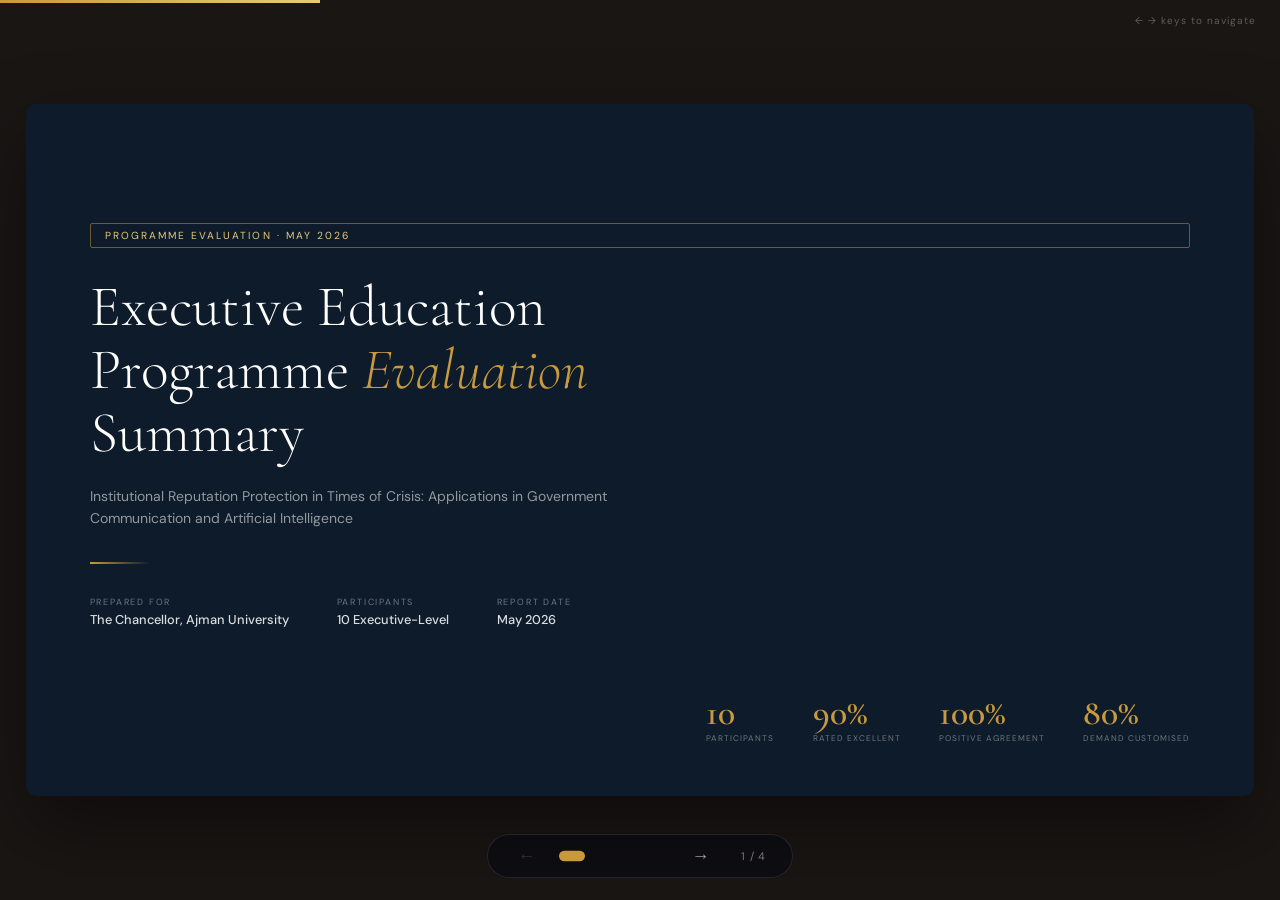
<file: AU_ExecEd_Presentation.html>
<!DOCTYPE html>
<html lang="en">
<head>
<meta charset="UTF-8">
<meta name="viewport" content="width=device-width, initial-scale=1.0">
<title>AU Executive Education — Programme Evaluation Summary</title>
<link href="https://fonts.googleapis.com/css2?family=Cormorant+Garamond:ital,wght@0,300;0,400;0,600;1,300;1,400&family=DM+Sans:wght@300;400;500;600&display=swap" rel="stylesheet">
<style>
*,*::before,*::after{box-sizing:border-box;margin:0;padding:0}

:root{
  --navy:#0d1b2a;
  --navy2:#1e3a5f;
  --gold:#c9993e;
  --gold-light:#e8c97a;
  --cream:#faf7f2;
  --light:#f0ece6;
  --warm:#6b6560;
  --text:#1a1614;
}

html,body{
  width:100%;height:100%;
  font-family:'DM Sans',sans-serif;
  background:#1a1614;
  overflow:hidden;
}

/* ── DECK WRAPPER ── */
.deck{
  width:100vw;height:100vh;
  display:flex;align-items:center;justify-content:center;
  position:relative;
}

/* ── SLIDES ── */
.slide{
  position:absolute;
  width:min(1280px,96vw);
  aspect-ratio:16/9;
  background:#fff;
  border-radius:10px;
  overflow:hidden;
  display:flex;flex-direction:column;
  opacity:0;
  transform:translateX(60px);
  transition:opacity .45s ease, transform .45s ease;
  pointer-events:none;
  box-shadow:0 32px 80px rgba(0,0,0,.45);
}
.slide.active{
  opacity:1;transform:translateX(0);pointer-events:all;
}
.slide.exit-left{
  opacity:0;transform:translateX(-60px);
}

/* cover slide */
.slide-cover{
  background:var(--navy);
  justify-content:space-between;
  padding:clamp(24px,4%,52px) clamp(28px,5%,64px);
}
.cover-top{display:flex;justify-content:flex-end;}
.cover-logo img{height:clamp(32px,4vw,52px);mix-blend-mode:screen;}
.cover-body{flex:1;display:flex;flex-direction:column;justify-content:center;padding:clamp(8px,2%,24px) 0;}
.cover-tag{
  display:inline-block;
  border:1px solid rgba(201,153,62,.5);
  color:var(--gold-light);
  font-size:clamp(8px,0.8vw,11px);letter-spacing:.2em;text-transform:uppercase;
  padding:5px 14px;border-radius:2px;margin-bottom:clamp(16px,2.5vw,28px);
}
.cover-title{
  font-family:'Cormorant Garamond',serif;
  font-size:clamp(28px,4.5vw,62px);font-weight:300;
  color:#fff;line-height:1.1;margin-bottom:clamp(10px,1.5vw,20px);
}
.cover-title em{color:var(--gold);font-style:italic;}
.cover-sub{
  color:rgba(255,255,255,.55);
  font-size:clamp(9px,1.1vw,14px);
  max-width:52ch;line-height:1.6;margin-bottom:clamp(16px,2.5vw,36px);
}
.cover-divider{
  width:60px;height:2px;
  background:linear-gradient(90deg,var(--gold),transparent);
  margin-bottom:clamp(16px,2.5vw,32px);
}
.cover-meta{display:flex;gap:clamp(20px,4vw,48px);}
.cover-meta-label{color:rgba(255,255,255,.4);font-size:clamp(7px,.7vw,10px);letter-spacing:.2em;text-transform:uppercase;margin-bottom:3px;}
.cover-meta-value{color:rgba(255,255,255,.85);font-size:clamp(9px,1vw,13px);font-weight:500;}
.cover-footer{display:flex;justify-content:flex-end;}
.cover-kpis{display:flex;gap:clamp(16px,3vw,40px);}
.cover-kpi-num{
  font-family:'Cormorant Garamond',serif;
  font-size:clamp(20px,2.8vw,38px);color:var(--gold);font-weight:600;line-height:1;
}
.cover-kpi-lbl{color:rgba(255,255,255,.4);font-size:clamp(6px,.65vw,9px);letter-spacing:.12em;text-transform:uppercase;margin-top:3px;}

/* content slides */
.slide-content{flex:1;display:flex;flex-direction:column;}
.slide-header{
  background:var(--navy);
  padding:clamp(12px,2%,22px) clamp(20px,3.5%,40px);
  display:flex;justify-content:space-between;align-items:center;
  border-bottom:3px solid var(--gold);
  flex-shrink:0;
}
.slide-header h2{
  font-family:'Cormorant Garamond',serif;
  font-size:clamp(13px,1.6vw,22px);color:#fff;font-weight:400;margin-bottom:3px;
}
.slide-header p{font-size:clamp(7px,.75vw,11px);color:rgba(255,255,255,.5);letter-spacing:.1em;text-transform:uppercase;}
.slide-logo{color:var(--gold);font-family:'Cormorant Garamond',serif;font-size:clamp(9px,1vw,14px);font-weight:600;letter-spacing:.05em;}
.slide-body{
  flex:1;padding:clamp(14px,2.5%,32px) clamp(20px,3.5%,40px);
  display:flex;flex-direction:column;gap:clamp(10px,1.5%,20px);
  overflow:hidden;
}

/* KPIs */
.slide-kpis{
  display:grid;grid-template-columns:repeat(4,1fr);
  gap:clamp(6px,1%,14px);flex-shrink:0;
}
.slide-kpi{
  background:var(--light);border-radius:6px;
  padding:clamp(8px,1.2%,18px) clamp(6px,1%,14px);text-align:center;
}
.slide-kpi .num{
  font-family:'Cormorant Garamond',serif;
  font-size:clamp(20px,3vw,40px);font-weight:600;color:var(--navy);line-height:1;
}
.slide-kpi .num span{color:var(--gold);font-size:clamp(13px,1.8vw,26px);}
.slide-kpi .lbl{font-size:clamp(7px,.8vw,11px);color:var(--warm);margin-top:4px;line-height:1.3;}

/* two-col */
.slide-two-col{display:grid;grid-template-columns:1fr 1fr;gap:clamp(14px,2.5%,28px);flex:1;min-height:0;}
.slide-col-title{font-size:clamp(7px,.75vw,11px);letter-spacing:.15em;text-transform:uppercase;color:var(--gold);margin-bottom:clamp(6px,1%,12px);font-weight:600;}

/* bars */
.demand-bar{margin-bottom:clamp(5px,.8%,10px);}
.demand-bar-label{display:flex;justify-content:space-between;font-size:clamp(8px,.85vw,12px);margin-bottom:4px;}
.demand-bar-label span{color:#555;}
.demand-bar-label strong{color:var(--navy);}
.demand-bar-bg{background:var(--light);height:6px;border-radius:999px;overflow:hidden;}
.demand-bar-fill{height:100%;border-radius:999px;background:var(--gold);}

/* insight list */
.insight-list{list-style:none;overflow:auto;}
.insight-list li{
  padding:clamp(5px,.8%,9px) 0 clamp(5px,.8%,9px) 18px;
  border-bottom:1px solid var(--light);
  font-size:clamp(8px,.9vw,13px);color:#333;position:relative;line-height:1.5;
}
.insight-list li::before{content:'→';position:absolute;left:0;color:var(--gold);font-weight:700;}
.insight-list li:last-child{border-bottom:none;}

/* rec list */
.slide-rec-list{list-style:none;}
.slide-rec-item{
  display:flex;gap:clamp(8px,1.2%,14px);
  padding:clamp(6px,1%,11px) 0;
  border-bottom:1px solid var(--light);
}
.slide-rec-item:last-child{border-bottom:none;}
.slide-rec-num{
  font-family:'Cormorant Garamond',serif;
  font-size:clamp(16px,2vw,24px);color:var(--gold);font-weight:600;
  line-height:1;min-width:20px;flex-shrink:0;padding-top:1px;
}
.slide-rec-text h5{font-size:clamp(8px,.9vw,13px);font-weight:600;color:var(--navy);margin-bottom:2px;}
.slide-rec-text p{font-size:clamp(7px,.75vw,11px);color:var(--warm);margin:0;}
.slide-intro{font-size:clamp(8px,.85vw,13px);color:var(--warm);margin-bottom:clamp(6px,1%,14px);flex-shrink:0;}

/* ── NAV ── */
.nav{
  position:fixed;bottom:clamp(14px,2.5vh,28px);left:50%;transform:translateX(-50%);
  display:flex;align-items:center;gap:16px;
  background:rgba(10,12,18,.82);backdrop-filter:blur(8px);
  border:1px solid rgba(255,255,255,.1);
  border-radius:999px;padding:8px 20px;
  z-index:100;
}
.nav button{
  background:none;border:none;cursor:pointer;
  color:rgba(255,255,255,.6);font-size:18px;
  padding:4px 10px;border-radius:4px;
  transition:color .2s,background .2s;
  line-height:1;
}
.nav button:hover{color:#fff;background:rgba(255,255,255,.1);}
.nav button:disabled{opacity:.25;cursor:default;}
.nav-dots{display:flex;gap:8px;align-items:center;}
.nav-dot{
  width:8px;height:8px;border-radius:50%;
  background:rgba(255,255,255,.3);cursor:pointer;
  border:none;padding:0;transition:background .25s,transform .25s;
}
.nav-dot.on{background:var(--gold);transform:scale(1.3);}
.slide-counter{color:rgba(255,255,255,.45);font-size:11px;letter-spacing:.08em;font-family:'DM Sans',sans-serif;min-width:36px;text-align:center;}

/* ── PROGRESS ── */
.progress{
  position:fixed;top:0;left:0;height:3px;
  background:linear-gradient(90deg,var(--gold),var(--gold-light));
  transition:width .4s ease;z-index:200;
}

/* keyboard hint */
.hint{
  position:fixed;top:clamp(10px,1.5vh,18px);right:clamp(14px,2vw,24px);
  color:rgba(255,255,255,.3);font-size:10px;letter-spacing:.1em;
  font-family:'DM Sans',sans-serif;
}
</style>
</head>
<body>

<div class="progress" id="progress"></div>
<div class="hint">← → keys to navigate</div>

<div class="deck" id="deck">

  <!-- ══ COVER ══ -->
  <div class="slide slide-cover active" data-slide="0">
    <div class="cover-body">
      <span class="cover-tag">Programme Evaluation · May 2026</span>
      <h1 class="cover-title">
        Executive Education<br>
        Programme <em>Evaluation</em><br>
        Summary
      </h1>
      <p class="cover-sub">
        Institutional Reputation Protection in Times of Crisis: Applications in Government Communication and Artificial Intelligence
      </p>
      <div class="cover-divider"></div>
      <div class="cover-meta">
        <div>
          <div class="cover-meta-label">Prepared For</div>
          <div class="cover-meta-value">The Chancellor, Ajman University</div>
        </div>
        <div>
          <div class="cover-meta-label">Participants</div>
          <div class="cover-meta-value">10 Executive-Level</div>
        </div>
        <div>
          <div class="cover-meta-label">Report Date</div>
          <div class="cover-meta-value">May 2026</div>
        </div>
      </div>
    </div>
    <div class="cover-footer">
      <div class="cover-kpis">
        <div class="cover-kpi">
          <div class="cover-kpi-num">10</div>
          <div class="cover-kpi-lbl">Participants</div>
        </div>
        <div class="cover-kpi">
          <div class="cover-kpi-num">90%</div>
          <div class="cover-kpi-lbl">Rated Excellent</div>
        </div>
        <div class="cover-kpi">
          <div class="cover-kpi-num">100%</div>
          <div class="cover-kpi-lbl">Positive Agreement</div>
        </div>
        <div class="cover-kpi">
          <div class="cover-kpi-num">80%</div>
          <div class="cover-kpi-lbl">Demand Customised</div>
        </div>
      </div>
    </div>
  </div>

  <!-- ══ SLIDE 1 ══ -->
  <div class="slide slide-content" data-slide="1">
    <div class="slide-header">
      <div>
        <h2>Slide 1 — Participant Feedback at a Glance</h2>
        <p>AU Executive Education · Programme Evaluation</p>
      </div>
      <div class="slide-logo">Ajman University</div>
    </div>
    <div class="slide-body">
      <div class="slide-kpis">
        <div class="slide-kpi"><div class="num">10</div><div class="lbl">Executive-Level Participants</div></div>
        <div class="slide-kpi"><div class="num">90<span>%</span></div><div class="lbl">Rated Programme "Excellent"</div></div>
        <div class="slide-kpi"><div class="num">100<span>%</span></div><div class="lbl">Positive on All 9 Satisfaction Items</div></div>
        <div class="slide-kpi"><div class="num">90<span>%</span></div><div class="lbl">Intent to Strengthen Communication–Leadership Integration</div></div>
      </div>
      <div class="slide-two-col">
        <div>
          <div class="slide-col-title">Strongest Satisfaction Indicators</div>
          <div class="demand-bar"><div class="demand-bar-label"><span>Interactive Knowledge Exchange</span><strong>90% SA</strong></div><div class="demand-bar-bg"><div class="demand-bar-fill" style="width:90%"></div></div></div>
          <div class="demand-bar"><div class="demand-bar-label"><span>Topic Relevance to Real Challenges</span><strong>90% SA</strong></div><div class="demand-bar-bg"><div class="demand-bar-fill" style="width:90%"></div></div></div>
          <div class="demand-bar"><div class="demand-bar-label"><span>Space for Reflection &amp; Exchange</span><strong>90% SA</strong></div><div class="demand-bar-bg"><div class="demand-bar-fill" style="width:90%"></div></div></div>
          <div class="demand-bar"><div class="demand-bar-label"><span>Facilitator Credibility &amp; Expertise</span><strong>80% SA</strong></div><div class="demand-bar-bg"><div class="demand-bar-fill" style="width:80%"></div></div></div>
          <div class="demand-bar"><div class="demand-bar-label"><span>Conceptual–Practical Balance</span><strong>80% SA</strong></div><div class="demand-bar-bg"><div class="demand-bar-fill" style="width:80%"></div></div></div>
        </div>
        <div>
          <div class="slide-col-title">Headline Takeaway</div>
          <ul class="insight-list">
            <li>Not a single participant expressed neutral or negative sentiment on any programme quality dimension across all 9 rating items</li>
            <li>AI in Reputation &amp; Crisis Management was selected as a valued element by all respondents — the only unanimous selection in the survey</li>
            <li>Post-programme application intent is high: 80–90% confirmed high or very high likelihood of applying tools and opening institutional discussions</li>
            <li>The first AU Executive Education programme validated both the content domain and the delivery model</li>
          </ul>
        </div>
      </div>
    </div>
  </div>

  <!-- ══ SLIDE 2 ══ -->
  <div class="slide slide-content" data-slide="2">
    <div class="slide-header">
      <div>
        <h2>Slide 2 — What the Feedback Suggests</h2>
        <p>AU Executive Education · Programme Evaluation</p>
      </div>
      <div class="slide-logo">Ajman University</div>
    </div>
    <div class="slide-body">
      <div class="slide-kpis">
        <div class="slide-kpi"><div class="num">80<span>%</span></div><div class="lbl">Confirmed Definite Demand for Customised Programmes</div></div>
        <div class="slide-kpi"><div class="num">20<span>%</span></div><div class="lbl">Probable Demand (Total: 100% demand signal)</div></div>
        <div class="slide-kpi"><div class="num">9<span style="font-size:clamp(12px,1.5vw,20px)">/10</span></div><div class="lbl">Requested Customised or Closed Sessions</div></div>
        <div class="slide-kpi"><div class="num">7<span style="font-size:clamp(12px,1.5vw,20px)">/10</span></div><div class="lbl">Want AI &amp; Decision-Making as a Future Programme</div></div>
      </div>
      <div class="slide-two-col">
        <div>
          <div class="slide-col-title">Participant Priority Topics for Future Programmes</div>
          <ul class="insight-list">
            <li>Crisis decision-making under pressure</li>
            <li>AI for government indicator analysis &amp; strategic communication</li>
            <li>Geopolitical crisis management</li>
            <li>Smart media monitoring &amp; crisis simulation</li>
            <li>Combating misinformation during operational crises</li>
            <li>Cybersecurity threats to institutional reputation</li>
            <li>Official spokesperson readiness</li>
          </ul>
        </div>
        <div>
          <div class="slide-col-title">Demand for Future Executive Formats</div>
          <div class="demand-bar"><div class="demand-bar-label"><span>Customised Org Programmes</span><strong>9/10</strong></div><div class="demand-bar-bg"><div class="demand-bar-fill" style="width:90%"></div></div></div>
          <div class="demand-bar"><div class="demand-bar-label"><span>Advanced Specialised Programmes</span><strong>8/10</strong></div><div class="demand-bar-bg"><div class="demand-bar-fill" style="width:80%"></div></div></div>
          <div class="demand-bar"><div class="demand-bar-label"><span>AI &amp; Decision-Making Programmes</span><strong>7/10</strong></div><div class="demand-bar-bg"><div class="demand-bar-fill" style="width:70%"></div></div></div>
          <div class="demand-bar"><div class="demand-bar-label"><span>Closed Executive Sessions</span><strong>6/10</strong></div><div class="demand-bar-bg"><div class="demand-bar-fill" style="width:60%"></div></div></div>
          <div class="demand-bar"><div class="demand-bar-label"><span>Communities of Practice</span><strong>6/10</strong></div><div class="demand-bar-bg"><div class="demand-bar-fill" style="width:60%"></div></div></div>
          <div class="demand-bar"><div class="demand-bar-label"><span>Applied Labs &amp; Case Studies</span><strong>4/10</strong></div><div class="demand-bar-bg"><div class="demand-bar-fill" style="width:40%"></div></div></div>
        </div>
      </div>
    </div>
  </div>

  <!-- ══ SLIDE 3 ══ -->
  <div class="slide slide-content" data-slide="3">
    <div class="slide-header">
      <div>
        <h2>Slide 3 — Areas Worth Exploring Further</h2>
        <p>AU Executive Education · Strategic Action Plan</p>
      </div>
      <div class="slide-logo">Ajman University</div>
    </div>
    <div class="slide-body">
      <p class="slide-intro">Based on participant feedback, the following areas emerged as directions worth exploring for AU's future Executive Education work.</p>
      <div class="slide-two-col">
        <ul class="slide-rec-list">
          <li class="slide-rec-item">
            <span class="slide-rec-num">1</span>
            <div class="slide-rec-text">
              <h5>Design an Advanced 2–3 Day Programme</h5>
              <p>Deepen simulation, add government-sector cases, expand AI content</p>
            </div>
          </li>
          <li class="slide-rec-item">
            <span class="slide-rec-num">2</span>
            <div class="slide-rec-text">
              <h5>Explore Follow-Up Engagement with Participating Institutions</h5>
              <p>8 respondents confirmed organisational demand — initiate formal outreach</p>
            </div>
          </li>
          <li class="slide-rec-item">
            <span class="slide-rec-num">3</span>
            <div class="slide-rec-text">
              <h5>Participant Feedback Indicates Interest in More Applied, Simulation-Based Formats</h5>
              <p>Immersive, applied learning formats were among the most requested</p>
            </div>
          </li>
        </ul>
        <ul class="slide-rec-list">
          <li class="slide-rec-item">
            <span class="slide-rec-num">4</span>
            <div class="slide-rec-text">
              <h5>Build an Executive Resource Hub</h5>
              <p>Curated AI tools, frameworks, and case studies; sustains alumni engagement</p>
            </div>
          </li>
          <li class="slide-rec-item">
            <span class="slide-rec-num">5</span>
            <div class="slide-rec-text">
              <h5>Explore Certificate / Diploma Accreditation</h5>
              <p>Participant demand evidenced; formal credential elevates programme value</p>
            </div>
          </li>
          <li class="slide-rec-item">
            <span class="slide-rec-num">6</span>
            <div class="slide-rec-text">
              <h5>The Feedback Provides a Positive Narrative for Future Executive Education Communication</h5>
              <p>Survey findings support partnership conversations and future programme planning</p>
            </div>
          </li>
        </ul>
      </div>
    </div>
  </div>

</div><!-- /deck -->

<!-- ── NAV ── -->
<div class="nav">
  <button id="prev" onclick="go(-1)" disabled>&#8592;</button>
  <div class="nav-dots" id="dots"></div>
  <button id="next" onclick="go(1)">&#8594;</button>
  <span class="slide-counter" id="counter">1 / 4</span>
</div>

<script>
const slides = document.querySelectorAll('.slide');
const total = slides.length;
let cur = 0;

const dotsEl = document.getElementById('dots');
const counter = document.getElementById('counter');
const progress = document.getElementById('progress');
const prevBtn = document.getElementById('prev');
const nextBtn = document.getElementById('next');

// Build dots
slides.forEach((_,i) => {
  const d = document.createElement('button');
  d.className = 'nav-dot' + (i===0?' on':'');
  d.onclick = () => goTo(i);
  dotsEl.appendChild(d);
});

function goTo(n) {
  if (n === cur) return;
  slides[cur].classList.remove('active');
  slides[cur].classList.add('exit-left');
  setTimeout(() => slides[cur < n ? cur : n+1]?.classList.remove('exit-left'), 450);

  // clean up old exit
  slides.forEach(s => { if(s !== slides[n]) { setTimeout(()=>s.classList.remove('exit-left'),460); } });

  cur = n;
  slides[cur].classList.remove('exit-left');
  slides[cur].classList.add('active');

  // update UI
  dotsEl.querySelectorAll('.nav-dot').forEach((d,i) => d.classList.toggle('on', i===cur));
  counter.textContent = (cur+1) + ' / ' + total;
  progress.style.width = ((cur+1)/total*100) + '%';
  prevBtn.disabled = cur === 0;
  nextBtn.disabled = cur === total-1;
}

function go(dir) { goTo(Math.max(0, Math.min(total-1, cur+dir))); }

document.addEventListener('keydown', e => {
  if (e.key==='ArrowRight'||e.key==='ArrowDown'||e.key===' ') go(1);
  if (e.key==='ArrowLeft'||e.key==='ArrowUp') go(-1);
});

// init progress
progress.style.width = (1/total*100) + '%';
</script>
</body>
</html>
</file>
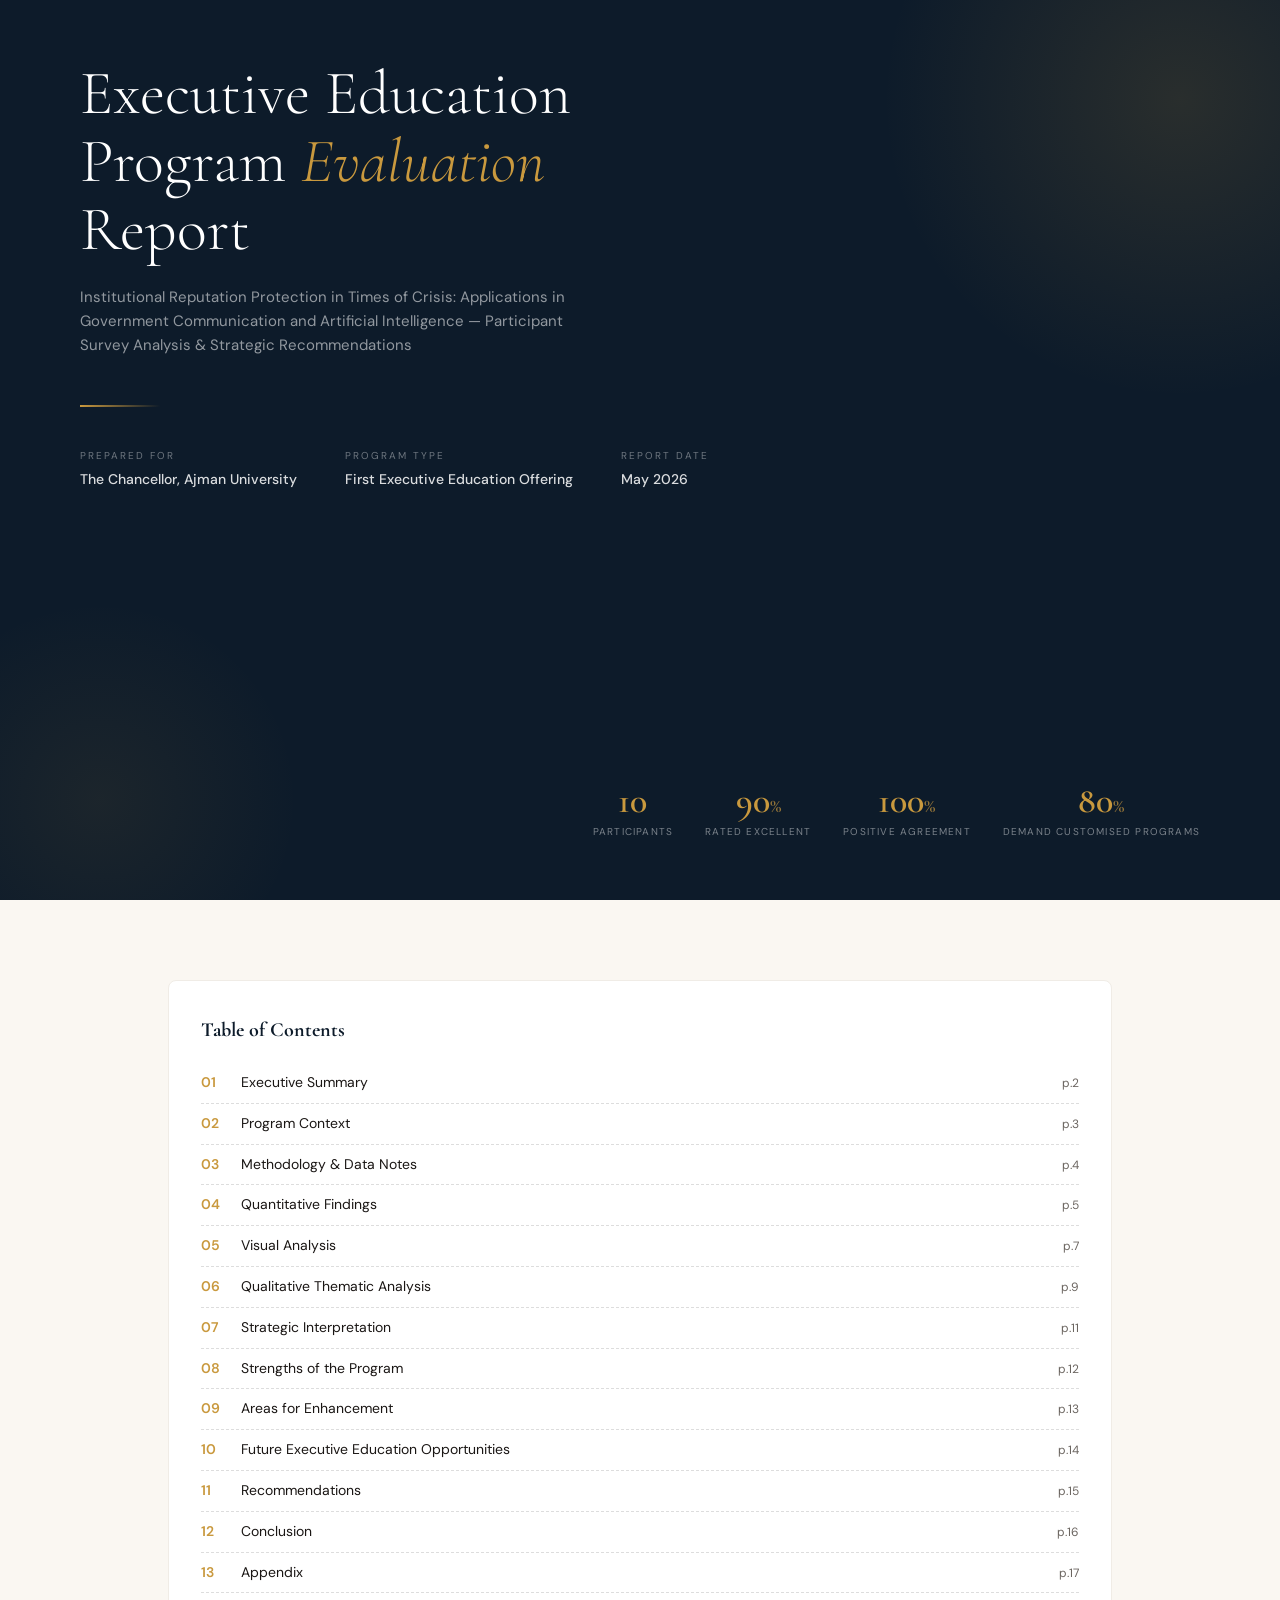
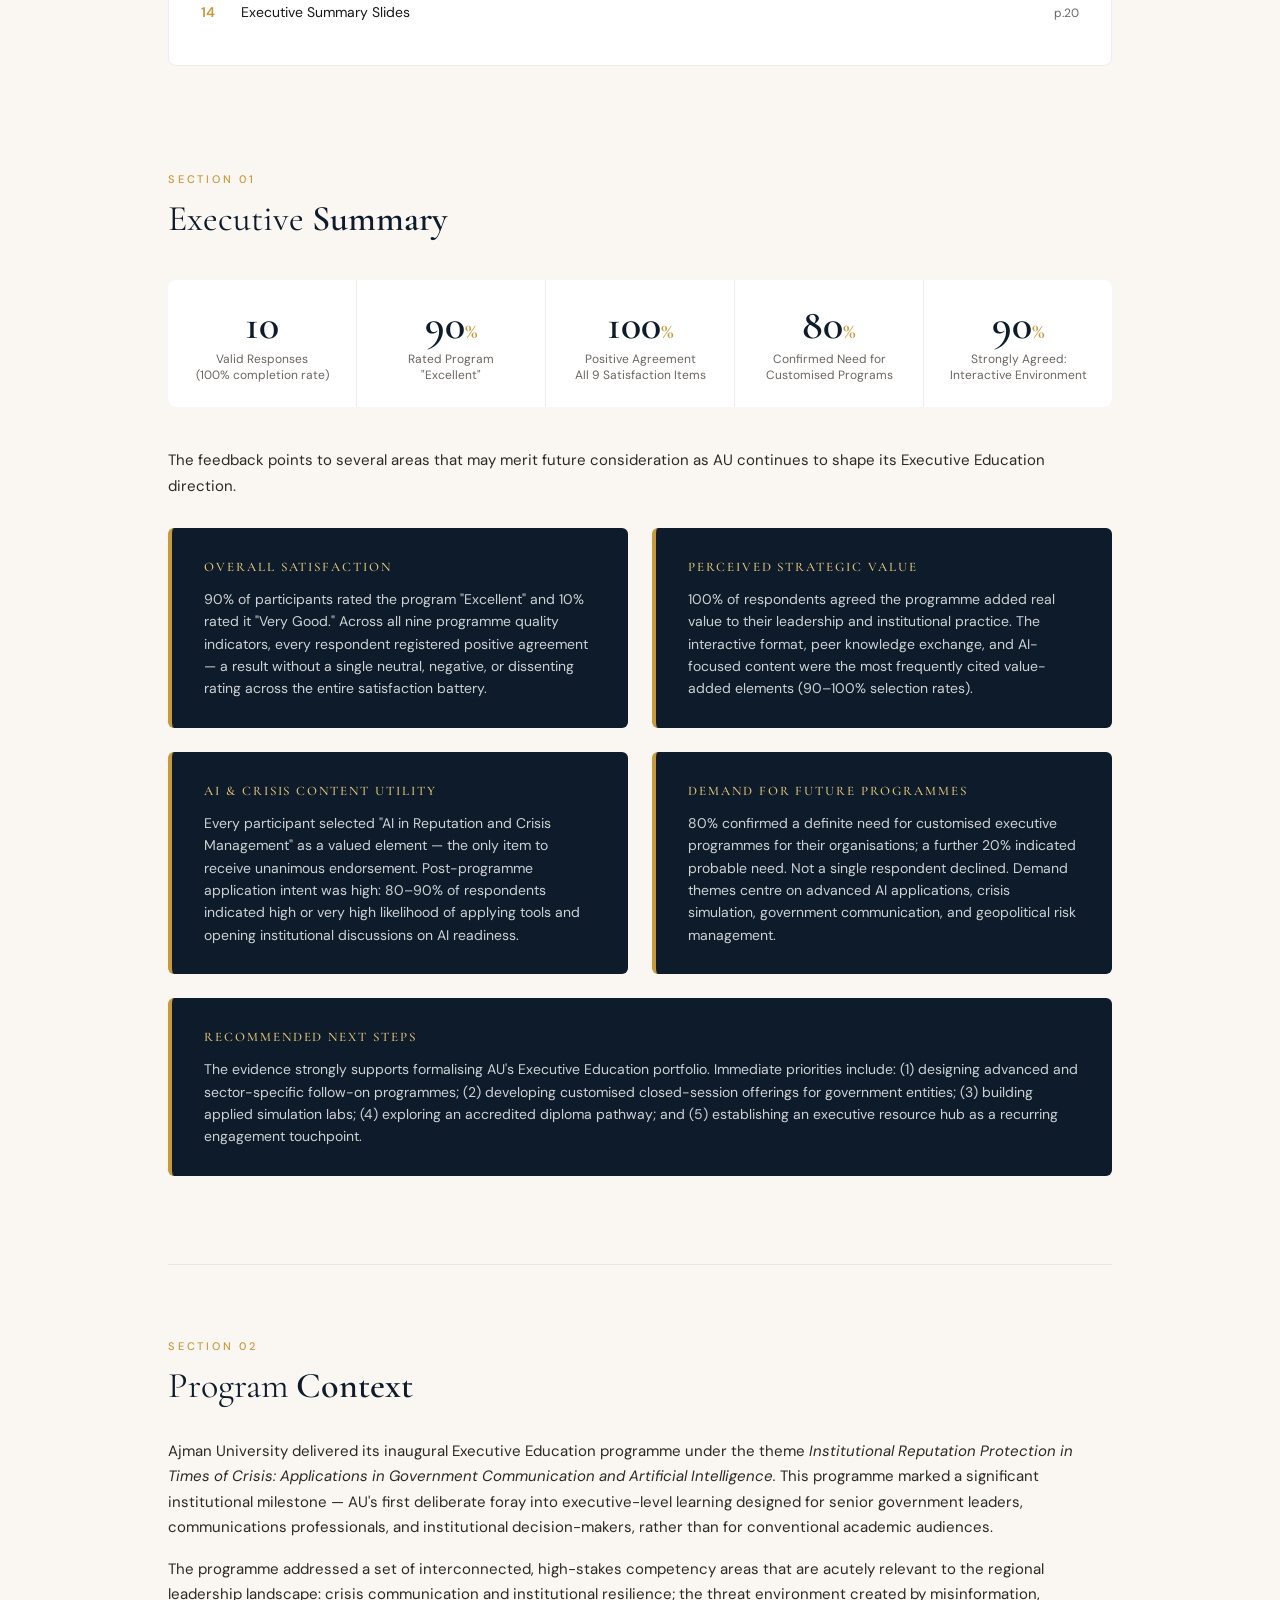
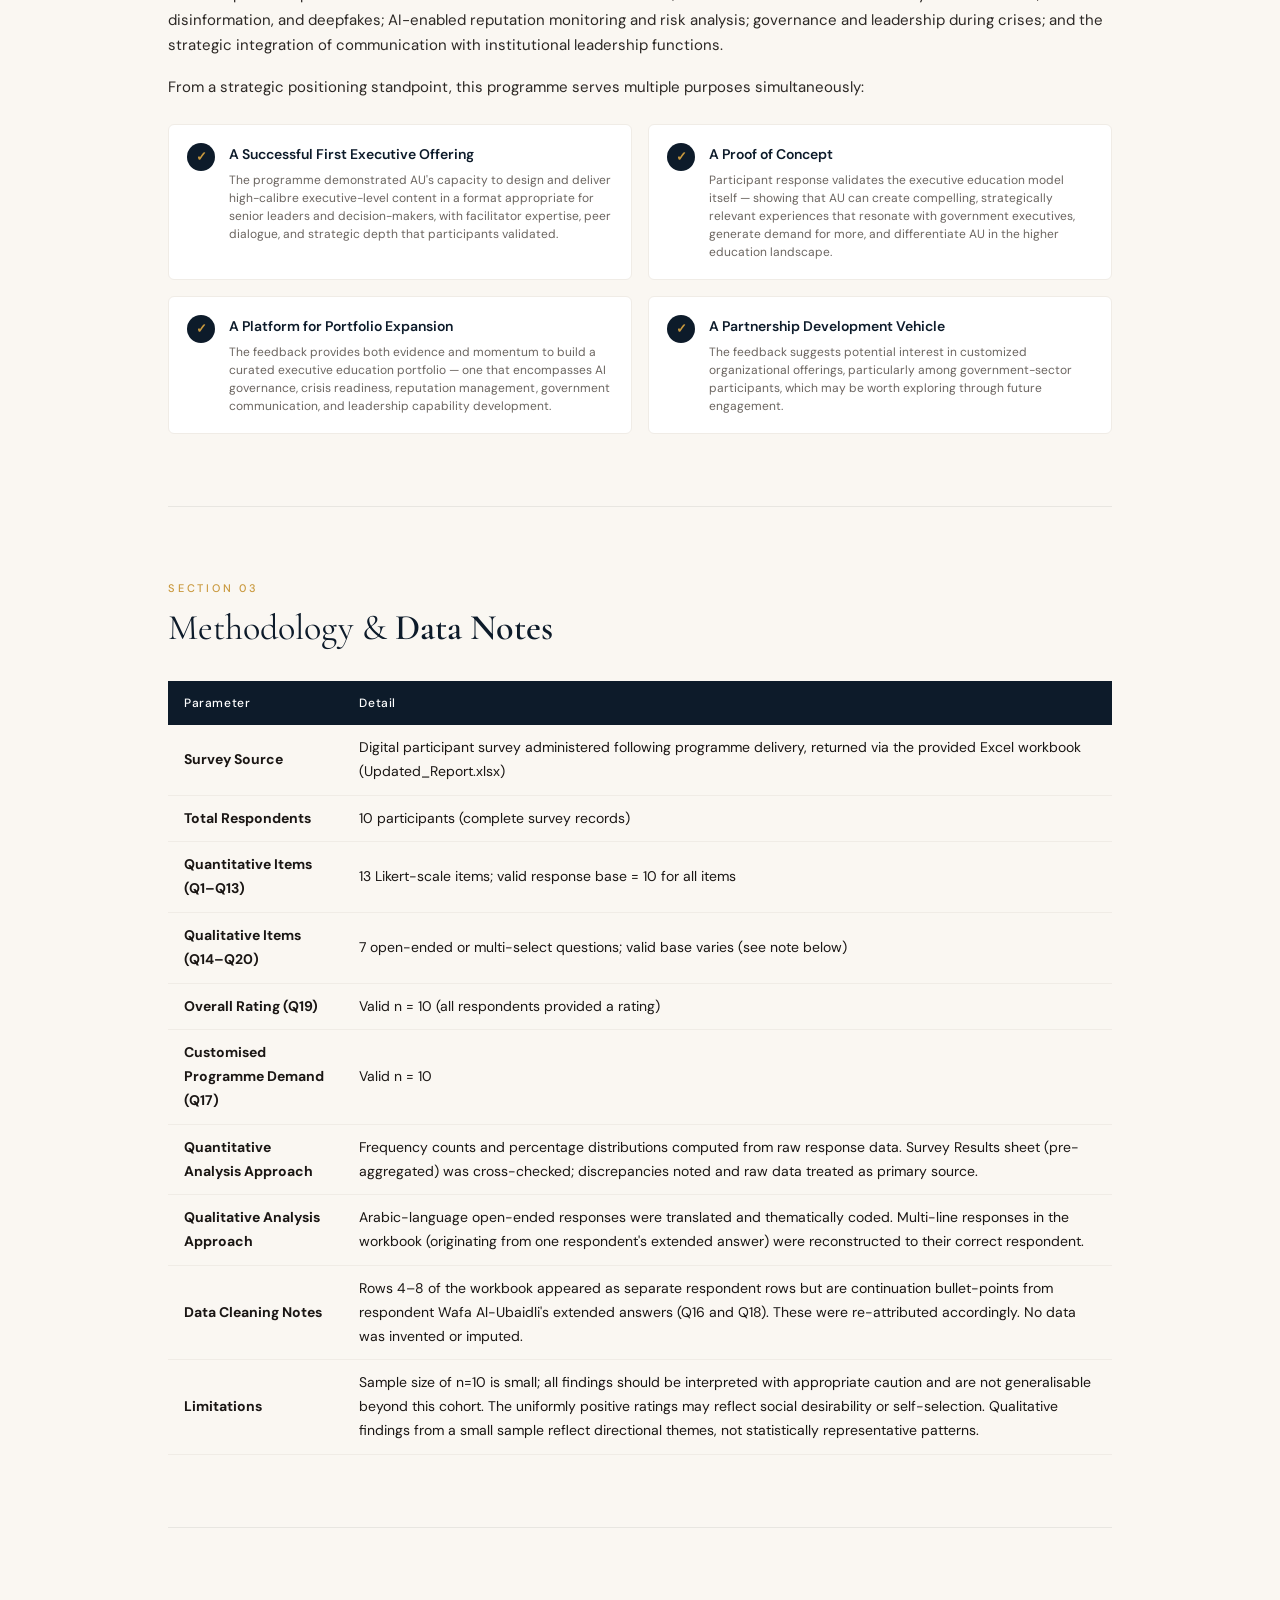
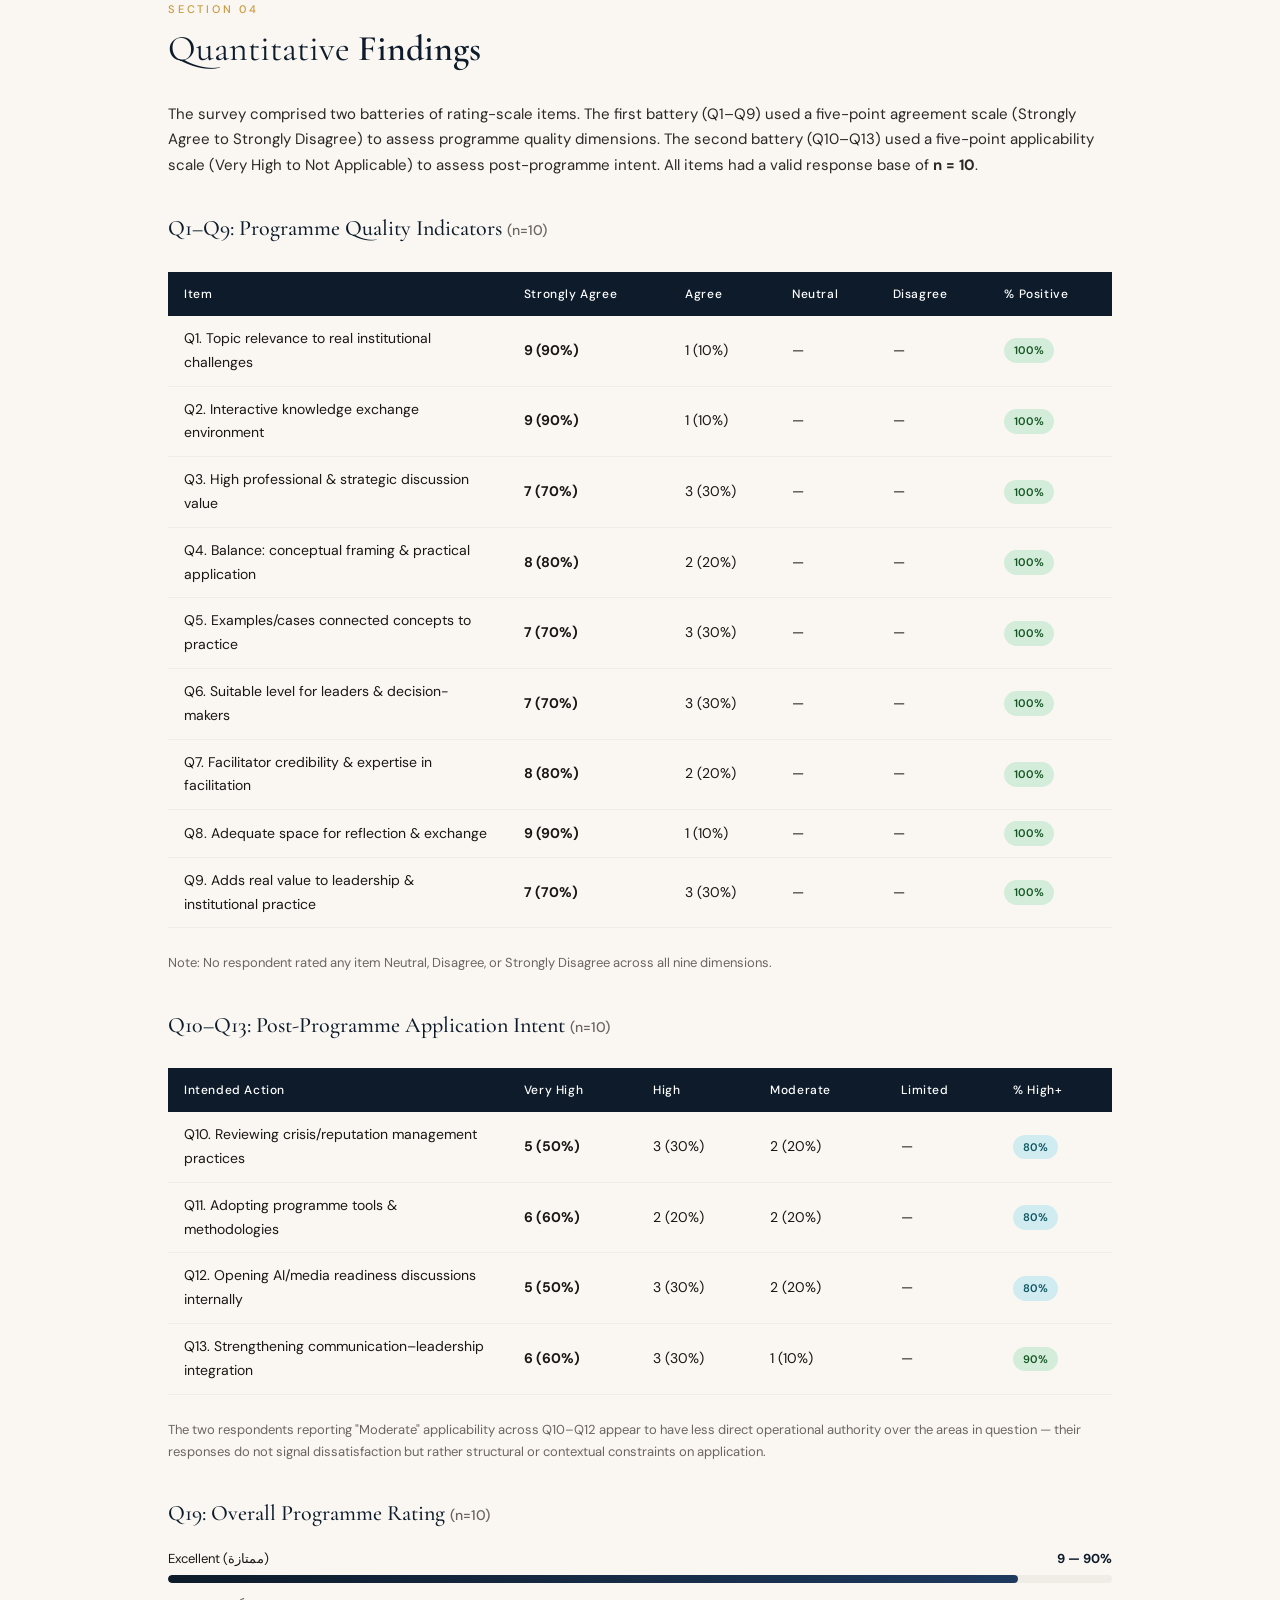
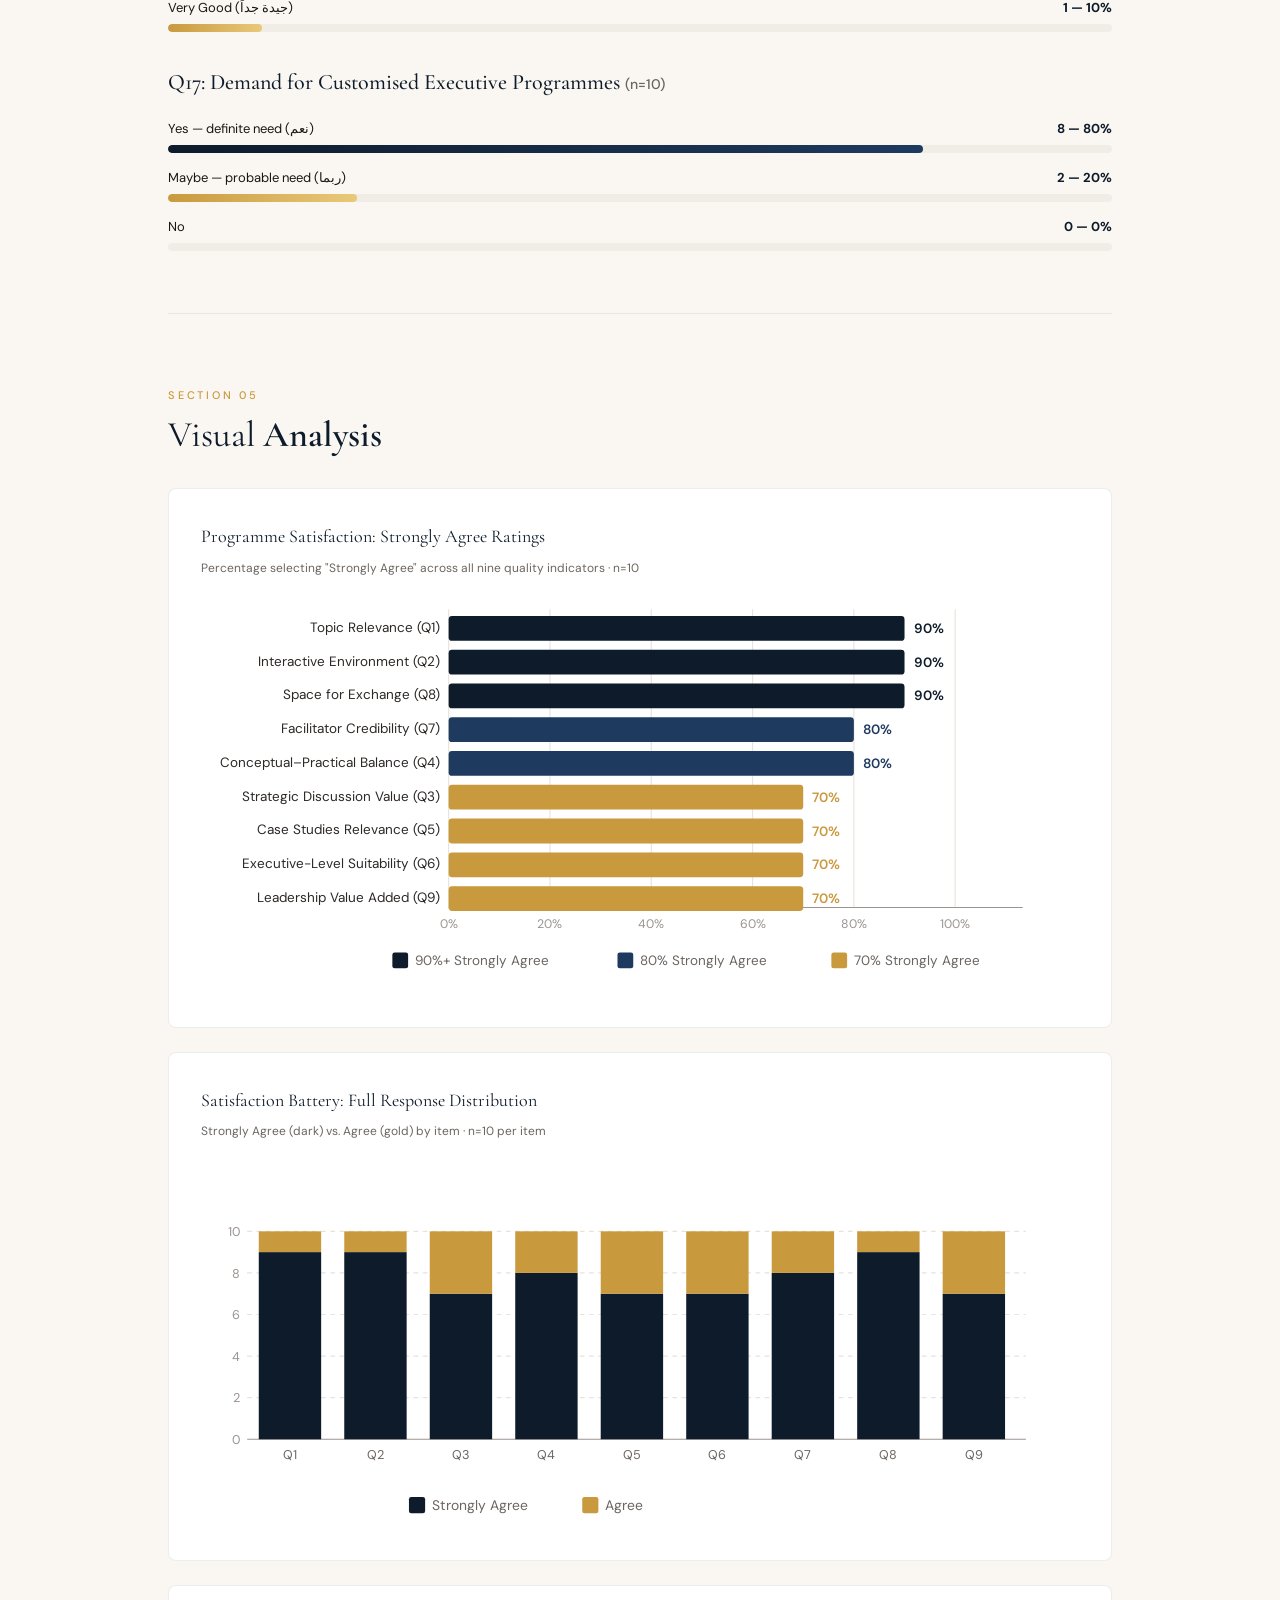
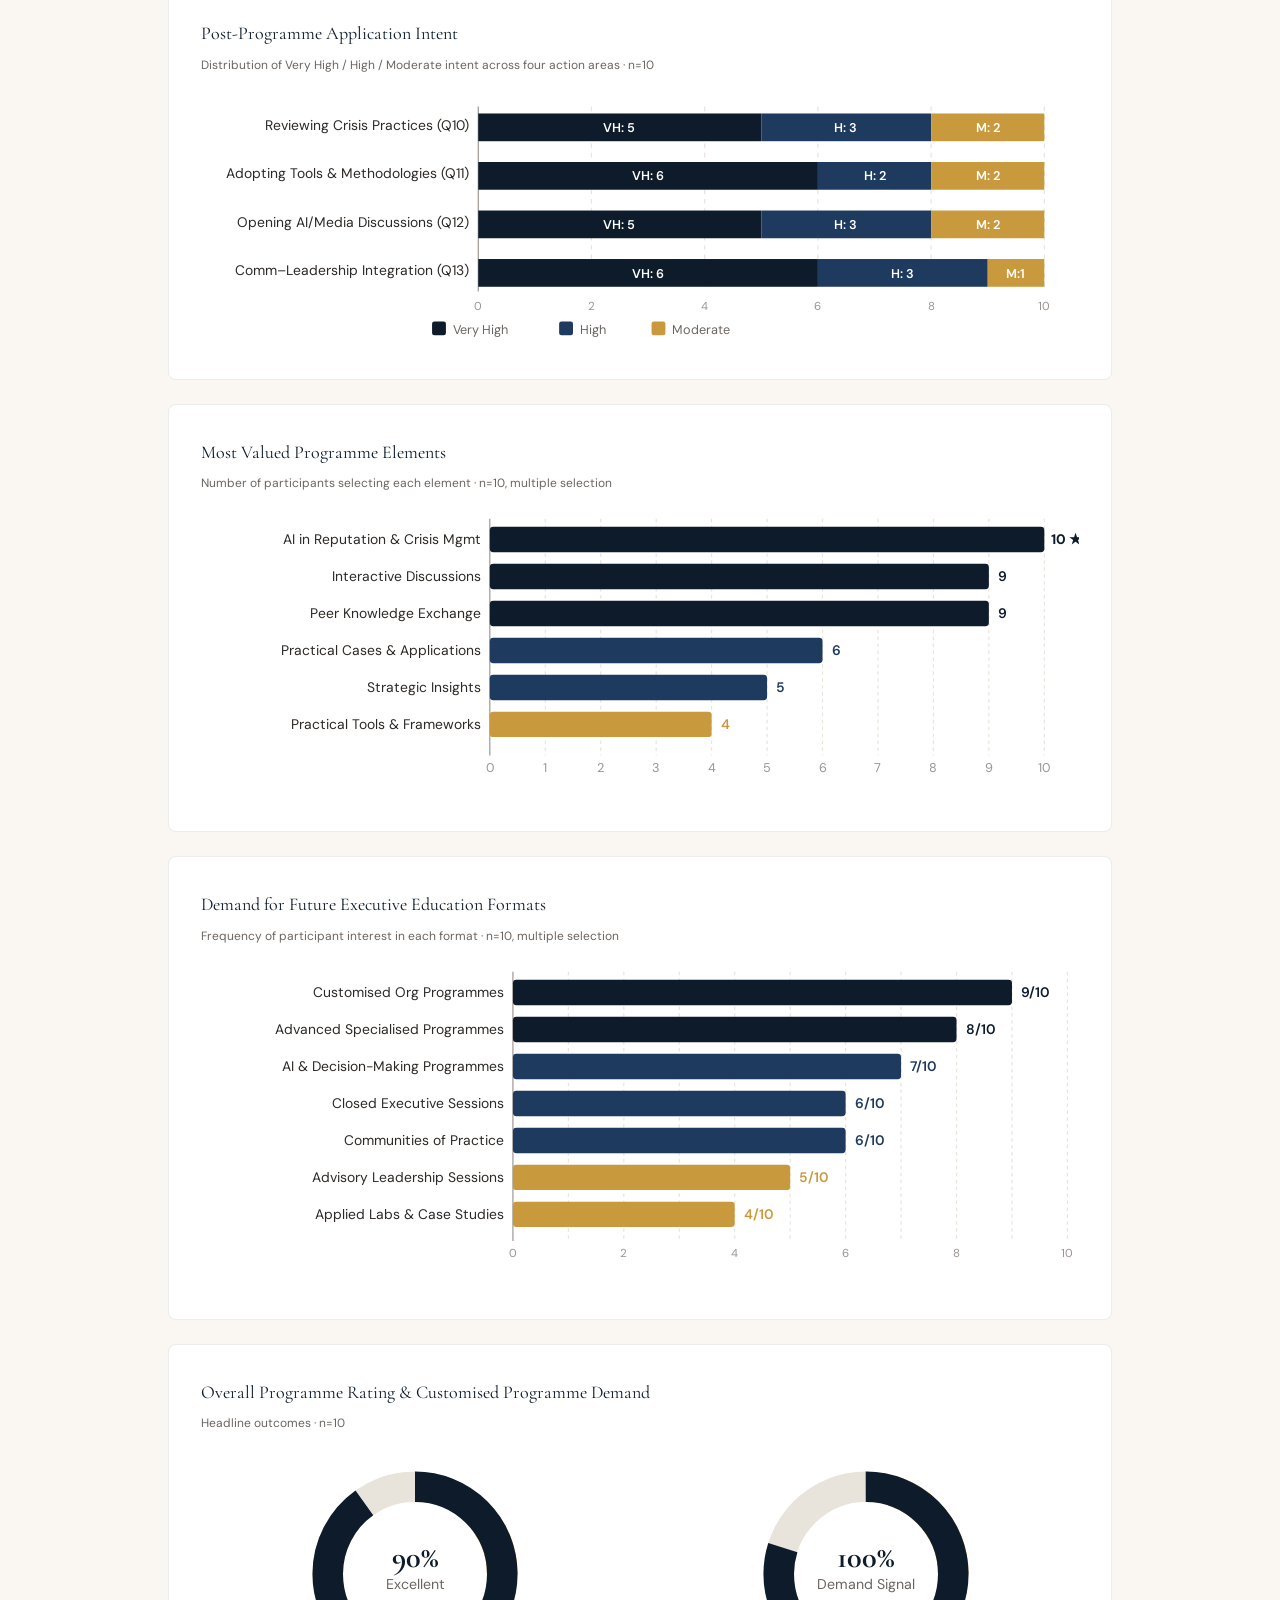
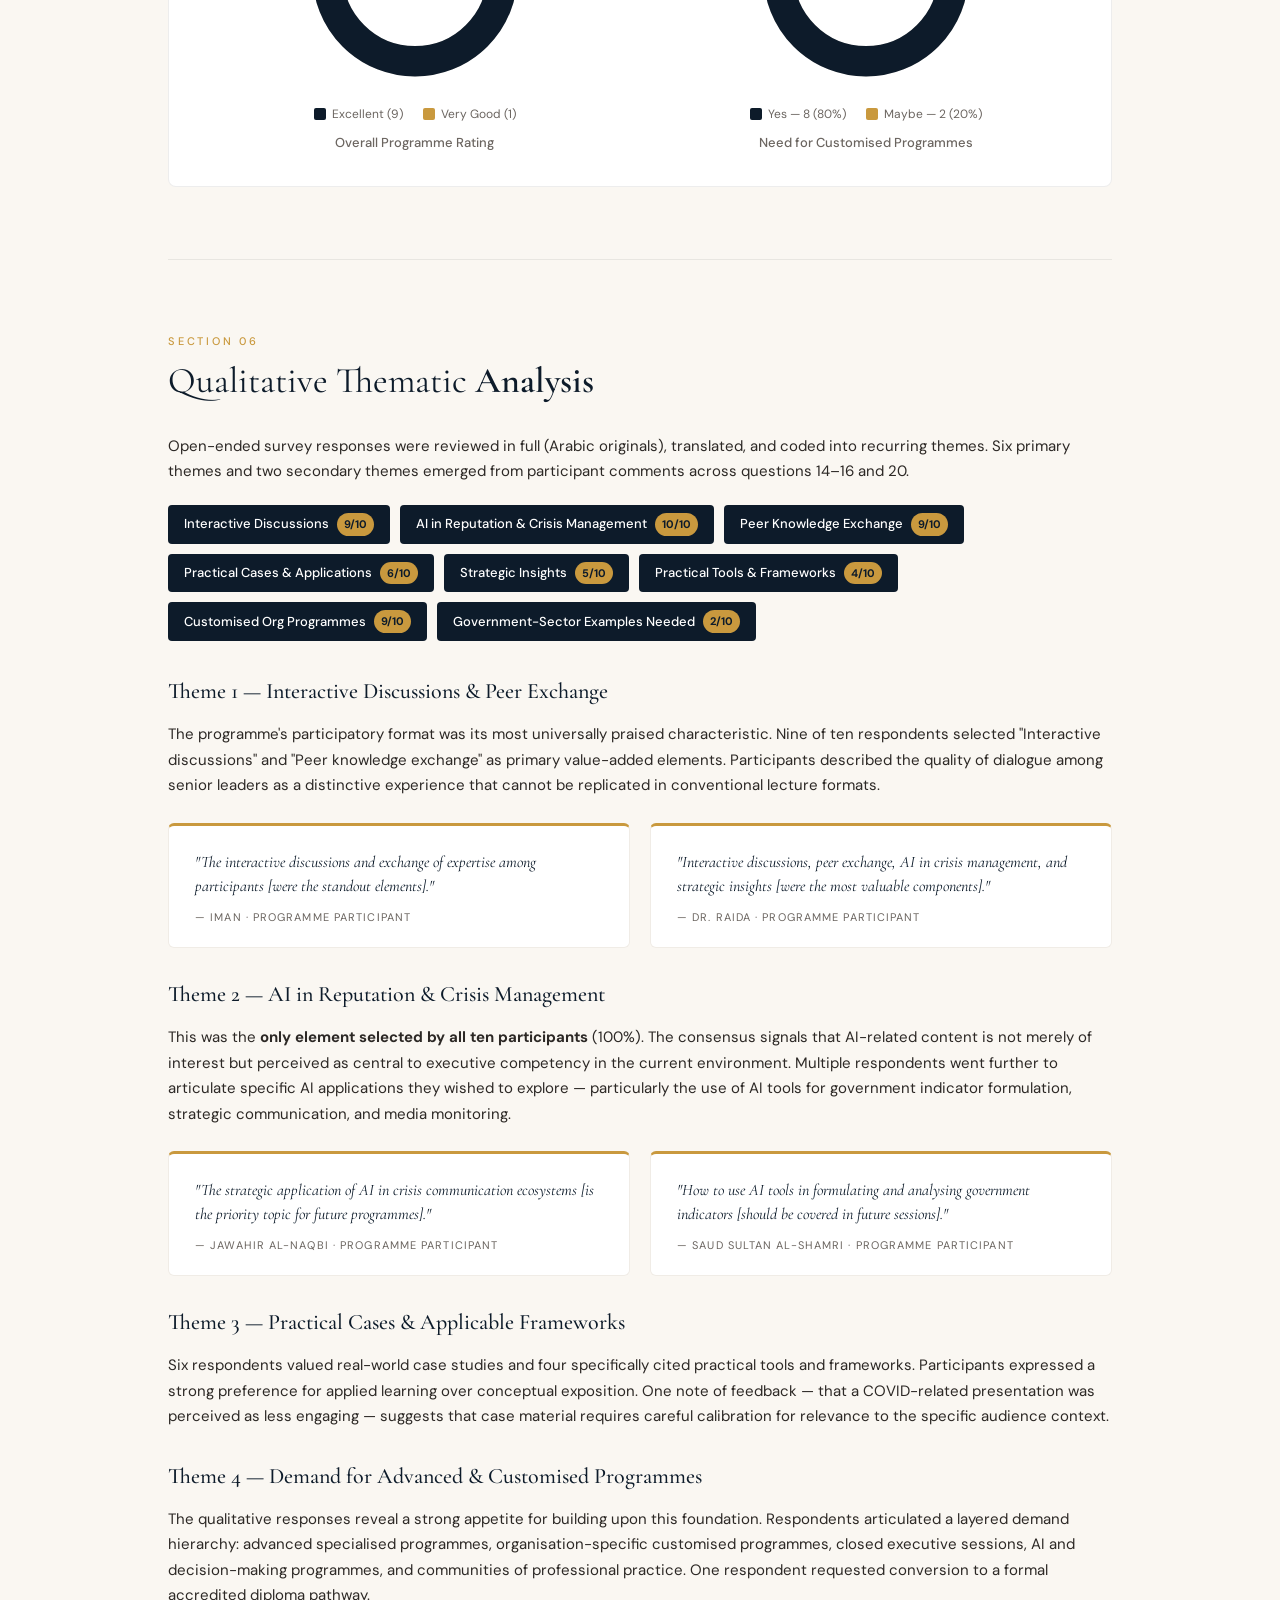
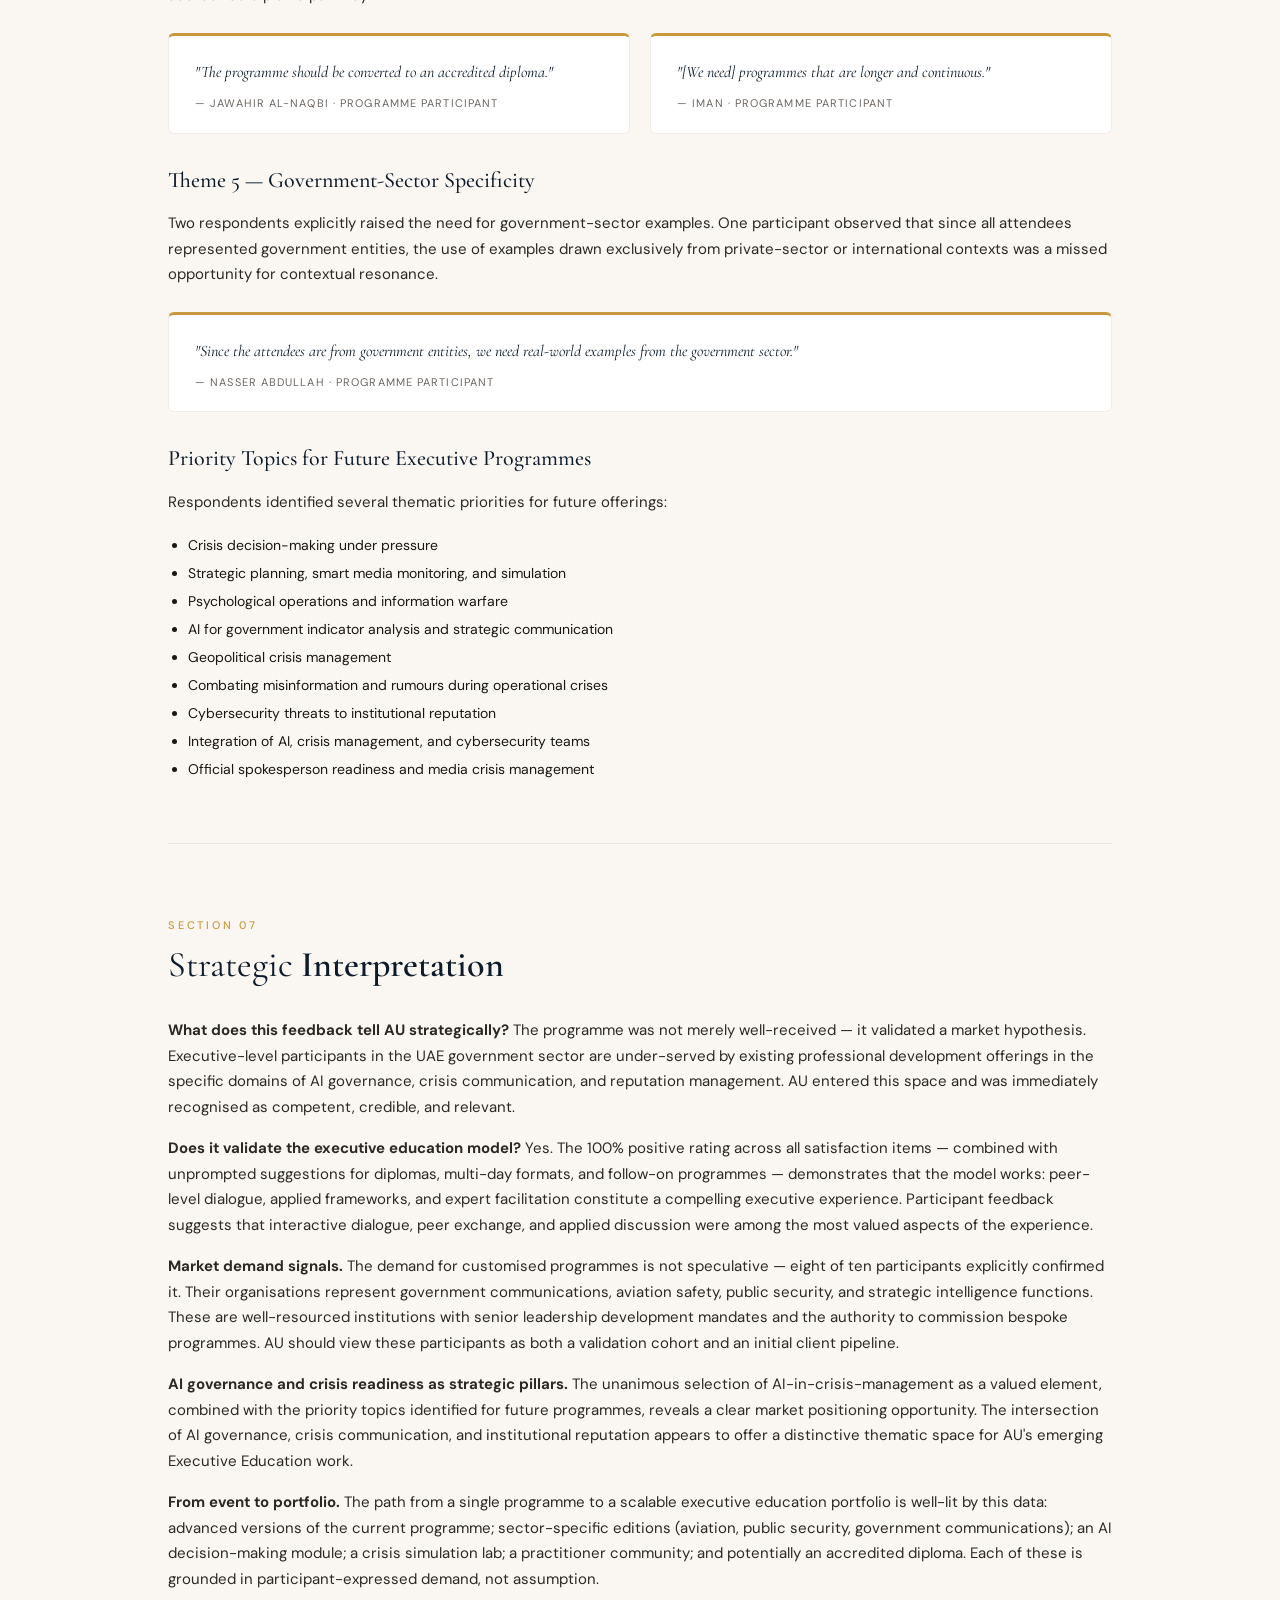
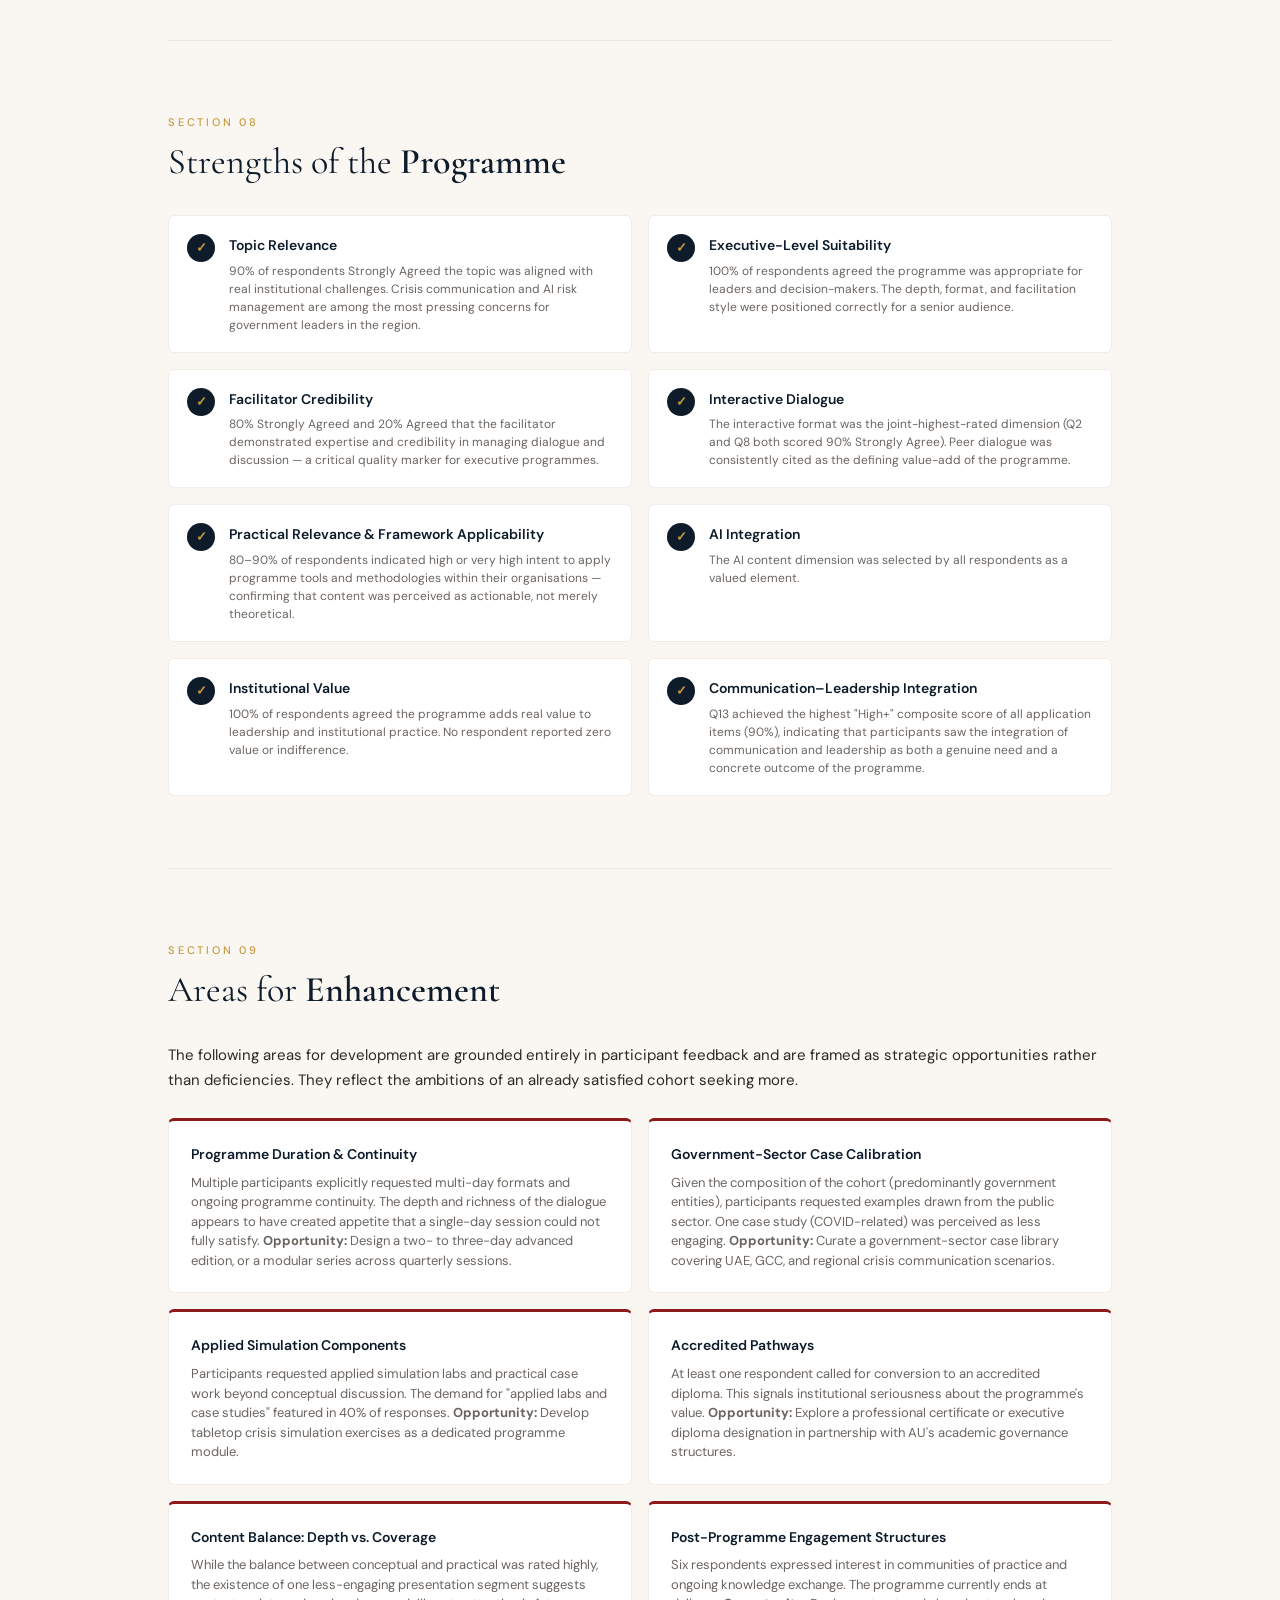
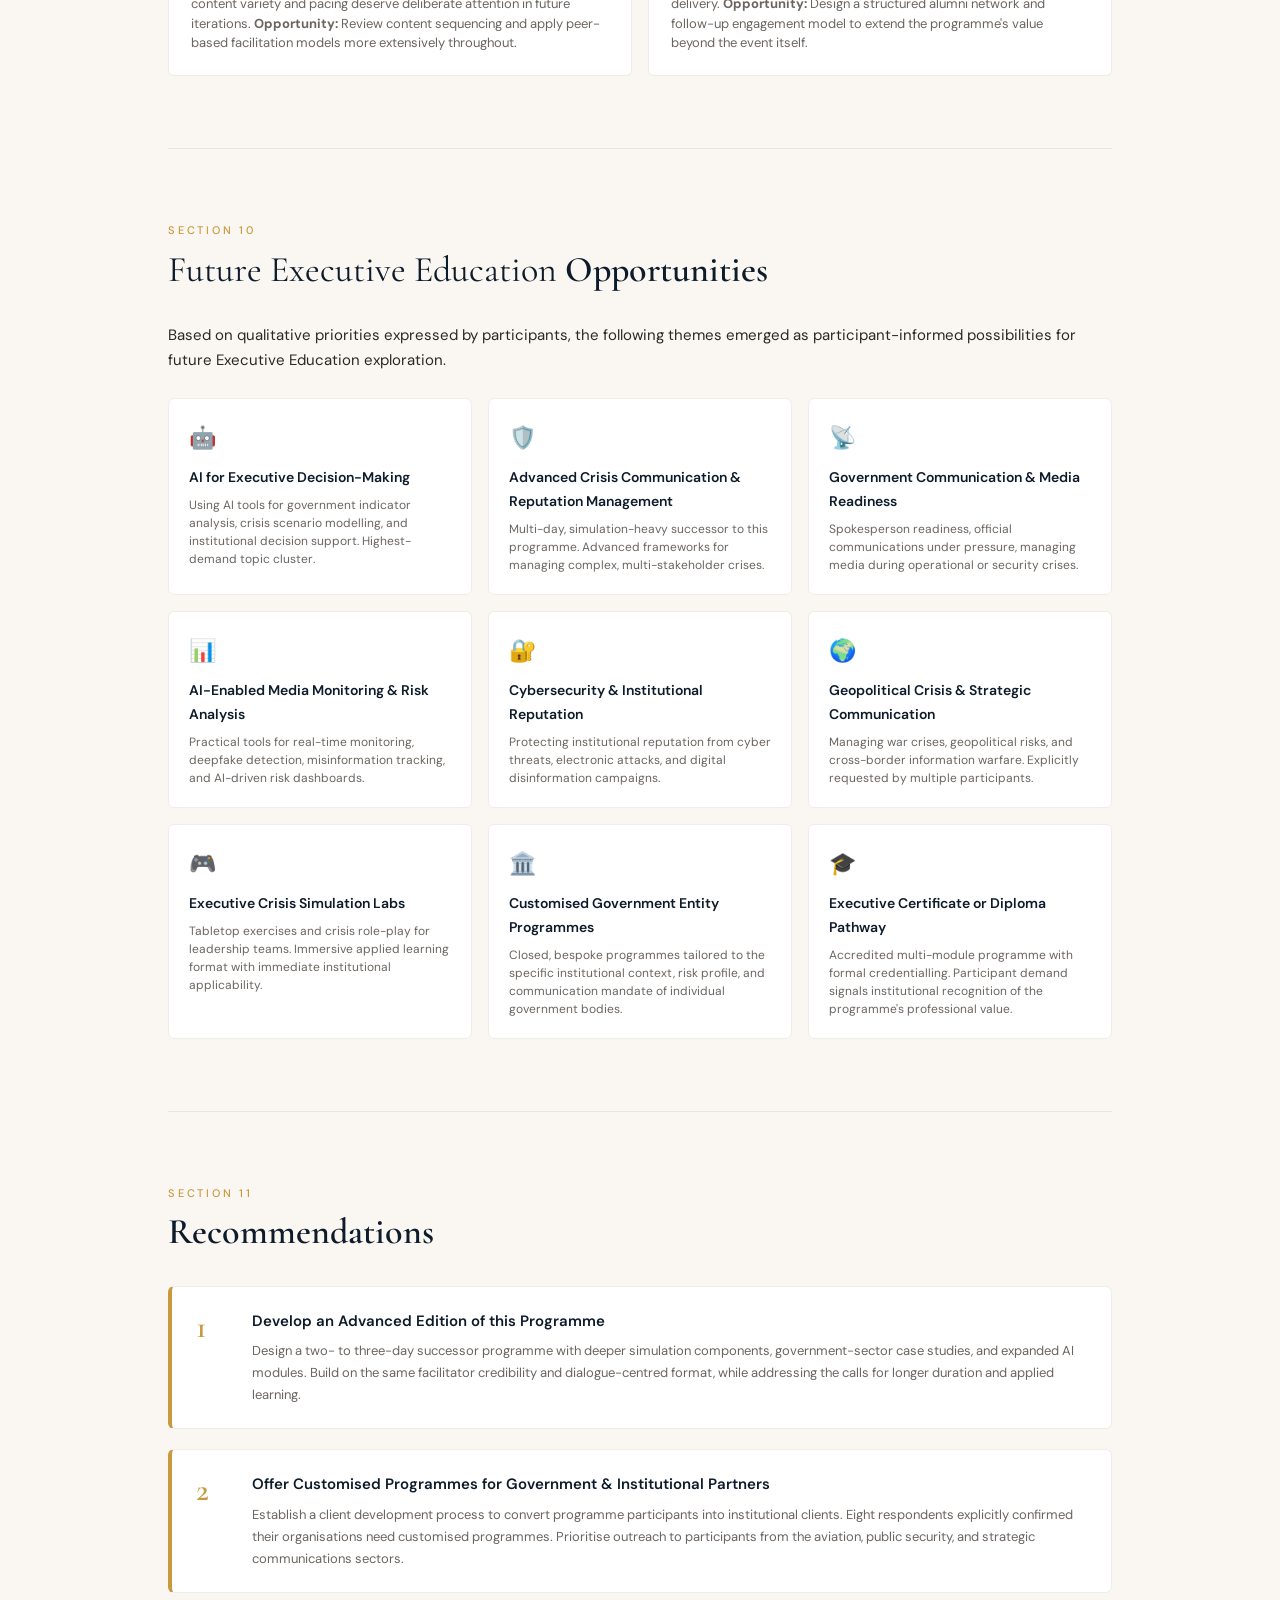
<file: AU_Executive_Education_Report.html>
<!DOCTYPE html>
<html lang="en">
<head>
<meta charset="UTF-8">
<meta name="viewport" content="width=device-width, initial-scale=1.0">
<title>AU Executive Education — Program Evaluation Report</title>
<link href="https://fonts.googleapis.com/css2?family=Cormorant+Garamond:ital,wght@0,300;0,400;0,500;0,600;0,700;1,300;1,400&family=DM+Sans:wght@300;400;500;600&display=swap" rel="stylesheet">

<style>
:root {
  --navy: #0d1b2a;
  --gold: #c9993e;
  --gold-light: #e8c97a;
  --cream: #faf7f2;
  --warm-gray: #6b6560;
  --light-gray: #f0ece6;
  --text: #1a1614;
  --accent: #8b1a1a;
}

*, *::before, *::after { box-sizing: border-box; margin: 0; padding: 0; }

body {
  font-family: 'DM Sans', sans-serif;
  background: var(--cream);
  color: var(--text);
  font-size: 15px;
  line-height: 1.7;
}

/* COVER PAGE */
.cover {
  background: var(--navy);
  min-height: 100vh;
  display: flex;
  flex-direction: column;
  justify-content: space-between;
  padding: 60px 80px;
  position: relative;
  overflow: hidden;
  page-break-after: always;
}
.cover::before {
  content: '';
  position: absolute;
  top: -200px; right: -200px;
  width: 600px; height: 600px;
  border-radius: 50%;
  background: radial-gradient(circle, rgba(201,153,62,0.15) 0%, transparent 70%);
}
.cover::after {
  content: '';
  position: absolute;
  bottom: -100px; left: -100px;
  width: 400px; height: 400px;
  border-radius: 50%;
  background: radial-gradient(circle, rgba(201,153,62,0.08) 0%, transparent 70%);
}
.cover-logo {
  display: flex;
  align-items: center;
  gap: 16px;
}
.cover-logo-mark {
  width: 48px; height: 48px;
  border: 2px solid var(--gold);
  border-radius: 4px;
  display: flex; align-items: center; justify-content: center;
  font-family: 'Cormorant Garamond', serif;
  font-size: 22px; color: var(--gold); font-weight: 700;
}
.cover-logo-text { color: rgba(255,255,255,0.7); font-size: 13px; letter-spacing: 0.12em; text-transform: uppercase; }

.cover-main { z-index: 1; }
.cover-tag {
  display: inline-block;
  border: 1px solid rgba(201,153,62,0.5);
  color: var(--gold-light);
  font-size: 11px; letter-spacing: 0.2em;
  text-transform: uppercase;
  padding: 6px 16px;
  border-radius: 2px;
  margin-bottom: 32px;
}
.cover-title {
  font-family: 'Cormorant Garamond', serif;
  font-size: 62px; font-weight: 300;
  color: #fff;
  line-height: 1.1;
  margin-bottom: 20px;
}
.cover-title em { color: var(--gold); font-style: italic; }
.cover-subtitle {
  color: rgba(255,255,255,0.55);
  font-size: 15px;
  max-width: 520px;
  line-height: 1.6;
  margin-bottom: 48px;
}
.cover-divider {
  width: 80px; height: 2px;
  background: linear-gradient(90deg, var(--gold), transparent);
  margin-bottom: 40px;
}
.cover-meta {
  display: flex; gap: 48px;
}
.cover-meta-item {}
.cover-meta-label { color: rgba(255,255,255,0.4); font-size: 10px; letter-spacing: 0.2em; text-transform: uppercase; margin-bottom: 4px; }
.cover-meta-value { color: rgba(255,255,255,0.85); font-size: 14px; font-weight: 500; }

.cover-footer {
  display: flex; justify-content: space-between; align-items: flex-end;
  z-index: 1;
}
.cover-footer-note { color: rgba(255,255,255,0.3); font-size: 11px; }
.cover-kpi-row { display: flex; gap: 32px; }
.cover-kpi { text-align: center; }
.cover-kpi-num { font-family: 'Cormorant Garamond', serif; font-size: 36px; color: var(--gold); font-weight: 600; line-height: 1; }
.cover-kpi-lbl { color: rgba(255,255,255,0.45); font-size: 10px; letter-spacing: 0.12em; text-transform: uppercase; margin-top: 4px; }

/* CONTENT */
.container { max-width: 1040px; margin: 0 auto; padding: 0 48px; }

/* SECTION HEADERS */
.section {
  padding: 72px 0 48px;
  border-bottom: 1px solid rgba(0,0,0,0.07);
}
.section:last-child { border-bottom: none; }

.section-number {
  font-size: 11px; letter-spacing: 0.25em; text-transform: uppercase;
  color: var(--gold); margin-bottom: 8px; font-weight: 500;
}
.section-title {
  font-family: 'Cormorant Garamond', serif;
  font-size: 36px; font-weight: 400;
  color: var(--navy);
  margin-bottom: 32px;
  line-height: 1.2;
}
.section-title strong { font-weight: 600; }

/* EXECUTIVE SUMMARY */
.exec-summary-grid {
  display: grid; grid-template-columns: 1fr 1fr;
  gap: 24px; margin-bottom: 40px;
}
.exec-summary-card {
  background: var(--navy);
  color: #fff;
  padding: 28px 32px;
  border-radius: 6px;
  border-left: 4px solid var(--gold);
}
.exec-summary-card h4 {
  font-family: 'Cormorant Garamond', serif;
  font-size: 13px; letter-spacing: 0.15em; text-transform: uppercase;
  color: var(--gold-light); margin-bottom: 10px; font-weight: 500;
}
.exec-summary-card p { font-size: 14px; line-height: 1.6; color: rgba(255,255,255,0.8); }

.exec-summary-card.full { grid-column: 1 / -1; }

/* KPI STRIP */
.kpi-strip {
  display: grid; grid-template-columns: repeat(5, 1fr);
  gap: 1px; background: var(--light-gray);
  margin: 40px 0;
  border-radius: 8px; overflow: hidden;
}
.kpi-box {
  background: #fff;
  padding: 24px 20px; text-align: center;
}
.kpi-box-num {
  font-family: 'Cormorant Garamond', serif;
  font-size: 42px; font-weight: 600;
  color: var(--navy); line-height: 1;
}
.kpi-box-num span { color: var(--gold); }
.kpi-box-lbl { font-size: 12px; color: var(--warm-gray); margin-top: 6px; line-height: 1.3; }

/* PROSE */
p { margin-bottom: 16px; color: #2c2825; }
p:last-child { margin-bottom: 0; }

/* DATA TABLES */
.data-table {
  width: 100%; border-collapse: collapse;
  margin: 24px 0; font-size: 14px;
}
.data-table th {
  background: var(--navy); color: #fff;
  padding: 12px 16px; text-align: left;
  font-weight: 500; font-size: 12px; letter-spacing: 0.05em;
}
.data-table td {
  padding: 11px 16px; border-bottom: 1px solid var(--light-gray);
  vertical-align: middle;
}
.data-table tr:nth-child(even) td { background: var(--cream); }
.data-table tr:hover td { background: #f5f0e8; }

/* PROGRESS BARS */
.progress-row { margin-bottom: 14px; }
.progress-label { display: flex; justify-content: space-between; margin-bottom: 5px; }
.progress-label span { font-size: 13px; }
.progress-label strong { font-size: 13px; color: var(--navy); }
.progress-bar-bg { background: var(--light-gray); border-radius: 999px; height: 8px; overflow: hidden; }
.progress-bar-fill { height: 100%; border-radius: 999px; background: linear-gradient(90deg, var(--navy), #1e3a5f); }
.progress-bar-fill.gold { background: linear-gradient(90deg, var(--gold), var(--gold-light)); }
.progress-bar-fill.accent { background: linear-gradient(90deg, var(--accent), #c44); }

/* CHART WRAPPERS */
.chart-wrap {
  background: #fff; border-radius: 8px;
  padding: 32px; margin: 24px 0;
  border: 1px solid rgba(0,0,0,0.07);
}
.chart-title {
  font-family: 'Cormorant Garamond', serif;
  font-size: 18px; color: var(--navy);
  margin-bottom: 6px;
}
.chart-subtitle { font-size: 12px; color: var(--warm-gray); margin-bottom: 20px; }
canvas { max-width: 100%; }

/* QUOTE BLOCKS */
.quote-grid { display: grid; grid-template-columns: 1fr 1fr; gap: 20px; margin: 24px 0; }
.quote-card {
  background: #fff; border-radius: 6px;
  padding: 24px 26px 20px;
  border-top: 3px solid var(--gold);
  border: 1px solid var(--light-gray);
  border-top: 3px solid var(--gold);
}
.quote-card blockquote {
  font-family: 'Cormorant Garamond', serif;
  font-size: 16px; font-style: italic; line-height: 1.5;
  color: var(--navy); margin-bottom: 10px;
}
.quote-card .attr { font-size: 11px; color: var(--warm-gray); letter-spacing: 0.1em; text-transform: uppercase; }
.quote-card.full { grid-column: 1 / -1; }

/* THEME TAGS */
.theme-cloud { display: flex; flex-wrap: wrap; gap: 10px; margin: 20px 0; }
.theme-tag {
  background: var(--navy); color: #fff;
  padding: 8px 16px; border-radius: 4px;
  font-size: 13px; font-weight: 500;
  display: flex; align-items: center; gap: 8px;
}
.theme-tag .count {
  background: var(--gold); color: var(--navy);
  font-size: 11px; font-weight: 700;
  padding: 2px 7px; border-radius: 999px;
}

/* RECOMMENDATIONS */
.rec-list { counter-reset: recs; margin: 24px 0; }
.rec-item {
  display: flex; gap: 20px; margin-bottom: 20px;
  background: #fff; padding: 22px 24px; border-radius: 6px;
  border: 1px solid var(--light-gray);
  border-left: 4px solid var(--gold);
}
.rec-num {
  font-family: 'Cormorant Garamond', serif;
  font-size: 32px; font-weight: 600; color: var(--gold);
  line-height: 1; min-width: 36px; flex-shrink: 0; padding-top: 2px;
}
.rec-body h4 { font-size: 15px; font-weight: 600; color: var(--navy); margin-bottom: 6px; }
.rec-body p { font-size: 13px; color: var(--warm-gray); margin: 0; }

/* OPPORTUNITY CARDS */
.opp-grid { display: grid; grid-template-columns: 1fr 1fr 1fr; gap: 16px; margin: 24px 0; }
.opp-card {
  background: #fff; border: 1px solid var(--light-gray);
  border-radius: 6px; padding: 20px;
}
.opp-icon { font-size: 22px; margin-bottom: 10px; }
.opp-card h4 { font-size: 14px; font-weight: 600; color: var(--navy); margin-bottom: 6px; }
.opp-card p { font-size: 12px; color: var(--warm-gray); margin: 0; line-height: 1.5; }

/* STRENGTH BADGES */
.strength-grid { display: grid; grid-template-columns: 1fr 1fr; gap: 16px; margin: 24px 0; }
.strength-item {
  display: flex; gap: 14px; align-items: flex-start;
  padding: 18px; background: #fff; border-radius: 6px;
  border: 1px solid var(--light-gray);
}
.strength-check {
  width: 28px; height: 28px; min-width: 28px;
  background: var(--navy); color: var(--gold);
  border-radius: 50%; display: flex; align-items: center; justify-content: center;
  font-size: 13px; font-weight: 700;
}
.strength-item h5 { font-size: 14px; font-weight: 600; color: var(--navy); margin-bottom: 4px; }
.strength-item p { font-size: 12px; color: var(--warm-gray); margin: 0; line-height: 1.5; }

/* ENHANCEMENT CARDS */
.enhancement-grid { display: grid; grid-template-columns: 1fr 1fr; gap: 16px; margin: 24px 0; }
.enhancement-card {
  background: #fff; border: 1px solid var(--light-gray);
  border-radius: 6px; padding: 22px;
  border-top: 3px solid var(--accent);
}
.enhancement-card h4 { font-size: 14px; font-weight: 600; color: var(--navy); margin-bottom: 6px; }
.enhancement-card p { font-size: 13px; color: var(--warm-gray); margin: 0; line-height: 1.5; }

/* SLIDES */
.slides-section { background: var(--navy); padding: 72px 0; }
.slides-section .container {}
.slide {
  background: #fff;
  border-radius: 10px; overflow: hidden;
  margin-bottom: 32px;
  box-shadow: 0 20px 60px rgba(0,0,0,0.25);
}
.slide-header {
  background: var(--navy);
  padding: 28px 40px;
  display: flex; justify-content: space-between; align-items: center;
  border-bottom: 3px solid var(--gold);
}
.slide-header-left h2 {
  font-family: 'Cormorant Garamond', serif;
  font-size: 22px; color: #fff; font-weight: 400; margin-bottom: 4px;
}
.slide-header-left p { font-size: 12px; color: rgba(255,255,255,0.5); letter-spacing: 0.1em; text-transform: uppercase; }
.slide-logo { color: var(--gold); font-family: 'Cormorant Garamond', serif; font-size: 14px; font-weight: 600; letter-spacing: 0.05em; }
.slide-body { padding: 36px 40px; }

.slide-kpis { display: grid; grid-template-columns: repeat(4, 1fr); gap: 16px; margin-bottom: 32px; }
.slide-kpi {
  background: var(--light-gray); border-radius: 6px;
  padding: 20px; text-align: center;
}
.slide-kpi .num {
  font-family: 'Cormorant Garamond', serif;
  font-size: 40px; font-weight: 600;
  color: var(--navy); line-height: 1;
}
.slide-kpi .num span { color: var(--gold); font-size: 26px; }
.slide-kpi .lbl { font-size: 11px; color: var(--warm-gray); margin-top: 4px; line-height: 1.3; }

.slide-two-col { display: grid; grid-template-columns: 1fr 1fr; gap: 28px; }
.slide-col-title { font-size: 12px; letter-spacing: 0.15em; text-transform: uppercase; color: var(--gold); margin-bottom: 14px; font-weight: 600; }

.demand-bar { margin-bottom: 12px; }
.demand-bar-label { display: flex; justify-content: space-between; font-size: 13px; margin-bottom: 5px; }
.demand-bar-label span { color: #555; }
.demand-bar-label strong { color: var(--navy); }
.demand-bar-bg { background: var(--light-gray); height: 7px; border-radius: 999px; overflow: hidden; }
.demand-bar-fill { height: 100%; border-radius: 999px; background: var(--gold); }

.insight-list { list-style: none; }
.insight-list li {
  padding: 10px 0 10px 22px;
  border-bottom: 1px solid var(--light-gray);
  font-size: 13px; color: #333; position: relative; line-height: 1.5;
}
.insight-list li::before {
  content: '→'; position: absolute; left: 0;
  color: var(--gold); font-weight: 700;
}
.insight-list li:last-child { border-bottom: none; }

/* APPENDIX */
.appendix-table {
  width: 100%; border-collapse: collapse; font-size: 13px; margin: 20px 0;
}
.appendix-table th {
  background: var(--light-gray); color: var(--navy);
  padding: 10px 12px; text-align: left; font-weight: 600; font-size: 11px;
  letter-spacing: 0.05em; text-transform: uppercase;
  border-bottom: 2px solid var(--navy);
}
.appendix-table td { padding: 9px 12px; border-bottom: 1px solid #e8e3db; vertical-align: top; }
.appendix-table tr:hover td { background: #faf7f0; }

/* BADGE */
.badge {
  display: inline-block; padding: 3px 10px; border-radius: 999px;
  font-size: 11px; font-weight: 600;
}
.badge-green { background: #d4edda; color: #155724; }
.badge-blue { background: #d1ecf1; color: #0c5460; }
.badge-gold { background: #fef3cd; color: #856404; }

/* PAGE BREAKS */
.page-break { page-break-before: always; padding-top: 40px; }

/* CONCLUSION */
.conclusion-box {
  background: var(--navy);
  color: #fff; border-radius: 8px;
  padding: 48px 52px;
  margin: 32px 0;
  position: relative; overflow: hidden;
}
.conclusion-box::before {
  content: '"';
  font-family: 'Cormorant Garamond', serif;
  font-size: 200px; line-height: 1;
  position: absolute; top: -20px; right: 40px;
  color: rgba(201,153,62,0.12);
}
.conclusion-box h3 {
  font-family: 'Cormorant Garamond', serif;
  font-size: 28px; font-weight: 400; color: var(--gold-light);
  margin-bottom: 20px;
}
.conclusion-box p { color: rgba(255,255,255,0.8); font-size: 15px; line-height: 1.7; margin-bottom: 16px; }
.conclusion-box p:last-child { margin-bottom: 0; color: rgba(255,255,255,0.9); font-weight: 500; }

/* TOC */
.toc { background: #fff; border-radius: 8px; padding: 32px; margin: 32px 0; border: 1px solid var(--light-gray); }
.toc h3 { font-family: 'Cormorant Garamond', serif; font-size: 20px; color: var(--navy); margin-bottom: 16px; }
.toc-item { display: flex; justify-content: space-between; align-items: baseline; padding: 8px 0; border-bottom: 1px dashed #ddd; font-size: 14px; }
.toc-item:last-child { border-bottom: none; }
.toc-num { color: var(--gold); font-weight: 600; min-width: 28px; }
.toc-name { flex: 1; padding: 0 12px; }
.toc-page { color: var(--warm-gray); font-size: 12px; }

/* SLIDE 3 RECS */
.slide-rec-list { list-style: none; }
.slide-rec-item {
  display: flex; gap: 14px; padding: 12px 0;
  border-bottom: 1px solid var(--light-gray);
}
.slide-rec-item:last-child { border-bottom: none; }
.slide-rec-num {
  font-family: 'Cormorant Garamond', serif;
  font-size: 22px; color: var(--gold); font-weight: 600;
  line-height: 1; min-width: 24px;
}
.slide-rec-text h5 { font-size: 13px; font-weight: 600; color: var(--navy); margin-bottom: 2px; }
.slide-rec-text p { font-size: 12px; color: var(--warm-gray); margin: 0; }

/* FOOTER STRIP */
.report-footer {
  background: var(--navy); color: rgba(255,255,255,0.4);
  text-align: center; padding: 20px;
  font-size: 11px; letter-spacing: 0.1em;
}

@media print {
  body { font-size: 13px; }
  .cover { min-height: 100vh; }
  .slides-section { -webkit-print-color-adjust: exact; }
}
</style>
</head>
<body>

<!-- ==================== COVER ==================== -->
<div class="cover">
  

  <div class="cover-main">
    <h1 class="cover-title">
      Executive Education<br>
      Program <em>Evaluation</em><br>
      Report
    </h1>
    <p class="cover-subtitle">
      Institutional Reputation Protection in Times of Crisis: Applications in Government Communication and Artificial Intelligence — Participant Survey Analysis & Strategic Recommendations
    </p>
    <div class="cover-divider"></div>
    <div class="cover-meta">
      <div class="cover-meta-item">
        <div class="cover-meta-label">Prepared For</div>
        <div class="cover-meta-value">The Chancellor, Ajman University</div>
      </div>
      <div class="cover-meta-item">
        <div class="cover-meta-label">Program Type</div>
        <div class="cover-meta-value">First Executive Education Offering</div>
      </div>
      <div class="cover-meta-item">
        <div class="cover-meta-label">Report Date</div>
        <div class="cover-meta-value">May 2026</div>
      </div>
    </div>
  </div>

  <div class="cover-footer">
    <div class="cover-footer-note"></div>
    <div class="cover-kpi-row">
      <div class="cover-kpi">
        <div class="cover-kpi-num">10</div>
        <div class="cover-kpi-lbl">Participants</div>
      </div>
      <div class="cover-kpi">
        <div class="cover-kpi-num">90<span style="font-size:20px;color:rgba(201,153,62,0.7)">%</span></div>
        <div class="cover-kpi-lbl">Rated Excellent</div>
      </div>
      <div class="cover-kpi">
        <div class="cover-kpi-num">100<span style="font-size:20px;color:rgba(201,153,62,0.7)">%</span></div>
        <div class="cover-kpi-lbl">Positive Agreement</div>
      </div>
      <div class="cover-kpi">
        <div class="cover-kpi-num">80<span style="font-size:20px;color:rgba(201,153,62,0.7)">%</span></div>
        <div class="cover-kpi-lbl">Demand Customised Programs</div>
      </div>
    </div>
  </div>
</div>

<!-- ==================== MAIN CONTENT ==================== -->
<div class="container">

  <!-- TOC -->
  <div style="padding-top:48px;">
    <div class="toc">
      <h3>Table of Contents</h3>
      <div class="toc-item"><span class="toc-num">01</span><span class="toc-name">Executive Summary</span><span class="toc-page">p.2</span></div>
      <div class="toc-item"><span class="toc-num">02</span><span class="toc-name">Program Context</span><span class="toc-page">p.3</span></div>
      <div class="toc-item"><span class="toc-num">03</span><span class="toc-name">Methodology & Data Notes</span><span class="toc-page">p.4</span></div>
      <div class="toc-item"><span class="toc-num">04</span><span class="toc-name">Quantitative Findings</span><span class="toc-page">p.5</span></div>
      <div class="toc-item"><span class="toc-num">05</span><span class="toc-name">Visual Analysis</span><span class="toc-page">p.7</span></div>
      <div class="toc-item"><span class="toc-num">06</span><span class="toc-name">Qualitative Thematic Analysis</span><span class="toc-page">p.9</span></div>
      <div class="toc-item"><span class="toc-num">07</span><span class="toc-name">Strategic Interpretation</span><span class="toc-page">p.11</span></div>
      <div class="toc-item"><span class="toc-num">08</span><span class="toc-name">Strengths of the Program</span><span class="toc-page">p.12</span></div>
      <div class="toc-item"><span class="toc-num">09</span><span class="toc-name">Areas for Enhancement</span><span class="toc-page">p.13</span></div>
      <div class="toc-item"><span class="toc-num">10</span><span class="toc-name">Future Executive Education Opportunities</span><span class="toc-page">p.14</span></div>
      <div class="toc-item"><span class="toc-num">11</span><span class="toc-name">Recommendations</span><span class="toc-page">p.15</span></div>
      <div class="toc-item"><span class="toc-num">12</span><span class="toc-name">Conclusion</span><span class="toc-page">p.16</span></div>
      <div class="toc-item"><span class="toc-num">13</span><span class="toc-name">Appendix</span><span class="toc-page">p.17</span></div>
      <div class="toc-item"><span class="toc-num">14</span><span class="toc-name">Executive Summary Slides</span><span class="toc-page">p.20</span></div>
    </div>
  </div>

  <!-- ===== SECTION 1: EXECUTIVE SUMMARY ===== -->
  <div class="section">
    <div class="section-number">Section 01</div>
    <h2 class="section-title">Executive <strong>Summary</strong></h2>

    <div class="kpi-strip">
      <div class="kpi-box">
        <div class="kpi-box-num">10</div>
        <div class="kpi-box-lbl">Valid Responses<br>(100% completion rate)</div>
      </div>
      <div class="kpi-box">
        <div class="kpi-box-num">90<span style="font-size:22px;color:var(--gold)">%</span></div>
        <div class="kpi-box-lbl">Rated Program<br>"Excellent"</div>
      </div>
      <div class="kpi-box">
        <div class="kpi-box-num">100<span style="font-size:22px;color:var(--gold)">%</span></div>
        <div class="kpi-box-lbl">Positive Agreement<br>All 9 Satisfaction Items</div>
      </div>
      <div class="kpi-box">
        <div class="kpi-box-num">80<span style="font-size:22px;color:var(--gold)">%</span></div>
        <div class="kpi-box-lbl">Confirmed Need for<br>Customised Programs</div>
      </div>
      <div class="kpi-box">
        <div class="kpi-box-num">90<span style="font-size:22px;color:var(--gold)">%</span></div>
        <div class="kpi-box-lbl">Strongly Agreed:<br>Interactive Environment</div>
      </div>
    </div>

    <p style="margin-bottom:28px;font-size:15px;line-height:1.75;color:#2c2825;">The feedback points to several areas that may merit future consideration as AU continues to shape its Executive Education direction.</p>
    <div class="exec-summary-grid">
      <div class="exec-summary-card">
        <h4>Overall Satisfaction</h4>
        <p>90% of participants rated the program "Excellent" and 10% rated it "Very Good." Across all nine programme quality indicators, every respondent registered positive agreement — a result without a single neutral, negative, or dissenting rating across the entire satisfaction battery.</p>
      </div>
      <div class="exec-summary-card">
        <h4>Perceived Strategic Value</h4>
        <p>100% of respondents agreed the programme added real value to their leadership and institutional practice. The interactive format, peer knowledge exchange, and AI-focused content were the most frequently cited value-added elements (90–100% selection rates).</p>
      </div>
      <div class="exec-summary-card">
        <h4>AI & Crisis Content Utility</h4>
        <p>Every participant selected "AI in Reputation and Crisis Management" as a valued element — the only item to receive unanimous endorsement. Post-programme application intent was high: 80–90% of respondents indicated high or very high likelihood of applying tools and opening institutional discussions on AI readiness.</p>
      </div>
      <div class="exec-summary-card">
        <h4>Demand for Future Programmes</h4>
        <p>80% confirmed a definite need for customised executive programmes for their organisations; a further 20% indicated probable need. Not a single respondent declined. Demand themes centre on advanced AI applications, crisis simulation, government communication, and geopolitical risk management.</p>
      </div>
      <div class="exec-summary-card full">
        <h4>Recommended Next Steps</h4>
        <p>The evidence strongly supports formalising AU's Executive Education portfolio. Immediate priorities include: (1) designing advanced and sector-specific follow-on programmes; (2) developing customised closed-session offerings for government entities; (3) building applied simulation labs; (4) exploring an accredited diploma pathway; and (5) establishing an executive resource hub as a recurring engagement touchpoint.</p>
      </div>
    </div>
  </div>

  <!-- ===== SECTION 2: PROGRAM CONTEXT ===== -->
  <div class="section">
    <div class="section-number">Section 02</div>
    <h2 class="section-title">Program <strong>Context</strong></h2>

    <p>Ajman University delivered its inaugural Executive Education programme under the theme <em>Institutional Reputation Protection in Times of Crisis: Applications in Government Communication and Artificial Intelligence.</em> This programme marked a significant institutional milestone — AU's first deliberate foray into executive-level learning designed for senior government leaders, communications professionals, and institutional decision-makers, rather than for conventional academic audiences.</p>

    <p>The programme addressed a set of interconnected, high-stakes competency areas that are acutely relevant to the regional leadership landscape: crisis communication and institutional resilience; the threat environment created by misinformation, disinformation, and deepfakes; AI-enabled reputation monitoring and risk analysis; governance and leadership during crises; and the strategic integration of communication with institutional leadership functions.</p>

    <p>From a strategic positioning standpoint, this programme serves multiple purposes simultaneously:</p>

    <div class="strength-grid">
      <div class="strength-item">
        <div class="strength-check">✓</div>
        <div>
          <h5>A Successful First Executive Offering</h5>
          <p>The programme demonstrated AU's capacity to design and deliver high-calibre executive-level content in a format appropriate for senior leaders and decision-makers, with facilitator expertise, peer dialogue, and strategic depth that participants validated.</p>
        </div>
      </div>
      <div class="strength-item">
        <div class="strength-check">✓</div>
        <div>
          <h5>A Proof of Concept</h5>
          <p>Participant response validates the executive education model itself — showing that AU can create compelling, strategically relevant experiences that resonate with government executives, generate demand for more, and differentiate AU in the higher education landscape.</p>
        </div>
      </div>
      <div class="strength-item">
        <div class="strength-check">✓</div>
        <div>
          <h5>A Platform for Portfolio Expansion</h5>
          <p>The feedback provides both evidence and momentum to build a curated executive education portfolio — one that encompasses AI governance, crisis readiness, reputation management, government communication, and leadership capability development.</p>
        </div>
      </div>
      <div class="strength-item">
        <div class="strength-check">✓</div>
        <div>
          <h5>A Partnership Development Vehicle</h5>
          <p>The feedback suggests potential interest in customized organizational offerings, particularly among government-sector participants, which may be worth exploring through future engagement.</p>
        </div>
      </div>
    </div>
  </div>

  <!-- ===== SECTION 3: METHODOLOGY ===== -->
  <div class="section">
    <div class="section-number">Section 03</div>
    <h2 class="section-title">Methodology &amp; <strong>Data Notes</strong></h2>

    <table class="data-table">
      <tr><th>Parameter</th><th>Detail</th></tr>
      <tr><td><strong>Survey Source</strong></td><td>Digital participant survey administered following programme delivery, returned via the provided Excel workbook (Updated_Report.xlsx)</td></tr>
      <tr><td><strong>Total Respondents</strong></td><td>10 participants (complete survey records)</td></tr>
      <tr><td><strong>Quantitative Items (Q1–Q13)</strong></td><td>13 Likert-scale items; valid response base = 10 for all items</td></tr>
      <tr><td><strong>Qualitative Items (Q14–Q20)</strong></td><td>7 open-ended or multi-select questions; valid base varies (see note below)</td></tr>
      <tr><td><strong>Overall Rating (Q19)</strong></td><td>Valid n = 10 (all respondents provided a rating)</td></tr>
      <tr><td><strong>Customised Programme Demand (Q17)</strong></td><td>Valid n = 10</td></tr>
      <tr><td><strong>Quantitative Analysis Approach</strong></td><td>Frequency counts and percentage distributions computed from raw response data. Survey Results sheet (pre-aggregated) was cross-checked; discrepancies noted and raw data treated as primary source.</td></tr>
      <tr><td><strong>Qualitative Analysis Approach</strong></td><td>Arabic-language open-ended responses were translated and thematically coded. Multi-line responses in the workbook (originating from one respondent's extended answer) were reconstructed to their correct respondent.</td></tr>
      <tr><td><strong>Data Cleaning Notes</strong></td><td>Rows 4–8 of the workbook appeared as separate respondent rows but are continuation bullet-points from respondent Wafa Al-Ubaidli's extended answers (Q16 and Q18). These were re-attributed accordingly. No data was invented or imputed.</td></tr>
      <tr><td><strong>Limitations</strong></td><td>Sample size of n=10 is small; all findings should be interpreted with appropriate caution and are not generalisable beyond this cohort. The uniformly positive ratings may reflect social desirability or self-selection. Qualitative findings from a small sample reflect directional themes, not statistically representative patterns.</td></tr>
    </table>
  </div>

  <!-- ===== SECTION 4: QUANTITATIVE FINDINGS ===== -->
  <div class="section">
    <div class="section-number">Section 04</div>
    <h2 class="section-title">Quantitative <strong>Findings</strong></h2>

    <p>The survey comprised two batteries of rating-scale items. The first battery (Q1–Q9) used a five-point agreement scale (Strongly Agree to Strongly Disagree) to assess programme quality dimensions. The second battery (Q10–Q13) used a five-point applicability scale (Very High to Not Applicable) to assess post-programme intent. All items had a valid response base of <strong>n = 10</strong>.</p>

    <h3 style="font-family:'Cormorant Garamond',serif;font-size:22px;color:var(--navy);margin:32px 0 16px;font-weight:500;">Q1–Q9: Programme Quality Indicators <span style="font-size:14px;color:var(--warm-gray);font-family:'DM Sans',sans-serif;">(n=10)</span></h3>

    <table class="data-table">
      <tr>
        <th style="width:36%">Item</th>
        <th>Strongly Agree</th>
        <th>Agree</th>
        <th>Neutral</th>
        <th>Disagree</th>
        <th>% Positive</th>
      </tr>
      <tr>
        <td>Q1. Topic relevance to real institutional challenges</td>
        <td><strong>9 (90%)</strong></td>
        <td>1 (10%)</td>
        <td>—</td>
        <td>—</td>
        <td><span class="badge badge-green">100%</span></td>
      </tr>
      <tr>
        <td>Q2. Interactive knowledge exchange environment</td>
        <td><strong>9 (90%)</strong></td>
        <td>1 (10%)</td>
        <td>—</td>
        <td>—</td>
        <td><span class="badge badge-green">100%</span></td>
      </tr>
      <tr>
        <td>Q3. High professional &amp; strategic discussion value</td>
        <td><strong>7 (70%)</strong></td>
        <td>3 (30%)</td>
        <td>—</td>
        <td>—</td>
        <td><span class="badge badge-green">100%</span></td>
      </tr>
      <tr>
        <td>Q4. Balance: conceptual framing &amp; practical application</td>
        <td><strong>8 (80%)</strong></td>
        <td>2 (20%)</td>
        <td>—</td>
        <td>—</td>
        <td><span class="badge badge-green">100%</span></td>
      </tr>
      <tr>
        <td>Q5. Examples/cases connected concepts to practice</td>
        <td><strong>7 (70%)</strong></td>
        <td>3 (30%)</td>
        <td>—</td>
        <td>—</td>
        <td><span class="badge badge-green">100%</span></td>
      </tr>
      <tr>
        <td>Q6. Suitable level for leaders &amp; decision-makers</td>
        <td><strong>7 (70%)</strong></td>
        <td>3 (30%)</td>
        <td>—</td>
        <td>—</td>
        <td><span class="badge badge-green">100%</span></td>
      </tr>
      <tr>
        <td>Q7. Facilitator credibility &amp; expertise in facilitation</td>
        <td><strong>8 (80%)</strong></td>
        <td>2 (20%)</td>
        <td>—</td>
        <td>—</td>
        <td><span class="badge badge-green">100%</span></td>
      </tr>
      <tr>
        <td>Q8. Adequate space for reflection &amp; exchange</td>
        <td><strong>9 (90%)</strong></td>
        <td>1 (10%)</td>
        <td>—</td>
        <td>—</td>
        <td><span class="badge badge-green">100%</span></td>
      </tr>
      <tr>
        <td>Q9. Adds real value to leadership &amp; institutional practice</td>
        <td><strong>7 (70%)</strong></td>
        <td>3 (30%)</td>
        <td>—</td>
        <td>—</td>
        <td><span class="badge badge-green">100%</span></td>
      </tr>
    </table>

    <p style="font-size:13px;color:var(--warm-gray);margin-top:8px;">Note: No respondent rated any item Neutral, Disagree, or Strongly Disagree across all nine dimensions.</p>

    <h3 style="font-family:'Cormorant Garamond',serif;font-size:22px;color:var(--navy);margin:32px 0 16px;font-weight:500;">Q10–Q13: Post-Programme Application Intent <span style="font-size:14px;color:var(--warm-gray);font-family:'DM Sans',sans-serif;">(n=10)</span></h3>

    <table class="data-table">
      <tr>
        <th style="width:36%">Intended Action</th>
        <th>Very High</th>
        <th>High</th>
        <th>Moderate</th>
        <th>Limited</th>
        <th>% High+</th>
      </tr>
      <tr>
        <td>Q10. Reviewing crisis/reputation management practices</td>
        <td><strong>5 (50%)</strong></td>
        <td>3 (30%)</td>
        <td>2 (20%)</td>
        <td>—</td>
        <td><span class="badge badge-blue">80%</span></td>
      </tr>
      <tr>
        <td>Q11. Adopting programme tools &amp; methodologies</td>
        <td><strong>6 (60%)</strong></td>
        <td>2 (20%)</td>
        <td>2 (20%)</td>
        <td>—</td>
        <td><span class="badge badge-blue">80%</span></td>
      </tr>
      <tr>
        <td>Q12. Opening AI/media readiness discussions internally</td>
        <td><strong>5 (50%)</strong></td>
        <td>3 (30%)</td>
        <td>2 (20%)</td>
        <td>—</td>
        <td><span class="badge badge-blue">80%</span></td>
      </tr>
      <tr>
        <td>Q13. Strengthening communication–leadership integration</td>
        <td><strong>6 (60%)</strong></td>
        <td>3 (30%)</td>
        <td>1 (10%)</td>
        <td>—</td>
        <td><span class="badge badge-green">90%</span></td>
      </tr>
    </table>

    <p style="font-size:13px;color:var(--warm-gray);margin-top:8px;">The two respondents reporting "Moderate" applicability across Q10–Q12 appear to have less direct operational authority over the areas in question — their responses do not signal dissatisfaction but rather structural or contextual constraints on application.</p>

    <h3 style="font-family:'Cormorant Garamond',serif;font-size:22px;color:var(--navy);margin:32px 0 16px;font-weight:500;">Q19: Overall Programme Rating <span style="font-size:14px;color:var(--warm-gray);font-family:'DM Sans',sans-serif;">(n=10)</span></h3>
    <div class="progress-row">
      <div class="progress-label"><span>Excellent (ممتازة)</span><strong>9 — 90%</strong></div>
      <div class="progress-bar-bg"><div class="progress-bar-fill" style="width:90%"></div></div>
    </div>
    <div class="progress-row">
      <div class="progress-label"><span>Very Good (جيدة جداً)</span><strong>1 — 10%</strong></div>
      <div class="progress-bar-bg"><div class="progress-bar-fill gold" style="width:10%"></div></div>
    </div>

    <h3 style="font-family:'Cormorant Garamond',serif;font-size:22px;color:var(--navy);margin:32px 0 16px;font-weight:500;">Q17: Demand for Customised Executive Programmes <span style="font-size:14px;color:var(--warm-gray);font-family:'DM Sans',sans-serif;">(n=10)</span></h3>
    <div class="progress-row">
      <div class="progress-label"><span>Yes — definite need (نعم)</span><strong>8 — 80%</strong></div>
      <div class="progress-bar-bg"><div class="progress-bar-fill" style="width:80%"></div></div>
    </div>
    <div class="progress-row">
      <div class="progress-label"><span>Maybe — probable need (ربما)</span><strong>2 — 20%</strong></div>
      <div class="progress-bar-bg"><div class="progress-bar-fill gold" style="width:20%"></div></div>
    </div>
    <div class="progress-row">
      <div class="progress-label"><span>No</span><strong>0 — 0%</strong></div>
      <div class="progress-bar-bg"><div class="progress-bar-fill" style="width:0%"></div></div>
    </div>
  </div>

  <!-- ===== SECTION 5: VISUAL ANALYSIS ===== -->
  <div class="section">
    <div class="section-number">Section 05</div>
    <h2 class="section-title">Visual <strong>Analysis</strong></h2>

    <!-- CHART 1: Satisfaction Strongly Agree % — Horizontal Bar SVG -->
    <div class="chart-wrap">
      <div class="chart-title">Programme Satisfaction: Strongly Agree Ratings</div>
      <div class="chart-subtitle">Percentage selecting "Strongly Agree" across all nine quality indicators · n=10</div>
      <svg viewBox="0 0 780 345" xmlns="http://www.w3.org/2000/svg" style="width:100%;font-family:'DM Sans',sans-serif;">
        <!-- Grid lines -->
        <line x1="220" y1="10" x2="220" y2="275" stroke="#e8e3db" stroke-width="1"/>
        <line x1="310" y1="10" x2="310" y2="275" stroke="#e8e3db" stroke-width="1"/>
        <line x1="400" y1="10" x2="400" y2="275" stroke="#e8e3db" stroke-width="1"/>
        <line x1="490" y1="10" x2="490" y2="275" stroke="#e8e3db" stroke-width="1"/>
        <line x1="580" y1="10" x2="580" y2="275" stroke="#e8e3db" stroke-width="1"/>
        <line x1="670" y1="10" x2="670" y2="275" stroke="#e8e3db" stroke-width="1"/>
        <!-- X axis baseline -->
        <line x1="220" y1="275" x2="730" y2="275" stroke="#9b9490" stroke-width="1"/>
        <!-- X axis labels -->
        <text x="220" y="293" text-anchor="middle" font-size="11" fill="#9b9490">0%</text>
        <text x="310" y="293" text-anchor="middle" font-size="11" fill="#9b9490">20%</text>
        <text x="400" y="293" text-anchor="middle" font-size="11" fill="#9b9490">40%</text>
        <text x="490" y="293" text-anchor="middle" font-size="11" fill="#9b9490">60%</text>
        <text x="580" y="293" text-anchor="middle" font-size="11" fill="#9b9490">80%</text>
        <text x="670" y="293" text-anchor="middle" font-size="11" fill="#9b9490">100%</text>
        <!-- Q1: 90% = 405px -->
        <text x="212" y="30" text-anchor="end" font-size="12" fill="#2c2825">Topic Relevance (Q1)</text>
        <rect x="220" y="16" width="405" height="22" fill="#0d1b2a" rx="3"/>
        <text x="633" y="31" font-size="12" fill="#0d1b2a" font-weight="600">90%</text>
        <!-- Q2: 90% -->
        <text x="212" y="60" text-anchor="end" font-size="12" fill="#2c2825">Interactive Environment (Q2)</text>
        <rect x="220" y="46" width="405" height="22" fill="#0d1b2a" rx="3"/>
        <text x="633" y="61" font-size="12" fill="#0d1b2a" font-weight="600">90%</text>
        <!-- Q8: 90% -->
        <text x="212" y="90" text-anchor="end" font-size="12" fill="#2c2825">Space for Exchange (Q8)</text>
        <rect x="220" y="76" width="405" height="22" fill="#0d1b2a" rx="3"/>
        <text x="633" y="91" font-size="12" fill="#0d1b2a" font-weight="600">90%</text>
        <!-- Q7: 80% = 360px -->
        <text x="212" y="120" text-anchor="end" font-size="12" fill="#2c2825">Facilitator Credibility (Q7)</text>
        <rect x="220" y="106" width="360" height="22" fill="#1e3a5f" rx="3"/>
        <text x="588" y="121" font-size="12" fill="#1e3a5f" font-weight="600">80%</text>
        <!-- Q4: 80% -->
        <text x="212" y="150" text-anchor="end" font-size="12" fill="#2c2825">Conceptual–Practical Balance (Q4)</text>
        <rect x="220" y="136" width="360" height="22" fill="#1e3a5f" rx="3"/>
        <text x="588" y="151" font-size="12" fill="#1e3a5f" font-weight="600">80%</text>
        <!-- Q3: 70% = 315px -->
        <text x="212" y="180" text-anchor="end" font-size="12" fill="#2c2825">Strategic Discussion Value (Q3)</text>
        <rect x="220" y="166" width="315" height="22" fill="#c9993e" rx="3"/>
        <text x="543" y="181" font-size="12" fill="#c9993e" font-weight="600">70%</text>
        <!-- Q5: 70% -->
        <text x="212" y="210" text-anchor="end" font-size="12" fill="#2c2825">Case Studies Relevance (Q5)</text>
        <rect x="220" y="196" width="315" height="22" fill="#c9993e" rx="3"/>
        <text x="543" y="211" font-size="12" fill="#c9993e" font-weight="600">70%</text>
        <!-- Q6: 70% -->
        <text x="212" y="240" text-anchor="end" font-size="12" fill="#2c2825">Executive-Level Suitability (Q6)</text>
        <rect x="220" y="226" width="315" height="22" fill="#c9993e" rx="3"/>
        <text x="543" y="241" font-size="12" fill="#c9993e" font-weight="600">70%</text>
        <!-- Q9: 70% -->
        <text x="212" y="270" text-anchor="end" font-size="12" fill="#2c2825">Leadership Value Added (Q9)</text>
        <rect x="220" y="256" width="315" height="22" fill="#c9993e" rx="3"/>
        <text x="543" y="271" font-size="12" fill="#c9993e" font-weight="600">70%</text>
        <!-- Legend — well below axis labels with generous spacing -->
        <rect x="170" y="315" width="14" height="14" fill="#0d1b2a" rx="2"/>
        <text x="190" y="326" font-size="12" fill="#6b6560">90%+ Strongly Agree</text>
        <rect x="370" y="315" width="14" height="14" fill="#1e3a5f" rx="2"/>
        <text x="390" y="326" font-size="12" fill="#6b6560">80% Strongly Agree</text>
        <rect x="560" y="315" width="14" height="14" fill="#c9993e" rx="2"/>
        <text x="580" y="326" font-size="12" fill="#6b6560">70% Strongly Agree</text>
      </svg>
    </div>

    <!-- CHART 2: Stacked Bar — SA vs Agree -->
    <div class="chart-wrap">
      <div class="chart-title">Satisfaction Battery: Full Response Distribution</div>
      <div class="chart-subtitle">Strongly Agree (dark) vs. Agree (gold) by item · n=10 per item</div>
      <svg viewBox="0 0 760 310" xmlns="http://www.w3.org/2000/svg" style="width:100%;font-family:'DM Sans',sans-serif;">
        <!-- Data: [SA, Agree] -->
        <!-- Q1:9,1 Q2:9,1 Q3:7,3 Q4:8,2 Q5:7,3 Q6:7,3 Q7:8,2 Q8:9,1 Q9:7,3 -->
        <!-- Bar width=60, gap=14, start x=50. Scale: 10 = 180px. y baseline=240 -->
        <!-- Grid -->
        <line x1="40" y1="60" x2="714" y2="60" stroke="#e8e3db" stroke-width="1" stroke-dasharray="4"/>
        <line x1="40" y1="96" x2="714" y2="96" stroke="#e8e3db" stroke-width="1" stroke-dasharray="4"/>
        <line x1="40" y1="132" x2="714" y2="132" stroke="#e8e3db" stroke-width="1" stroke-dasharray="4"/>
        <line x1="40" y1="168" x2="714" y2="168" stroke="#e8e3db" stroke-width="1" stroke-dasharray="4"/>
        <line x1="40" y1="204" x2="714" y2="204" stroke="#e8e3db" stroke-width="1" stroke-dasharray="4"/>
        <line x1="40" y1="240" x2="714" y2="240" stroke="#9b9490" stroke-width="1"/>
        <!-- Y axis labels -->
        <text x="34" y="244" text-anchor="end" font-size="11" fill="#9b9490">0</text>
        <text x="34" y="208" text-anchor="end" font-size="11" fill="#9b9490">2</text>
        <text x="34" y="172" text-anchor="end" font-size="11" fill="#9b9490">4</text>
        <text x="34" y="136" text-anchor="end" font-size="11" fill="#9b9490">6</text>
        <text x="34" y="100" text-anchor="end" font-size="11" fill="#9b9490">8</text>
        <text x="34" y="64" text-anchor="end" font-size="11" fill="#9b9490">10</text>
        <!-- Q1: SA=9 (162px), A=1 (18px). SA bottom=240-162=78, A top=78-18=60 -->
        <rect x="50" y="78" width="54" height="162" fill="#0d1b2a" rx="3 3 0 0"/>
        <rect x="50" y="60" width="54" height="18" fill="#c9993e" rx="3 3 0 0"/>
        <text x="77" y="257" text-anchor="middle" font-size="11" fill="#6b6560">Q1</text>
        <!-- Q2: SA=9,A=1 same -->
        <rect x="124" y="78" width="54" height="162" fill="#0d1b2a" rx="3 3 0 0"/>
        <rect x="124" y="60" width="54" height="18" fill="#c9993e" rx="3 3 0 0"/>
        <text x="151" y="257" text-anchor="middle" font-size="11" fill="#6b6560">Q2</text>
        <!-- Q3: SA=7(126),A=3(54). SA y=114, A y=60 -->
        <rect x="198" y="114" width="54" height="126" fill="#0d1b2a" rx="3 3 0 0"/>
        <rect x="198" y="60" width="54" height="54" fill="#c9993e" rx="3 3 0 0"/>
        <text x="225" y="257" text-anchor="middle" font-size="11" fill="#6b6560">Q3</text>
        <!-- Q4: SA=8(144),A=2(36). SA y=96, A y=60 -->
        <rect x="272" y="96" width="54" height="144" fill="#0d1b2a" rx="3 3 0 0"/>
        <rect x="272" y="60" width="54" height="36" fill="#c9993e" rx="3 3 0 0"/>
        <text x="299" y="257" text-anchor="middle" font-size="11" fill="#6b6560">Q4</text>
        <!-- Q5: SA=7,A=3 -->
        <rect x="346" y="114" width="54" height="126" fill="#0d1b2a" rx="3 3 0 0"/>
        <rect x="346" y="60" width="54" height="54" fill="#c9993e" rx="3 3 0 0"/>
        <text x="373" y="257" text-anchor="middle" font-size="11" fill="#6b6560">Q5</text>
        <!-- Q6: SA=7,A=3 -->
        <rect x="420" y="114" width="54" height="126" fill="#0d1b2a" rx="3 3 0 0"/>
        <rect x="420" y="60" width="54" height="54" fill="#c9993e" rx="3 3 0 0"/>
        <text x="447" y="257" text-anchor="middle" font-size="11" fill="#6b6560">Q6</text>
        <!-- Q7: SA=8,A=2 -->
        <rect x="494" y="96" width="54" height="144" fill="#0d1b2a" rx="3 3 0 0"/>
        <rect x="494" y="60" width="54" height="36" fill="#c9993e" rx="3 3 0 0"/>
        <text x="521" y="257" text-anchor="middle" font-size="11" fill="#6b6560">Q7</text>
        <!-- Q8: SA=9,A=1 -->
        <rect x="568" y="78" width="54" height="162" fill="#0d1b2a" rx="3 3 0 0"/>
        <rect x="568" y="60" width="54" height="18" fill="#c9993e" rx="3 3 0 0"/>
        <text x="595" y="257" text-anchor="middle" font-size="11" fill="#6b6560">Q8</text>
        <!-- Q9: SA=7,A=3 -->
        <rect x="642" y="114" width="54" height="126" fill="#0d1b2a" rx="3 3 0 0"/>
        <rect x="642" y="60" width="54" height="54" fill="#c9993e" rx="3 3 0 0"/>
        <text x="669" y="257" text-anchor="middle" font-size="11" fill="#6b6560">Q9</text>
        <!-- Legend -->
        <rect x="180" y="290" width="14" height="14" fill="#0d1b2a" rx="2"/>
        <text x="200" y="301" font-size="12" fill="#6b6560">Strongly Agree</text>
        <rect x="330" y="290" width="14" height="14" fill="#c9993e" rx="2"/>
        <text x="350" y="301" font-size="12" fill="#6b6560">Agree</text>
      </svg>
    </div>

    <!-- CHART 3: Application Intent — Stacked horizontal bars -->
    <div class="chart-wrap">
      <div class="chart-title">Post-Programme Application Intent</div>
      <div class="chart-subtitle">Distribution of Very High / High / Moderate intent across four action areas · n=10</div>
      <svg viewBox="0 0 760 210" xmlns="http://www.w3.org/2000/svg" style="width:100%;font-family:'DM Sans',sans-serif;">
        <!-- Scale: 10 = 490px wide, starting x=240. Each unit=49px -->
        <!-- Grid -->
        <line x1="240" y1="10" x2="240" y2="170" stroke="#9b9490" stroke-width="1"/>
        <line x1="338" y1="10" x2="338" y2="170" stroke="#e8e3db" stroke-width="1" stroke-dasharray="4"/>
        <line x1="436" y1="10" x2="436" y2="170" stroke="#e8e3db" stroke-width="1" stroke-dasharray="4"/>
        <line x1="534" y1="10" x2="534" y2="170" stroke="#e8e3db" stroke-width="1" stroke-dasharray="4"/>
        <line x1="632" y1="10" x2="632" y2="170" stroke="#e8e3db" stroke-width="1" stroke-dasharray="4"/>
        <line x1="730" y1="10" x2="730" y2="170" stroke="#e8e3db" stroke-width="1" stroke-dasharray="4"/>
        <!-- X axis labels -->
        <text x="240" y="186" text-anchor="middle" font-size="10" fill="#9b9490">0</text>
        <text x="338" y="186" text-anchor="middle" font-size="10" fill="#9b9490">2</text>
        <text x="436" y="186" text-anchor="middle" font-size="10" fill="#9b9490">4</text>
        <text x="534" y="186" text-anchor="middle" font-size="10" fill="#9b9490">6</text>
        <text x="632" y="186" text-anchor="middle" font-size="10" fill="#9b9490">8</text>
        <text x="730" y="186" text-anchor="middle" font-size="10" fill="#9b9490">10</text>
        <!-- Q10: VH=5(245), H=3(147), M=2(98) -->
        <text x="232" y="30" text-anchor="end" font-size="12" fill="#2c2825">Reviewing Crisis Practices (Q10)</text>
        <rect x="240" y="16" width="245" height="24" fill="#0d1b2a" rx="2 0 0 2"/>
        <rect x="485" y="16" width="147" height="24" fill="#1e3a5f"/>
        <rect x="632" y="16" width="98" height="24" fill="#c9993e" rx="0 2 2 0"/>
        <text x="362" y="32" text-anchor="middle" font-size="11" fill="#fff" font-weight="600">VH: 5</text>
        <text x="558" y="32" text-anchor="middle" font-size="11" fill="#fff" font-weight="600">H: 3</text>
        <text x="681" y="32" text-anchor="middle" font-size="11" fill="#fff" font-weight="600">M: 2</text>
        <!-- Q11: VH=6(294), H=2(98), M=2(98) -->
        <text x="232" y="72" text-anchor="end" font-size="12" fill="#2c2825">Adopting Tools & Methodologies (Q11)</text>
        <rect x="240" y="58" width="294" height="24" fill="#0d1b2a" rx="2 0 0 2"/>
        <rect x="534" y="58" width="98" height="24" fill="#1e3a5f"/>
        <rect x="632" y="58" width="98" height="24" fill="#c9993e" rx="0 2 2 0"/>
        <text x="387" y="74" text-anchor="middle" font-size="11" fill="#fff" font-weight="600">VH: 6</text>
        <text x="583" y="74" text-anchor="middle" font-size="11" fill="#fff" font-weight="600">H: 2</text>
        <text x="681" y="74" text-anchor="middle" font-size="11" fill="#fff" font-weight="600">M: 2</text>
        <!-- Q12: VH=5(245), H=3(147), M=2(98) -->
        <text x="232" y="114" text-anchor="end" font-size="12" fill="#2c2825">Opening AI/Media Discussions (Q12)</text>
        <rect x="240" y="100" width="245" height="24" fill="#0d1b2a" rx="2 0 0 2"/>
        <rect x="485" y="100" width="147" height="24" fill="#1e3a5f"/>
        <rect x="632" y="100" width="98" height="24" fill="#c9993e" rx="0 2 2 0"/>
        <text x="362" y="116" text-anchor="middle" font-size="11" fill="#fff" font-weight="600">VH: 5</text>
        <text x="558" y="116" text-anchor="middle" font-size="11" fill="#fff" font-weight="600">H: 3</text>
        <text x="681" y="116" text-anchor="middle" font-size="11" fill="#fff" font-weight="600">M: 2</text>
        <!-- Q13: VH=6(294), H=3(147), M=1(49) -->
        <text x="232" y="156" text-anchor="end" font-size="12" fill="#2c2825">Comm–Leadership Integration (Q13)</text>
        <rect x="240" y="142" width="294" height="24" fill="#0d1b2a" rx="2 0 0 2"/>
        <rect x="534" y="142" width="147" height="24" fill="#1e3a5f"/>
        <rect x="681" y="142" width="49" height="24" fill="#c9993e" rx="0 2 2 0"/>
        <text x="387" y="158" text-anchor="middle" font-size="11" fill="#fff" font-weight="600">VH: 6</text>
        <text x="607" y="158" text-anchor="middle" font-size="11" fill="#fff" font-weight="600">H: 3</text>
        <text x="705" y="158" text-anchor="middle" font-size="11" fill="#fff" font-weight="600">M:1</text>
        <!-- Legend -->
        <rect x="200" y="196" width="12" height="12" fill="#0d1b2a" rx="2"/>
        <text x="218" y="207" font-size="11" fill="#6b6560">Very High</text>
        <rect x="310" y="196" width="12" height="12" fill="#1e3a5f" rx="2"/>
        <text x="328" y="207" font-size="11" fill="#6b6560">High</text>
        <rect x="390" y="196" width="12" height="12" fill="#c9993e" rx="2"/>
        <text x="408" y="207" font-size="11" fill="#6b6560">Moderate</text>
      </svg>
    </div>

    <!-- CHART 4: Most Valued Elements — horizontal bars -->
    <div class="chart-wrap">
      <div class="chart-title">Most Valued Programme Elements</div>
      <div class="chart-subtitle">Number of participants selecting each element · n=10, multiple selection</div>
      <svg viewBox="0 0 760 240" xmlns="http://www.w3.org/2000/svg" style="width:100%;font-family:'DM Sans',sans-serif;">
        <!-- Scale: 10=480px, start x=250. Each unit=48px -->
        <line x1="250" y1="5" x2="250" y2="210" stroke="#9b9490" stroke-width="1"/>
        <line x1="298" y1="5" x2="298" y2="210" stroke="#e8e3db" stroke-width="1" stroke-dasharray="3"/>
        <line x1="346" y1="5" x2="346" y2="210" stroke="#e8e3db" stroke-width="1" stroke-dasharray="3"/>
        <line x1="394" y1="5" x2="394" y2="210" stroke="#e8e3db" stroke-width="1" stroke-dasharray="3"/>
        <line x1="442" y1="5" x2="442" y2="210" stroke="#e8e3db" stroke-width="1" stroke-dasharray="3"/>
        <line x1="490" y1="5" x2="490" y2="210" stroke="#e8e3db" stroke-width="1" stroke-dasharray="3"/>
        <line x1="538" y1="5" x2="538" y2="210" stroke="#e8e3db" stroke-width="1" stroke-dasharray="3"/>
        <line x1="586" y1="5" x2="586" y2="210" stroke="#e8e3db" stroke-width="1" stroke-dasharray="3"/>
        <line x1="634" y1="5" x2="634" y2="210" stroke="#e8e3db" stroke-width="1" stroke-dasharray="3"/>
        <line x1="682" y1="5" x2="682" y2="210" stroke="#e8e3db" stroke-width="1" stroke-dasharray="3"/>
        <line x1="730" y1="5" x2="730" y2="210" stroke="#e8e3db" stroke-width="1" stroke-dasharray="3"/>
        <!-- X axis ticks -->
        <text x="250" y="224" text-anchor="middle" font-size="11" fill="#9b9490">0</text>
        <text x="298" y="224" text-anchor="middle" font-size="11" fill="#9b9490">1</text>
        <text x="346" y="224" text-anchor="middle" font-size="11" fill="#9b9490">2</text>
        <text x="394" y="224" text-anchor="middle" font-size="11" fill="#9b9490">3</text>
        <text x="442" y="224" text-anchor="middle" font-size="11" fill="#9b9490">4</text>
        <text x="490" y="224" text-anchor="middle" font-size="11" fill="#9b9490">5</text>
        <text x="538" y="224" text-anchor="middle" font-size="11" fill="#9b9490">6</text>
        <text x="586" y="224" text-anchor="middle" font-size="11" fill="#9b9490">7</text>
        <text x="634" y="224" text-anchor="middle" font-size="11" fill="#9b9490">8</text>
        <text x="682" y="224" text-anchor="middle" font-size="11" fill="#9b9490">9</text>
        <text x="730" y="224" text-anchor="middle" font-size="11" fill="#9b9490">10</text>
        <!-- Row 1: AI in Crisis (10) = 480px, star fill -->
        <text x="242" y="27" text-anchor="end" font-size="12" fill="#2c2825">AI in Reputation &amp; Crisis Mgmt</text>
        <rect x="250" y="12" width="480" height="22" fill="#0d1b2a" rx="3"/>
        <text x="736" y="27" font-size="12" font-weight="700" fill="#0d1b2a">10 ★</text>
        <!-- Row 2: Interactive Discussions (9) = 432px -->
        <text x="242" y="59" text-anchor="end" font-size="12" fill="#2c2825">Interactive Discussions</text>
        <rect x="250" y="44" width="432" height="22" fill="#0d1b2a" rx="3"/>
        <text x="690" y="59" font-size="12" font-weight="600" fill="#0d1b2a">9</text>
        <!-- Row 3: Peer Exchange (9) = 432px -->
        <text x="242" y="91" text-anchor="end" font-size="12" fill="#2c2825">Peer Knowledge Exchange</text>
        <rect x="250" y="76" width="432" height="22" fill="#0d1b2a" rx="3"/>
        <text x="690" y="91" font-size="12" font-weight="600" fill="#0d1b2a">9</text>
        <!-- Row 4: Practical Cases (6) = 288px -->
        <text x="242" y="123" text-anchor="end" font-size="12" fill="#2c2825">Practical Cases &amp; Applications</text>
        <rect x="250" y="108" width="288" height="22" fill="#1e3a5f" rx="3"/>
        <text x="546" y="123" font-size="12" font-weight="600" fill="#1e3a5f">6</text>
        <!-- Row 5: Strategic Insights (5) = 240px -->
        <text x="242" y="155" text-anchor="end" font-size="12" fill="#2c2825">Strategic Insights</text>
        <rect x="250" y="140" width="240" height="22" fill="#1e3a5f" rx="3"/>
        <text x="498" y="155" font-size="12" font-weight="600" fill="#1e3a5f">5</text>
        <!-- Row 6: Practical Tools (4) = 192px -->
        <text x="242" y="187" text-anchor="end" font-size="12" fill="#2c2825">Practical Tools &amp; Frameworks</text>
        <rect x="250" y="172" width="192" height="22" fill="#c9993e" rx="3"/>
        <text x="450" y="187" font-size="12" font-weight="600" fill="#c9993e">4</text>
      </svg>
    </div>

    <!-- CHART 5: Future Demand — horizontal bars -->
    <div class="chart-wrap">
      <div class="chart-title">Demand for Future Executive Education Formats</div>
      <div class="chart-subtitle">Frequency of participant interest in each format · n=10, multiple selection</div>
      <svg viewBox="0 0 760 270" xmlns="http://www.w3.org/2000/svg" style="width:100%;font-family:'DM Sans',sans-serif;">
        <line x1="270" y1="5" x2="270" y2="238" stroke="#9b9490" stroke-width="1"/>
        <line x1="318" y1="5" x2="318" y2="238" stroke="#e8e3db" stroke-width="1" stroke-dasharray="3"/>
        <line x1="366" y1="5" x2="366" y2="238" stroke="#e8e3db" stroke-width="1" stroke-dasharray="3"/>
        <line x1="414" y1="5" x2="414" y2="238" stroke="#e8e3db" stroke-width="1" stroke-dasharray="3"/>
        <line x1="462" y1="5" x2="462" y2="238" stroke="#e8e3db" stroke-width="1" stroke-dasharray="3"/>
        <line x1="510" y1="5" x2="510" y2="238" stroke="#e8e3db" stroke-width="1" stroke-dasharray="3"/>
        <line x1="558" y1="5" x2="558" y2="238" stroke="#e8e3db" stroke-width="1" stroke-dasharray="3"/>
        <line x1="606" y1="5" x2="606" y2="238" stroke="#e8e3db" stroke-width="1" stroke-dasharray="3"/>
        <line x1="654" y1="5" x2="654" y2="238" stroke="#e8e3db" stroke-width="1" stroke-dasharray="3"/>
        <line x1="702" y1="5" x2="702" y2="238" stroke="#e8e3db" stroke-width="1" stroke-dasharray="3"/>
        <line x1="750" y1="5" x2="750" y2="238" stroke="#e8e3db" stroke-width="1" stroke-dasharray="3"/>
        <text x="270" y="252" text-anchor="middle" font-size="10" fill="#9b9490">0</text>
        <text x="366" y="252" text-anchor="middle" font-size="10" fill="#9b9490">2</text>
        <text x="462" y="252" text-anchor="middle" font-size="10" fill="#9b9490">4</text>
        <text x="558" y="252" text-anchor="middle" font-size="10" fill="#9b9490">6</text>
        <text x="654" y="252" text-anchor="middle" font-size="10" fill="#9b9490">8</text>
        <text x="750" y="252" text-anchor="middle" font-size="10" fill="#9b9490">10</text>
        <!-- 9: 432px, 8:384, 7:336, 6:288, 6:288, 5:240, 4:192 -->
        <text x="262" y="27" text-anchor="end" font-size="12" fill="#2c2825">Customised Org Programmes</text>
        <rect x="270" y="12" width="432" height="22" fill="#0d1b2a" rx="3"/>
        <text x="710" y="27" font-size="12" font-weight="600" fill="#0d1b2a">9/10</text>

        <text x="262" y="59" text-anchor="end" font-size="12" fill="#2c2825">Advanced Specialised Programmes</text>
        <rect x="270" y="44" width="384" height="22" fill="#0d1b2a" rx="3"/>
        <text x="662" y="59" font-size="12" font-weight="600" fill="#0d1b2a">8/10</text>

        <text x="262" y="91" text-anchor="end" font-size="12" fill="#2c2825">AI &amp; Decision-Making Programmes</text>
        <rect x="270" y="76" width="336" height="22" fill="#1e3a5f" rx="3"/>
        <text x="614" y="91" font-size="12" font-weight="600" fill="#1e3a5f">7/10</text>

        <text x="262" y="123" text-anchor="end" font-size="12" fill="#2c2825">Closed Executive Sessions</text>
        <rect x="270" y="108" width="288" height="22" fill="#1e3a5f" rx="3"/>
        <text x="566" y="123" font-size="12" font-weight="600" fill="#1e3a5f">6/10</text>

        <text x="262" y="155" text-anchor="end" font-size="12" fill="#2c2825">Communities of Practice</text>
        <rect x="270" y="140" width="288" height="22" fill="#1e3a5f" rx="3"/>
        <text x="566" y="155" font-size="12" font-weight="600" fill="#1e3a5f">6/10</text>

        <text x="262" y="187" text-anchor="end" font-size="12" fill="#2c2825">Advisory Leadership Sessions</text>
        <rect x="270" y="172" width="240" height="22" fill="#c9993e" rx="3"/>
        <text x="518" y="187" font-size="12" font-weight="600" fill="#c9993e">5/10</text>

        <text x="262" y="219" text-anchor="end" font-size="12" fill="#2c2825">Applied Labs &amp; Case Studies</text>
        <rect x="270" y="204" width="192" height="22" fill="#c9993e" rx="3"/>
        <text x="470" y="219" font-size="12" font-weight="600" fill="#c9993e">4/10</text>
      </svg>
    </div>

    <!-- CHART 6: Two donut-style charts using SVG arc paths -->
    <div class="chart-wrap">
      <div class="chart-title">Overall Programme Rating &amp; Customised Programme Demand</div>
      <div class="chart-subtitle">Headline outcomes · n=10</div>
      <div style="display:grid;grid-template-columns:1fr 1fr;gap:24px;align-items:center;">
        <!-- Donut 1: Rating — 90% Excellent, 10% Very Good -->
        <div style="text-align:center;">
          <svg viewBox="0 0 220 220" xmlns="http://www.w3.org/2000/svg" style="width:100%;max-width:240px;margin:0 auto;display:block;">
            <!-- Track -->
            <circle cx="110" cy="110" r="80" fill="none" stroke="#e8e3db" stroke-width="28"/>
            <!-- Very Good: 10% = 36deg. Full circle = 502.65. 10%=50.27 -->
            <circle cx="110" cy="110" r="80" fill="none" stroke="#c9993e" stroke-width="28"
              stroke-dasharray="50.27 452.39" stroke-dashoffset="-452.39" stroke-linecap="butt"/>
            <!-- Excellent: 90% = 452.39 -->
            <circle cx="110" cy="110" r="80" fill="none" stroke="#0d1b2a" stroke-width="28"
              stroke-dasharray="452.39 50.27" stroke-dashoffset="0" stroke-linecap="butt"
              transform="rotate(-90 110 110)"/>
            <!-- Centre text -->
            <text x="110" y="104" text-anchor="middle" font-size="28" font-weight="700" fill="#0d1b2a" font-family="'Cormorant Garamond',serif">90%</text>
            <text x="110" y="124" text-anchor="middle" font-size="13" fill="#6b6560" font-family="'DM Sans',sans-serif">Excellent</text>
          </svg>
          <div style="display:flex;gap:20px;justify-content:center;margin-top:10px;">
            <span style="font-size:12px;color:#6b6560;display:flex;align-items:center;gap:6px;"><span style="display:inline-block;width:12px;height:12px;background:#0d1b2a;border-radius:2px;"></span>Excellent (9)</span>
            <span style="font-size:12px;color:#6b6560;display:flex;align-items:center;gap:6px;"><span style="display:inline-block;width:12px;height:12px;background:#c9993e;border-radius:2px;"></span>Very Good (1)</span>
          </div>
          <p style="text-align:center;font-size:13px;color:var(--warm-gray);margin-top:8px;font-weight:500;">Overall Programme Rating</p>
        </div>
        <!-- Donut 2: Demand — 80% Yes, 20% Maybe -->
        <div style="text-align:center;">
          <svg viewBox="0 0 220 220" xmlns="http://www.w3.org/2000/svg" style="width:100%;max-width:240px;margin:0 auto;display:block;">
            <circle cx="110" cy="110" r="80" fill="none" stroke="#e8e3db" stroke-width="28"/>
            <!-- Maybe: 20% = 100.53 -->
            <circle cx="110" cy="110" r="80" fill="none" stroke="#c9993e" stroke-width="28"
              stroke-dasharray="100.53 401.06" stroke-dashoffset="-401.06" stroke-linecap="butt"/>
            <!-- Yes: 80% = 401.06 -->
            <circle cx="110" cy="110" r="80" fill="none" stroke="#0d1b2a" stroke-width="28"
              stroke-dasharray="401.06 100.53" stroke-dashoffset="0" stroke-linecap="butt"
              transform="rotate(-90 110 110)"/>
            <text x="110" y="104" text-anchor="middle" font-size="28" font-weight="700" fill="#0d1b2a" font-family="'Cormorant Garamond',serif">100%</text>
            <text x="110" y="124" text-anchor="middle" font-size="13" fill="#6b6560" font-family="'DM Sans',sans-serif">Demand Signal</text>
          </svg>
          <div style="display:flex;gap:20px;justify-content:center;margin-top:10px;">
            <span style="font-size:12px;color:#6b6560;display:flex;align-items:center;gap:6px;"><span style="display:inline-block;width:12px;height:12px;background:#0d1b2a;border-radius:2px;"></span>Yes — 8 (80%)</span>
            <span style="font-size:12px;color:#6b6560;display:flex;align-items:center;gap:6px;"><span style="display:inline-block;width:12px;height:12px;background:#c9993e;border-radius:2px;"></span>Maybe — 2 (20%)</span>
          </div>
          <p style="text-align:center;font-size:13px;color:var(--warm-gray);margin-top:8px;font-weight:500;">Need for Customised Programmes</p>
        </div>
      </div>
    </div>
  </div>

  <!-- ===== SECTION 6: QUALITATIVE ===== -->
  <div class="section">
    <div class="section-number">Section 06</div>
    <h2 class="section-title">Qualitative Thematic <strong>Analysis</strong></h2>

    <p>Open-ended survey responses were reviewed in full (Arabic originals), translated, and coded into recurring themes. Six primary themes and two secondary themes emerged from participant comments across questions 14–16 and 20.</p>

    <div class="theme-cloud">
      <div class="theme-tag">Interactive Discussions <span class="count">9/10</span></div>
      <div class="theme-tag">AI in Reputation & Crisis Management <span class="count">10/10</span></div>
      <div class="theme-tag">Peer Knowledge Exchange <span class="count">9/10</span></div>
      <div class="theme-tag">Practical Cases & Applications <span class="count">6/10</span></div>
      <div class="theme-tag">Strategic Insights <span class="count">5/10</span></div>
      <div class="theme-tag">Practical Tools & Frameworks <span class="count">4/10</span></div>
      <div class="theme-tag">Customised Org Programmes <span class="count">9/10</span></div>
      <div class="theme-tag">Government-Sector Examples Needed <span class="count">2/10</span></div>
    </div>

    <h3 style="font-family:'Cormorant Garamond',serif;font-size:22px;color:var(--navy);margin:32px 0 12px;font-weight:500;">Theme 1 — Interactive Discussions &amp; Peer Exchange</h3>
    <p>The programme's participatory format was its most universally praised characteristic. Nine of ten respondents selected "Interactive discussions" and "Peer knowledge exchange" as primary value-added elements. Participants described the quality of dialogue among senior leaders as a distinctive experience that cannot be replicated in conventional lecture formats.</p>

    <div class="quote-grid">
      <div class="quote-card">
        <blockquote>"The interactive discussions and exchange of expertise among participants [were the standout elements]."</blockquote>
        <div class="attr">— Iman · Programme Participant</div>
      </div>
      <div class="quote-card">
        <blockquote>"Interactive discussions, peer exchange, AI in crisis management, and strategic insights [were the most valuable components]."</blockquote>
        <div class="attr">— Dr. Raida · Programme Participant</div>
      </div>
    </div>

    <h3 style="font-family:'Cormorant Garamond',serif;font-size:22px;color:var(--navy);margin:28px 0 12px;font-weight:500;">Theme 2 — AI in Reputation &amp; Crisis Management</h3>
    <p>This was the <strong>only element selected by all ten participants</strong> (100%). The consensus signals that AI-related content is not merely of interest but perceived as central to executive competency in the current environment. Multiple respondents went further to articulate specific AI applications they wished to explore — particularly the use of AI tools for government indicator formulation, strategic communication, and media monitoring.</p>

    <div class="quote-grid">
      <div class="quote-card">
        <blockquote>"The strategic application of AI in crisis communication ecosystems [is the priority topic for future programmes]."</blockquote>
        <div class="attr">— Jawahir Al-Naqbi · Programme Participant</div>
      </div>
      <div class="quote-card">
        <blockquote>"How to use AI tools in formulating and analysing government indicators [should be covered in future sessions]."</blockquote>
        <div class="attr">— Saud Sultan Al-Shamri · Programme Participant</div>
      </div>
    </div>

    <h3 style="font-family:'Cormorant Garamond',serif;font-size:22px;color:var(--navy);margin:28px 0 12px;font-weight:500;">Theme 3 — Practical Cases &amp; Applicable Frameworks</h3>
    <p>Six respondents valued real-world case studies and four specifically cited practical tools and frameworks. Participants expressed a strong preference for applied learning over conceptual exposition. One note of feedback — that a COVID-related presentation was perceived as less engaging — suggests that case material requires careful calibration for relevance to the specific audience context.</p>

    <h3 style="font-family:'Cormorant Garamond',serif;font-size:22px;color:var(--navy);margin:28px 0 12px;font-weight:500;">Theme 4 — Demand for Advanced &amp; Customised Programmes</h3>
    <p>The qualitative responses reveal a strong appetite for building upon this foundation. Respondents articulated a layered demand hierarchy: advanced specialised programmes, organisation-specific customised programmes, closed executive sessions, AI and decision-making programmes, and communities of professional practice. One respondent requested conversion to a formal accredited diploma pathway.</p>

    <div class="quote-grid">
      <div class="quote-card">
        <blockquote>"The programme should be converted to an accredited diploma."</blockquote>
        <div class="attr">— Jawahir Al-Naqbi · Programme Participant</div>
      </div>
      <div class="quote-card">
        <blockquote>"[We need] programmes that are longer and continuous."</blockquote>
        <div class="attr">— Iman · Programme Participant</div>
      </div>
    </div>

    <h3 style="font-family:'Cormorant Garamond',serif;font-size:22px;color:var(--navy);margin:28px 0 12px;font-weight:500;">Theme 5 — Government-Sector Specificity</h3>
    <p>Two respondents explicitly raised the need for government-sector examples. One participant observed that since all attendees represented government entities, the use of examples drawn exclusively from private-sector or international contexts was a missed opportunity for contextual resonance.</p>
    <div class="quote-grid">
      <div class="quote-card full">
        <blockquote>"Since the attendees are from government entities, we need real-world examples from the government sector."</blockquote>
        <div class="attr">— Nasser Abdullah · Programme Participant</div>
      </div>
    </div>

    <h3 style="font-family:'Cormorant Garamond',serif;font-size:22px;color:var(--navy);margin:28px 0 12px;font-weight:500;">Priority Topics for Future Executive Programmes</h3>
    <p>Respondents identified several thematic priorities for future offerings:</p>
    <ul style="margin:12px 0 12px 20px;font-size:14px;line-height:2;">
      <li>Crisis decision-making under pressure</li>
      <li>Strategic planning, smart media monitoring, and simulation</li>
      <li>Psychological operations and information warfare</li>
      <li>AI for government indicator analysis and strategic communication</li>
      <li>Geopolitical crisis management</li>
      <li>Combating misinformation and rumours during operational crises</li>
      <li>Cybersecurity threats to institutional reputation</li>
      <li>Integration of AI, crisis management, and cybersecurity teams</li>
      <li>Official spokesperson readiness and media crisis management</li>
    </ul>
  </div>

  <!-- ===== SECTION 7: STRATEGIC INTERPRETATION ===== -->
  <div class="section">
    <div class="section-number">Section 07</div>
    <h2 class="section-title">Strategic <strong>Interpretation</strong></h2>

    <p><strong>What does this feedback tell AU strategically?</strong> The programme was not merely well-received — it validated a market hypothesis. Executive-level participants in the UAE government sector are under-served by existing professional development offerings in the specific domains of AI governance, crisis communication, and reputation management. AU entered this space and was immediately recognised as competent, credible, and relevant.</p>

    <p><strong>Does it validate the executive education model?</strong> Yes. The 100% positive rating across all satisfaction items — combined with unprompted suggestions for diplomas, multi-day formats, and follow-on programmes — demonstrates that the model works: peer-level dialogue, applied frameworks, and expert facilitation constitute a compelling executive experience. Participant feedback suggests that interactive dialogue, peer exchange, and applied discussion were among the most valued aspects of the experience.</p>

    <p><strong>Market demand signals.</strong> The demand for customised programmes is not speculative — eight of ten participants explicitly confirmed it. Their organisations represent government communications, aviation safety, public security, and strategic intelligence functions. These are well-resourced institutions with senior leadership development mandates and the authority to commission bespoke programmes. AU should view these participants as both a validation cohort and an initial client pipeline.</p>

    <p><strong>AI governance and crisis readiness as strategic pillars.</strong> The unanimous selection of AI-in-crisis-management as a valued element, combined with the priority topics identified for future programmes, reveals a clear market positioning opportunity. The intersection of AI governance, crisis communication, and institutional reputation appears to offer a distinctive thematic space for AU's emerging Executive Education work.</p>

    <p><strong>From event to portfolio.</strong> The path from a single programme to a scalable executive education portfolio is well-lit by this data: advanced versions of the current programme; sector-specific editions (aviation, public security, government communications); an AI decision-making module; a crisis simulation lab; a practitioner community; and potentially an accredited diploma. Each of these is grounded in participant-expressed demand, not assumption.</p>
  </div>

  <!-- ===== SECTION 8: STRENGTHS ===== -->
  <div class="section">
    <div class="section-number">Section 08</div>
    <h2 class="section-title">Strengths of the <strong>Programme</strong></h2>

    <div class="strength-grid">
      <div class="strength-item">
        <div class="strength-check">✓</div>
        <div>
          <h5>Topic Relevance</h5>
          <p>90% of respondents Strongly Agreed the topic was aligned with real institutional challenges. Crisis communication and AI risk management are among the most pressing concerns for government leaders in the region.</p>
        </div>
      </div>
      <div class="strength-item">
        <div class="strength-check">✓</div>
        <div>
          <h5>Executive-Level Suitability</h5>
          <p>100% of respondents agreed the programme was appropriate for leaders and decision-makers. The depth, format, and facilitation style were positioned correctly for a senior audience.</p>
        </div>
      </div>
      <div class="strength-item">
        <div class="strength-check">✓</div>
        <div>
          <h5>Facilitator Credibility</h5>
          <p>80% Strongly Agreed and 20% Agreed that the facilitator demonstrated expertise and credibility in managing dialogue and discussion — a critical quality marker for executive programmes.</p>
        </div>
      </div>
      <div class="strength-item">
        <div class="strength-check">✓</div>
        <div>
          <h5>Interactive Dialogue</h5>
          <p>The interactive format was the joint-highest-rated dimension (Q2 and Q8 both scored 90% Strongly Agree). Peer dialogue was consistently cited as the defining value-add of the programme.</p>
        </div>
      </div>
      <div class="strength-item">
        <div class="strength-check">✓</div>
        <div>
          <h5>Practical Relevance &amp; Framework Applicability</h5>
          <p>80–90% of respondents indicated high or very high intent to apply programme tools and methodologies within their organisations — confirming that content was perceived as actionable, not merely theoretical.</p>
        </div>
      </div>
      <div class="strength-item">
        <div class="strength-check">✓</div>
        <div>
          <h5>AI Integration</h5>
          <p>The AI content dimension was selected by all respondents as a valued element.</p>
        </div>
      </div>
      <div class="strength-item">
        <div class="strength-check">✓</div>
        <div>
          <h5>Institutional Value</h5>
          <p>100% of respondents agreed the programme adds real value to leadership and institutional practice. No respondent reported zero value or indifference.</p>
        </div>
      </div>
      <div class="strength-item">
        <div class="strength-check">✓</div>
        <div>
          <h5>Communication–Leadership Integration</h5>
          <p>Q13 achieved the highest "High+" composite score of all application items (90%), indicating that participants saw the integration of communication and leadership as both a genuine need and a concrete outcome of the programme.</p>
        </div>
      </div>
    </div>
  </div>

  <!-- ===== SECTION 9: ENHANCEMENT ===== -->
  <div class="section">
    <div class="section-number">Section 09</div>
    <h2 class="section-title">Areas for <strong>Enhancement</strong></h2>

    <p>The following areas for development are grounded entirely in participant feedback and are framed as strategic opportunities rather than deficiencies. They reflect the ambitions of an already satisfied cohort seeking more.</p>

    <div class="enhancement-grid">
      <div class="enhancement-card">
        <h4>Programme Duration &amp; Continuity</h4>
        <p>Multiple participants explicitly requested multi-day formats and ongoing programme continuity. The depth and richness of the dialogue appears to have created appetite that a single-day session could not fully satisfy. <strong>Opportunity:</strong> Design a two- to three-day advanced edition, or a modular series across quarterly sessions.</p>
      </div>
      <div class="enhancement-card">
        <h4>Government-Sector Case Calibration</h4>
        <p>Given the composition of the cohort (predominantly government entities), participants requested examples drawn from the public sector. One case study (COVID-related) was perceived as less engaging. <strong>Opportunity:</strong> Curate a government-sector case library covering UAE, GCC, and regional crisis communication scenarios.</p>
      </div>
      <div class="enhancement-card">
        <h4>Applied Simulation Components</h4>
        <p>Participants requested applied simulation labs and practical case work beyond conceptual discussion. The demand for "applied labs and case studies" featured in 40% of responses. <strong>Opportunity:</strong> Develop tabletop crisis simulation exercises as a dedicated programme module.</p>
      </div>
      <div class="enhancement-card">
        <h4>Accredited Pathways</h4>
        <p>At least one respondent called for conversion to an accredited diploma. This signals institutional seriousness about the programme's value. <strong>Opportunity:</strong> Explore a professional certificate or executive diploma designation in partnership with AU's academic governance structures.</p>
      </div>
      <div class="enhancement-card">
        <h4>Content Balance: Depth vs. Coverage</h4>
        <p>While the balance between conceptual and practical was rated highly, the existence of one less-engaging presentation segment suggests content variety and pacing deserve deliberate attention in future iterations. <strong>Opportunity:</strong> Review content sequencing and apply peer-based facilitation models more extensively throughout.</p>
      </div>
      <div class="enhancement-card">
        <h4>Post-Programme Engagement Structures</h4>
        <p>Six respondents expressed interest in communities of practice and ongoing knowledge exchange. The programme currently ends at delivery. <strong>Opportunity:</strong> Design a structured alumni network and follow-up engagement model to extend the programme's value beyond the event itself.</p>
      </div>
    </div>
  </div>

  <!-- ===== SECTION 10: FUTURE OPPORTUNITIES ===== -->
  <div class="section">
    <div class="section-number">Section 10</div>
    <h2 class="section-title">Future Executive Education <strong>Opportunities</strong></h2>

    <p>Based on qualitative priorities expressed by participants, the following themes emerged as participant-informed possibilities for future Executive Education exploration.</p>

    <div class="opp-grid">
      <div class="opp-card">
        <div class="opp-icon">🤖</div>
        <h4>AI for Executive Decision-Making</h4>
        <p>Using AI tools for government indicator analysis, crisis scenario modelling, and institutional decision support. Highest-demand topic cluster.</p>
      </div>
      <div class="opp-card">
        <div class="opp-icon">🛡️</div>
        <h4>Advanced Crisis Communication &amp; Reputation Management</h4>
        <p>Multi-day, simulation-heavy successor to this programme. Advanced frameworks for managing complex, multi-stakeholder crises.</p>
      </div>
      <div class="opp-card">
        <div class="opp-icon">📡</div>
        <h4>Government Communication &amp; Media Readiness</h4>
        <p>Spokesperson readiness, official communications under pressure, managing media during operational or security crises.</p>
      </div>
      <div class="opp-card">
        <div class="opp-icon">📊</div>
        <h4>AI-Enabled Media Monitoring &amp; Risk Analysis</h4>
        <p>Practical tools for real-time monitoring, deepfake detection, misinformation tracking, and AI-driven risk dashboards.</p>
      </div>
      <div class="opp-card">
        <div class="opp-icon">🔐</div>
        <h4>Cybersecurity &amp; Institutional Reputation</h4>
        <p>Protecting institutional reputation from cyber threats, electronic attacks, and digital disinformation campaigns.</p>
      </div>
      <div class="opp-card">
        <div class="opp-icon">🌍</div>
        <h4>Geopolitical Crisis &amp; Strategic Communication</h4>
        <p>Managing war crises, geopolitical risks, and cross-border information warfare. Explicitly requested by multiple participants.</p>
      </div>
      <div class="opp-card">
        <div class="opp-icon">🎮</div>
        <h4>Executive Crisis Simulation Labs</h4>
        <p>Tabletop exercises and crisis role-play for leadership teams. Immersive applied learning format with immediate institutional applicability.</p>
      </div>
      <div class="opp-card">
        <div class="opp-icon">🏛️</div>
        <h4>Customised Government Entity Programmes</h4>
        <p>Closed, bespoke programmes tailored to the specific institutional context, risk profile, and communication mandate of individual government bodies.</p>
      </div>
      <div class="opp-card">
        <div class="opp-icon">🎓</div>
        <h4>Executive Certificate or Diploma Pathway</h4>
        <p>Accredited multi-module programme with formal credentialling. Participant demand signals institutional recognition of the programme's professional value.</p>
      </div>
    </div>
  </div>

  <!-- ===== SECTION 11: RECOMMENDATIONS ===== -->
  <div class="section">
    <div class="section-number">Section 11</div>
    <h2 class="section-title"><strong>Recommendations</strong></h2>

    <div class="rec-list">
      
      <div class="rec-item">
        <div class="rec-num">1</div>
        <div class="rec-body">
          <h4>Develop an Advanced Edition of this Programme</h4>
          <p>Design a two- to three-day successor programme with deeper simulation components, government-sector case studies, and expanded AI modules. Build on the same facilitator credibility and dialogue-centred format, while addressing the calls for longer duration and applied learning.</p>
        </div>
      </div>
      <div class="rec-item">
        <div class="rec-num">2</div>
        <div class="rec-body">
          <h4>Offer Customised Programmes for Government &amp; Institutional Partners</h4>
          <p>Establish a client development process to convert programme participants into institutional clients. Eight respondents explicitly confirmed their organisations need customised programmes. Prioritise outreach to participants from the aviation, public security, and strategic communications sectors.</p>
        </div>
      </div>
      <div class="rec-item">
        <div class="rec-num">3</div>
        <div class="rec-body">
          <h4>Build Executive Simulation-Based Learning Formats</h4>
          <p>Develop crisis simulation labs as a flagship format — immersive, team-based, and directly applicable to institutional contexts. This format addresses the strongest gap identified in the feedback and differentiates AU from academic training providers.</p>
        </div>
      </div>
      <div class="rec-item">
        <div class="rec-num">4</div>
        <div class="rec-body">
          <h4>Create a Curated Executive Resource Hub</h4>
          <p>Establish a digital resource hub for executive alumni — curated readings, AI tools, crisis communication frameworks, and case studies. This extends programme value beyond the event and creates a recurring engagement touchpoint with participants and their organisations.</p>
        </div>
      </div>
      <div class="rec-item">
        <div class="rec-num">5</div>
        <div class="rec-body">
          <h4>Explore Certificate or Diploma Accreditation Pathways</h4>
          <p>Assess the feasibility of a modular executive certificate or diploma in Crisis Communication, AI Governance, or Institutional Reputation Management. Participant demand is evidenced; a formal credential adds institutional legitimacy and enables partnership with government training mandates.</p>
        </div>
      </div>
      <div class="rec-item">
        <div class="rec-num">6</div>
        <div class="rec-body">
          <h4>The Feedback Provides a Positive Narrative for Future Executive Education Communication</h4>
          <p>This report — and the validated feedback it contains — provides AU with a credible, evidence-based narrative for positioning its executive education capabilities externally. Use the results to engage potential government and corporate partners, and to inform proposals for Executive Education development funding.</p>
        </div>
      </div>
    </div>
  </div>

  <!-- ===== SECTION 12: CONCLUSION ===== -->
  <div class="section">
    <div class="section-number">Section 12</div>
    <h2 class="section-title"><strong>Conclusion</strong></h2>

    <div class="conclusion-box">
      <h3>An Encouraging First Indicator of Executive Relevance and Demand</h3>
      <p>The evidence assembled in this report tells a clear and confident story. Ajman University's first Executive Education programme was not merely a successful event — it was a validated institutional experiment. Every participant left satisfied. Every satisfaction indicator received unanimous positive endorsement. Eight in ten confirmed their organisations need more. Every single respondent selected AI in crisis management as a valued element. And the programme's facilitator earned unanimous recognition for expertise and credibility.</p>
      <p>Taken together, the findings suggest that the inaugural program resonated strongly with its participants and offers useful insight into the kinds of executive learning experiences that may hold relevance for AU’s future Executive Education direction. No other UAE university occupies that intersection with visible commitment.</p>

    </div>
  </div>

  <!-- ===== SECTION 13: APPENDIX ===== -->
  <div class="section">
    <div class="section-number">Section 13</div>
    <h2 class="section-title"><strong>Appendix</strong></h2>

    <h3 style="font-family:'Cormorant Garamond',serif;font-size:20px;color:var(--navy);margin:24px 0 12px;font-weight:500;">A. Survey Questions (English Translation)</h3>

    <table class="appendix-table">
      <tr><th>Q#</th><th>Question</th><th>Scale</th></tr>
      <tr><td>Q1</td><td>The programme topic was aligned with the real challenges faced by institutions</td><td>5-pt Agreement</td></tr>
      <tr><td>Q2</td><td>The programme provided an interactive environment for experience exchange and knowledge transfer among participants</td><td>5-pt Agreement</td></tr>
      <tr><td>Q3</td><td>The discussions and dialogues were of high professional and strategic value</td><td>5-pt Agreement</td></tr>
      <tr><td>Q4</td><td>The programme appropriately balanced conceptual framing with practical application</td><td>5-pt Agreement</td></tr>
      <tr><td>Q5</td><td>The examples and cases presented helped connect concepts to practical reality</td><td>5-pt Agreement</td></tr>
      <tr><td>Q6</td><td>The programme level was appropriate for leaders and decision-makers</td><td>5-pt Agreement</td></tr>
      <tr><td>Q7</td><td>The programme presenter demonstrated expertise and credibility in facilitating dialogue and discussion</td><td>5-pt Agreement</td></tr>
      <tr><td>Q8</td><td>The programme provided adequate space for reflection and experience exchange among participants</td><td>5-pt Agreement</td></tr>
      <tr><td>Q9</td><td>I believe the programme adds real value to leadership and institutional practices</td><td>5-pt Agreement</td></tr>
      <tr><td>Q10</td><td>[Likelihood of] Reviewing current practices in crisis and reputation management</td><td>5-pt Applicability</td></tr>
      <tr><td>Q11</td><td>[Likelihood of] Adopting the tools and methodologies presented in the programme</td><td>5-pt Applicability</td></tr>
      <tr><td>Q12</td><td>[Likelihood of] Opening institutional discussions on media readiness or AI use</td><td>5-pt Applicability</td></tr>
      <tr><td>Q13</td><td>[Likelihood of] Strengthening integration between institutional communication and leadership during crises</td><td>5-pt Applicability</td></tr>
      <tr><td>Q14</td><td>What were the most outstanding elements that added value for you in the programme? [multi-select]</td><td>Multiple select</td></tr>
      <tr><td>Q15</td><td>How do you see the possibility of building on this programme's outcomes to support your professional or institutional advancement?</td><td>Open text</td></tr>
      <tr><td>Q16</td><td>What are the priority topics you would like addressed in future executive programmes?</td><td>Open text</td></tr>
      <tr><td>Q17</td><td>Do you see a need to develop customised executive programmes for your organisation?</td><td>Yes / Maybe / No</td></tr>
      <tr><td>Q18</td><td>If yes, what are the priority areas?</td><td>Open text</td></tr>
      <tr><td>Q19</td><td>How do you rate the overall executive programme experience?</td><td>Excellent/Very Good/Good/Fair/Poor</td></tr>
      <tr><td>Q20</td><td>Do you have any additional suggestions or observations?</td><td>Open text</td></tr>
    </table>

    <h3 style="font-family:'Cormorant Garamond',serif;font-size:20px;color:var(--navy);margin:32px 0 12px;font-weight:500;">B. Full Response Distribution Tables</h3>

    <p style="font-size:13px;color:var(--warm-gray);margin-bottom:12px;">Agreement scale: SA = Strongly Agree · A = Agree · N = Neutral · D = Disagree · SD = Strongly Disagree</p>
    <table class="appendix-table">
      <tr><th>Q#</th><th>SA (n/%)</th><th>A (n/%)</th><th>N</th><th>D</th><th>SD</th></tr>
      <tr><td>Q1</td><td>9 / 90%</td><td>1 / 10%</td><td>0</td><td>0</td><td>0</td></tr>
      <tr><td>Q2</td><td>9 / 90%</td><td>1 / 10%</td><td>0</td><td>0</td><td>0</td></tr>
      <tr><td>Q3</td><td>7 / 70%</td><td>3 / 30%</td><td>0</td><td>0</td><td>0</td></tr>
      <tr><td>Q4</td><td>8 / 80%</td><td>2 / 20%</td><td>0</td><td>0</td><td>0</td></tr>
      <tr><td>Q5</td><td>7 / 70%</td><td>3 / 30%</td><td>0</td><td>0</td><td>0</td></tr>
      <tr><td>Q6</td><td>7 / 70%</td><td>3 / 30%</td><td>0</td><td>0</td><td>0</td></tr>
      <tr><td>Q7</td><td>8 / 80%</td><td>2 / 20%</td><td>0</td><td>0</td><td>0</td></tr>
      <tr><td>Q8</td><td>9 / 90%</td><td>1 / 10%</td><td>0</td><td>0</td><td>0</td></tr>
      <tr><td>Q9</td><td>7 / 70%</td><td>3 / 30%</td><td>0</td><td>0</td><td>0</td></tr>
    </table>

    <p style="font-size:13px;color:var(--warm-gray);margin:20px 0 12px;">Applicability scale: VH = Very High · H = High · M = Moderate · L = Limited · NA = Not Applicable</p>
    <table class="appendix-table">
      <tr><th>Q#</th><th>VH (n/%)</th><th>H (n/%)</th><th>M (n/%)</th><th>L</th><th>NA</th></tr>
      <tr><td>Q10</td><td>5 / 50%</td><td>3 / 30%</td><td>2 / 20%</td><td>0</td><td>0</td></tr>
      <tr><td>Q11</td><td>6 / 60%</td><td>2 / 20%</td><td>2 / 20%</td><td>0</td><td>0</td></tr>
      <tr><td>Q12</td><td>5 / 50%</td><td>3 / 30%</td><td>2 / 20%</td><td>0</td><td>0</td></tr>
      <tr><td>Q13</td><td>6 / 60%</td><td>3 / 30%</td><td>1 / 10%</td><td>0</td><td>0</td></tr>
    </table>

    <h3 style="font-family:'Cormorant Garamond',serif;font-size:20px;color:var(--navy);margin:32px 0 12px;font-weight:500;">C. Thematic Coding Table — Open-Ended Responses</h3>

    <table class="appendix-table">
      <tr><th>Theme</th><th>Arabic Original (Key Phrase)</th><th>English Translation</th><th>Frequency</th></tr>
      <tr><td>Interactive Discussions</td><td>النقاشات التفاعلية</td><td>Interactive discussions</td><td>9/10</td></tr>
      <tr><td>AI in Crisis/Reputation</td><td>توظيف الذكاء الاصطناعي في إدارة السمعة والأزمات</td><td>Employing AI in reputation and crisis management</td><td>10/10</td></tr>
      <tr><td>Peer Knowledge Exchange</td><td>تبادل الخبرات مع المشاركين</td><td>Experience exchange with participants</td><td>9/10</td></tr>
      <tr><td>Practical Cases</td><td>الحالات والتطبيقات العملية</td><td>Practical cases and applications</td><td>6/10</td></tr>
      <tr><td>Strategic Insights</td><td>الرؤى الاستراتيجية</td><td>Strategic insights</td><td>5/10</td></tr>
      <tr><td>Practical Tools</td><td>أدوات وأطر عملية قابلة للتطبيق</td><td>Applicable practical tools and frameworks</td><td>4/10</td></tr>
      <tr><td>Customised Org Programmes</td><td>برامج مخصصة لجهات العمل</td><td>Customised programmes for organisations</td><td>9/10</td></tr>
      <tr><td>Advanced Specialised Programmes</td><td>برامج متقدمة ومتخصصة</td><td>Advanced and specialised programmes</td><td>8/10</td></tr>
      <tr><td>AI & Decision-Making Programmes</td><td>برامج حول الذكاء الاصطناعي وصناعة القرار</td><td>Programmes on AI and decision-making</td><td>7/10</td></tr>
      <tr><td>Closed Executive Sessions</td><td>جلسات تنفيذية مغلقة للقيادات</td><td>Closed executive sessions for leadership</td><td>6/10</td></tr>
      <tr><td>Communities of Practice</td><td>مجتمعات ممارسة وتبادل الخبرات</td><td>Communities of practice and experience exchange</td><td>6/10</td></tr>
      <tr><td>Advisory Leadership Sessions</td><td>جلسات استشارية للقيادات</td><td>Advisory sessions for leaders</td><td>5/10</td></tr>
      <tr><td>Applied Labs</td><td>مختبرات تطبيقية ودراسات حالة</td><td>Applied labs and case studies</td><td>4/10</td></tr>
      <tr><td>Accredited Diploma</td><td>تحويله إلى دبلوم معتمد</td><td>Convert to accredited diploma</td><td>1/10</td></tr>
      <tr><td>Government-Sector Examples</td><td>أمثلة واقعية من القطاع الحكومي</td><td>Real-world examples from the government sector</td><td>2/10</td></tr>
      <tr><td>Longer Duration</td><td>برامج بأيام اكثر واستمراريتها</td><td>Programmes of more days and continuity</td><td>2/10</td></tr>
    </table>

    <h3 style="font-family:'Cormorant Garamond',serif;font-size:20px;color:var(--navy);margin:32px 0 12px;font-weight:500;">D. Data Cleaning Notes</h3>
    <p style="font-size:13px;line-height:1.7;">The raw workbook contained 15 rows in the Survey sheet. Rows 4–8 appeared to carry separate respondent names but contained only partial data (specifically, continuation bullet points from respondent Wafa Al-Ubaidli's extended answers to Q16 and Q18). These rows were re-attributed to Wafa Al-Ubaidli and her complete responses were reconstructed. The 10 unique participants are confirmed as: Iman, Dr. Raida, Shahad Al-Muhaydib, Wafa Al-Ubaidli, Talal Ali Al-Hindassi, Jawahir Al-Naqbi, Saud Sultan Al-Shamri, Ibrahim Al-Shehhi, Ahmed Mohammed Al-Hatmi, and Nasser Abdullah. The Survey Results sheet (pre-aggregated) was found to contain incomplete tallies for several items; raw data from the Survey sheet was treated as the primary and authoritative source throughout this analysis.</p>
  </div>

</div><!-- /container -->

<!-- ===== SECTION 14: SLIDES ===== -->
<div class="slides-section">
  <div class="container">
    <div style="padding-top:16px;margin-bottom:32px;">
      <div class="section-number" style="color:var(--gold-light);">Section 14</div>
      <h2 class="section-title" style="color:#fff;">Executive Summary <strong style="color:var(--gold);">Slides</strong></h2>
      <p style="color:rgba(255,255,255,0.5);">Three slides prepared for the Chancellor's briefing</p>
    </div>

    <!-- SLIDE 1 -->
    <div class="slide">
      <div class="slide-header">
        <div class="slide-header-left">
          <h2>Slide 1 — Participant Feedback at a Glance</h2>
          <p>AU Executive Education · Programme Evaluation</p>
        </div>
        <div class="slide-logo">Ajman University</div>
      </div>
      <div class="slide-body">
        <div class="slide-kpis">
          <div class="slide-kpi">
            <div class="num">10</div>
            <div class="lbl">Executive-Level Participants</div>
          </div>
          <div class="slide-kpi">
            <div class="num">90<span>%</span></div>
            <div class="lbl">Rated Programme "Excellent"</div>
          </div>
          <div class="slide-kpi">
            <div class="num">100<span>%</span></div>
            <div class="lbl">Positive on All 9 Satisfaction Items</div>
          </div>
          <div class="slide-kpi">
            <div class="num">90<span>%</span></div>
            <div class="lbl">Intent to Strengthen Communication-Leadership Integration</div>
          </div>
        </div>
        <div class="slide-two-col">
          <div>
            <div class="slide-col-title">Strongest Satisfaction Indicators</div>
            <div class="demand-bar">
              <div class="demand-bar-label"><span>Interactive Knowledge Exchange</span><strong>90% SA</strong></div>
              <div class="demand-bar-bg"><div class="demand-bar-fill" style="width:90%"></div></div>
            </div>
            <div class="demand-bar">
              <div class="demand-bar-label"><span>Topic Relevance to Real Challenges</span><strong>90% SA</strong></div>
              <div class="demand-bar-bg"><div class="demand-bar-fill" style="width:90%"></div></div>
            </div>
            <div class="demand-bar">
              <div class="demand-bar-label"><span>Space for Reflection &amp; Exchange</span><strong>90% SA</strong></div>
              <div class="demand-bar-bg"><div class="demand-bar-fill" style="width:90%"></div></div>
            </div>
            <div class="demand-bar">
              <div class="demand-bar-label"><span>Facilitator Credibility &amp; Expertise</span><strong>80% SA</strong></div>
              <div class="demand-bar-bg"><div class="demand-bar-fill" style="width:80%"></div></div>
            </div>
            <div class="demand-bar">
              <div class="demand-bar-label"><span>Conceptual–Practical Balance</span><strong>80% SA</strong></div>
              <div class="demand-bar-bg"><div class="demand-bar-fill" style="width:80%"></div></div>
            </div>
          </div>
          <div>
            <div class="slide-col-title">Headline Takeaway</div>
            <ul class="insight-list">
              <li>Not a single participant expressed neutral or negative sentiment on any programme quality dimension across all 9 rating items</li>
              <li>100% of participants selected AI in Reputation &amp; Crisis Management as a valued element — the only unanimous selection in the survey</li>
              <li>Post-programme application intent is high: 80–90% confirmed high or very high likelihood of applying tools and opening institutional discussions</li>
              <li>The first AU Executive Education programme has validated both the content domain and the delivery model</li>
            </ul>
          </div>
        </div>
      </div>
    </div>

    <!-- SLIDE 2 -->
    <div class="slide">
      <div class="slide-header">
        <div class="slide-header-left">
          <h2>Slide 2 — What the Feedback Suggests</h2>
          <p>AU Executive Education · Programme Evaluation</p>
        </div>
        <div class="slide-logo">Ajman University</div>
      </div>
      <div class="slide-body">
        <div class="slide-kpis">
          <div class="slide-kpi">
            <div class="num">80<span>%</span></div>
            <div class="lbl">Confirmed Definite Demand for Customised Programmes</div>
          </div>
          <div class="slide-kpi">
            <div class="num">20<span>%</span></div>
            <div class="lbl">Probable Demand (Total: 100% demand signal)</div>
          </div>
          <div class="slide-kpi">
            <div class="num">9<span style="font-size:20px">/10</span></div>
            <div class="lbl">Requested Customised or Closed Sessions for Their Organisations</div>
          </div>
          <div class="slide-kpi">
            <div class="num">7<span style="font-size:20px">/10</span></div>
            <div class="lbl">Want AI &amp; Decision-Making as a Future Programme</div>
          </div>
        </div>
        <div class="slide-two-col">
          <div>
            <div class="slide-col-title">Participant Priority Topics for Future Programmes</div>
            <ul class="insight-list">
              <li>Crisis decision-making under pressure</li>
              <li>AI for government indicator analysis &amp; strategic communication</li>
              <li>Geopolitical crisis management</li>
              <li>Smart media monitoring &amp; crisis simulation</li>
              <li>Combating misinformation during operational crises</li>
              <li>Cybersecurity threats to institutional reputation</li>
              <li>Official spokesperson readiness</li>
            </ul>
          </div>
          <div>
            <div class="slide-col-title">Demand for Future Executive Formats</div>
            <div class="demand-bar">
              <div class="demand-bar-label"><span>Customised Org Programmes</span><strong>9/10</strong></div>
              <div class="demand-bar-bg"><div class="demand-bar-fill" style="width:90%"></div></div>
            </div>
            <div class="demand-bar">
              <div class="demand-bar-label"><span>Advanced Specialised Programmes</span><strong>8/10</strong></div>
              <div class="demand-bar-bg"><div class="demand-bar-fill" style="width:80%"></div></div>
            </div>
            <div class="demand-bar">
              <div class="demand-bar-label"><span>AI &amp; Decision-Making Programmes</span><strong>7/10</strong></div>
              <div class="demand-bar-bg"><div class="demand-bar-fill" style="width:70%"></div></div>
            </div>
            <div class="demand-bar">
              <div class="demand-bar-label"><span>Closed Executive Sessions</span><strong>6/10</strong></div>
              <div class="demand-bar-bg"><div class="demand-bar-fill" style="width:60%"></div></div>
            </div>
            <div class="demand-bar">
              <div class="demand-bar-label"><span>Communities of Practice</span><strong>6/10</strong></div>
              <div class="demand-bar-bg"><div class="demand-bar-fill" style="width:60%"></div></div>
            </div>
            <div class="demand-bar">
              <div class="demand-bar-label"><span>Applied Labs &amp; Case Studies</span><strong>4/10</strong></div>
              <div class="demand-bar-bg"><div class="demand-bar-fill" style="width:40%"></div></div>
            </div>
          </div>
        </div>
      </div>
    </div>

    <!-- SLIDE 3 -->
    <div class="slide" style="margin-bottom:0;">
      <div class="slide-header">
        <div class="slide-header-left">
          <h2>Slide 3 — Areas Worth Exploring Further</h2>
          <p>AU Executive Education · Strategic Action Plan</p>
        </div>
        <div class="slide-logo">Ajman University</div>
      </div>
      <div class="slide-body">
        <div style="margin-bottom:24px;">
          <p style="font-size:14px;color:var(--warm-gray);">All seven recommendations are grounded in participant-confirmed demand. No single recommendation is speculative.</p>
        </div>
        <div class="slide-two-col">
          <div>
            <ul class="slide-rec-list">
              
              <li class="slide-rec-item">
                <span class="slide-rec-num">1</span>
                <div class="slide-rec-text">
                  <h5>Design an Advanced 2–3 Day Programme</h5>
                  <p>Deepen simulation, add government-sector cases, expand AI content</p>
                </div>
              </li>
              <li class="slide-rec-item">
                <span class="slide-rec-num">2</span>
                <div class="slide-rec-text">
                  <h5>Explore Follow-Up Engagement with Participating Institutions</h5>
                  <p>8 respondents confirmed organisational demand — initiate formal outreach</p>
                </div>
              </li>
              <li class="slide-rec-item">
                <span class="slide-rec-num">3</span>
                <div class="slide-rec-text">
                  <h5>Participant Feedback Indicates Interest in More Applied, Simulation-Based Formats</h5>
                  <p>Flagship immersive format; differentiates AU from academic training providers</p>
                </div>
              </li>
            </ul>
          </div>
          <div>
            <ul class="slide-rec-list">
              <li class="slide-rec-item">
                <span class="slide-rec-num">4</span>
                <div class="slide-rec-text">
                  <h5>Build an Executive Resource Hub</h5>
                  <p>Curated AI tools, frameworks, and case studies; sustains alumni engagement</p>
                </div>
              </li>
              <li class="slide-rec-item">
                <span class="slide-rec-num">5</span>
                <div class="slide-rec-text">
                  <h5>Explore Certificate / Diploma Accreditation</h5>
                  <p>Participant demand evidenced; formal credential elevates programme value</p>
                </div>
              </li>
              <li class="slide-rec-item">
                <span class="slide-rec-num">6</span>
                <div class="slide-rec-text">
                  <h5>Use Evidence for External Positioning</h5>
                  <p>This report's findings support partnership and funding proposals</p>
                </div>
              </li>
            </ul>

          </div>
        </div>
      </div>
    </div>

  </div><!-- /container -->
  <div style="height:48px;"></div>
</div>

<div class="report-footer">
  Ajman University · Executive Education Programme Evaluation Report · Confidential · May 2026 · Prepared for the Chancellor's Office
</div>



<!-- AI USAGE INDICATOR -->
<div style="background:#faf7f2;padding:52px 0 60px;border-top:1px solid #e0dbd3;">
  <div style="max-width:1040px;margin:0 auto;padding:0 48px;text-align:center;">
    <p style="font-size:10px;letter-spacing:0.22em;text-transform:uppercase;color:#9b9490;margin-bottom:28px;font-family:'DM Sans',sans-serif;font-weight:500;">AI Usage Disclosure</p>
    <div style="display:block;max-width:320px;width:100%;margin:0 auto;">
      <svg xmlns="http://www.w3.org/2000/svg" xmlns:rdf="http://www.w3.org/1999/02/22-rdf-syntax-ns#" xmlns:dc="http://purl.org/dc/elements/1.1/" viewBox="0 0 1035.41 554.93" style="width:100%;height:auto;display:block;"><metadata>
        <rdf:rdf xmlns:rdf="http://www.w3.org/1999/02/22-rdf-syntax-ns#" xmlns:dc="http://purl.org/dc/elements/1.1/">
          <rdf:description>
            <dc:title>Human - Machine Collaboration (HMC)</dc:title>
            <dc:creator>Dubai Future Foundation</dc:creator>
            <dc:description>Combined icons representing human-machine collaboration levels and research functions</dc:description>
            <dc:date>2026-05-17T08:18:48.002Z</dc:date>
            <dc:format>image/svg+xml</dc:format>
          </rdf:description>
        </rdf:rdf>
      </metadata><g transform="translate(0,0) scale(1)">
  <defs xmlns="http://www.w3.org/2000/svg">
    
      .cls-1 {
        fill: #010101;
      }
    
  </defs>
  <path xmlns="http://www.w3.org/2000/svg" class="cls-1" d="M223.59,21.93c14.98,0,29.96,5.72,41.39,17.15l102.04,102.04c36.71,36.71,59.41,87.42,59.41,143.43,0,112.03-90.82,202.84-202.84,202.84S20.74,396.57,20.74,284.55c0-56.01,22.7-106.72,59.41-143.43l102.04-102.04c11.43-11.43,26.41-17.15,41.39-17.15M223.59,6.93c-19.64,0-38.11,7.65-52,21.54l-102.04,102.04c-20,20-35.71,43.3-46.68,69.24-11.36,26.87-17.13,55.4-17.13,84.8s5.76,57.93,17.13,84.8c10.97,25.94,26.68,49.24,46.68,69.24,20,20,43.3,35.71,69.24,46.68,26.87,11.36,55.4,17.13,84.8,17.13s57.93-5.76,84.8-17.13c25.94-10.97,49.24-26.68,69.24-46.68,20-20,35.71-43.3,46.68-69.24,11.36-26.87,17.13-55.4,17.13-84.8s-5.76-57.93-17.13-84.8c-10.97-25.94-26.68-49.24-46.68-69.24l-102.04-102.04c-13.89-13.89-32.36-21.54-52-21.54h0Z"/>
  <g xmlns="http://www.w3.org/2000/svg">
    <path class="cls-1" d="M109.35,325.74l6.36,10.88-19.36,22.34.06.1,28.71-6.34,6.36,10.88-35.14,20.53-4.23-7.23,24.9-14.55-.06-.1-29.94,5.94-3.48-5.96,19.62-23.02-.06-.1-24.66,14.41-4.23-7.23,35.14-20.53Z"/>
    <path class="cls-1" d="M149.58,378.35l7.41,5.42-11.75,41.83-7.5-5.49,2.87-9.13-12.28-8.99-7.93,5.43-7.31-5.35,36.5-23.72ZM134.15,397.99l8.51,6.23,4.68-15.08-.09-.07-13.1,8.92Z"/>
    <path class="cls-1" d="M199.81,415.88c.11-1.03.01-2.03-.29-2.99-.3-.96-.76-1.85-1.37-2.68-.61-.83-1.36-1.54-2.24-2.14-.88-.6-1.86-1.04-2.93-1.32-1.95-.5-3.7-.55-5.26-.15-1.56.4-2.92,1.13-4.1,2.18-1.17,1.05-2.16,2.34-2.97,3.85-.8,1.52-1.43,3.14-1.88,4.87-.43,1.66-.65,3.32-.67,4.98-.02,1.66.23,3.23.76,4.7s1.37,2.76,2.53,3.86,2.72,1.91,4.67,2.41c2.65.68,4.93.4,6.84-.85,1.91-1.25,3.37-3.14,4.38-5.67l8.39,2.17c-.86,2.41-2,4.49-3.44,6.24-1.43,1.75-3.08,3.13-4.95,4.14-1.87,1.01-3.91,1.63-6.13,1.86-2.22.23-4.54.03-6.97-.59-3.05-.79-5.64-2.03-7.75-3.71-2.12-1.68-3.76-3.66-4.94-5.93-1.18-2.27-1.89-4.77-2.13-7.5-.24-2.73.01-5.51.74-8.34.75-2.91,1.9-5.51,3.43-7.83,1.54-2.31,3.38-4.19,5.52-5.64,2.14-1.45,4.54-2.4,7.21-2.85,2.67-.45,5.53-.28,8.58.51,2.17.56,4.14,1.4,5.91,2.53,1.77,1.13,3.26,2.48,4.48,4.07,1.22,1.59,2.1,3.4,2.63,5.42.54,2.02.64,4.21.31,6.56l-8.39-2.17Z"/>
    <path class="cls-1" d="M222.7,405.15l8.87-1.2,2.08,15.48,16.33-2.2-2.08-15.48,8.87-1.2,5.43,40.33-8.87,1.2-2.34-17.4-16.33,2.2,2.34,17.4-8.87,1.19-5.43-40.33Z"/>
    <path class="cls-1" d="M269.3,394.98l8.13-3.74,16.99,36.98-8.13,3.74-16.99-36.98Z"/>
    <path class="cls-1" d="M289.89,385.32l6.65-5.9,30.82,9.16.08-.08-18.11-20.43,6.27-5.56,27,30.45-6.7,5.94-30.74-9.15-.09.08,18.08,20.39-6.27,5.56-27-30.45Z"/>
    <path class="cls-1" d="M323.03,352.23l13.99-27.03,6.68,3.46-9.88,19.08,7.75,4.01,9.06-17.52,6.18,3.2-9.06,17.52,8.86,4.58,10.08-19.49,6.68,3.46-14.2,27.44-36.15-18.7Z"/>
  </g>
  <g xmlns="http://www.w3.org/2000/svg">
    <path class="cls-1" d="M93.82,197.2l5.78-6.83,11.92,10.09,10.64-12.57-11.92-10.09,5.78-6.83,31.06,26.3-5.78,6.83-13.4-11.35-10.64,12.57,13.4,11.35-5.78,6.83-31.06-26.3Z"/>
    <path class="cls-1" d="M182.94,159.61c2.39,4.97,2.78,9.33,1.17,13.1-1.61,3.77-4.86,6.82-9.76,9.18-4.96,2.39-9.39,3.03-13.27,1.92-3.88-1.1-7.03-4.16-9.43-9.16l-10.96-22.81,8.07-3.88,10.96,22.81c.48.99,1.03,1.93,1.67,2.8.63.88,1.4,1.56,2.31,2.05.91.49,1.96.72,3.15.7,1.19-.02,2.61-.43,4.25-1.22,2.88-1.38,4.55-2.98,5.03-4.79.48-1.81.06-4.09-1.26-6.83l-10.96-22.81,8.07-3.88,10.96,22.81Z"/>
    <path class="cls-1" d="M203.73,128.69l12.6.21,9.06,28.14h.11s9.46-27.83,9.46-27.83l12.6.2-.66,40.69-8.38-.14.47-28.84h-.11s-10.44,28.67-10.44,28.67l-6.9-.11-9.51-28.71h-.12s-.46,28.55-.46,28.55l-8.38-.14.66-40.69Z"/>
    <path class="cls-1" d="M288.45,143.08l8.23,4.06-4.38,43.23-8.33-4.12,1.25-9.49-13.64-6.74-6.88,6.71-8.12-4.01,31.88-29.64ZM276.63,165.08l9.46,4.67,2.02-15.66-.1-.05-11.37,11.04Z"/>
    <path class="cls-1" d="M331.02,170.75l5.76,6.77-9.79,30.63.07.09,20.8-17.69,5.43,6.38-31,26.36-5.8-6.82,9.79-30.55-.07-.09-20.76,17.65-5.43-6.38,31.01-26.36Z"/>
  </g>
</g><g transform="translate(467.25,248.70499999999998) scale(0.5)"><defs xmlns="http://www.w3.org/2000/svg"><style>.cls-1{fill:#969695;}</style></defs><path xmlns="http://www.w3.org/2000/svg" class="cls-1" d="M175.85,346.61c-93.01,0-168.68-75.67-168.68-168.68S82.84,9.26,175.85,9.26s168.68,75.67,168.68,168.68-75.67,168.68-168.68,168.68ZM175.85,31.54C95.13,31.54,29.46,97.21,29.46,177.93s65.67,146.39,146.39,146.39,146.39-65.67,146.39-146.39S256.57,31.54,175.85,31.54Z"/><path xmlns="http://www.w3.org/2000/svg" class="cls-1" d="M106.11,177.71c-1.22-1.22-2.11-2.77-2.54-4.51l-12.2-50.15c-.79-3.25.17-6.68,2.54-9.04,2.37-2.37,5.79-3.33,9.04-2.54l50.15,12.2c3.37.82,6.03,3.39,6.96,6.73.94,3.34,0,6.92-2.45,9.37l-37.95,37.95c-2.45,2.45-6.03,3.39-9.37,2.45-1.61-.45-3.05-1.31-4.19-2.45ZM113.72,133.82l4.45,18.28,13.83-13.83-18.28-4.45Z"/><path xmlns="http://www.w3.org/2000/svg" class="cls-1" d="M203.73,245.36c-24.24,0-43.97-19.72-43.97-43.97s19.72-43.97,43.97-43.97,43.97,19.72,43.97,43.97-19.72,43.97-43.97,43.97ZM203.73,176.6c-13.67,0-24.8,11.12-24.8,24.8s11.12,24.8,24.8,24.8,24.8-11.12,24.8-24.8-11.12-24.8-24.8-24.8Z"/><path xmlns="http://www.w3.org/2000/svg" class="cls-1" d="M263.11,270.37c-2.45,0-4.91-.94-6.78-2.81l-35.02-35.03c-3.74-3.74-3.74-9.81,0-13.56,3.75-3.74,9.81-3.74,13.56,0l35.02,35.03c3.74,3.74,3.74,9.81,0,13.56-1.87,1.87-4.32,2.81-6.78,2.81Z"/><path xmlns="http://www.w3.org/2000/svg" class="cls-1" d="M230.96,138.09h-48.31c-5.29,0-9.58-4.29-9.58-9.58v-48.31c0-5.29,4.29-9.58,9.58-9.58h48.31c5.29,0,9.58,4.29,9.58,9.58v48.31c0,5.29-4.29,9.58-9.58,9.58ZM192.24,118.92h29.14v-29.14h-29.14v29.14Z"/><path xmlns="http://www.w3.org/2000/svg" class="cls-1" d="M112.75,260.9c-18.6,0-33.74-15.14-33.74-33.74s15.14-33.74,33.74-33.74,33.74,15.14,33.74,33.74-15.14,33.74-33.74,33.74ZM112.75,212.59c-8.03,0-14.57,6.54-14.57,14.57s6.54,14.57,14.57,14.57,14.57-6.54,14.57-14.57-6.54-14.57-14.57-14.57Z"/><path xmlns="http://www.w3.org/2000/svg" class="cls-1" d="M152.57,414.06c0,12.61-8.33,21-21.41,21h-17.19v-41.88h17.19c13.08,0,21.41,8.33,21.41,20.88ZM123.89,400.98v26.22h7.27c7.16,0,11.09-4.52,11.09-13.14s-3.93-13.08-11.09-13.08h-7.27Z"/><path xmlns="http://www.w3.org/2000/svg" class="cls-1" d="M176.62,430.66c-1.52,3.34-5.04,5.1-9.62,5.1-6.39,0-10.44-3.46-10.44-8.86,0-6.28,5.04-8.56,11.14-9.21l8.45-.82v-1.23c0-2.76-1.64-4.34-4.52-4.34-2.7,0-4.22,1.58-4.4,3.81h-9.38c.65-6.75,5.87-10.79,14.14-10.79,8.97,0,13.73,4.17,13.73,12.44v9.74c0,3.28.12,5.75.53,8.56h-9.33c-.18-1.64-.29-2.93-.29-4.4ZM176.15,423.68v-1.47l-5.4.65c-2.64.29-4.52,1-4.52,3.4,0,1.99,1.35,3.23,3.75,3.23,3.23,0,6.16-1.99,6.16-5.81Z"/><path xmlns="http://www.w3.org/2000/svg" class="cls-1" d="M211.04,434.59c-2.52.7-4.34.94-6.63.94-6.92,0-10.21-2.7-10.21-9.09v-14.55h-3.99v-6.86h3.99v-7.45h9.68v7.45h6.51v6.86h-6.57v12.55c0,2.52,1.17,3.28,3.52,3.28,1.11,0,2.17-.06,3.7-.41v7.27Z"/><path xmlns="http://www.w3.org/2000/svg" class="cls-1" d="M235.26,430.66c-1.52,3.34-5.04,5.1-9.62,5.1-6.39,0-10.44-3.46-10.44-8.86,0-6.28,5.04-8.56,11.14-9.21l8.45-.82v-1.23c0-2.76-1.64-4.34-4.52-4.34-2.7,0-4.22,1.58-4.4,3.81h-9.38c.65-6.75,5.87-10.79,14.14-10.79,8.97,0,13.73,4.17,13.73,12.44v9.74c0,3.28.12,5.75.53,8.56h-9.33c-.18-1.64-.29-2.93-.29-4.4ZM234.79,423.68v-1.47l-5.4.65c-2.64.29-4.52,1-4.52,3.4,0,1.99,1.35,3.23,3.75,3.23,3.23,0,6.16-1.99,6.16-5.81Z"/><path xmlns="http://www.w3.org/2000/svg" class="cls-1" d="M83.66,496.46h-17.71l-3.46,8.97h-9.91l16.66-41.88h11.44l16.72,41.88h-10.38l-3.34-8.97ZM68.88,488.72h11.91l-5.81-15.48h-.18l-5.92,15.48Z"/><path xmlns="http://www.w3.org/2000/svg" class="cls-1" d="M111.46,480.04c1.47-3.05,4.75-5.34,9.27-5.34,6.92,0,11.14,4.22,11.14,11.5v19.24h-9.85v-16.89c0-4.16-1.64-6.28-4.99-6.28-3.05,0-5.46,1.99-5.46,7.1v16.07h-9.8v-30.03h9.68v4.63Z"/><path xmlns="http://www.w3.org/2000/svg" class="cls-1" d="M157.55,501.03c-1.52,3.34-5.04,5.1-9.62,5.1-6.39,0-10.44-3.46-10.44-8.86,0-6.28,5.04-8.56,11.14-9.21l8.45-.82v-1.23c0-2.76-1.64-4.34-4.52-4.34-2.7,0-4.22,1.58-4.4,3.81h-9.38c.65-6.75,5.87-10.79,14.14-10.79,8.97,0,13.72,4.17,13.72,12.43v9.74c0,3.28.12,5.75.53,8.56h-9.33c-.18-1.64-.29-2.93-.29-4.4ZM157.08,494.06v-1.47l-5.4.65c-2.64.29-4.52,1-4.52,3.4,0,1.99,1.35,3.23,3.75,3.23,3.23,0,6.16-1.99,6.16-5.81Z"/><path xmlns="http://www.w3.org/2000/svg" class="cls-1" d="M174.38,505.43v-43.17h9.8v43.17h-9.8Z"/><path xmlns="http://www.w3.org/2000/svg" class="cls-1" d="M188.99,475.4h9.85l7.27,21h.12l6.98-21h9.62l-11.38,30.21c-2.99,7.86-7.33,10.73-14.43,10.73-1.17,0-2.76-.06-4.05-.29v-7.16c.82.12,1.17.12,1.76.12,3.11,0,4.46-.53,5.69-3.87l-11.44-29.74Z"/><path xmlns="http://www.w3.org/2000/svg" class="cls-1" d="M233.91,496.11c.35,2.64,3.05,3.64,5.63,3.64,2.4,0,4.52-.82,4.52-2.76,0-1.58-1.23-2.11-4.16-2.64l-5.34-.88c-5.04-.88-8.86-3.17-8.86-8.68,0-6.1,5.81-10.09,13.14-10.09,8.45,0,13.14,3.81,13.78,9.68h-8.68c-.29-2.05-2.35-3.34-4.99-3.34-2.46,0-4.17,1.06-4.17,2.7s1.29,2.11,3.99,2.58l5.81,1c5.51.88,8.62,3.87,8.62,8.86,0,6.22-5.98,9.97-13.49,9.97-8.39,0-14.19-3.34-14.96-10.03h9.15Z"/><path xmlns="http://www.w3.org/2000/svg" class="cls-1" d="M259.31,462.73h10.15v8.51h-10.15v-8.51ZM259.48,475.4h9.8v30.03h-9.8v-30.03Z"/><path xmlns="http://www.w3.org/2000/svg" class="cls-1" d="M284.17,496.11c.35,2.64,3.05,3.64,5.63,3.64,2.4,0,4.52-.82,4.52-2.76,0-1.58-1.23-2.11-4.16-2.64l-5.34-.88c-5.04-.88-8.86-3.17-8.86-8.68,0-6.1,5.81-10.09,13.14-10.09,8.45,0,13.14,3.81,13.78,9.68h-8.68c-.29-2.05-2.35-3.34-4.99-3.34-2.46,0-4.16,1.06-4.16,2.7s1.29,2.11,3.99,2.58l5.81,1c5.51.88,8.62,3.87,8.62,8.86,0,6.22-5.98,9.97-13.49,9.97-8.39,0-14.19-3.34-14.96-10.03h9.15Z"/></g><g transform="translate(662.66,251.76) scale(0.5)"><defs xmlns="http://www.w3.org/2000/svg"><style>.cls-1{fill:#969695;}</style></defs><path xmlns="http://www.w3.org/2000/svg" class="cls-1" d="M179.3,346.61c-93.01,0-168.68-75.67-168.68-168.68S86.29,9.26,179.3,9.26s168.68,75.67,168.68,168.68-75.67,168.68-168.68,168.68ZM179.3,31.54c-80.72,0-146.39,65.67-146.39,146.39s65.67,146.39,146.39,146.39,146.39-65.67,146.39-146.39S260.01,31.54,179.3,31.54Z"/><path xmlns="http://www.w3.org/2000/svg" class="cls-1" d="M165.63,170.49c-.44,0-1.26.14-1.87.95l-14.84,19.8,53.39,66.1h33.98l-68.76-85.96c-.64-.79-1.43-.92-1.9-.89ZM120.59,185.37c-.44,0-1.25.14-1.86.95l-18.84,25.14v40.55c0,2.94,2.39,5.33,5.32,5.33h74.68l-57.41-71.08c-.64-.79-1.46-.9-1.9-.88ZM221.04,126.35c-5.42,0-9.83,4.41-9.83,9.83s4.41,9.83,9.83,9.83,9.83-4.41,9.83-9.83-4.41-9.83-9.83-9.83ZM253.38,98.52H105.21c-2.94,0-5.32,2.39-5.32,5.33v78.54l4.89-6.52c3.69-4.93,9.34-7.82,15.5-7.93.12,0,.25,0,.37,0,6.02,0,11.62,2.67,15.41,7.36l1.57,1.95,12.19-16.27c3.71-4.94,9.37-7.83,15.55-7.93,6.17-.16,11.93,2.61,15.79,7.44l76.12,95.15c.89-.95,1.45-2.22,1.45-3.62V103.85c0-2.94-2.39-5.33-5.33-5.33ZM221.04,163.46c-15.04,0-27.27-12.23-27.27-27.27s12.23-27.27,27.27-27.27,27.27,12.23,27.27,27.27-12.23,27.27-27.27,27.27ZM276.14,252.01c0,12.55-10.21,22.76-22.76,22.76H105.21c-12.55,0-22.76-10.21-22.76-22.76V103.85c0-12.55,10.21-22.76,22.76-22.76h148.17c12.55,0,22.76,10.21,22.76,22.76v148.17Z"/><path xmlns="http://www.w3.org/2000/svg" class="cls-1" d="M71.12,393.18h10.79l11.2,30.79h.12l11.14-30.79h10.44l-16.25,41.88h-11.26l-16.19-41.88Z"/><path xmlns="http://www.w3.org/2000/svg" class="cls-1" d="M119.09,392.36h10.15v8.5h-10.15v-8.5ZM119.27,405.03h9.8v30.03h-9.8v-30.03Z"/><path xmlns="http://www.w3.org/2000/svg" class="cls-1" d="M143.96,425.73c.35,2.64,3.05,3.64,5.63,3.64,2.4,0,4.52-.82,4.52-2.76,0-1.58-1.23-2.11-4.16-2.64l-5.34-.88c-5.04-.88-8.86-3.17-8.86-8.68,0-6.1,5.81-10.09,13.14-10.09,8.45,0,13.14,3.81,13.78,9.68h-8.68c-.29-2.05-2.35-3.34-4.99-3.34-2.46,0-4.16,1.06-4.16,2.7s1.29,2.11,3.99,2.58l5.81,1c5.51.88,8.62,3.87,8.62,8.86,0,6.22-5.98,9.97-13.49,9.97-8.39,0-14.19-3.34-14.96-10.03h9.15Z"/><path xmlns="http://www.w3.org/2000/svg" class="cls-1" d="M189.12,435.06v-4.63c-1.41,3.05-4.75,5.34-9.09,5.34-6.8,0-10.85-4.22-10.85-11.5v-19.24h9.91v17.01c0,4.17,1.52,6.16,4.69,6.16,2.87,0,5.16-2.05,5.16-7.1v-16.07h9.91v30.03h-9.74Z"/><path xmlns="http://www.w3.org/2000/svg" class="cls-1" d="M224.84,430.66c-1.52,3.34-5.04,5.1-9.62,5.1-6.39,0-10.44-3.46-10.44-8.86,0-6.28,5.04-8.56,11.14-9.21l8.45-.82v-1.23c0-2.76-1.64-4.34-4.52-4.34-2.7,0-4.22,1.58-4.4,3.81h-9.38c.65-6.75,5.87-10.79,14.14-10.79,8.97,0,13.73,4.17,13.73,12.44v9.74c0,3.28.12,5.75.53,8.56h-9.33c-.18-1.64-.29-2.93-.29-4.4ZM224.37,423.68v-1.47l-5.4.65c-2.64.29-4.52,1-4.52,3.4,0,1.99,1.35,3.23,3.75,3.23,3.23,0,6.16-1.99,6.16-5.81Z"/><path xmlns="http://www.w3.org/2000/svg" class="cls-1" d="M241.67,435.06v-43.17h9.79v43.17h-9.79Z"/><path xmlns="http://www.w3.org/2000/svg" class="cls-1" d="M266.36,425.73c.35,2.64,3.05,3.64,5.63,3.64,2.4,0,4.52-.82,4.52-2.76,0-1.58-1.23-2.11-4.16-2.64l-5.34-.88c-5.04-.88-8.86-3.17-8.86-8.68,0-6.1,5.81-10.09,13.14-10.09,8.45,0,13.14,3.81,13.78,9.68h-8.68c-.29-2.05-2.35-3.34-4.99-3.34-2.46,0-4.16,1.06-4.16,2.7s1.29,2.11,3.99,2.58l5.81,1c5.51.88,8.62,3.87,8.62,8.86,0,6.22-5.98,9.97-13.49,9.97-8.39,0-14.19-3.34-14.96-10.03h9.15Z"/></g><g transform="translate(860,251.76) scale(0.5)"><defs xmlns="http://www.w3.org/2000/svg"><style>.cls-1{fill:#969695;}</style></defs><path xmlns="http://www.w3.org/2000/svg" class="cls-1" d="M176.04,9.26C83.04,9.26,7.37,84.92,7.37,177.93s75.67,168.68,168.68,168.68,168.68-75.67,168.68-168.68S269.05,9.26,176.04,9.26ZM176.04,324.32c-80.72,0-146.39-65.67-146.39-146.39S95.32,31.54,176.04,31.54s146.39,65.67,146.39,146.39-65.67,146.39-146.39,146.39ZM238.39,145.84c.55-3.38.84-6.82.84-10.28,0-34.84-28.34-63.19-63.18-63.19s-63.19,28.34-63.19,63.19c0,6.46,1.01,12.81,2.9,18.85.13.57.31,1.11.53,1.62,4.17,12.13,11.98,22.91,22.57,30.63,1.63,1.19,3.53,1.76,5.4,1.76,2.84,0,5.63-1.31,7.43-3.78,2.99-4.1,2.09-9.85-2.01-12.83-4.2-3.06-7.77-6.8-10.63-11,22.7,2.17,40.51,21.34,40.51,44.6,0,6.18-1.26,12.06-3.52,17.42-2.31-5.47-3.52-11.36-3.52-17.43,0-5.07-4.11-9.19-9.19-9.19s-9.19,4.11-9.19,9.19c0,12.12,3.41,23.77,9.87,33.9-7.86,6.8-18.09,10.92-29.27,10.92-24.71,0-44.81-20.1-44.81-44.82,0-12,4.68-23.28,13.18-31.75,3.59-3.58,3.6-9.4.02-12.99-3.58-3.59-9.4-3.6-12.99-.02-11.99,11.94-18.59,27.84-18.59,44.76,0,34.84,28.34,63.19,63.19,63.19s63.19-28.35,63.19-63.19c0-3.5-.3-6.92-.85-10.26,5.52-1.95,10.74-4.65,15.59-8.1,4.13-2.94,5.09-8.68,2.15-12.81-2.94-4.13-8.68-5.09-12.81-2.15-3.28,2.34-6.8,4.2-10.52,5.56-1.04-2.12-2.2-4.16-3.46-6.13,8.09-7,18.45-10.92,29.31-10.92,24.71,0,44.81,20.1,44.81,44.81s-20.1,44.81-44.81,44.81c-4.32,0-8.59-.61-12.69-1.82-4.86-1.43-9.97,1.35-11.41,6.22-1.43,4.87,1.35,9.97,6.22,11.41,5.78,1.7,11.8,2.57,17.87,2.57,34.84,0,63.19-28.34,63.19-63.19,0-27.46-17.61-50.87-42.13-59.57ZM220.35,142.3c-1-.05-2-.08-3.01-.08-15.31,0-29.92,5.53-41.33,15.4-11.08-9.58-25.5-15.39-41.26-15.39-1,0-1.99.02-2.99.07-.34-2.22-.53-4.47-.53-6.74,0-24.71,20.1-44.81,44.81-44.81s44.81,20.1,44.81,44.81c0,2.27-.17,4.52-.51,6.73Z"/><path xmlns="http://www.w3.org/2000/svg" class="cls-1" d="M115.73,414.06c0,12.61-8.33,21-21.41,21h-17.19v-41.88h17.19c13.08,0,21.41,8.33,21.41,20.88ZM87.05,400.98v26.22h7.27c7.16,0,11.09-4.52,11.09-13.14s-3.93-13.08-11.09-13.08h-7.27Z"/><path xmlns="http://www.w3.org/2000/svg" class="cls-1" d="M135.73,435.76c-8.97,0-15.9-5.87-15.9-15.72s6.92-15.72,15.78-15.72c9.85,0,14.72,7.1,14.72,15.25v2.64h-21.06c.53,4.17,2.58,6.63,6.45,6.63,2.82,0,4.69-1.29,5.46-3.58h9.03c-1.29,6.51-6.75,10.5-14.49,10.5ZM129.45,416.99h11.79c0-3.05-1.88-5.81-5.63-5.81-3.4,0-5.46,2.11-6.16,5.81Z"/><path xmlns="http://www.w3.org/2000/svg" class="cls-1" d="M163.58,425.73c.35,2.64,3.05,3.64,5.63,3.64,2.4,0,4.52-.82,4.52-2.76,0-1.58-1.23-2.11-4.16-2.64l-5.34-.88c-5.04-.88-8.86-3.17-8.86-8.68,0-6.1,5.81-10.09,13.14-10.09,8.45,0,13.14,3.81,13.78,9.68h-8.68c-.29-2.05-2.35-3.34-4.99-3.34-2.46,0-4.16,1.06-4.16,2.7s1.29,2.11,3.99,2.58l5.81,1c5.51.88,8.62,3.87,8.62,8.86,0,6.22-5.98,9.97-13.49,9.97-8.39,0-14.19-3.34-14.96-10.03h9.15Z"/><path xmlns="http://www.w3.org/2000/svg" class="cls-1" d="M188.98,392.36h10.15v8.5h-10.15v-8.5ZM189.15,405.03h9.8v30.03h-9.8v-30.03Z"/><path xmlns="http://www.w3.org/2000/svg" class="cls-1" d="M227.45,428.78c-1.47,2.93-4.75,5.28-9.09,5.28-8.21,0-13.26-6.22-13.26-14.9s5.04-14.84,13.26-14.84c4.34,0,7.74,2.35,9.21,5.22v-4.52h9.68v26.45c0,10.03-6.51,14.72-16.13,14.72-8.86,0-14.43-3.75-15.48-9.85h9.68c.7,2.29,2.76,3.23,5.75,3.23,3.81,0,6.39-1.94,6.39-6.63v-4.17ZM227.69,418.57c0-4.52-2.58-7.33-6.39-7.33-4.05,0-6.33,2.99-6.33,7.92s2.29,7.98,6.33,7.98c3.81,0,6.39-2.82,6.39-7.45v-1.12Z"/><path xmlns="http://www.w3.org/2000/svg" class="cls-1" d="M255.02,409.66c1.47-3.05,4.75-5.34,9.27-5.34,6.92,0,11.14,4.22,11.14,11.5v19.24h-9.85v-16.89c0-4.16-1.64-6.28-4.99-6.28-3.05,0-5.46,1.99-5.46,7.1v16.07h-9.8v-30.03h9.68v4.63Z"/></g><text x="517.705" y="539.9300000000001" text-anchor="start" font-family="Arial, sans-serif" font-size="12" fill="#00000"></text></svg>
    </div>
    <p style="font-size:12px;color:#9b9490;margin-top:20px;font-family:'DM Sans',sans-serif;line-height:1.7;max-width:500px;margin-left:auto;margin-right:auto;">This report was produced through human–machine collaboration. AI assisted with data analysis, visual design. All findings are grounded in participant survey data and reviewed for accuracy.</p>
  </div>
</div>

</body>
</html>
</file>
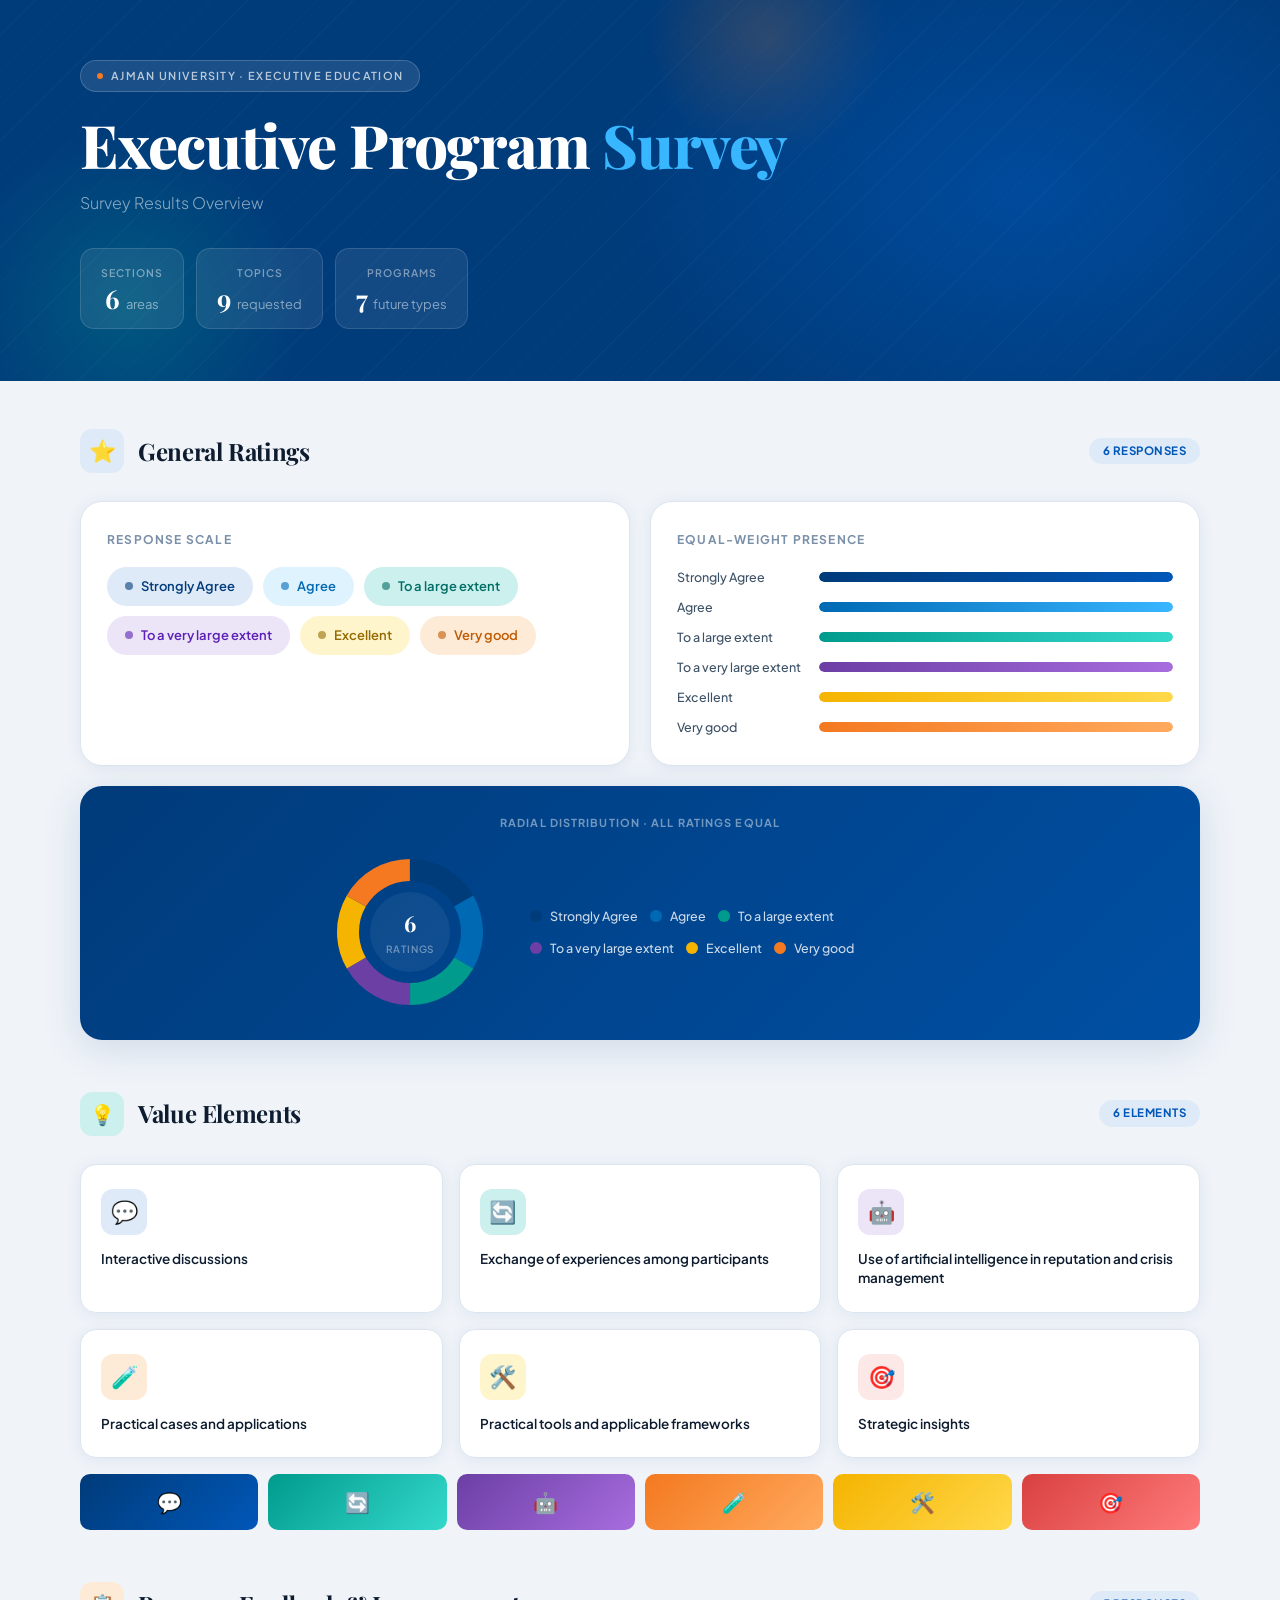
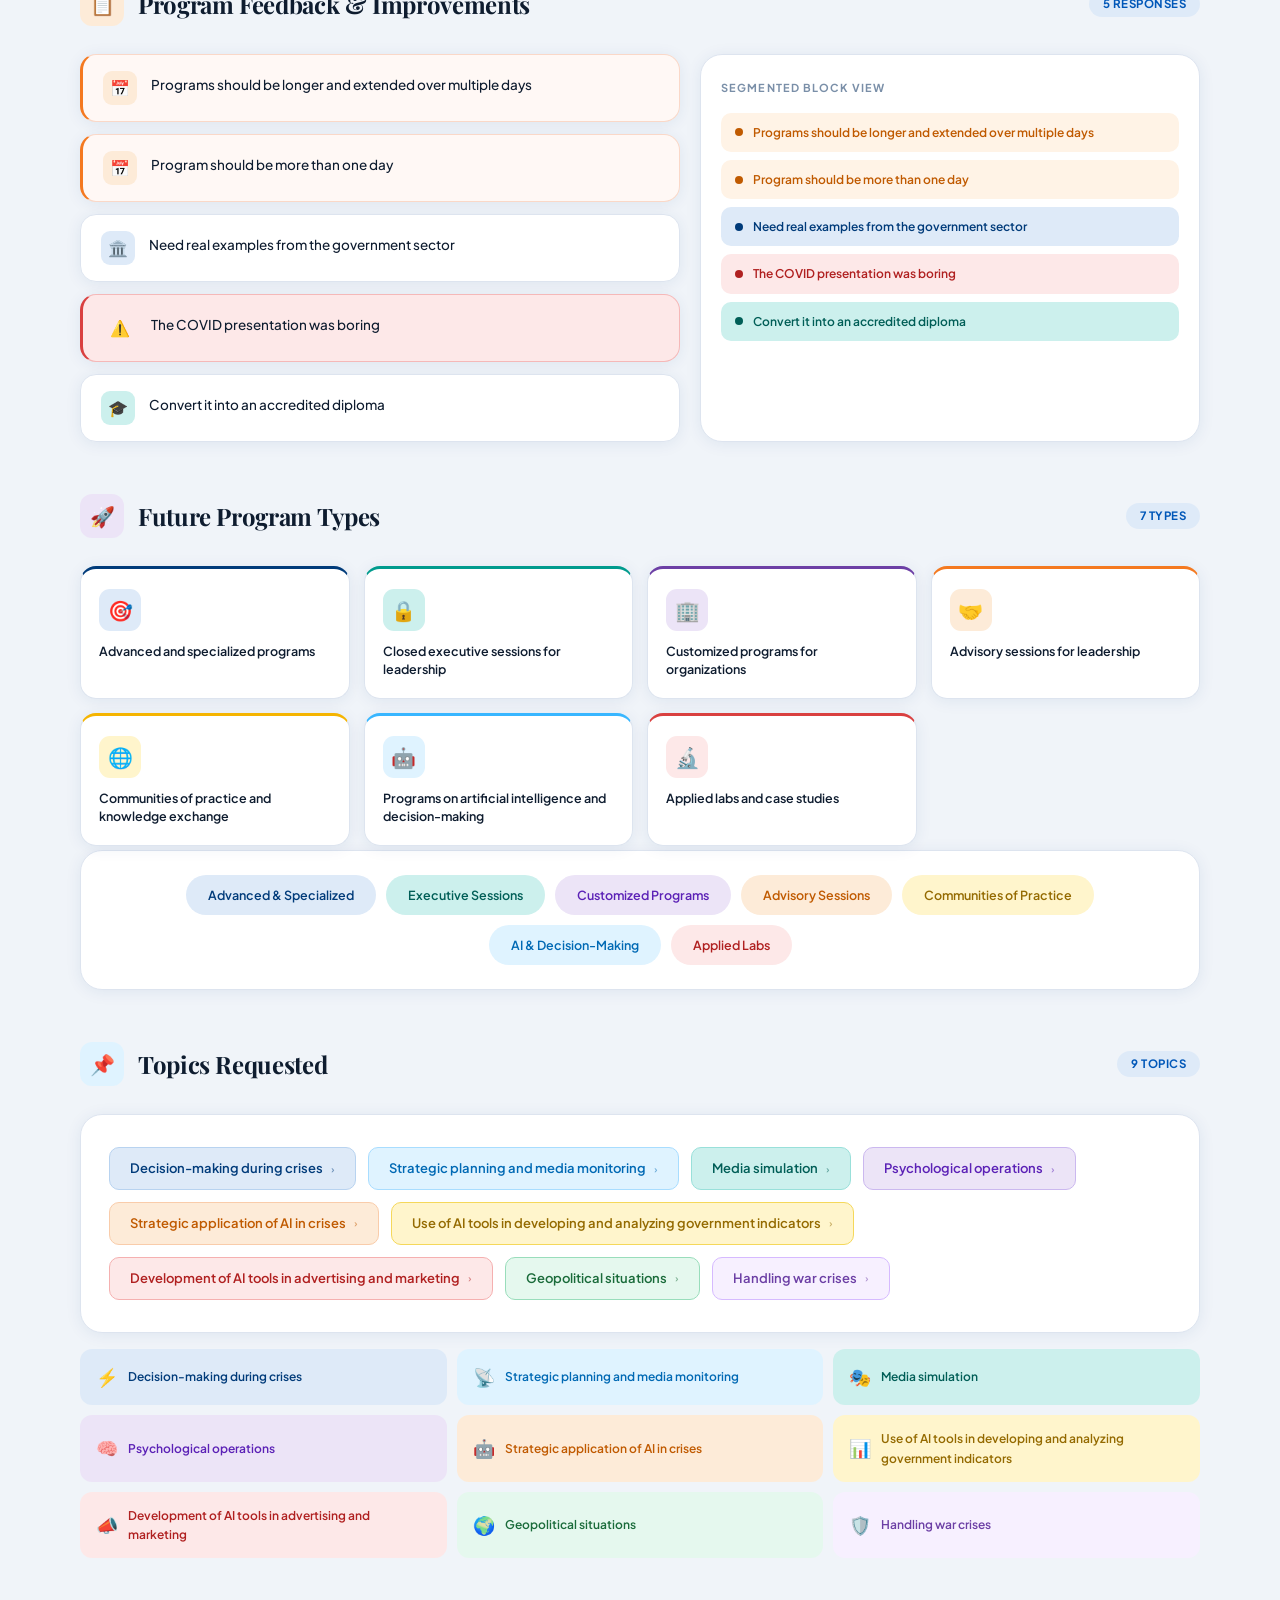
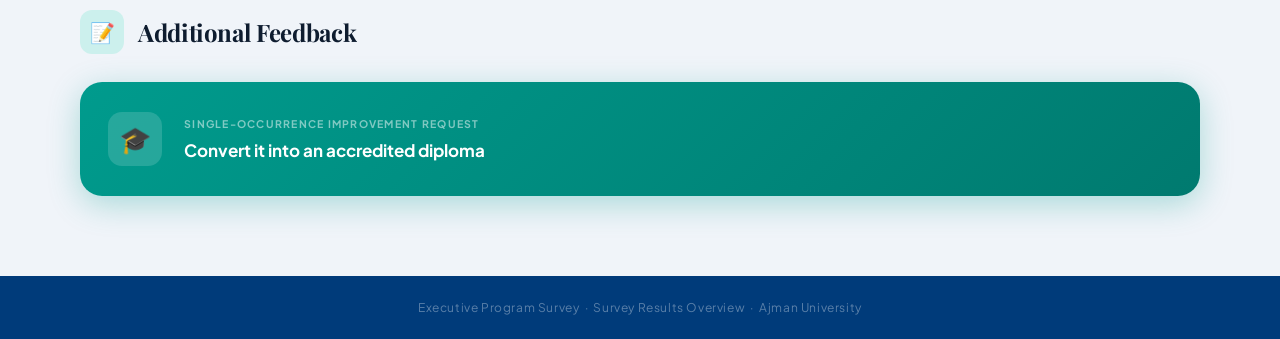
<file: au_executive_survey_dashboard.html>
<!DOCTYPE html>
<html lang="en">
<head>
<meta charset="UTF-8">
<meta name="viewport" content="width=device-width, initial-scale=1.0">
<title>Executive Program Survey — Ajman University</title>
<link href="https://fonts.googleapis.com/css2?family=Playfair+Display:wght@700;800&family=Plus+Jakarta+Sans:wght@300;400;500;600;700&display=swap" rel="stylesheet">
<style>
:root {
  --au-blue:      #003b7a;
  --au-blue-mid:  #0057b8;
  --au-blue-lt:   #deeaf8;
  --teal:         #009B8D;
  --teal-lt:      #ccf0ed;
  --orange:       #f47920;
  --orange-lt:    #fdebd8;
  --red:          #d94040;
  --red-lt:       #fde8e8;
  --gold:         #f5b400;
  --gold-lt:      #fff5cc;
  --violet:       #6c3fa5;
  --violet-lt:    #ece4f7;
  --sky:          #38b6ff;
  --sky-lt:       #dff3ff;
  --surface:      #f0f4f9;
  --card:         #ffffff;
  --ink:          #0e1c2f;
  --ink-soft:     #3d5166;
  --ink-muted:    #7a8fa8;
  --border:       #dde4ef;
  --r:            16px;
  --r-lg:         22px;
  --shadow:       0 2px 16px rgba(0,59,122,0.08);
  --shadow-lg:    0 8px 40px rgba(0,59,122,0.14);
}

*, *::before, *::after { box-sizing: border-box; margin: 0; padding: 0; }

html { scroll-behavior: smooth; }

body {
  font-family: 'Plus Jakarta Sans', sans-serif;
  background: var(--surface);
  color: var(--ink);
  min-height: 100vh;
  font-size: 14.5px;
  line-height: 1.6;
}

/* ═══════════════════════════════
   HEADER
═══════════════════════════════ */
header {
  background: var(--au-blue);
  position: relative;
  overflow: hidden;
  padding: 0;
}

.header-mesh {
  position: absolute;
  inset: 0;
  background:
    radial-gradient(ellipse 600px 400px at 80% 50%, rgba(0,87,184,0.55) 0%, transparent 70%),
    radial-gradient(ellipse 300px 300px at 10% 80%, rgba(0,155,141,0.3) 0%, transparent 60%),
    radial-gradient(ellipse 200px 200px at 60% 10%, rgba(244,121,32,0.2) 0%, transparent 60%);
  pointer-events: none;
}

.header-pattern {
  position: absolute;
  inset: 0;
  background-image:
    repeating-linear-gradient(
      -45deg,
      transparent,
      transparent 24px,
      rgba(255,255,255,0.025) 24px,
      rgba(255,255,255,0.025) 25px
    );
  pointer-events: none;
}

.header-inner {
  max-width: 1200px;
  margin: 0 auto;
  padding: 60px 40px 52px;
  position: relative;
  z-index: 2;
  display: flex;
  align-items: flex-end;
  justify-content: space-between;
  gap: 32px;
  flex-wrap: wrap;
}

.header-left {}

.header-badge {
  display: inline-flex;
  align-items: center;
  gap: 8px;
  background: rgba(255,255,255,0.1);
  border: 1px solid rgba(255,255,255,0.18);
  border-radius: 40px;
  padding: 6px 16px;
  font-size: 11px;
  font-weight: 600;
  letter-spacing: 0.12em;
  text-transform: uppercase;
  color: rgba(255,255,255,0.7);
  margin-bottom: 20px;
}

.header-badge::before {
  content: '';
  width: 6px; height: 6px;
  border-radius: 50%;
  background: var(--orange);
}

header h1 {
  font-family: 'Playfair Display', serif;
  font-size: clamp(34px, 5.5vw, 60px);
  font-weight: 800;
  color: #fff;
  line-height: 1.08;
  letter-spacing: -0.02em;
  margin-bottom: 14px;
}

header h1 em {
  font-style: normal;
  color: var(--sky);
}

header .subtitle {
  font-size: 16px;
  color: rgba(255,255,255,0.55);
  font-weight: 300;
  max-width: 420px;
}

.header-stats {
  display: flex;
  gap: 12px;
  flex-wrap: wrap;
}

.hstat {
  background: rgba(255,255,255,0.08);
  border: 1px solid rgba(255,255,255,0.13);
  border-radius: 14px;
  padding: 16px 20px;
  text-align: center;
  min-width: 100px;
}

.hstat-label {
  font-size: 10.5px;
  font-weight: 600;
  letter-spacing: 0.1em;
  text-transform: uppercase;
  color: rgba(255,255,255,0.45);
  margin-bottom: 4px;
}

.hstat-val {
  font-family: 'Playfair Display', serif;
  font-size: 26px;
  font-weight: 700;
  color: #fff;
  line-height: 1;
}

.hstat-val span {
  font-size: 13px;
  font-family: 'Plus Jakarta Sans', sans-serif;
  color: rgba(255,255,255,0.5);
  font-weight: 400;
}

/* ═══════════════════════════════
   MAIN LAYOUT
═══════════════════════════════ */
main {
  max-width: 1200px;
  margin: 0 auto;
  padding: 48px 40px 80px;
  display: flex;
  flex-direction: column;
  gap: 52px;
}

/* ═══════════════════════════════
   SECTION HEADER
═══════════════════════════════ */
.sec-head {
  display: flex;
  align-items: center;
  gap: 14px;
  margin-bottom: 28px;
}

.sec-icon {
  width: 44px; height: 44px;
  border-radius: 12px;
  display: flex;
  align-items: center;
  justify-content: center;
  font-size: 20px;
  flex-shrink: 0;
}

.sec-title {
  font-family: 'Playfair Display', serif;
  font-size: 24px;
  font-weight: 700;
  color: var(--ink);
  letter-spacing: -0.015em;
}

.sec-pill {
  margin-left: auto;
  background: var(--au-blue-lt);
  color: var(--au-blue-mid);
  border-radius: 20px;
  padding: 4px 14px;
  font-size: 11.5px;
  font-weight: 700;
  letter-spacing: 0.04em;
  text-transform: uppercase;
  white-space: nowrap;
}

/* ═══════════════════════════════
   SECTION 1 — GENERAL RATINGS
═══════════════════════════════ */
.ratings-layout {
  display: grid;
  grid-template-columns: 1fr 1fr;
  gap: 20px;
}

/* Tags panel */
.ratings-tags-card {
  background: var(--card);
  border-radius: var(--r-lg);
  padding: 28px 26px;
  box-shadow: var(--shadow);
  border: 1px solid var(--border);
}

.ratings-tags-card h3 {
  font-size: 12px;
  font-weight: 700;
  letter-spacing: 0.1em;
  text-transform: uppercase;
  color: var(--ink-muted);
  margin-bottom: 18px;
}

.rating-badges {
  display: flex;
  flex-wrap: wrap;
  gap: 10px;
}

.rbadge {
  display: inline-flex;
  align-items: center;
  gap: 8px;
  padding: 9px 18px;
  border-radius: 40px;
  font-size: 13px;
  font-weight: 600;
  transition: transform 0.2s, box-shadow 0.2s;
  cursor: default;
}
.rbadge:hover { transform: translateY(-2px); box-shadow: 0 6px 20px rgba(0,0,0,0.12); }

.rbadge-dot { width: 8px; height: 8px; border-radius: 50%; background: currentColor; opacity: 0.6; }

.rb1 { background: #deeaf8; color: #003b7a; }
.rb2 { background: #dff3ff; color: #0069b4; }
.rb3 { background: #ccf0ed; color: #006d64; }
.rb4 { background: #ece4f7; color: #5b21b6; }
.rb5 { background: #fff5cc; color: #946a00; }
.rb6 { background: #fdebd8; color: #c05a00; }

/* Equal bars infographic */
.bars-card {
  background: var(--card);
  border-radius: var(--r-lg);
  padding: 28px 26px;
  box-shadow: var(--shadow);
  border: 1px solid var(--border);
  display: flex;
  flex-direction: column;
  gap: 10px;
}

.bars-card h3 {
  font-size: 12px;
  font-weight: 700;
  letter-spacing: 0.1em;
  text-transform: uppercase;
  color: var(--ink-muted);
  margin-bottom: 8px;
}

.bar-row {
  display: flex;
  align-items: center;
  gap: 12px;
}

.bar-label {
  font-size: 12.5px;
  font-weight: 500;
  color: var(--ink-soft);
  min-width: 130px;
  flex-shrink: 0;
}

.bar-track {
  flex: 1;
  height: 10px;
  border-radius: 10px;
  background: var(--surface);
  overflow: hidden;
}

.bar-fill {
  height: 100%;
  border-radius: 10px;
  width: 100%;
  animation: barGrow 0.8s ease both;
}

@keyframes barGrow {
  from { width: 0; }
  to   { width: 100%; }
}

.bar-row:nth-child(2) .bar-fill { background: linear-gradient(90deg, #003b7a, #0057b8); animation-delay: 0.05s; }
.bar-row:nth-child(3) .bar-fill { background: linear-gradient(90deg, #0069b4, #38b6ff); animation-delay: 0.10s; }
.bar-row:nth-child(4) .bar-fill { background: linear-gradient(90deg, #009B8D, #34d9cc); animation-delay: 0.15s; }
.bar-row:nth-child(5) .bar-fill { background: linear-gradient(90deg, #6c3fa5, #a76dde); animation-delay: 0.20s; }
.bar-row:nth-child(6) .bar-fill { background: linear-gradient(90deg, #f5b400, #ffd84a); animation-delay: 0.25s; }
.bar-row:nth-child(7) .bar-fill { background: linear-gradient(90deg, #f47920, #ffaa5e); animation-delay: 0.30s; }

/* Radial / donut */
.radial-card {
  background: linear-gradient(135deg, var(--au-blue) 0%, #004fa3 100%);
  border-radius: var(--r-lg);
  padding: 28px 26px;
  box-shadow: var(--shadow-lg);
  grid-column: 1 / -1;
  display: flex;
  align-items: center;
  justify-content: center;
  gap: 40px;
  flex-wrap: wrap;
}

.radial-card h3 {
  font-size: 11px;
  font-weight: 700;
  letter-spacing: 0.1em;
  text-transform: uppercase;
  color: rgba(255,255,255,0.45);
  margin-bottom: 20px;
  text-align: center;
}

.radial-wrap {
  position: relative;
  width: 160px; height: 160px;
  flex-shrink: 0;
}

.radial-wrap svg {
  transform: rotate(-90deg);
  overflow: visible;
}

.radial-center-text {
  position: absolute;
  inset: 0;
  display: flex;
  flex-direction: column;
  align-items: center;
  justify-content: center;
}

.radial-center-text .rc-title {
  font-family: 'Playfair Display', serif;
  font-size: 22px;
  font-weight: 700;
  color: #fff;
}
.radial-center-text .rc-sub {
  font-size: 10px;
  font-weight: 600;
  letter-spacing: 0.08em;
  text-transform: uppercase;
  color: rgba(255,255,255,0.4);
}

.radial-legend {
  display: flex;
  flex-wrap: wrap;
  gap: 12px;
  max-width: 420px;
}

.rleg-item {
  display: flex;
  align-items: center;
  gap: 8px;
  color: rgba(255,255,255,0.8);
  font-size: 12.5px;
  font-weight: 500;
}

.rleg-dot {
  width: 12px; height: 12px;
  border-radius: 50%;
  flex-shrink: 0;
}

/* ═══════════════════════════════
   SECTION 2 — VALUE ELEMENTS
═══════════════════════════════ */
.value-grid {
  display: grid;
  grid-template-columns: repeat(3, 1fr);
  gap: 16px;
}

.value-card {
  background: var(--card);
  border-radius: var(--r);
  padding: 24px 20px;
  border: 1px solid var(--border);
  box-shadow: var(--shadow);
  transition: transform 0.22s, box-shadow 0.22s;
  display: flex;
  flex-direction: column;
  gap: 14px;
  position: relative;
  overflow: hidden;
}

.value-card::after {
  content: '';
  position: absolute;
  bottom: 0; left: 0; right: 0;
  height: 3px;
  border-radius: 0 0 var(--r) var(--r);
  opacity: 0;
  transition: opacity 0.22s;
}

.value-card:hover { transform: translateY(-4px); box-shadow: var(--shadow-lg); }
.value-card:hover::after { opacity: 1; }

.vc1::after { background: linear-gradient(90deg, #003b7a, #38b6ff); }
.vc2::after { background: linear-gradient(90deg, #009B8D, #34d9cc); }
.vc3::after { background: linear-gradient(90deg, #6c3fa5, #a76dde); }
.vc4::after { background: linear-gradient(90deg, #f47920, #ffaa5e); }
.vc5::after { background: linear-gradient(90deg, #f5b400, #ffd84a); }
.vc6::after { background: linear-gradient(90deg, #d94040, #ff7b7b); }

.vc-icon-wrap {
  width: 46px; height: 46px;
  border-radius: 12px;
  display: flex;
  align-items: center;
  justify-content: center;
  font-size: 22px;
}

.vc-text {
  font-size: 13.5px;
  font-weight: 600;
  color: var(--ink);
  line-height: 1.45;
}

/* Tile infographic row */
.value-tiles {
  display: grid;
  grid-template-columns: repeat(6, 1fr);
  gap: 10px;
  margin-top: 4px;
}

.vtile {
  border-radius: 10px;
  height: 56px;
  display: flex;
  align-items: center;
  justify-content: center;
  font-size: 20px;
  transition: transform 0.18s, filter 0.18s;
  cursor: default;
}
.vtile:hover { transform: scale(1.1); filter: brightness(1.08); }

/* ═══════════════════════════════
   SECTION 3 — PROGRAM FEEDBACK
═══════════════════════════════ */
.feedback-layout {
  display: grid;
  grid-template-columns: 1.2fr 1fr;
  gap: 20px;
}

.feedback-list {
  display: flex;
  flex-direction: column;
  gap: 12px;
}

.fb-item {
  background: var(--card);
  border-radius: var(--r);
  padding: 16px 20px;
  border: 1px solid var(--border);
  box-shadow: var(--shadow);
  display: flex;
  align-items: flex-start;
  gap: 14px;
  transition: transform 0.18s;
}
.fb-item:hover { transform: translateX(4px); }

.fb-item.fb-warn {
  background: #fff8f5;
  border-color: #fad8c8;
  border-left: 3px solid var(--orange);
}

.fb-item.fb-urgent {
  background: var(--red-lt);
  border-color: #f5b8b8;
  border-left: 3px solid var(--red);
}

.fb-icon {
  width: 34px; height: 34px;
  border-radius: 9px;
  display: flex;
  align-items: center;
  justify-content: center;
  font-size: 16px;
  flex-shrink: 0;
}

.fb-text {
  font-size: 13.5px;
  font-weight: 500;
  color: var(--ink);
  line-height: 1.5;
  padding-top: 4px;
}

/* Stacked block infographic */
.stacked-card {
  background: var(--card);
  border-radius: var(--r-lg);
  padding: 24px 20px;
  border: 1px solid var(--border);
  box-shadow: var(--shadow);
  display: flex;
  flex-direction: column;
  gap: 8px;
}

.stacked-card h3 {
  font-size: 11px;
  font-weight: 700;
  letter-spacing: 0.1em;
  text-transform: uppercase;
  color: var(--ink-muted);
  margin-bottom: 8px;
}

.stack-block {
  border-radius: 10px;
  padding: 10px 14px;
  font-size: 12px;
  font-weight: 600;
  display: flex;
  align-items: center;
  gap: 10px;
  transition: transform 0.18s;
  cursor: default;
}
.stack-block:hover { transform: scale(1.02); }

.stack-dot {
  width: 8px; height: 8px;
  border-radius: 50%;
  flex-shrink: 0;
  background: currentColor;
}

/* ═══════════════════════════════
   SECTION 4 — FUTURE PROGRAMS
═══════════════════════════════ */
.future-grid {
  display: grid;
  grid-template-columns: repeat(4, 1fr);
  gap: 14px;
}

.future-card {
  background: var(--card);
  border-radius: var(--r);
  padding: 20px 18px;
  border: 1px solid var(--border);
  box-shadow: var(--shadow);
  transition: transform 0.2s, box-shadow 0.2s, border-color 0.2s;
  display: flex;
  flex-direction: column;
  gap: 12px;
}

.future-card:hover {
  transform: translateY(-4px);
  box-shadow: var(--shadow-lg);
}

.fc-icon {
  width: 42px; height: 42px;
  border-radius: 11px;
  display: flex;
  align-items: center;
  justify-content: center;
  font-size: 20px;
}

.fc-text {
  font-size: 12.5px;
  font-weight: 600;
  color: var(--ink);
  line-height: 1.4;
}

/* Cluster visual */
.clusters-wrap {
  background: var(--card);
  border: 1px solid var(--border);
  border-radius: var(--r-lg);
  padding: 24px;
  box-shadow: var(--shadow);
  display: flex;
  flex-wrap: wrap;
  gap: 10px;
  align-items: center;
  justify-content: center;
  margin-top: 4px;
}

.cluster-bubble {
  border-radius: 40px;
  padding: 10px 22px;
  font-size: 12.5px;
  font-weight: 600;
  transition: transform 0.18s, box-shadow 0.18s;
  cursor: default;
}
.cluster-bubble:hover { transform: scale(1.06); box-shadow: 0 6px 20px rgba(0,0,0,0.12); }

/* ═══════════════════════════════
   SECTION 5 — TOPICS REQUESTED
═══════════════════════════════ */
.topics-flow {
  background: var(--card);
  border: 1px solid var(--border);
  border-radius: var(--r-lg);
  padding: 32px 28px;
  box-shadow: var(--shadow);
  display: flex;
  flex-wrap: wrap;
  gap: 12px;
  align-items: center;
}

.topic-chip {
  display: inline-flex;
  align-items: center;
  gap: 8px;
  padding: 10px 20px;
  border-radius: 10px;
  font-size: 13px;
  font-weight: 600;
  border: 1.5px solid transparent;
  transition: all 0.2s;
  cursor: default;
}
.topic-chip:hover { transform: translateY(-2px); box-shadow: 0 6px 22px rgba(0,0,0,0.12); }

.tc-arrow {
  font-size: 10px;
  opacity: 0.5;
}

.tc1 { background: #deeaf8; color: #003b7a; border-color: #b8d3f0; }
.tc2 { background: #dff3ff; color: #0069b4; border-color: #a8ddff; }
.tc3 { background: #ccf0ed; color: #005e57; border-color: #99e0da; }
.tc4 { background: #ece4f7; color: #5b21b6; border-color: #cbb8ef; }
.tc5 { background: #fdebd8; color: #c05a00; border-color: #f9ccaa; }
.tc6 { background: #fff5cc; color: #946a00; border-color: #f5d85a; }
.tc7 { background: #fde8e8; color: #b02020; border-color: #f5b0b0; }
.tc8 { background: #e5f8ee; color: #1a6b3a; border-color: #99ddbb; }
.tc9 { background: #f7f0ff; color: #6c3fa5; border-color: #d6baff; }

/* Grid cluster visualization */
.topic-grid-visual {
  display: grid;
  grid-template-columns: repeat(3, 1fr);
  gap: 10px;
  margin-top: 16px;
}

.tgv-cell {
  border-radius: 12px;
  padding: 14px 16px;
  display: flex;
  align-items: center;
  gap: 10px;
  font-size: 12px;
  font-weight: 600;
  transition: transform 0.18s;
  cursor: default;
}
.tgv-cell:hover { transform: scale(1.03); }

.tgv-icon {
  font-size: 18px;
  flex-shrink: 0;
}

/* ═══════════════════════════════
   SECTION 6 — ADDITIONAL
═══════════════════════════════ */
.additional-box {
  background: linear-gradient(135deg, var(--teal) 0%, #007a6f 100%);
  border-radius: var(--r-lg);
  padding: 30px 28px;
  box-shadow: 0 8px 32px rgba(0,155,141,0.3);
  display: flex;
  align-items: center;
  gap: 22px;
  flex-wrap: wrap;
}

.add-icon-wrap {
  width: 54px; height: 54px;
  border-radius: 14px;
  background: rgba(255,255,255,0.15);
  display: flex;
  align-items: center;
  justify-content: center;
  font-size: 26px;
  flex-shrink: 0;
}

.add-content {}

.add-label {
  font-size: 10.5px;
  font-weight: 700;
  letter-spacing: 0.12em;
  text-transform: uppercase;
  color: rgba(255,255,255,0.5);
  margin-bottom: 6px;
}

.add-text {
  font-size: 17px;
  font-weight: 700;
  color: #fff;
  line-height: 1.35;
}

/* ═══════════════════════════════
   FOOTER
═══════════════════════════════ */
footer {
  background: var(--au-blue);
  color: rgba(255,255,255,0.35);
  text-align: center;
  padding: 22px 32px;
  font-size: 12px;
  letter-spacing: 0.05em;
}

/* ═══════════════════════════════
   ANIMATIONS
═══════════════════════════════ */
@keyframes fadeUp {
  from { opacity: 0; transform: translateY(22px); }
  to   { opacity: 1; transform: translateY(0); }
}

section {
  animation: fadeUp 0.55s ease both;
}
section:nth-child(1) { animation-delay: 0.05s; }
section:nth-child(2) { animation-delay: 0.12s; }
section:nth-child(3) { animation-delay: 0.19s; }
section:nth-child(4) { animation-delay: 0.26s; }
section:nth-child(5) { animation-delay: 0.33s; }
section:nth-child(6) { animation-delay: 0.40s; }

/* ═══════════════════════════════
   RESPONSIVE
═══════════════════════════════ */
@media (max-width: 960px) {
  .ratings-layout { grid-template-columns: 1fr; }
  .radial-card { grid-column: auto; }
  .value-grid { grid-template-columns: repeat(2, 1fr); }
  .value-tiles { grid-template-columns: repeat(3, 1fr); }
  .future-grid { grid-template-columns: repeat(2, 1fr); }
  .topic-grid-visual { grid-template-columns: repeat(2, 1fr); }
  .feedback-layout { grid-template-columns: 1fr; }
}

@media (max-width: 640px) {
  main { padding: 32px 20px 60px; gap: 44px; }
  .header-inner { padding: 40px 22px 36px; }
  .value-grid { grid-template-columns: 1fr; }
  .value-tiles { grid-template-columns: repeat(2, 1fr); }
  .future-grid { grid-template-columns: 1fr 1fr; }
  .topic-grid-visual { grid-template-columns: 1fr; }
  .bar-label { min-width: 100px; font-size: 11.5px; }
  .header-stats { display: none; }
  .sec-pill { display: none; }
}
</style>
</head>
<body>

<!-- ═══ HEADER ═══ -->
<header>
  <div class="header-mesh"></div>
  <div class="header-pattern"></div>
  <div class="header-inner">
    <div class="header-left">
      <div class="header-badge">Ajman University · Executive Education</div>
      <h1>Executive Program <em>Survey</em></h1>
      <p class="subtitle">Survey Results Overview</p>
    </div>
    <div class="header-stats">
      <div class="hstat">
        <div class="hstat-label">Sections</div>
        <div class="hstat-val">6 <span>areas</span></div>
      </div>
      <div class="hstat">
        <div class="hstat-label">Topics</div>
        <div class="hstat-val">9 <span>requested</span></div>
      </div>
      <div class="hstat">
        <div class="hstat-label">Programs</div>
        <div class="hstat-val">7 <span>future types</span></div>
      </div>
    </div>
  </div>
</header>

<main>

<!-- ═══ 1. GENERAL RATINGS ═══ -->
<section>
  <div class="sec-head">
    <div class="sec-icon" style="background:#deeaf8; font-size:22px;">⭐</div>
    <h2 class="sec-title">General Ratings</h2>
    <span class="sec-pill">6 Responses</span>
  </div>

  <div class="ratings-layout">

    <!-- Tags -->
    <div class="ratings-tags-card">
      <h3>Response Scale</h3>
      <div class="rating-badges">
        <span class="rbadge rb1"><span class="rbadge-dot"></span>Strongly Agree</span>
        <span class="rbadge rb2"><span class="rbadge-dot"></span>Agree</span>
        <span class="rbadge rb3"><span class="rbadge-dot"></span>To a large extent</span>
        <span class="rbadge rb4"><span class="rbadge-dot"></span>To a very large extent</span>
        <span class="rbadge rb5"><span class="rbadge-dot"></span>Excellent</span>
        <span class="rbadge rb6"><span class="rbadge-dot"></span>Very good</span>
      </div>
    </div>

    <!-- Equal bars -->
    <div class="bars-card">
      <h3>Equal-Weight Presence</h3>
      <div class="bar-row"><span class="bar-label">Strongly Agree</span><div class="bar-track"><div class="bar-fill"></div></div></div>
      <div class="bar-row"><span class="bar-label">Agree</span><div class="bar-track"><div class="bar-fill"></div></div></div>
      <div class="bar-row"><span class="bar-label">To a large extent</span><div class="bar-track"><div class="bar-fill"></div></div></div>
      <div class="bar-row"><span class="bar-label">To a very large extent</span><div class="bar-track"><div class="bar-fill"></div></div></div>
      <div class="bar-row"><span class="bar-label">Excellent</span><div class="bar-track"><div class="bar-fill"></div></div></div>
      <div class="bar-row"><span class="bar-label">Very good</span><div class="bar-track"><div class="bar-fill"></div></div></div>
    </div>

    <!-- Radial -->
    <div class="radial-card">
      <div>
        <h3>Radial Distribution · All Ratings Equal</h3>
        <div style="display:flex;align-items:center;gap:40px;flex-wrap:wrap;justify-content:center;">
          <div class="radial-wrap">
            <svg viewBox="0 0 160 160" width="160" height="160">
              <!-- 6 equal slices = 60° each, stroke-dasharray on r=62 circle = circumference ~389 -->
              <!-- each slice = 389/6 ≈ 64.8 -->
              <circle cx="80" cy="80" r="62" fill="none" stroke="#003b7a"  stroke-width="22" stroke-dasharray="64.8 324.2" stroke-dashoffset="0"/>
              <circle cx="80" cy="80" r="62" fill="none" stroke="#0069b4"  stroke-width="22" stroke-dasharray="64.8 324.2" stroke-dashoffset="-64.8"/>
              <circle cx="80" cy="80" r="62" fill="none" stroke="#009B8D"  stroke-width="22" stroke-dasharray="64.8 324.2" stroke-dashoffset="-129.6"/>
              <circle cx="80" cy="80" r="62" fill="none" stroke="#6c3fa5"  stroke-width="22" stroke-dasharray="64.8 324.2" stroke-dashoffset="-194.4"/>
              <circle cx="80" cy="80" r="62" fill="none" stroke="#f5b400"  stroke-width="22" stroke-dasharray="64.8 324.2" stroke-dashoffset="-259.2"/>
              <circle cx="80" cy="80" r="62" fill="none" stroke="#f47920"  stroke-width="22" stroke-dasharray="64.8 324.2" stroke-dashoffset="-324.0"/>
              <circle cx="80" cy="80" r="40" fill="rgba(255,255,255,0.06)"/>
            </svg>
            <div class="radial-center-text">
              <span class="rc-title">6</span>
              <span class="rc-sub">Ratings</span>
            </div>
          </div>
          <div class="radial-legend">
            <div class="rleg-item"><span class="rleg-dot" style="background:#003b7a;"></span>Strongly Agree</div>
            <div class="rleg-item"><span class="rleg-dot" style="background:#0069b4;"></span>Agree</div>
            <div class="rleg-item"><span class="rleg-dot" style="background:#009B8D;"></span>To a large extent</div>
            <div class="rleg-item"><span class="rleg-dot" style="background:#6c3fa5;"></span>To a very large extent</div>
            <div class="rleg-item"><span class="rleg-dot" style="background:#f5b400;"></span>Excellent</div>
            <div class="rleg-item"><span class="rleg-dot" style="background:#f47920;"></span>Very good</div>
          </div>
        </div>
      </div>
    </div>

  </div>
</section>

<!-- ═══ 2. VALUE ELEMENTS ═══ -->
<section>
  <div class="sec-head">
    <div class="sec-icon" style="background:#ccf0ed;">💡</div>
    <h2 class="sec-title">Value Elements</h2>
    <span class="sec-pill">6 Elements</span>
  </div>

  <div class="value-grid">
    <div class="value-card vc1">
      <div class="vc-icon-wrap" style="background:#deeaf8;">💬</div>
      <p class="vc-text">Interactive discussions</p>
    </div>
    <div class="value-card vc2">
      <div class="vc-icon-wrap" style="background:#ccf0ed;">🔄</div>
      <p class="vc-text">Exchange of experiences among participants</p>
    </div>
    <div class="value-card vc3">
      <div class="vc-icon-wrap" style="background:#ece4f7;">🤖</div>
      <p class="vc-text">Use of artificial intelligence in reputation and crisis management</p>
    </div>
    <div class="value-card vc4">
      <div class="vc-icon-wrap" style="background:#fdebd8;">🧪</div>
      <p class="vc-text">Practical cases and applications</p>
    </div>
    <div class="value-card vc5">
      <div class="vc-icon-wrap" style="background:#fff5cc;">🛠️</div>
      <p class="vc-text">Practical tools and applicable frameworks</p>
    </div>
    <div class="value-card vc6">
      <div class="vc-icon-wrap" style="background:#fde8e8;">🎯</div>
      <p class="vc-text">Strategic insights</p>
    </div>
  </div>

  <!-- Tile infographic -->
  <div class="value-tiles" style="margin-top:16px;">
    <div class="vtile" style="background:linear-gradient(135deg,#003b7a,#0057b8);">💬</div>
    <div class="vtile" style="background:linear-gradient(135deg,#009B8D,#34d9cc);">🔄</div>
    <div class="vtile" style="background:linear-gradient(135deg,#6c3fa5,#a76dde);">🤖</div>
    <div class="vtile" style="background:linear-gradient(135deg,#f47920,#ffaa5e);">🧪</div>
    <div class="vtile" style="background:linear-gradient(135deg,#f5b400,#ffd84a);">🛠️</div>
    <div class="vtile" style="background:linear-gradient(135deg,#d94040,#ff7b7b);">🎯</div>
  </div>
</section>

<!-- ═══ 3. PROGRAM FEEDBACK ═══ -->
<section>
  <div class="sec-head">
    <div class="sec-icon" style="background:#fdebd8;">📋</div>
    <h2 class="sec-title">Program Feedback &amp; Improvements</h2>
    <span class="sec-pill">5 Responses</span>
  </div>

  <div class="feedback-layout">
    <div class="feedback-list">
      <div class="fb-item fb-warn">
        <div class="fb-icon" style="background:#fdebd8;">📅</div>
        <p class="fb-text">Programs should be longer and extended over multiple days</p>
      </div>
      <div class="fb-item fb-warn">
        <div class="fb-icon" style="background:#fdebd8;">📅</div>
        <p class="fb-text">Program should be more than one day</p>
      </div>
      <div class="fb-item">
        <div class="fb-icon" style="background:#deeaf8;">🏛️</div>
        <p class="fb-text">Need real examples from the government sector</p>
      </div>
      <div class="fb-item fb-urgent">
        <div class="fb-icon" style="background:#fde8e8;">⚠️</div>
        <p class="fb-text">The COVID presentation was boring</p>
      </div>
      <div class="fb-item">
        <div class="fb-icon" style="background:#ccf0ed;">🎓</div>
        <p class="fb-text">Convert it into an accredited diploma</p>
      </div>
    </div>

    <!-- Stacked infographic -->
    <div class="stacked-card">
      <h3>Segmented Block View</h3>
      <div class="stack-block" style="background:#fff3e6;color:#c05a00;"><span class="stack-dot"></span>Programs should be longer and extended over multiple days</div>
      <div class="stack-block" style="background:#fff3e6;color:#c05a00;"><span class="stack-dot"></span>Program should be more than one day</div>
      <div class="stack-block" style="background:#deeaf8;color:#003b7a;"><span class="stack-dot"></span>Need real examples from the government sector</div>
      <div class="stack-block" style="background:#fde8e8;color:#b02020;"><span class="stack-dot"></span>The COVID presentation was boring</div>
      <div class="stack-block" style="background:#ccf0ed;color:#005e57;"><span class="stack-dot"></span>Convert it into an accredited diploma</div>
    </div>
  </div>
</section>

<!-- ═══ 4. FUTURE PROGRAM TYPES ═══ -->
<section>
  <div class="sec-head">
    <div class="sec-icon" style="background:#ece4f7;">🚀</div>
    <h2 class="sec-title">Future Program Types</h2>
    <span class="sec-pill">7 Types</span>
  </div>

  <div class="future-grid">
    <div class="future-card" style="border-top:3px solid #003b7a;">
      <div class="fc-icon" style="background:#deeaf8;">🎯</div>
      <p class="fc-text">Advanced and specialized programs</p>
    </div>
    <div class="future-card" style="border-top:3px solid #009B8D;">
      <div class="fc-icon" style="background:#ccf0ed;">🔒</div>
      <p class="fc-text">Closed executive sessions for leadership</p>
    </div>
    <div class="future-card" style="border-top:3px solid #6c3fa5;">
      <div class="fc-icon" style="background:#ece4f7;">🏢</div>
      <p class="fc-text">Customized programs for organizations</p>
    </div>
    <div class="future-card" style="border-top:3px solid #f47920;">
      <div class="fc-icon" style="background:#fdebd8;">🤝</div>
      <p class="fc-text">Advisory sessions for leadership</p>
    </div>
    <div class="future-card" style="border-top:3px solid #f5b400;">
      <div class="fc-icon" style="background:#fff5cc;">🌐</div>
      <p class="fc-text">Communities of practice and knowledge exchange</p>
    </div>
    <div class="future-card" style="border-top:3px solid #38b6ff;">
      <div class="fc-icon" style="background:#dff3ff;">🤖</div>
      <p class="fc-text">Programs on artificial intelligence and decision-making</p>
    </div>
    <div class="future-card" style="border-top:3px solid #d94040;">
      <div class="fc-icon" style="background:#fde8e8;">🔬</div>
      <p class="fc-text">Applied labs and case studies</p>
    </div>
  </div>

  <!-- Cluster bubbles -->
  <div class="clusters-wrap">
    <span class="cluster-bubble" style="background:#deeaf8;color:#003b7a;">Advanced &amp; Specialized</span>
    <span class="cluster-bubble" style="background:#ccf0ed;color:#005e57;">Executive Sessions</span>
    <span class="cluster-bubble" style="background:#ece4f7;color:#5b21b6;">Customized Programs</span>
    <span class="cluster-bubble" style="background:#fdebd8;color:#c05a00;">Advisory Sessions</span>
    <span class="cluster-bubble" style="background:#fff5cc;color:#946a00;">Communities of Practice</span>
    <span class="cluster-bubble" style="background:#dff3ff;color:#0069b4;">AI &amp; Decision-Making</span>
    <span class="cluster-bubble" style="background:#fde8e8;color:#b02020;">Applied Labs</span>
  </div>
</section>

<!-- ═══ 5. TOPICS REQUESTED ═══ -->
<section>
  <div class="sec-head">
    <div class="sec-icon" style="background:#dff3ff;">📌</div>
    <h2 class="sec-title">Topics Requested</h2>
    <span class="sec-pill">9 Topics</span>
  </div>

  <div class="topics-flow">
    <span class="topic-chip tc1">Decision-making during crises <span class="tc-arrow">›</span></span>
    <span class="topic-chip tc2">Strategic planning and media monitoring <span class="tc-arrow">›</span></span>
    <span class="topic-chip tc3">Media simulation <span class="tc-arrow">›</span></span>
    <span class="topic-chip tc4">Psychological operations <span class="tc-arrow">›</span></span>
    <span class="topic-chip tc5">Strategic application of AI in crises <span class="tc-arrow">›</span></span>
    <span class="topic-chip tc6">Use of AI tools in developing and analyzing government indicators <span class="tc-arrow">›</span></span>
    <span class="topic-chip tc7">Development of AI tools in advertising and marketing <span class="tc-arrow">›</span></span>
    <span class="topic-chip tc8">Geopolitical situations <span class="tc-arrow">›</span></span>
    <span class="topic-chip tc9">Handling war crises <span class="tc-arrow">›</span></span>
  </div>

  <!-- Grid cluster visualization -->
  <div class="topic-grid-visual">
    <div class="tgv-cell" style="background:#deeaf8;color:#003b7a;"><span class="tgv-icon">⚡</span>Decision-making during crises</div>
    <div class="tgv-cell" style="background:#dff3ff;color:#0069b4;"><span class="tgv-icon">📡</span>Strategic planning and media monitoring</div>
    <div class="tgv-cell" style="background:#ccf0ed;color:#005e57;"><span class="tgv-icon">🎭</span>Media simulation</div>
    <div class="tgv-cell" style="background:#ece4f7;color:#5b21b6;"><span class="tgv-icon">🧠</span>Psychological operations</div>
    <div class="tgv-cell" style="background:#fdebd8;color:#c05a00;"><span class="tgv-icon">🤖</span>Strategic application of AI in crises</div>
    <div class="tgv-cell" style="background:#fff5cc;color:#946a00;"><span class="tgv-icon">📊</span>Use of AI tools in developing and analyzing government indicators</div>
    <div class="tgv-cell" style="background:#fde8e8;color:#b02020;"><span class="tgv-icon">📣</span>Development of AI tools in advertising and marketing</div>
    <div class="tgv-cell" style="background:#e5f8ee;color:#1a6b3a;"><span class="tgv-icon">🌍</span>Geopolitical situations</div>
    <div class="tgv-cell" style="background:#f7f0ff;color:#6c3fa5;"><span class="tgv-icon">🛡️</span>Handling war crises</div>
  </div>
</section>

<!-- ═══ 6. ADDITIONAL FEEDBACK ═══ -->
<section>
  <div class="sec-head">
    <div class="sec-icon" style="background:#ccf0ed;">📝</div>
    <h2 class="sec-title">Additional Feedback</h2>
  </div>
  <div class="additional-box">
    <div class="add-icon-wrap">🎓</div>
    <div class="add-content">
      <p class="add-label">Single-occurrence improvement request</p>
      <p class="add-text">Convert it into an accredited diploma</p>
    </div>
  </div>
</section>

</main>

<footer>
  Executive Program Survey &nbsp;·&nbsp; Survey Results Overview &nbsp;·&nbsp; Ajman University
</footer>

</body>
</html>
</file>
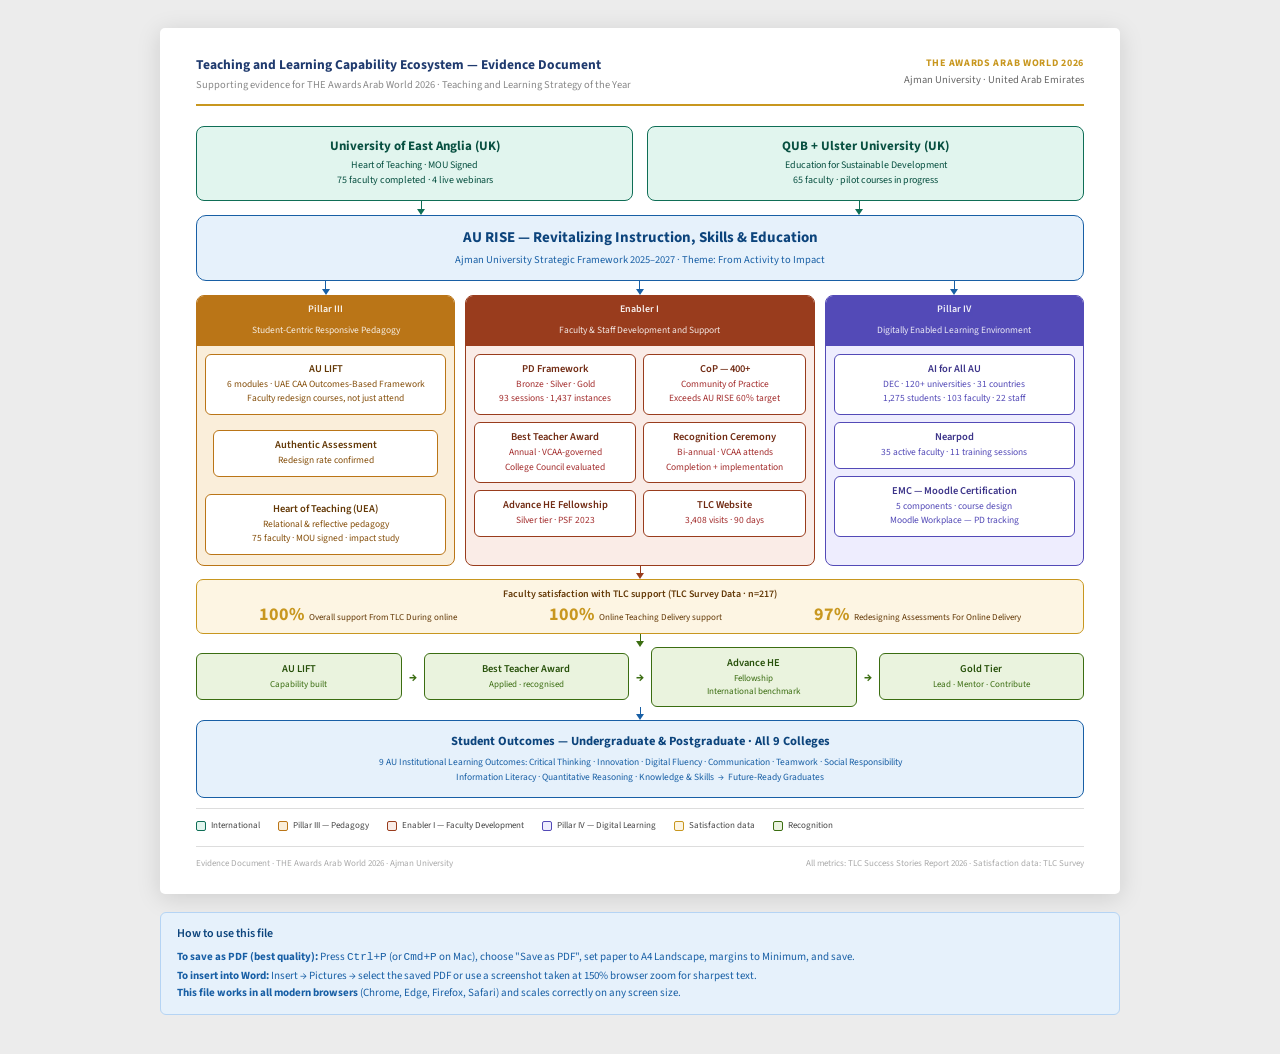
<file: AU_TLC_Ecosystem.html>
<!DOCTYPE html>
<html lang="en">
<head>
<meta charset="UTF-8">
<meta name="viewport" content="width=device-width, initial-scale=1.0">
<title>AU Teaching & Learning Capability Ecosystem — Evidence Document</title>
<link rel="preconnect" href="https://fonts.googleapis.com">
<link href="https://fonts.googleapis.com/css2?family=Source+Sans+3:wght@400;500;600;700&display=swap" rel="stylesheet">
<style>
*, *::before, *::after { box-sizing: border-box; margin: 0; padding: 0; }

:root {
  --green-bg: #E1F5EE;
  --green-border: #0F6E56;
  --green-text: #085041;
  --blue-bg: #E6F1FB;
  --blue-border: #185FA5;
  --blue-text: #0C447C;
  --blue-mid: #185FA5;
  --gold-bg: #FAEEDA;
  --gold-border: #BA7517;
  --gold-text: #633806;
  --gold-dark: #854F0B;
  --gold-header: #BA7517;
  --red-bg: #FAECE7;
  --red-border: #993C1D;
  --red-text: #712B13;
  --red-mid: #A32D2D;
  --red-header: #993C1D;
  --purple-bg: #EEEDFE;
  --purple-border: #534AB7;
  --purple-text: #3C3489;
  --purple-mid: #534AB7;
  --purple-header: #534AB7;
  --yellow-bg: #FDF5E3;
  --yellow-border: #C8971F;
  --yellow-text: #C8971F;
  --sage-bg: #EAF3DE;
  --sage-border: #3B6D11;
  --sage-text: #27500A;
  --sage-mid: #3B6D11;
  --font: 'Source Sans 3', 'Segoe UI', Arial, sans-serif;
}

body {
  font-family: var(--font);
  background: #ECECEC;
  display: flex;
  flex-direction: column;
  align-items: center;
  min-height: 100vh;
  padding: 28px 16px 40px;
}

.page-wrapper {
  background: #fff;
  width: 100%;
  max-width: 960px;
  padding: 28px 36px 24px;
  box-shadow: 0 4px 24px rgba(0,0,0,0.13);
  border-radius: 5px;
}

/* ── HEADER ── */
.doc-header {
  display: flex;
  justify-content: space-between;
  align-items: flex-start;
  padding-bottom: 12px;
  margin-bottom: 20px;
  border-bottom: 2px solid #C8971F;
}
.doc-header-left h1 {
  font-size: 13.5px;
  font-weight: 700;
  color: #1F3A6E;
  line-height: 1.3;
  margin-bottom: 3px;
}
.doc-header-left p { font-size: 10.5px; color: #888; }
.doc-header-right { text-align: right; }
.award-label {
  font-size: 10px;
  font-weight: 700;
  color: #C8971F;
  letter-spacing: 0.07em;
  text-transform: uppercase;
}
.institution { font-size: 10.5px; color: #666; margin-top: 2px; }

/* ── DIAGRAM ── */
.diagram { width: 100%; }

/* INTERNATIONAL ROW */
.intl-row {
  display: grid;
  grid-template-columns: 1fr 1fr;
  gap: 14px;
  margin-bottom: 0;
}
.intl-box {
  background: var(--green-bg);
  border: 1px solid var(--green-border);
  border-radius: 8px;
  padding: 10px 14px 11px;
  text-align: center;
}
.intl-box .box-title {
  font-size: 13px;
  font-weight: 700;
  color: var(--green-text);
  margin-bottom: 3px;
}
.intl-box .box-sub {
  font-size: 10px;
  color: var(--green-text);
  line-height: 1.55;
}

/* CONNECTORS */
.connector-row {
  display: grid;
  grid-template-columns: 1fr 1fr;
  gap: 14px;
}
.connector-cell {
  display: flex;
  justify-content: center;
}
.arrow-down {
  width: 1px;
  height: 14px;
  background: #0F6E56;
  position: relative;
  margin: 0 auto;
}
.arrow-down::after {
  content: '';
  position: absolute;
  bottom: -5px;
  left: -4px;
  border-left: 4px solid transparent;
  border-right: 4px solid transparent;
  border-top: 6px solid #0F6E56;
}
.arrow-down-blue {
  width: 1px;
  height: 14px;
  background: var(--blue-border);
  position: relative;
  margin: 0 auto;
}
.arrow-down-blue::after {
  content: '';
  position: absolute;
  bottom: -5px;
  left: -4px;
  border-left: 4px solid transparent;
  border-right: 4px solid transparent;
  border-top: 6px solid var(--blue-border);
}
.arrow-down-gold {
  width: 1px;
  height: 12px;
  background: var(--red-border);
  position: relative;
  margin: 0 auto;
}
.arrow-down-gold::after {
  content: '';
  position: absolute;
  bottom: -5px;
  left: -4px;
  border-left: 4px solid transparent;
  border-right: 4px solid transparent;
  border-top: 6px solid var(--red-border);
}
.arrow-down-sage {
  width: 1px;
  height: 12px;
  background: var(--sage-mid);
  position: relative;
  margin: 0 auto;
}
.arrow-down-sage::after {
  content: '';
  position: absolute;
  bottom: -5px;
  left: -4px;
  border-left: 4px solid transparent;
  border-right: 4px solid transparent;
  border-top: 6px solid var(--sage-mid);
}
.arrow-down-blue2 {
  width: 1px;
  height: 12px;
  background: var(--blue-mid);
  position: relative;
  margin: 0 auto;
}
.arrow-down-blue2::after {
  content: '';
  position: absolute;
  bottom: -5px;
  left: -4px;
  border-left: 4px solid transparent;
  border-right: 4px solid transparent;
  border-top: 6px solid var(--blue-mid);
}

/* AU RISE BOX */
.rise-box {
  background: var(--blue-bg);
  border: 1.5px solid var(--blue-border);
  border-radius: 10px;
  padding: 11px 18px 13px;
  text-align: center;
  margin-bottom: 0;
}
.rise-box .rise-title {
  font-size: 15px;
  font-weight: 700;
  color: var(--blue-text);
  margin-bottom: 4px;
}
.rise-box .rise-sub {
  font-size: 10.5px;
  color: var(--blue-mid);
}

/* THREE-COLUMN PILLARS */
.pillars-row {
  display: grid;
  grid-template-columns: 1fr 1.35fr 1fr;
  gap: 10px;
  margin-top: 0;
}

.pillar-box {
  border-radius: 8px;
  border-width: 1px;
  border-style: solid;
  overflow: hidden;
  display: flex;
  flex-direction: column;
}
.pillar-header {
  padding: 6px 10px 7px;
  text-align: center;
}
.pillar-header .ph-label {
  font-size: 10px;
  font-weight: 600;
  opacity: 0.92;
  display: block;
  margin-bottom: 1px;
}
.pillar-header .ph-title {
  font-size: 9.5px;
  opacity: 0.88;
}
.pillar-body {
  padding: 8px 8px 10px;
  display: flex;
  flex-direction: column;
  gap: 7px;
  flex: 1;
}

/* Pillar III — Gold */
.pillar-iii { background: var(--gold-bg); border-color: var(--gold-border); }
.pillar-iii .pillar-header { background: var(--gold-header); color: #fff; }

/* Enabler I — Red */
.enabler-i { background: var(--red-bg); border-color: var(--red-border); }
.enabler-i .pillar-header { background: var(--red-header); color: #fff; }

/* Pillar IV — Purple */
.pillar-iv { background: var(--purple-bg); border-color: var(--purple-border); }
.pillar-iv .pillar-header { background: var(--purple-header); color: #fff; }

/* Inner cards */
.card {
  background: #fff;
  border-radius: 6px;
  padding: 7px 9px 8px;
  text-align: center;
}
.card .card-title {
  font-size: 10.5px;
  font-weight: 600;
  display: block;
  margin-bottom: 2px;
  line-height: 1.3;
}
.card .card-body {
  font-size: 9.5px;
  line-height: 1.5;
}

/* Pillar III card colors */
.pillar-iii .card { border: 0.5px solid var(--gold-border); }
.pillar-iii .card .card-title { color: var(--gold-text); }
.pillar-iii .card .card-body { color: var(--gold-dark); }

/* Enabler I card colors */
.enabler-i .card { border: 0.5px solid var(--red-border); }
.enabler-i .card .card-title { color: var(--red-text); }
.enabler-i .card .card-body { color: var(--red-mid); }

/* Pillar IV card colors */
.pillar-iv .card { border: 0.5px solid var(--purple-border); }
.pillar-iv .card .card-title { color: var(--purple-text); }
.pillar-iv .card .card-body { color: var(--purple-mid); }

/* Enabler I two-column grid */
.enabler-grid {
  display: grid;
  grid-template-columns: 1fr 1fr;
  gap: 7px;
}
.enabler-grid .card { text-align: center; }

/* Authentic Assessment special card */
.card-authentic {
  display: flex;
  align-items: stretch;
  padding: 0;
  overflow: hidden;
  border: 1px solid var(--yellow-border) !important;
  background: var(--yellow-bg) !important;
}
.card-authentic .badge {
  background: var(--yellow-text);
  color: #fff;
  display: flex;
  flex-direction: column;
  align-items: center;
  justify-content: center;
  padding: 6px 8px;
  min-width: 44px;
  flex-shrink: 0;
}
.card-authentic .badge .pct {
  font-size: 15px;
  font-weight: 700;
  line-height: 1;
}
.card-authentic .badge .n {
  font-size: 8px;
  margin-top: 2px;
  opacity: 0.9;
}
.card-authentic .badge-text {
  padding: 7px 8px;
  display: flex;
  flex-direction: column;
  justify-content: center;
}
.card-authentic .badge-text .card-title {
  text-align: left;
  margin-bottom: 2px;
}
.card-authentic .badge-text .card-body {
  text-align: left;
}

/* ── FACULTY SATISFACTION BANNER ── */
.satisfaction-banner {
  background: var(--yellow-bg);
  border: 1px solid var(--yellow-border);
  border-radius: 7px;
  padding: 7px 16px 9px;
  margin-top: 0;
}
.satisfaction-banner .sat-label {
  text-align: center;
  font-size: 10px;
  font-weight: 600;
  color: var(--gold-text);
  margin-bottom: 5px;
}
.satisfaction-stats {
  display: flex;
  justify-content: space-around;
  align-items: baseline;
}
.stat-item {
  display: flex;
  align-items: baseline;
  gap: 5px;
}
.stat-pct {
  font-size: 18px;
  font-weight: 700;
  color: var(--yellow-text);
  line-height: 1;
}
.stat-desc {
  font-size: 9px;
  color: var(--gold-text);
}

/* ── RECOGNITION PIPELINE ── */
.pipeline-row {
  display: flex;
  align-items: center;
  gap: 0;
  margin-top: 0;
}
.pipeline-box {
  flex: 1;
  background: var(--sage-bg);
  border: 0.5px solid var(--sage-border);
  border-radius: 6px;
  padding: 7px 8px 8px;
  text-align: center;
}
.pipeline-box .pipe-title {
  font-size: 10.5px;
  font-weight: 600;
  color: var(--sage-text);
  display: block;
  margin-bottom: 2px;
}
.pipeline-box .pipe-sub {
  font-size: 9px;
  color: var(--sage-mid);
  line-height: 1.45;
}
.pipe-arrow {
  width: 22px;
  flex-shrink: 0;
  display: flex;
  align-items: center;
  justify-content: center;
  color: var(--sage-mid);
  font-size: 13px;
  font-weight: bold;
}

/* ── STUDENT OUTCOMES ── */
.outcomes-box {
  background: var(--blue-bg);
  border: 1px solid var(--blue-border);
  border-radius: 8px;
  padding: 11px 16px 12px;
  text-align: center;
}
.outcomes-box .out-title {
  font-size: 12.5px;
  font-weight: 700;
  color: var(--blue-text);
  margin-bottom: 5px;
}
.outcomes-box .out-body {
  font-size: 9.5px;
  color: var(--blue-mid);
  line-height: 1.6;
}

/* ── LEGEND ── */
.legend {
  display: flex;
  flex-wrap: wrap;
  gap: 10px 18px;
  align-items: center;
  margin-top: 0;
  padding-top: 10px;
  border-top: 0.5px solid #ddd;
}
.legend-item {
  display: flex;
  align-items: center;
  gap: 5px;
  font-size: 9px;
  color: #444;
  white-space: nowrap;
}
.legend-swatch {
  width: 10px;
  height: 10px;
  border-radius: 2px;
  flex-shrink: 0;
  border-width: 0.5px;
  border-style: solid;
}

/* ── SPACERS (visual connectors) ── */
.spacer-connector {
  display: flex;
  justify-content: space-around;
  padding: 0 6px;
}
.spacer-connector-3 {
  display: grid;
  grid-template-columns: 1fr 1.35fr 1fr;
  gap: 10px;
  padding: 0;
}
.spacer-connector-3 .connector-cell {
  display: flex;
  justify-content: center;
}

/* ── FOOTER ── */
.doc-footer {
  margin-top: 14px;
  padding-top: 10px;
  border-top: 0.5px solid #ddd;
  display: flex;
  justify-content: space-between;
  align-items: center;
  flex-wrap: wrap;
  gap: 4px;
}
.doc-footer p { font-size: 9px; color: #aaa; }

/* ── INSTRUCTIONS ── */
.instructions {
  background: #E6F1FB;
  border: 1px solid #B5D4F4;
  border-radius: 6px;
  padding: 12px 16px;
  margin-top: 18px;
  max-width: 960px;
  width: 100%;
}
.instructions h2 { font-size: 12px; color: #0C447C; margin-bottom: 6px; font-weight: 600; }
.instructions p { font-size: 11px; color: #185FA5; line-height: 1.6; }

/* Vertical gap utility */
.gap-xs { height: 6px; }
.gap-sm { height: 10px; }
.gap-md { height: 12px; }

@media print {
  body { background: white; padding: 0; }
  .page-wrapper { box-shadow: none; padding: 18px 24px; max-width: 100%; }
  .instructions { display: none; }
  @page { size: A4 landscape; margin: 10mm; }
}

@media (max-width: 600px) {
  .page-wrapper { padding: 16px 14px; }
  .pillars-row { grid-template-columns: 1fr; }
  .intl-row { grid-template-columns: 1fr; }
  .pipeline-row { flex-direction: column; }
  .pipe-arrow { transform: rotate(90deg); }
  .satisfaction-stats { flex-direction: column; gap: 6px; align-items: flex-start; padding-left: 8px; }
  .legend { gap: 8px 12px; }
}
</style>
</head>
<body>

<div class="page-wrapper">

  <!-- HEADER -->
  <div class="doc-header">
    <div class="doc-header-left">
      <h1>Teaching and Learning Capability Ecosystem — Evidence Document</h1>
      <p>Supporting evidence for THE Awards Arab World 2026 · Teaching and Learning Strategy of the Year</p>
    </div>
    <div class="doc-header-right">
      <div class="award-label">THE Awards Arab World 2026</div>
      <div class="institution">Ajman University · United Arab Emirates</div>
    </div>
  </div>

  <!-- DIAGRAM -->
  <div class="diagram">

    <!-- INTERNATIONAL PARTNERSHIPS -->
    <div class="intl-row">
      <div class="intl-box">
        <div class="box-title">University of East Anglia (UK)</div>
        <div class="box-sub">Heart of Teaching · MOU Signed<br>75 faculty completed · 4 live webinars</div>
      </div>
      <div class="intl-box">
        <div class="box-title">QUB + Ulster University (UK)</div>
        <div class="box-sub">Education for Sustainable Development<br>65 faculty · pilot courses in progress</div>
      </div>
    </div>

    <!-- ARROWS DOWN TO RISE -->
    <div class="spacer-connector" style="margin-top:0;">
      <div style="height:14px;position:relative;display:flex;flex-direction:column;align-items:center;">
        <div style="width:1px;flex:1;background:#0F6E56;"></div>
        <div style="width:0;height:0;border-left:4px solid transparent;border-right:4px solid transparent;border-top:6px solid #0F6E56;"></div>
      </div>
      <div style="height:14px;position:relative;display:flex;flex-direction:column;align-items:center;">
        <div style="width:1px;flex:1;background:#0F6E56;"></div>
        <div style="width:0;height:0;border-left:4px solid transparent;border-right:4px solid transparent;border-top:6px solid #0F6E56;"></div>
      </div>
    </div>

    <!-- AU RISE -->
    <div class="rise-box">
      <div class="rise-title">AU RISE — Revitalizing Instruction, Skills &amp; Education</div>
      <div class="rise-sub">Ajman University Strategic Framework 2025–2027 · Theme: From Activity to Impact</div>
    </div>

    <!-- ARROWS DOWN TO PILLARS -->
    <div class="spacer-connector-3" style="margin-top:0;">
      <div class="connector-cell" style="height:14px;align-items:flex-end;">
        <div style="display:flex;flex-direction:column;align-items:center;height:100%;">
          <div style="width:1px;flex:1;background:var(--blue-border);"></div>
          <div style="width:0;height:0;border-left:4px solid transparent;border-right:4px solid transparent;border-top:6px solid var(--blue-border);"></div>
        </div>
      </div>
      <div class="connector-cell" style="height:14px;align-items:flex-end;">
        <div style="display:flex;flex-direction:column;align-items:center;height:100%;">
          <div style="width:1px;flex:1;background:var(--blue-border);"></div>
          <div style="width:0;height:0;border-left:4px solid transparent;border-right:4px solid transparent;border-top:6px solid var(--blue-border);"></div>
        </div>
      </div>
      <div class="connector-cell" style="height:14px;align-items:flex-end;">
        <div style="display:flex;flex-direction:column;align-items:center;height:100%;">
          <div style="width:1px;flex:1;background:var(--blue-border);"></div>
          <div style="width:0;height:0;border-left:4px solid transparent;border-right:4px solid transparent;border-top:6px solid var(--blue-border);"></div>
        </div>
      </div>
    </div>

    <!-- THREE PILLARS -->
    <div class="pillars-row">

      <!-- PILLAR III -->
      <div class="pillar-box pillar-iii">
        <div class="pillar-header">
          <span class="ph-label">Pillar III</span>
          <span class="ph-title">Student-Centric Responsive Pedagogy</span>
        </div>
        <div class="pillar-body">
          <div class="card">
            <span class="card-title">AU LIFT</span>
            <div class="card-body">6 modules · UAE CAA Outcomes-Based Framework<br>Faculty redesign courses, not just attend</div>
          </div>
          <div class="pillar-body">
<div class="card">
              <span class="card-title" style="color:var(--gold-text);font-size:10.5px;font-weight:600;">Authentic Assessment</span>
              <div class="card-body" style="color:var(--gold-dark);font-size:9.5px;">Redesign rate confirmed</div>
            </div>
          </div>
          <div class="card">
            <span class="card-title">Heart of Teaching (UEA)</span>
            <div class="card-body">Relational &amp; reflective pedagogy<br>75 faculty · MOU signed · impact study</div>
          </div>
        </div>
      </div>

      <!-- ENABLER I -->
      <div class="pillar-box enabler-i">
        <div class="pillar-header">
          <span class="ph-label">Enabler I</span>
          <span class="ph-title">Faculty &amp; Staff Development and Support</span>
        </div>
        <div class="pillar-body">
          <div class="enabler-grid">
            <div class="card">
              <span class="card-title">PD Framework</span>
              <div class="card-body">Bronze · Silver · Gold<br>93 sessions · 1,437 instances</div>
            </div>
            <div class="card">
              <span class="card-title">CoP — 400+</span>
              <div class="card-body">Community of Practice<br>Exceeds AU RISE 60% target</div>
            </div>
            <div class="card">
              <span class="card-title">Best Teacher Award</span>
              <div class="card-body">Annual · VCAA-governed<br>College Council evaluated</div>
            </div>
            <div class="card">
              <span class="card-title">Recognition Ceremony</span>
              <div class="card-body">Bi-annual · VCAA attends<br>Completion + implementation</div>
            </div>
            <div class="card">
              <span class="card-title">Advance HE Fellowship</span>
              <div class="card-body">Silver tier · PSF 2023</div>
            </div>
            <div class="card">
              <span class="card-title">TLC Website</span>
              <div class="card-body">3,408 visits · 90 days</div>
            </div>
          </div>
        </div>
      </div>

      <!-- PILLAR IV -->
      <div class="pillar-box pillar-iv">
        <div class="pillar-header">
          <span class="ph-label">Pillar IV</span>
          <span class="ph-title">Digitally Enabled Learning Environment</span>
        </div>
        <div class="pillar-body">
          <div class="card">
            <span class="card-title">AI for All AU</span>
            <div class="card-body">DEC · 120+ universities · 31 countries<br>1,275 students · 103 faculty · 22 staff</div>
          </div>
          <div class="card">
            <span class="card-title">Nearpod</span>
            <div class="card-body">35 active faculty · 11 training sessions</div>
          </div>
          <div class="card">
            <span class="card-title">EMC — Moodle Certification</span>
            <div class="card-body">5 components · course design<br>Moodle Workplace — PD tracking</div>
          </div>
        </div>
      </div>

    </div><!-- end pillars-row -->

    <!-- ARROW DOWN TO SATISFACTION -->
    <div style="display:flex;justify-content:center;height:13px;align-items:flex-end;margin-top:0;">
      <div style="display:flex;flex-direction:column;align-items:center;height:100%;">
        <div style="width:1px;flex:1;background:var(--red-border);"></div>
        <div style="width:0;height:0;border-left:4px solid transparent;border-right:4px solid transparent;border-top:6px solid var(--red-border);"></div>
      </div>
    </div>

    <!-- FACULTY SATISFACTION BANNER -->
    <div class="satisfaction-banner">
      <div class="sat-label">Faculty satisfaction with TLC support (TLC Survey Data · n=217)</div>
      <div class="satisfaction-stats">
        <div class="stat-item">
          <span class="stat-pct">100%</span>
          <span class="stat-desc">Overall support From TLC During online</span>
        </div>
        <div class="stat-item">
          <span class="stat-pct">100%</span>
          <span class="stat-desc">Online Teaching Delivery  support</span>
        </div>
        <div class="stat-item">
          <span class="stat-pct">97%</span>
          <span class="stat-desc">Redesigning Assessments For Online Delivery</span>
        </div>
      </div>
    </div>

    <!-- ARROW DOWN TO PIPELINE -->
    <div style="display:flex;justify-content:center;height:13px;align-items:flex-end;margin-top:0;">
      <div style="display:flex;flex-direction:column;align-items:center;height:100%;">
        <div style="width:1px;flex:1;background:var(--sage-mid);"></div>
        <div style="width:0;height:0;border-left:4px solid transparent;border-right:4px solid transparent;border-top:6px solid var(--sage-mid);"></div>
      </div>
    </div>

    <!-- RECOGNITION PIPELINE -->
    <div class="pipeline-row">
      <div class="pipeline-box">
        <span class="pipe-title">AU LIFT</span>
        <div class="pipe-sub">Capability built</div>
      </div>
      <div class="pipe-arrow">&#8594;</div>
      <div class="pipeline-box">
        <span class="pipe-title">Best Teacher Award</span>
        <div class="pipe-sub">Applied · recognised</div>
      </div>
      <div class="pipe-arrow">&#8594;</div>
      <div class="pipeline-box">
        <span class="pipe-title">Advance HE</span>
        <div class="pipe-sub">Fellowship<br>International benchmark</div>
      </div>
      <div class="pipe-arrow">&#8594;</div>
      <div class="pipeline-box">
        <span class="pipe-title">Gold Tier</span>
        <div class="pipe-sub">Lead · Mentor · Contribute</div>
      </div>
    </div>

    <!-- ARROW DOWN TO OUTCOMES -->
    <div style="display:flex;justify-content:center;height:13px;align-items:flex-end;margin-top:0;">
      <div style="display:flex;flex-direction:column;align-items:center;height:100%;">
        <div style="width:1px;flex:1;background:var(--blue-mid);"></div>
        <div style="width:0;height:0;border-left:4px solid transparent;border-right:4px solid transparent;border-top:6px solid var(--blue-mid);"></div>
      </div>
    </div>

    <!-- STUDENT OUTCOMES -->
    <div class="outcomes-box">
      <div class="out-title">Student Outcomes — Undergraduate &amp; Postgraduate · All 9 Colleges</div>
      <div class="out-body">
        9 AU Institutional Learning Outcomes: Critical Thinking · Innovation · Digital Fluency · Communication · Teamwork · Social Responsibility<br>
        Information Literacy · Quantitative Reasoning · Knowledge &amp; Skills &nbsp;→&nbsp; Future-Ready Graduates
      </div>
    </div>

    <div class="gap-sm"></div>

    <!-- LEGEND -->
    <div class="legend">
      <div class="legend-item">
        <div class="legend-swatch" style="background:#E1F5EE;border-color:#0F6E56;"></div>
        International
      </div>
      <div class="legend-item">
        <div class="legend-swatch" style="background:#FAEEDA;border-color:#BA7517;"></div>
        Pillar III — Pedagogy
      </div>
      <div class="legend-item">
        <div class="legend-swatch" style="background:#FAECE7;border-color:#993C1D;"></div>
        Enabler I — Faculty Development
      </div>
      <div class="legend-item">
        <div class="legend-swatch" style="background:#EEEDFE;border-color:#534AB7;"></div>
        Pillar IV — Digital Learning
      </div>
      <div class="legend-item">
        <div class="legend-swatch" style="background:#FDF5E3;border-color:#C8971F;"></div>
        Satisfaction data
      </div>
      <div class="legend-item">
        <div class="legend-swatch" style="background:#EAF3DE;border-color:#3B6D11;"></div>
        Recognition
      </div>
    </div>

  </div><!-- end diagram -->

  <!-- FOOTER -->
  <div class="doc-footer">
    <p>Evidence Document · THE Awards Arab World 2026 · Ajman University</p>
    <p>All metrics: TLC Success Stories Report 2026 · Satisfaction data: TLC Survey</p>
  </div>

</div><!-- end page-wrapper -->

<div class="instructions">
  <h2>How to use this file</h2>
  <p>
    <strong>To save as PDF (best quality):</strong> Press <kbd>Ctrl+P</kbd> (or <kbd>Cmd+P</kbd> on Mac), choose "Save as PDF", set paper to A4 Landscape, margins to Minimum, and save.<br>
    <strong>To insert into Word:</strong> Insert → Pictures → select the saved PDF or use a screenshot taken at 150% browser zoom for sharpest text.<br>
    <strong>This file works in all modern browsers</strong> (Chrome, Edge, Firefox, Safari) and scales correctly on any screen size.
  </p>
</div>

</body>
</html>
</file>
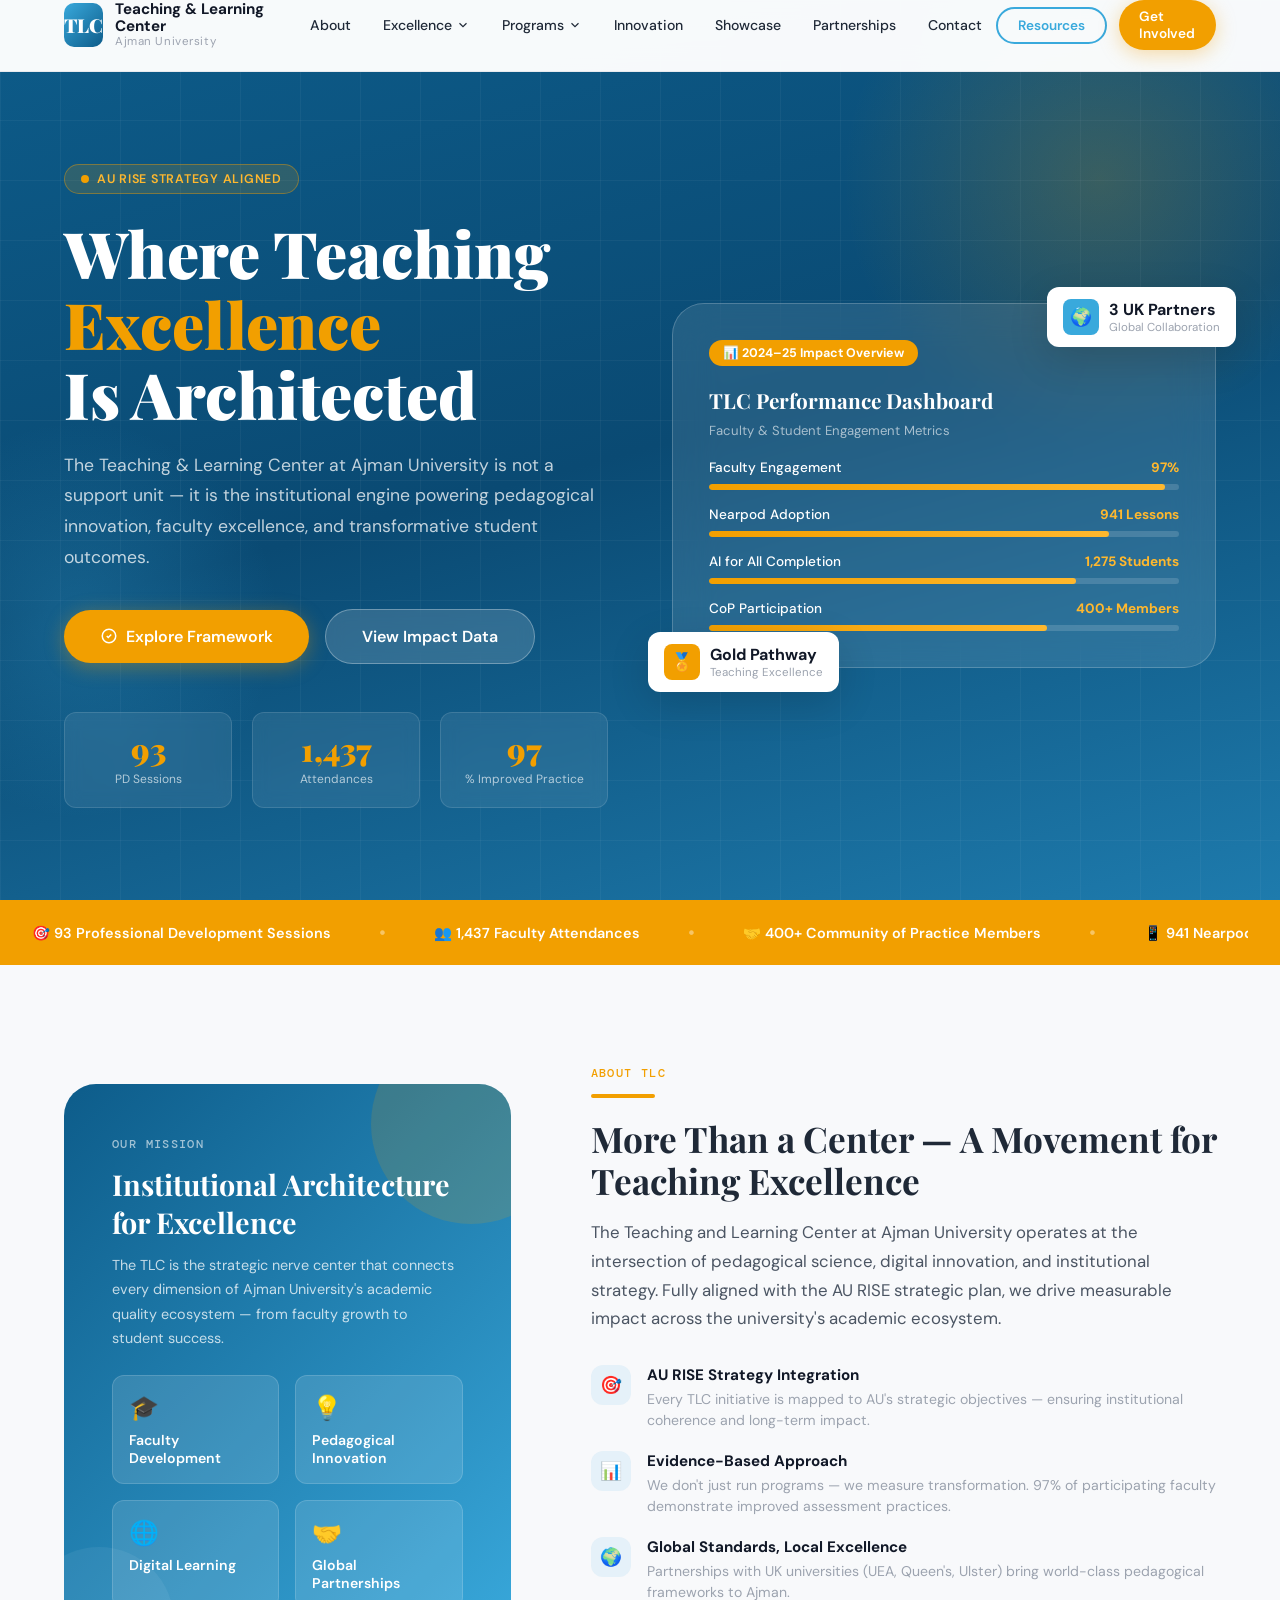
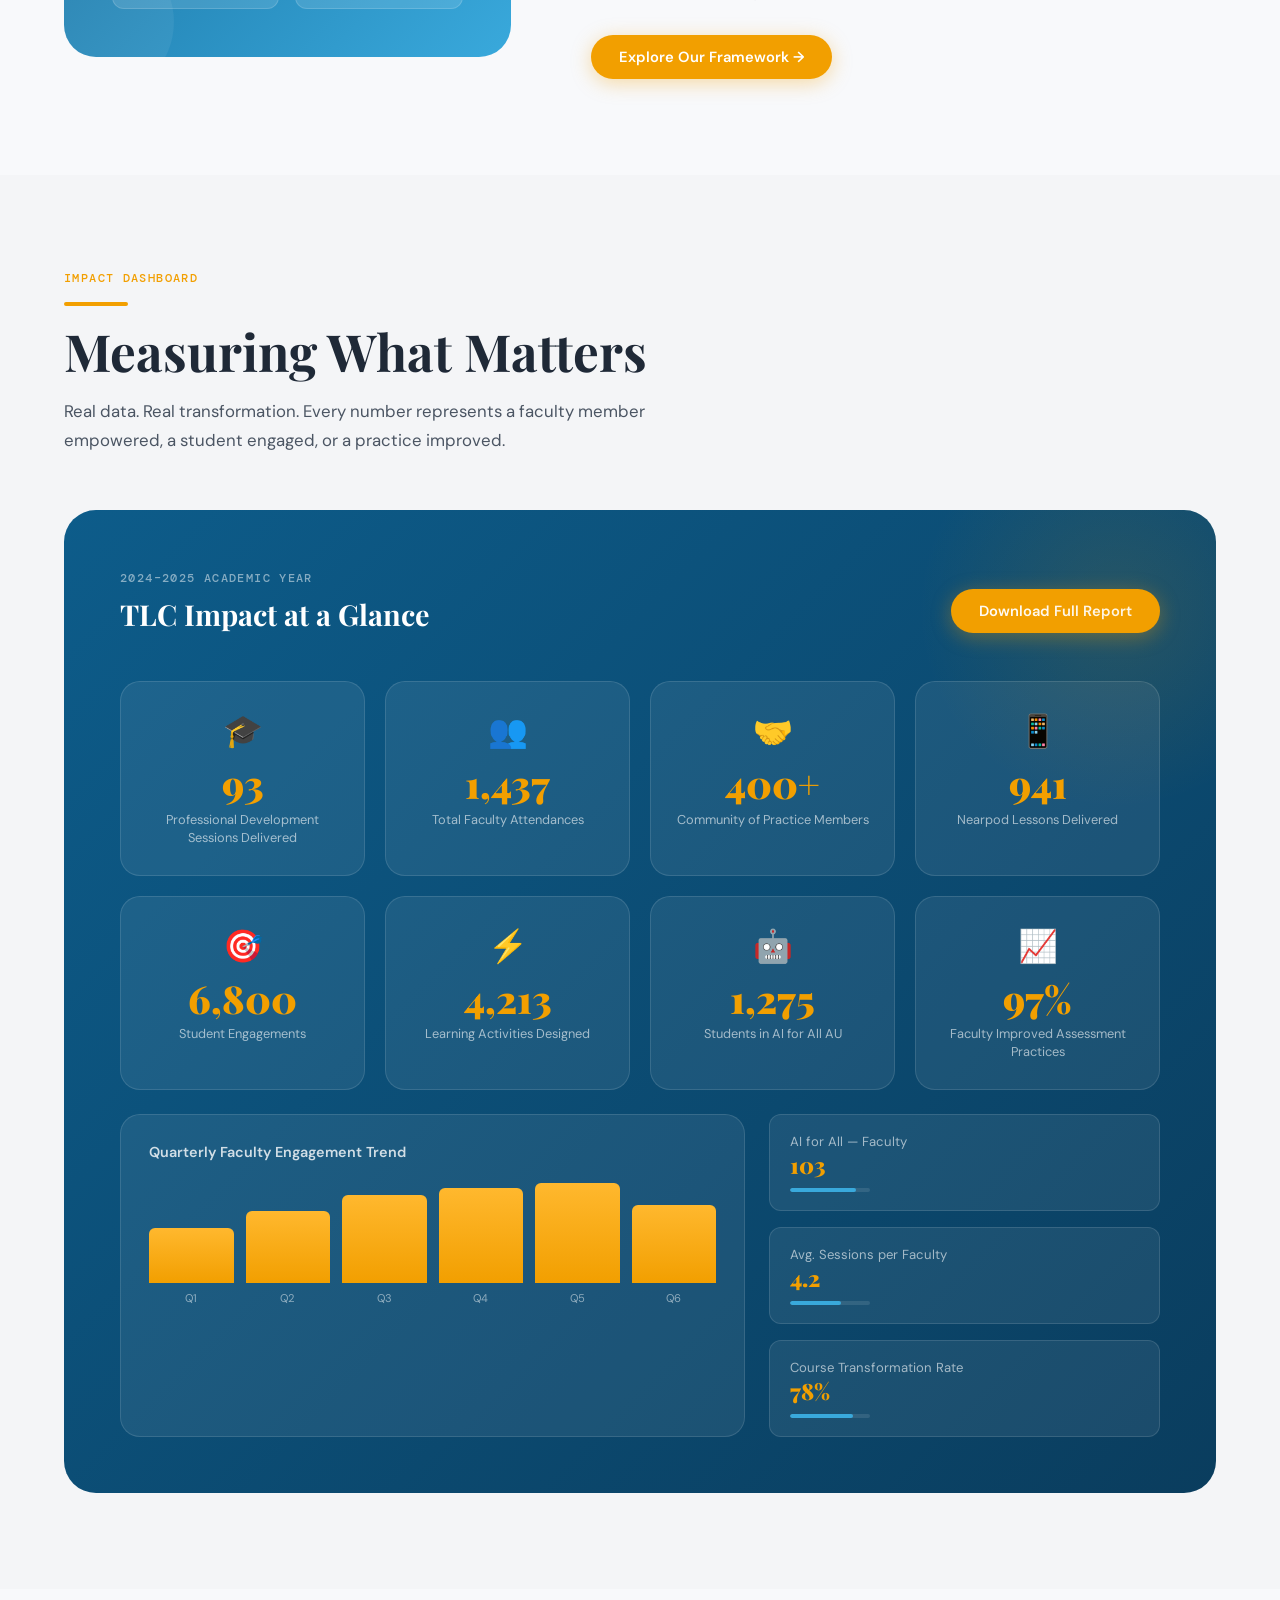
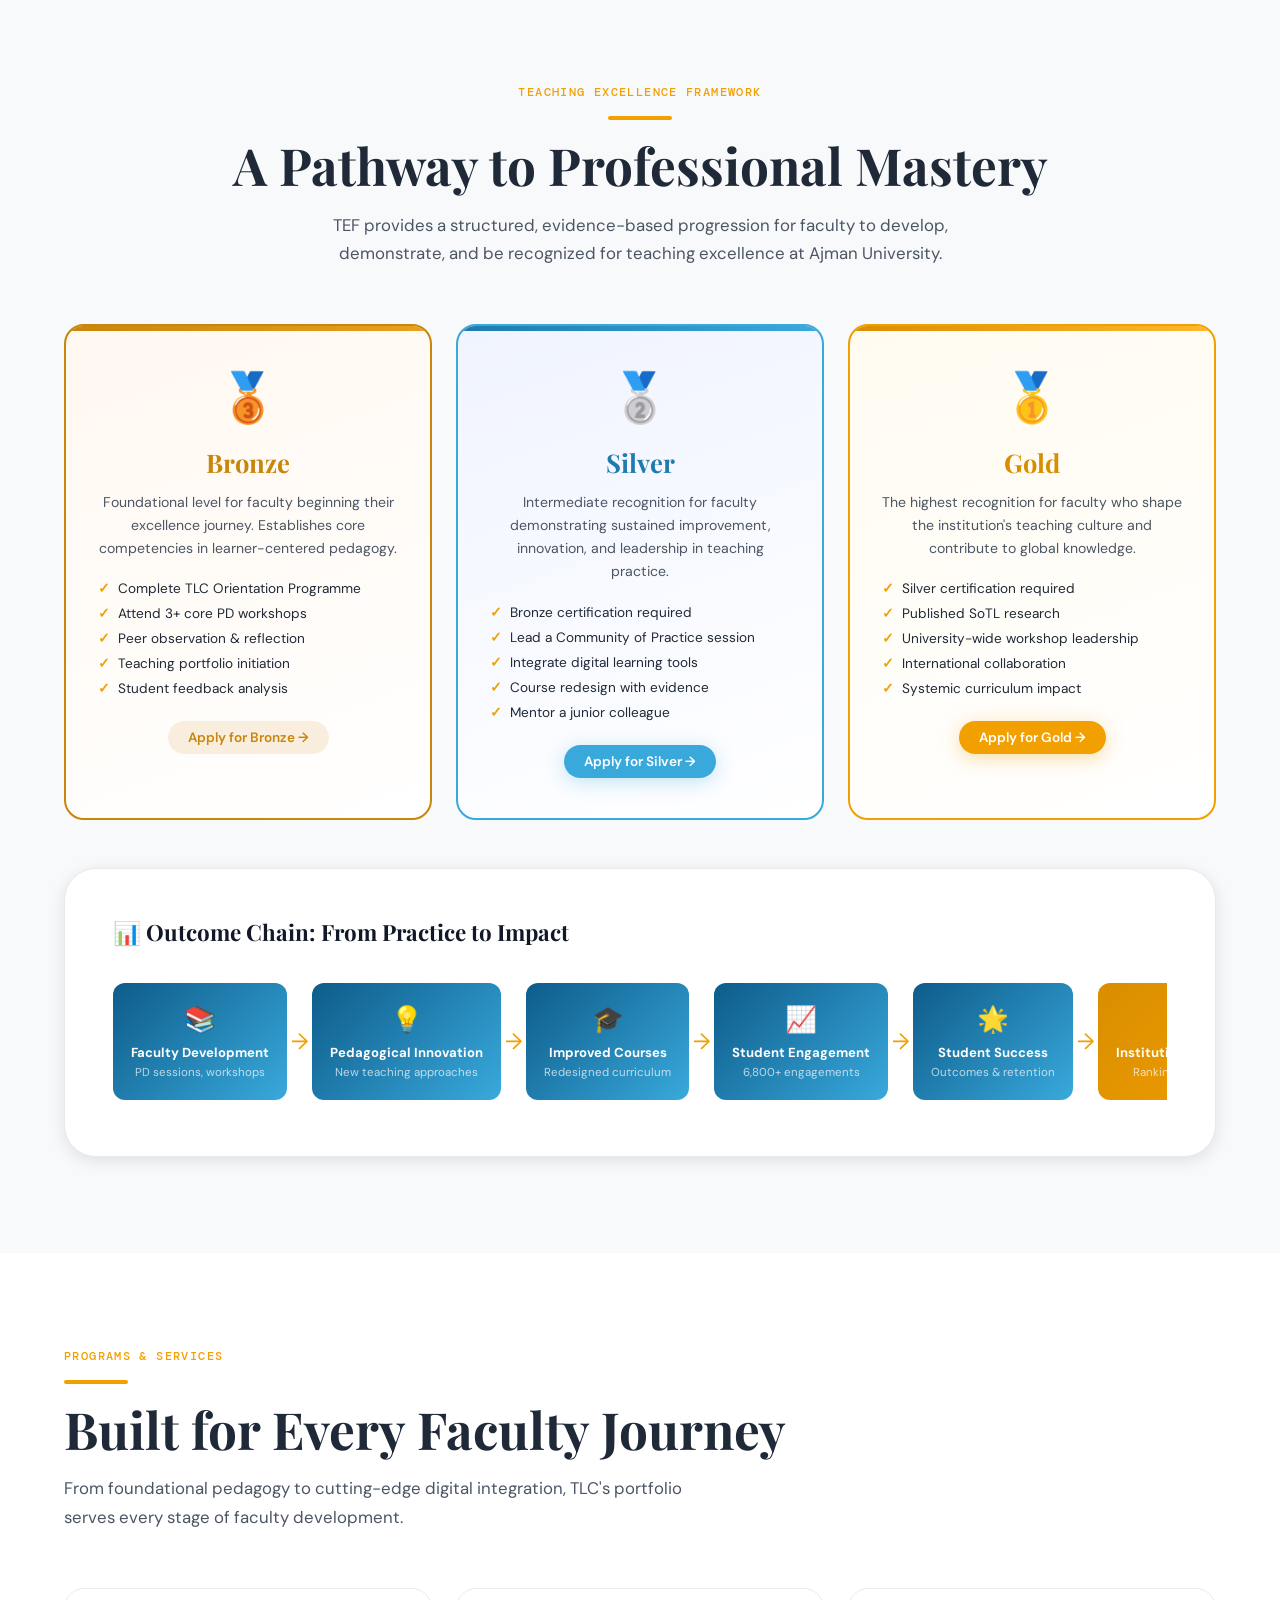
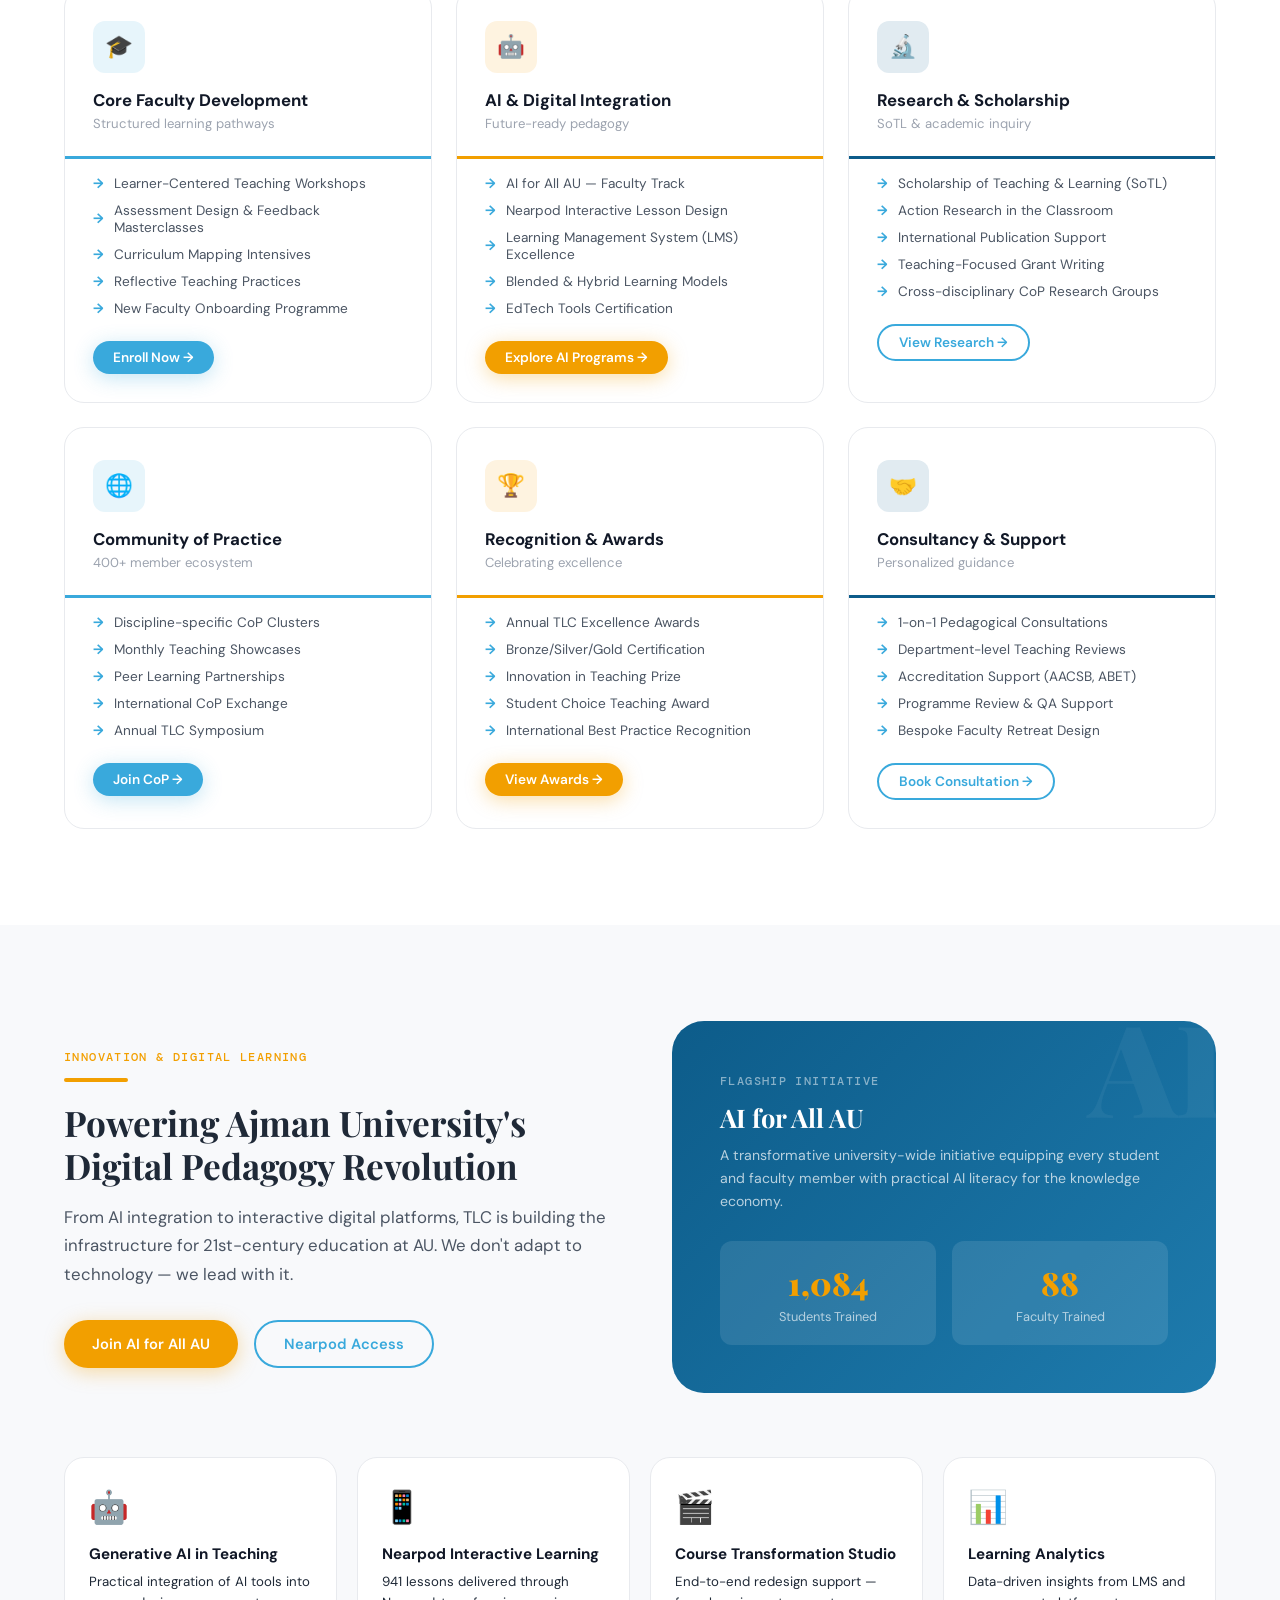
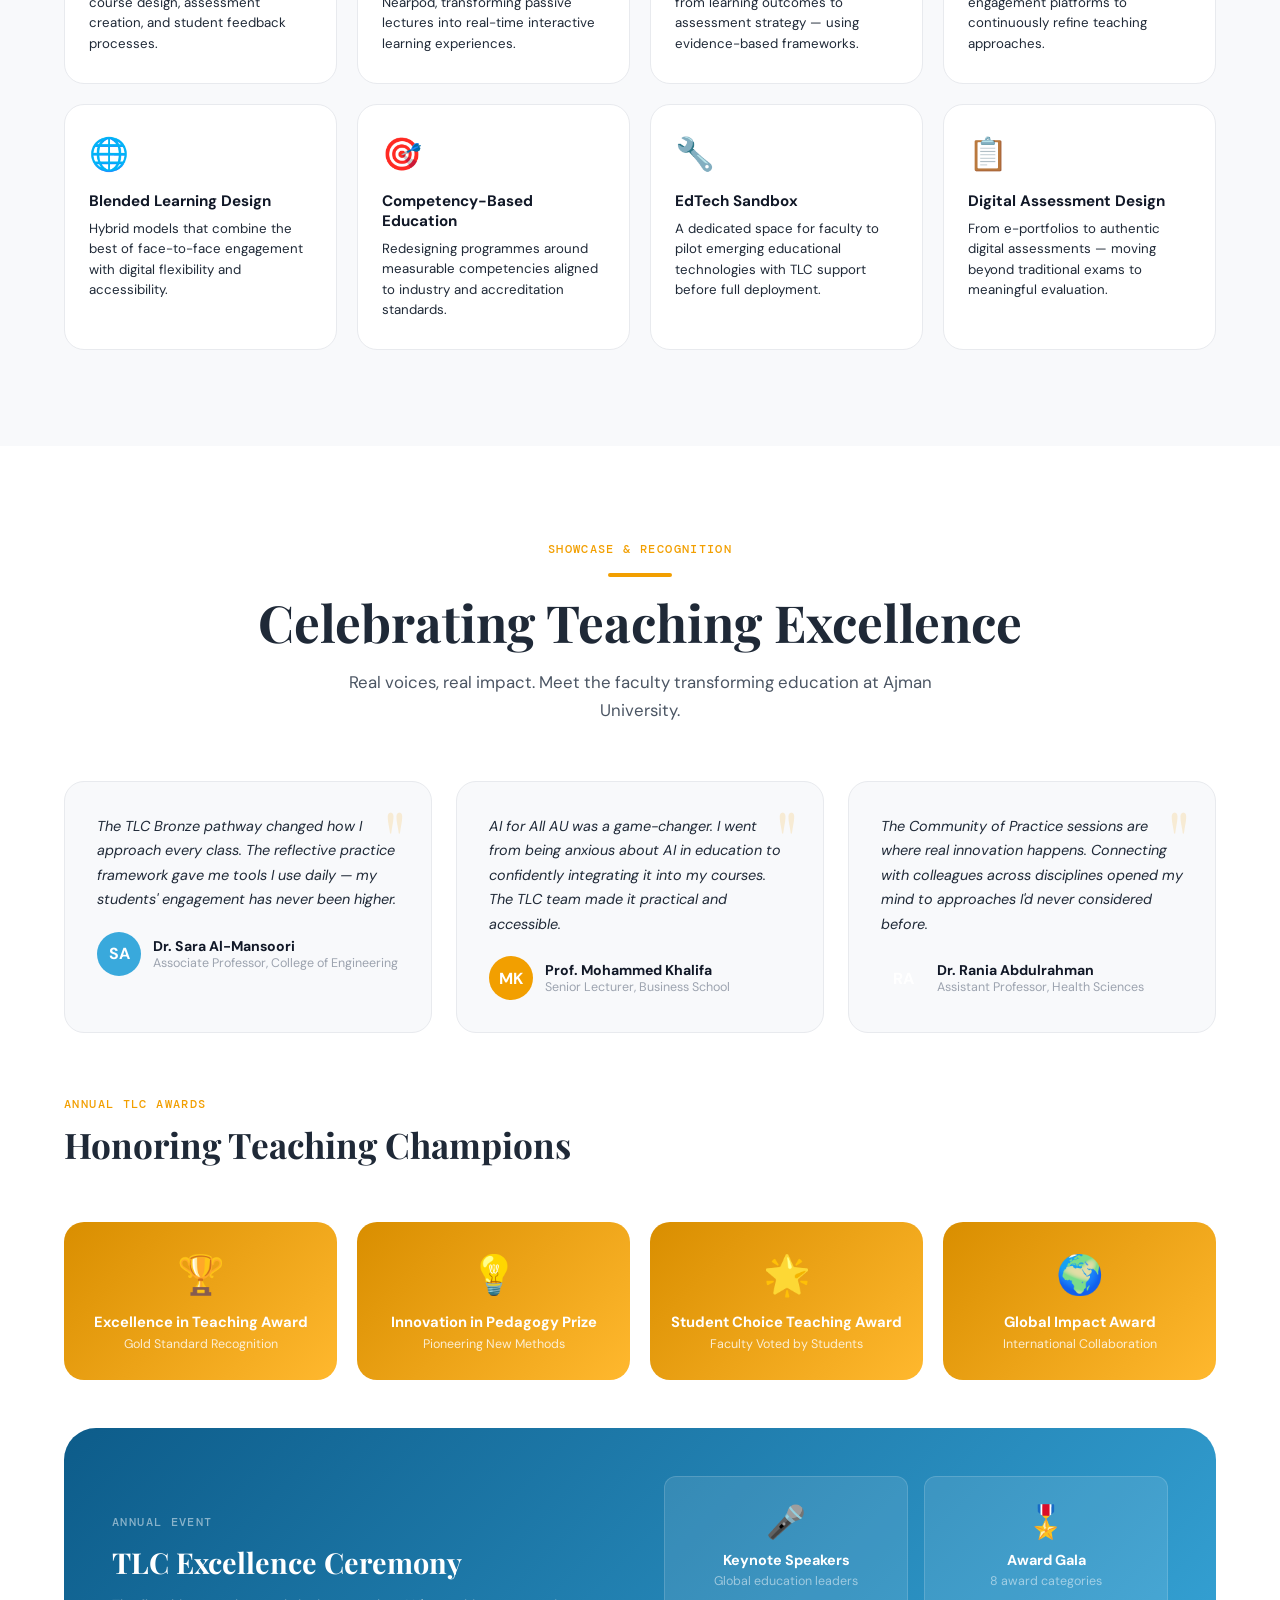
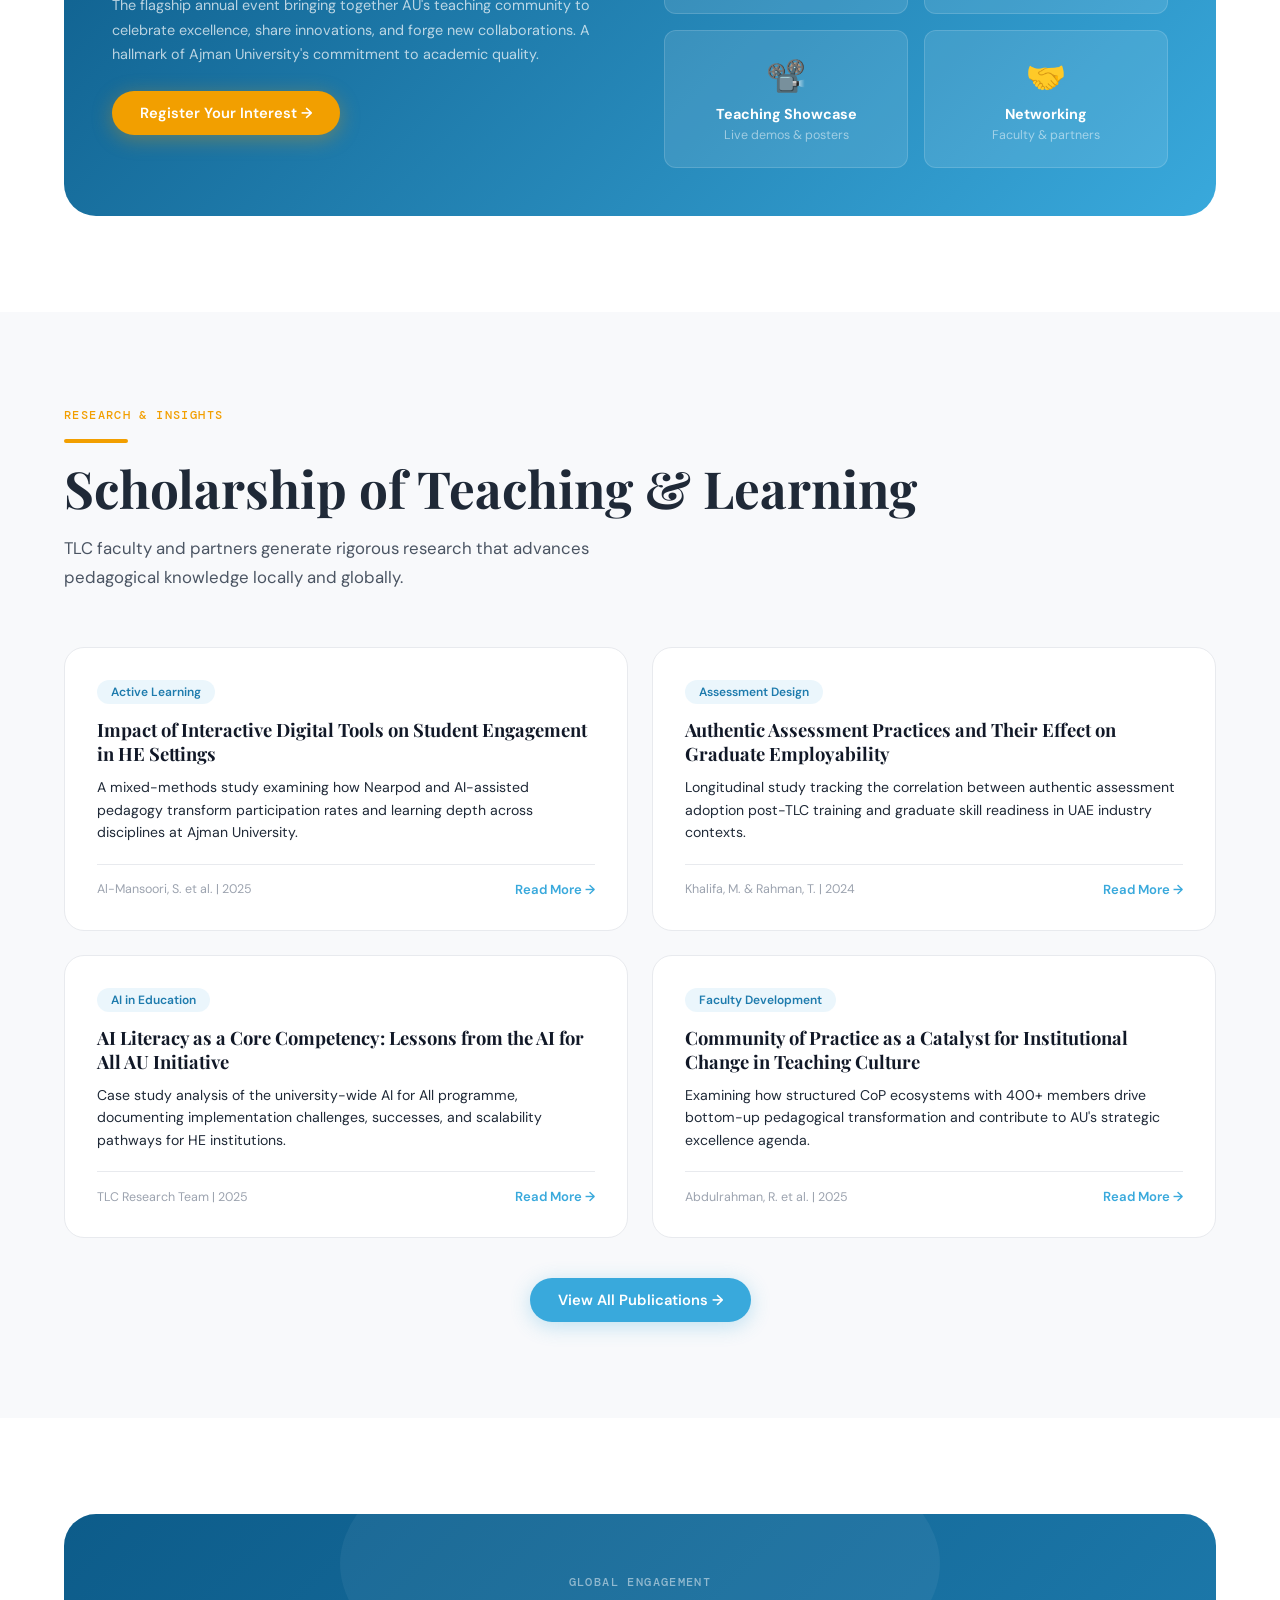
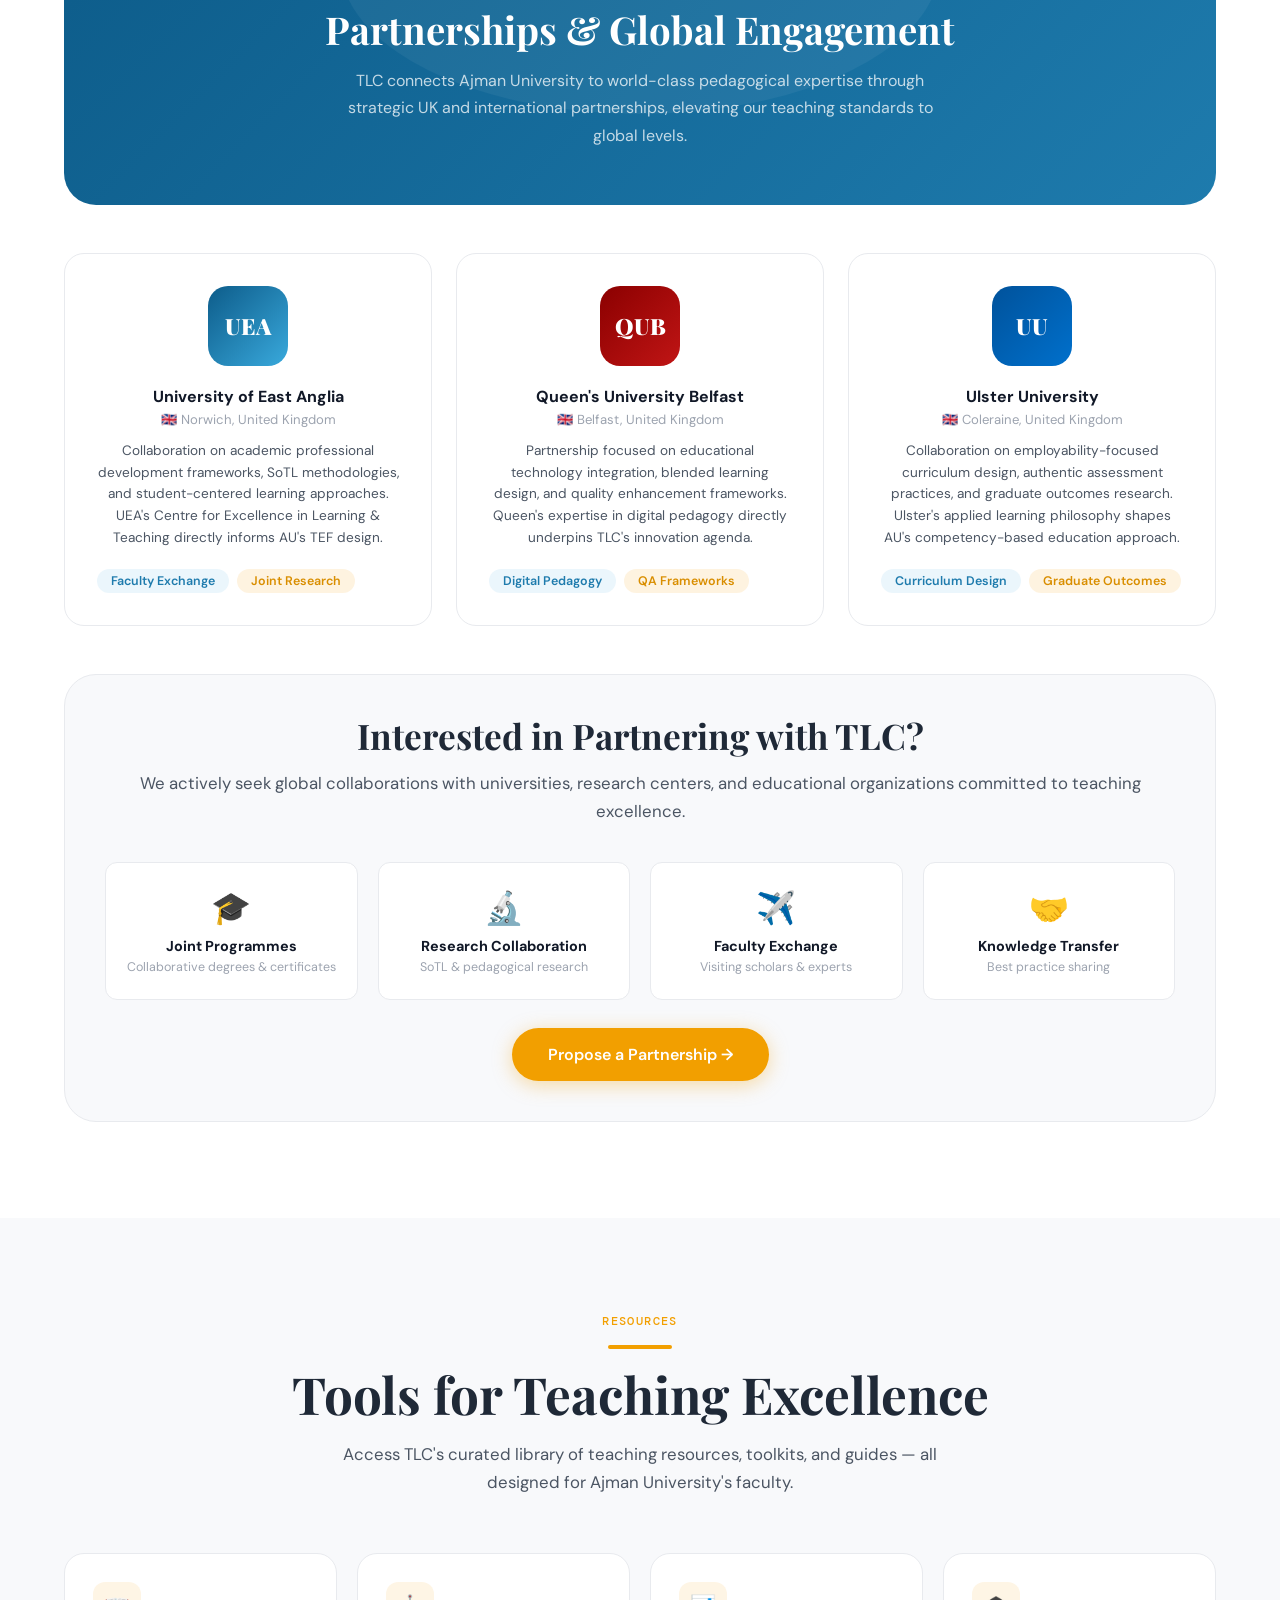
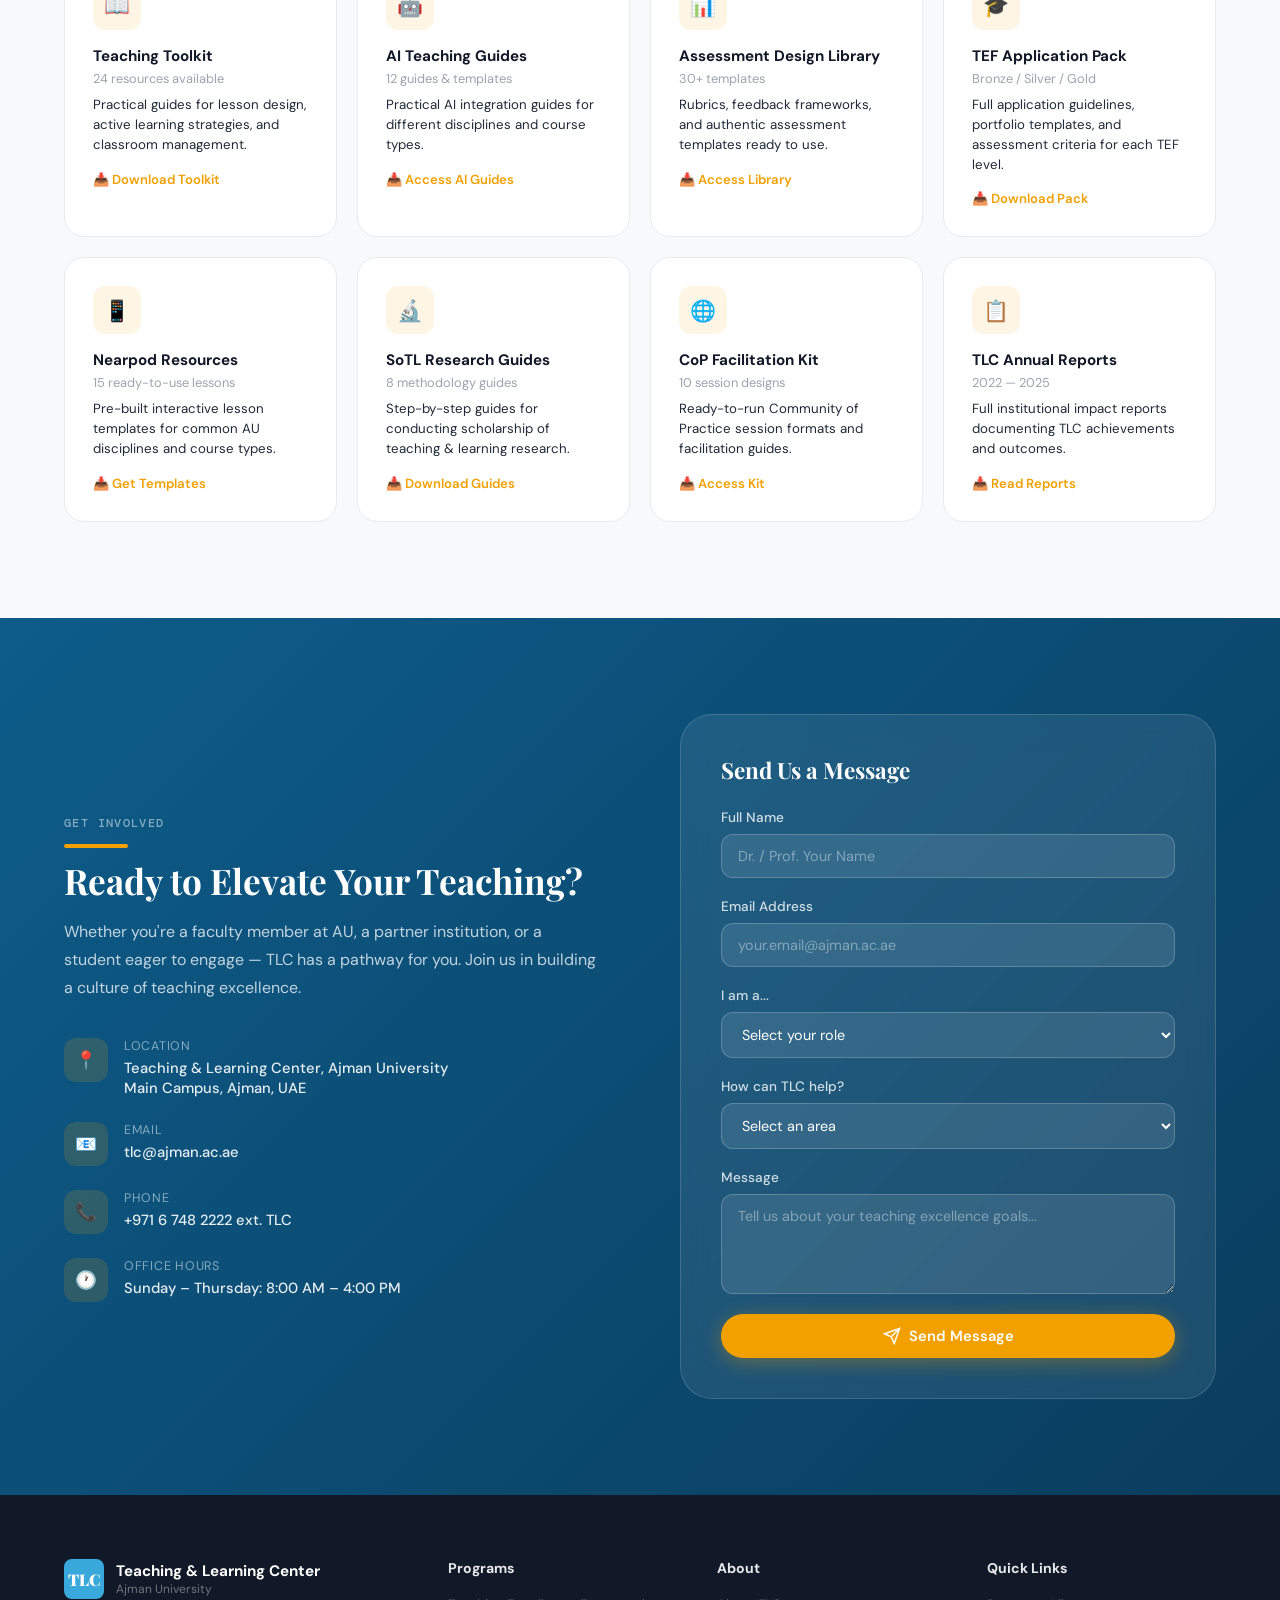
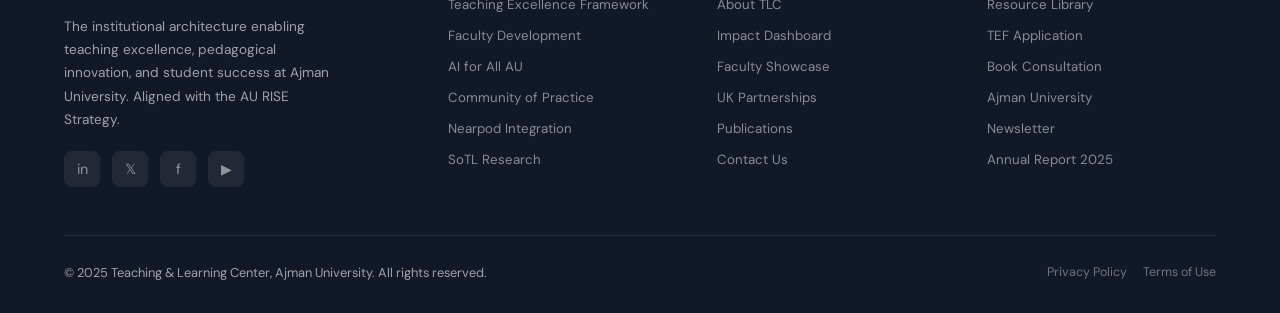
<file: autlcsite.html>
<!DOCTYPE html>
<html lang="en">
<head>
<meta charset="UTF-8">
<meta name="viewport" content="width=device-width, initial-scale=1.0">
<title>Teaching & Learning Center | Ajman University</title>
<link rel="preconnect" href="https://fonts.googleapis.com">
<link href="https://fonts.googleapis.com/css2?family=Playfair+Display:wght@400;700;900&family=DM+Sans:wght@300;400;500;600;700&family=DM+Mono:wght@400;500&display=swap" rel="stylesheet">
<style>
/* =====================================================
   CSS CUSTOM PROPERTIES & RESET
   ===================================================== */
:root {
  --orange: #F29F00;
  --orange-light: #FFB82E;
  --orange-dark: #D98E00;
  --blue: #39A9DC;
  --blue-dark: #1E7BAD;
  --blue-deeper: #0D5C8A;
  --white: #FFFFFF;
  --off-white: #F8F9FB;
  --gray-50: #F4F5F7;
  --gray-100: #E8EAEE;
  --gray-200: #D1D5DB;
  --gray-400: #9CA3AF;
  --gray-600: #4B5563;
  --gray-800: #1F2937;
  --gray-900: #111827;
  --font-display: 'Playfair Display', Georgia, serif;
  --font-body: 'DM Sans', sans-serif;
  --font-mono: 'DM Mono', monospace;
  --shadow-sm: 0 1px 3px rgba(0,0,0,0.08);
  --shadow-md: 0 4px 16px rgba(0,0,0,0.10);
  --shadow-lg: 0 12px 40px rgba(0,0,0,0.14);
  --shadow-xl: 0 24px 64px rgba(0,0,0,0.16);
  --radius-sm: 6px;
  --radius-md: 12px;
  --radius-lg: 20px;
  --radius-xl: 32px;
  --transition: 0.3s cubic-bezier(0.4,0,0.2,1);
  --nav-height: 72px;
}

*, *::before, *::after { box-sizing: border-box; margin: 0; padding: 0; }
html { scroll-behavior: smooth; }
body { font-family: var(--font-body); color: var(--gray-800); background: var(--white); overflow-x: hidden; }
img { max-width: 100%; display: block; }
a { text-decoration: none; color: inherit; }
ul { list-style: none; }
button { cursor: pointer; border: none; background: none; font-family: inherit; }

/* =====================================================
   TYPOGRAPHY
   ===================================================== */
.display-xl { font-family: var(--font-display); font-size: clamp(2.4rem, 5vw, 4.2rem); font-weight: 900; line-height: 1.1; }
.display-lg { font-family: var(--font-display); font-size: clamp(2rem, 4vw, 3.2rem); font-weight: 700; line-height: 1.15; }
.display-md { font-family: var(--font-display); font-size: clamp(1.5rem, 3vw, 2.2rem); font-weight: 700; line-height: 1.2; }
.heading-lg { font-size: clamp(1.2rem, 2.5vw, 1.6rem); font-weight: 700; line-height: 1.3; }
.heading-md { font-size: 1.15rem; font-weight: 600; line-height: 1.4; }
.body-lg { font-size: 1.05rem; line-height: 1.7; color: var(--gray-600); }
.body-md { font-size: 0.95rem; line-height: 1.65; color: var(--gray-600); }
.label { font-family: var(--font-mono); font-size: 0.72rem; font-weight: 500; letter-spacing: 0.12em; text-transform: uppercase; color: var(--orange); }

/* =====================================================
   LAYOUT UTILITIES
   ===================================================== */
.container { max-width: 1200px; margin: 0 auto; padding: 0 24px; }
.container-wide { max-width: 1400px; margin: 0 auto; padding: 0 32px; }
.section { padding: 96px 0; }
.section-sm { padding: 64px 0; }
.grid-2 { display: grid; grid-template-columns: 1fr 1fr; gap: 32px; }
.grid-3 { display: grid; grid-template-columns: repeat(3, 1fr); gap: 28px; }
.grid-4 { display: grid; grid-template-columns: repeat(4, 1fr); gap: 24px; }
.flex { display: flex; }
.flex-center { display: flex; align-items: center; justify-content: center; }
.flex-between { display: flex; align-items: center; justify-content: space-between; }
.gap-4 { gap: 4px; } .gap-8 { gap: 8px; } .gap-12 { gap: 12px; } .gap-16 { gap: 16px; } .gap-24 { gap: 24px; } .gap-32 { gap: 32px; } .gap-48 { gap: 48px; }
.text-center { text-align: center; }
.mt-8 { margin-top: 8px; } .mt-12 { margin-top: 12px; } .mt-16 { margin-top: 16px; } .mt-24 { margin-top: 24px; } .mt-32 { margin-top: 32px; } .mt-48 { margin-top: 48px; } .mt-64 { margin-top: 64px; }

/* =====================================================
   BUTTONS
   ===================================================== */
.btn { display: inline-flex; align-items: center; gap: 8px; padding: 12px 28px; border-radius: 50px; font-weight: 600; font-size: 0.92rem; transition: var(--transition); }
.btn-primary { background: var(--orange); color: #fff; box-shadow: 0 4px 20px rgba(242,159,0,0.35); }
.btn-primary:hover { background: var(--orange-dark); box-shadow: 0 6px 28px rgba(242,159,0,0.5); transform: translateY(-2px); }
.btn-secondary { background: var(--blue); color: #fff; box-shadow: 0 4px 20px rgba(57,169,220,0.3); }
.btn-secondary:hover { background: var(--blue-dark); transform: translateY(-2px); }
.btn-outline { background: transparent; color: var(--blue); border: 2px solid var(--blue); }
.btn-outline:hover { background: var(--blue); color: #fff; transform: translateY(-2px); }
.btn-ghost { background: rgba(255,255,255,0.15); color: #fff; border: 1px solid rgba(255,255,255,0.3); backdrop-filter: blur(8px); }
.btn-ghost:hover { background: rgba(255,255,255,0.25); transform: translateY(-2px); }
.btn-lg { padding: 16px 36px; font-size: 1rem; }
.btn-sm { padding: 8px 20px; font-size: 0.85rem; }
.btn svg { width: 18px; height: 18px; }

/* =====================================================
   CARDS
   ===================================================== */
.card { background: var(--white); border-radius: var(--radius-lg); padding: 32px; box-shadow: var(--shadow-md); transition: var(--transition); border: 1px solid var(--gray-100); }
.card:hover { box-shadow: var(--shadow-xl); transform: translateY(-4px); }
.card-blue { background: var(--blue-deeper); color: #fff; border: none; }
.card-orange { background: var(--orange); color: #fff; border: none; }
.card-gradient { background: linear-gradient(135deg, var(--blue-deeper) 0%, var(--blue) 100%); color: #fff; border: none; }

/* =====================================================
   SECTION HEADERS
   ===================================================== */
.section-header { margin-bottom: 56px; }
.section-header .label { display: block; margin-bottom: 12px; }
.section-header p { max-width: 620px; margin-top: 16px; }
.section-header.centered { text-align: center; }
.section-header.centered p { margin: 16px auto 0; }

/* =====================================================
   NAV
   ===================================================== */
#navbar {
  position: fixed; top: 0; left: 0; right: 0; z-index: 1000;
  height: var(--nav-height);
  background: rgba(255,255,255,0.97);
  backdrop-filter: blur(12px);
  border-bottom: 1px solid var(--gray-100);
  transition: var(--transition);
}
#navbar.scrolled { box-shadow: var(--shadow-md); }
.nav-inner { display: flex; align-items: center; justify-content: space-between; height: 100%; }
.nav-logo { display: flex; align-items: center; gap: 12px; }
.nav-logo-mark {
  width: 44px; height: 44px; border-radius: 10px;
  background: linear-gradient(135deg, var(--blue) 0%, var(--blue-deeper) 100%);
  display: flex; align-items: center; justify-content: center;
  font-family: var(--font-display); font-weight: 900; font-size: 1.2rem; color: #fff;
}
.nav-logo-text { display: flex; flex-direction: column; }
.nav-logo-text .primary { font-weight: 700; font-size: 0.95rem; color: var(--gray-900); line-height: 1.1; }
.nav-logo-text .secondary { font-size: 0.72rem; color: var(--gray-400); letter-spacing: 0.05em; }
.nav-links { display: flex; align-items: center; gap: 4px; }
.nav-item { position: relative; }
.nav-link {
  display: flex; align-items: center; gap: 4px;
  padding: 8px 14px; border-radius: var(--radius-sm);
  font-weight: 500; font-size: 0.88rem; color: var(--gray-700);
  transition: var(--transition); white-space: nowrap;
}
.nav-link:hover { color: var(--blue); background: var(--gray-50); }
.nav-link.active { color: var(--blue); }
.nav-link svg { width: 14px; height: 14px; transition: var(--transition); }
.nav-item:hover .nav-link svg { transform: rotate(180deg); }
.nav-cta { display: flex; align-items: center; gap: 12px; }
.nav-hamburger { display: none; flex-direction: column; gap: 5px; padding: 8px; cursor: pointer; }
.nav-hamburger span { display: block; width: 22px; height: 2px; background: var(--gray-700); border-radius: 2px; transition: var(--transition); }

/* Mega Menu */
.mega-menu {
  position: absolute; top: calc(100% + 8px); left: 50%; transform: translateX(-50%);
  background: #fff; border-radius: var(--radius-lg); box-shadow: var(--shadow-xl);
  border: 1px solid var(--gray-100); padding: 24px; min-width: 480px;
  opacity: 0; visibility: hidden; transition: var(--transition);
  pointer-events: none;
}
.nav-item:hover .mega-menu { opacity: 1; visibility: visible; pointer-events: all; transform: translateX(-50%) translateY(0); }
.mega-menu-grid { display: grid; grid-template-columns: 1fr 1fr; gap: 8px; }
.mega-link { display: flex; align-items: flex-start; gap: 12px; padding: 12px; border-radius: var(--radius-md); transition: var(--transition); }
.mega-link:hover { background: var(--gray-50); }
.mega-link-icon { width: 36px; height: 36px; border-radius: 8px; background: var(--gray-50); display: flex; align-items: center; justify-content: center; flex-shrink: 0; color: var(--blue); font-size: 1.1rem; }
.mega-link-text .title { font-weight: 600; font-size: 0.88rem; color: var(--gray-900); }
.mega-link-text .desc { font-size: 0.78rem; color: var(--gray-400); margin-top: 2px; }
.mega-footer { margin-top: 16px; padding-top: 16px; border-top: 1px solid var(--gray-100); display: flex; align-items: center; justify-content: space-between; }

/* Mobile Menu */
.mobile-menu {
  display: none; position: fixed; top: var(--nav-height); left: 0; right: 0; bottom: 0;
  background: #fff; z-index: 999; overflow-y: auto; padding: 24px;
}
.mobile-menu.open { display: block; }
.mobile-nav-link { display: block; padding: 14px 16px; border-radius: var(--radius-md); font-weight: 500; color: var(--gray-800); border-bottom: 1px solid var(--gray-100); }
.mobile-nav-link:hover { background: var(--gray-50); color: var(--blue); }

/* =====================================================
   HERO
   ===================================================== */
#hero {
  position: relative; min-height: 100vh; display: flex; align-items: center;
  padding-top: var(--nav-height);
  background: linear-gradient(165deg, var(--blue-deeper) 0%, #0A4A73 50%, var(--blue-dark) 100%);
  overflow: hidden;
}
.hero-bg-shapes { position: absolute; inset: 0; pointer-events: none; }
.hero-shape-1 {
  position: absolute; top: -80px; right: -80px; width: 520px; height: 520px;
  border-radius: 50%; background: radial-gradient(circle, rgba(242,159,0,0.2) 0%, transparent 70%);
}
.hero-shape-2 {
  position: absolute; bottom: 80px; left: -120px; width: 400px; height: 400px;
  border-radius: 50%; background: radial-gradient(circle, rgba(57,169,220,0.25) 0%, transparent 70%);
}
.hero-grid-lines {
  position: absolute; inset: 0;
  background-image: linear-gradient(rgba(255,255,255,0.04) 1px, transparent 1px),
    linear-gradient(90deg, rgba(255,255,255,0.04) 1px, transparent 1px);
  background-size: 60px 60px;
}
.hero-content { position: relative; z-index: 2; }
.hero-inner { display: grid; grid-template-columns: 1fr 1fr; gap: 64px; align-items: center; padding: 64px 0; }
.hero-badge {
  display: inline-flex; align-items: center; gap: 8px;
  background: rgba(242,159,0,0.15); border: 1px solid rgba(242,159,0,0.4);
  border-radius: 50px; padding: 6px 16px; margin-bottom: 24px;
}
.hero-badge .dot { width: 8px; height: 8px; border-radius: 50%; background: var(--orange); animation: pulse 2s infinite; }
.hero-badge span { font-size: 0.78rem; font-weight: 600; color: var(--orange-light); letter-spacing: 0.06em; text-transform: uppercase; }
@keyframes pulse { 0%,100% { opacity: 1; } 50% { opacity: 0.5; } }
.hero-title { color: #fff; }
.hero-title .accent { color: var(--orange); }
.hero-desc { color: rgba(255,255,255,0.75); font-size: 1.1rem; line-height: 1.75; margin-top: 20px; }
.hero-actions { display: flex; align-items: center; gap: 16px; margin-top: 36px; flex-wrap: wrap; }
.hero-stats { display: grid; grid-template-columns: repeat(3, 1fr); gap: 20px; margin-top: 48px; }
.hero-stat { text-align: center; padding: 20px 16px; border-radius: var(--radius-md); background: rgba(255,255,255,0.08); border: 1px solid rgba(255,255,255,0.12); backdrop-filter: blur(8px); }
.hero-stat .num { font-family: var(--font-display); font-size: 2rem; font-weight: 900; color: var(--orange); line-height: 1; }
.hero-stat .lbl { font-size: 0.75rem; color: rgba(255,255,255,0.65); margin-top: 6px; }
.hero-visual { position: relative; }
.hero-card-stack { position: relative; }
.hero-main-card {
  background: rgba(255,255,255,0.1); backdrop-filter: blur(20px);
  border: 1px solid rgba(255,255,255,0.2); border-radius: var(--radius-xl);
  padding: 36px; color: #fff;
}
.hero-pill { display: inline-flex; align-items: center; gap: 6px; background: var(--orange); border-radius: 50px; padding: 5px 14px; font-size: 0.78rem; font-weight: 700; margin-bottom: 20px; }
.progress-list { display: flex; flex-direction: column; gap: 16px; margin-top: 20px; }
.progress-item { display: flex; flex-direction: column; gap: 8px; }
.progress-item .pi-header { display: flex; justify-content: space-between; font-size: 0.85rem; }
.progress-item .pi-label { font-weight: 500; }
.progress-item .pi-value { color: var(--orange-light); font-weight: 700; }
.progress-bar { height: 6px; background: rgba(255,255,255,0.15); border-radius: 4px; overflow: hidden; }
.progress-fill { height: 100%; border-radius: 4px; background: linear-gradient(90deg, var(--orange), var(--orange-light)); transition: width 1.5s ease; width: 0; }
.floating-badge {
  position: absolute; background: #fff; border-radius: var(--radius-md);
  padding: 12px 16px; box-shadow: var(--shadow-lg);
  display: flex; align-items: center; gap: 10px; animation: float 4s ease-in-out infinite;
}
.floating-badge .fb-icon { width: 36px; height: 36px; border-radius: 8px; background: var(--orange); display: flex; align-items: center; justify-content: center; font-size: 1.1rem; }
.floating-badge .fb-text .v { font-weight: 700; font-size: 1rem; color: var(--gray-900); }
.floating-badge .fb-text .l { font-size: 0.72rem; color: var(--gray-400); }
.badge-1 { bottom: -24px; left: -24px; animation-delay: 0s; }
.badge-2 { top: -16px; right: -20px; animation-delay: 2s; }
@keyframes float { 0%,100% { transform: translateY(0); } 50% { transform: translateY(-8px); } }

/* =====================================================
   IMPACT STRIP
   ===================================================== */
#impact-strip { background: var(--orange); padding: 20px 0; }
.impact-strip-inner { display: flex; align-items: center; gap: 0; overflow: hidden; }
.impact-ticker { display: flex; align-items: center; gap: 48px; animation: ticker 25s linear infinite; white-space: nowrap; }
.impact-ticker-item { display: flex; align-items: center; gap: 10px; color: #fff; font-weight: 600; font-size: 0.9rem; }
.impact-ticker-sep { color: rgba(255,255,255,0.4); font-size: 1.2rem; }
@keyframes ticker { 0% { transform: translateX(0); } 100% { transform: translateX(-50%); } }

/* =====================================================
   ABOUT / MISSION
   ===================================================== */
#about { background: var(--off-white); }
.about-inner { display: grid; grid-template-columns: 1fr 1.4fr; gap: 80px; align-items: center; }
.about-visual { position: relative; }
.about-graphic {
  background: linear-gradient(135deg, var(--blue-deeper), var(--blue));
  border-radius: var(--radius-xl); padding: 48px; color: #fff; position: relative; overflow: hidden;
}
.about-graphic::before {
  content: ''; position: absolute; top: -60px; right: -60px; width: 200px; height: 200px;
  border-radius: 50%; background: rgba(242,159,0,0.15);
}
.about-graphic::after {
  content: ''; position: absolute; bottom: -40px; left: -40px; width: 150px; height: 150px;
  border-radius: 50%; background: rgba(255,255,255,0.06);
}
.about-pillars { display: grid; grid-template-columns: 1fr 1fr; gap: 16px; margin-top: 24px; }
.pillar-chip {
  background: rgba(255,255,255,0.12); border-radius: var(--radius-md);
  padding: 16px; border: 1px solid rgba(255,255,255,0.15);
}
.pillar-chip .icon { font-size: 1.5rem; margin-bottom: 8px; }
.pillar-chip .name { font-weight: 600; font-size: 0.88rem; }
.about-content {}
.value-list { display: flex; flex-direction: column; gap: 20px; margin-top: 32px; }
.value-item { display: flex; gap: 16px; align-items: flex-start; }
.value-dot { width: 40px; height: 40px; border-radius: var(--radius-md); background: rgba(57,169,220,0.1); display: flex; align-items: center; justify-content: center; flex-shrink: 0; color: var(--blue); font-size: 1.1rem; }
.value-text .vt-title { font-weight: 700; font-size: 0.95rem; color: var(--gray-900); }
.value-text .vt-desc { font-size: 0.88rem; color: var(--gray-400); margin-top: 4px; line-height: 1.5; }

/* =====================================================
   IMPACT DASHBOARD
   ===================================================== */
#impact { background: var(--white); }
.impact-dashboard { background: linear-gradient(135deg, var(--blue-deeper) 0%, #0A3D5E 100%); border-radius: var(--radius-xl); padding: 56px; overflow: hidden; position: relative; }
.impact-dashboard::before { content: ''; position: absolute; top: -100px; right: -100px; width: 400px; height: 400px; border-radius: 50%; background: radial-gradient(circle, rgba(242,159,0,0.12) 0%, transparent 70%); }
.impact-title-row { display: flex; align-items: flex-end; justify-content: space-between; margin-bottom: 48px; }
.stat-grid { display: grid; grid-template-columns: repeat(4, 1fr); gap: 20px; }
.stat-card {
  background: rgba(255,255,255,0.07); border: 1px solid rgba(255,255,255,0.12);
  border-radius: var(--radius-lg); padding: 28px 24px; text-align: center;
  transition: var(--transition); cursor: default;
}
.stat-card:hover { background: rgba(255,255,255,0.13); transform: translateY(-4px); }
.stat-card .sc-icon { font-size: 2rem; margin-bottom: 12px; }
.stat-card .sc-num { font-family: var(--font-display); font-size: 2.4rem; font-weight: 900; color: var(--orange); line-height: 1; }
.stat-card .sc-label { font-size: 0.8rem; color: rgba(255,255,255,0.6); margin-top: 8px; line-height: 1.4; }
.impact-chart-row { display: grid; grid-template-columns: 1.6fr 1fr; gap: 24px; margin-top: 24px; }
.bar-chart-card { background: rgba(255,255,255,0.07); border: 1px solid rgba(255,255,255,0.12); border-radius: var(--radius-lg); padding: 28px; }
.bar-chart-card .bcc-title { font-weight: 600; font-size: 0.9rem; color: rgba(255,255,255,0.8); margin-bottom: 24px; }
.bar-chart { display: flex; align-items: flex-end; gap: 12px; height: 120px; }
.bar-item { display: flex; flex-direction: column; align-items: center; gap: 8px; flex: 1; }
.bar { width: 100%; border-radius: 6px 6px 0 0; transition: height 1.5s ease; background: linear-gradient(180deg, var(--orange-light), var(--orange)); min-height: 4px; }
.bar-label { font-size: 0.7rem; color: rgba(255,255,255,0.5); }
.mini-stats { display: flex; flex-direction: column; gap: 16px; }
.mini-stat { background: rgba(255,255,255,0.07); border: 1px solid rgba(255,255,255,0.12); border-radius: var(--radius-md); padding: 18px 20px; display: flex; align-items: center; justify-content: space-between; }
.mini-stat .ms-label { font-size: 0.82rem; color: rgba(255,255,255,0.6); }
.mini-stat .ms-value { font-family: var(--font-display); font-size: 1.4rem; font-weight: 900; color: var(--orange); }
.mini-stat .ms-bar { height: 4px; background: rgba(255,255,255,0.1); border-radius: 4px; margin-top: 8px; overflow: hidden; width: 80px; }
.mini-stat .ms-fill { height: 100%; border-radius: 4px; background: var(--blue); }

/* =====================================================
   TEF — Teaching Excellence Framework
   ===================================================== */
#tef { background: var(--off-white); }
.tef-intro { max-width: 700px; margin: 0 auto 64px; text-align: center; }
.pathway-cards { display: grid; grid-template-columns: repeat(3, 1fr); gap: 24px; margin-bottom: 48px; }
.pathway-card { border-radius: var(--radius-lg); padding: 40px 32px; text-align: center; position: relative; overflow: hidden; transition: var(--transition); }
.pathway-card::before { content: ''; position: absolute; top: 0; left: 0; right: 0; height: 5px; }
.pathway-bronze { background: linear-gradient(160deg, #FFF8F0 0%, #FFF 100%); border: 2px solid #C8860A; }
.pathway-bronze::before { background: linear-gradient(90deg, #C8860A, #E8A020); }
.pathway-silver { background: linear-gradient(160deg, #F0F4FF 0%, #FFF 100%); border: 2px solid var(--blue); }
.pathway-silver::before { background: linear-gradient(90deg, var(--blue-dark), var(--blue)); }
.pathway-gold { background: linear-gradient(160deg, #FFFBF0 0%, #FFF 100%); border: 2px solid var(--orange); }
.pathway-gold::before { background: linear-gradient(90deg, var(--orange-dark), var(--orange-light)); }
.pathway-card:hover { transform: translateY(-6px); box-shadow: var(--shadow-lg); }
.pathway-medal { font-size: 3rem; margin-bottom: 16px; }
.pathway-title { font-family: var(--font-display); font-size: 1.6rem; font-weight: 700; }
.pathway-bronze .pathway-title { color: #C8860A; }
.pathway-silver .pathway-title { color: var(--blue-dark); }
.pathway-gold .pathway-title { color: var(--orange-dark); }
.pathway-desc { font-size: 0.88rem; color: var(--gray-600); margin-top: 12px; line-height: 1.65; }
.pathway-criteria { list-style: none; margin-top: 20px; display: flex; flex-direction: column; gap: 8px; text-align: left; }
.pathway-criteria li { display: flex; gap: 8px; font-size: 0.85rem; color: var(--gray-700); align-items: flex-start; }
.pathway-criteria li::before { content: '✓'; color: var(--orange); font-weight: 700; flex-shrink: 0; }
.outcome-chain { background: #fff; border-radius: var(--radius-xl); padding: 48px; box-shadow: var(--shadow-md); border: 1px solid var(--gray-100); }
.chain-title { font-family: var(--font-display); font-size: 1.4rem; font-weight: 700; margin-bottom: 36px; color: var(--gray-900); }
.chain-flow { display: flex; align-items: center; gap: 0; overflow-x: auto; padding-bottom: 8px; }
.chain-node { background: linear-gradient(135deg, var(--blue-deeper), var(--blue)); color: #fff; border-radius: var(--radius-md); padding: 20px 18px; text-align: center; min-width: 140px; flex-shrink: 0; }
.chain-node .cn-icon { font-size: 1.6rem; margin-bottom: 8px; }
.chain-node .cn-title { font-weight: 700; font-size: 0.82rem; }
.chain-node .cn-desc { font-size: 0.72rem; color: rgba(255,255,255,0.7); margin-top: 4px; }
.chain-arrow { color: var(--orange); font-size: 1.4rem; flex-shrink: 0; padding: 0 4px; }

/* =====================================================
   PROGRAMS
   ===================================================== */
#programs { background: var(--white); }
.program-grid { display: grid; grid-template-columns: repeat(3, 1fr); gap: 24px; }
.program-card { border-radius: var(--radius-lg); overflow: hidden; border: 1px solid var(--gray-100); transition: var(--transition); background: #fff; }
.program-card:hover { box-shadow: var(--shadow-lg); transform: translateY(-4px); }
.program-card-header { padding: 32px 28px 24px; }
.program-card-body { padding: 0 28px 28px; }
.program-icon { width: 52px; height: 52px; border-radius: var(--radius-md); display: flex; align-items: center; justify-content: center; font-size: 1.4rem; margin-bottom: 16px; }
.pc-blue .program-icon { background: rgba(57,169,220,0.12); }
.pc-orange .program-icon { background: rgba(242,159,0,0.12); }
.pc-deep .program-icon { background: rgba(13,92,138,0.12); }
.pc-blue .program-card-header { border-bottom: 3px solid var(--blue); }
.pc-orange .program-card-header { border-bottom: 3px solid var(--orange); }
.pc-deep .program-card-header { border-bottom: 3px solid var(--blue-deeper); }
.program-title { font-weight: 700; font-size: 1.05rem; color: var(--gray-900); }
.program-sub { font-size: 0.82rem; color: var(--gray-400); margin-top: 4px; }
.program-features { display: flex; flex-direction: column; gap: 10px; margin-top: 16px; }
.program-feature { display: flex; align-items: center; gap: 10px; font-size: 0.85rem; color: var(--gray-600); }
.program-feature::before { content: '→'; color: var(--blue); font-weight: 700; }

/* =====================================================
   INNOVATION / AI
   ===================================================== */
#innovation { background: linear-gradient(180deg, var(--off-white) 0%, #fff 100%); }
.innovation-header-row { display: grid; grid-template-columns: 1fr 1fr; gap: 64px; align-items: center; margin-bottom: 64px; }
.ai-highlight-box { background: linear-gradient(135deg, var(--blue-deeper), var(--blue-dark)); border-radius: var(--radius-xl); padding: 48px; color: #fff; position: relative; overflow: hidden; }
.ai-highlight-box::before { content: 'AI'; position: absolute; top: -20px; right: -10px; font-family: var(--font-display); font-size: 8rem; font-weight: 900; color: rgba(255,255,255,0.05); line-height: 1; }
.ai-stat-row { display: grid; grid-template-columns: 1fr 1fr; gap: 16px; margin-top: 28px; }
.ai-stat { background: rgba(255,255,255,0.1); border-radius: var(--radius-md); padding: 20px; text-align: center; }
.ai-stat .asn { font-family: var(--font-display); font-size: 2rem; font-weight: 900; color: var(--orange); }
.ai-stat .asl { font-size: 0.8rem; color: rgba(255,255,255,0.65); margin-top: 4px; }
.innovation-cards { display: grid; grid-template-columns: repeat(4, 1fr); gap: 20px; }
.innov-card { border-radius: var(--radius-lg); padding: 28px 24px; border: 1px solid var(--gray-100); transition: var(--transition); background: #fff; }
.innov-card:hover { border-color: var(--blue); box-shadow: var(--shadow-md); transform: translateY(-3px); }
.innov-card .ic-icon { font-size: 2rem; margin-bottom: 16px; }
.innov-card .ic-title { font-weight: 700; font-size: 0.95rem; color: var(--gray-900); }
.innov-card .ic-desc { font-size: 0.83rem; color: var(--gray-500); margin-top: 8px; line-height: 1.55; }

/* =====================================================
   SHOWCASE
   ===================================================== */
#showcase { background: var(--white); }
.testimonials { display: grid; grid-template-columns: repeat(3, 1fr); gap: 24px; }
.testimonial-card { background: var(--off-white); border-radius: var(--radius-lg); padding: 32px; border: 1px solid var(--gray-100); position: relative; }
.testimonial-card::before { content: '"'; position: absolute; top: 16px; right: 24px; font-family: var(--font-display); font-size: 5rem; color: var(--orange); opacity: 0.15; line-height: 1; }
.tc-quote { font-size: 0.9rem; color: var(--gray-700); line-height: 1.7; font-style: italic; }
.tc-author { display: flex; align-items: center; gap: 12px; margin-top: 20px; }
.tc-avatar { width: 44px; height: 44px; border-radius: 50%; display: flex; align-items: center; justify-content: center; font-weight: 700; font-size: 1rem; color: #fff; flex-shrink: 0; }
.tc-info .tc-name { font-weight: 700; font-size: 0.88rem; color: var(--gray-900); }
.tc-info .tc-role { font-size: 0.78rem; color: var(--gray-400); }
.awards-row { display: grid; grid-template-columns: repeat(4, 1fr); gap: 20px; margin-top: 48px; }
.award-card { background: linear-gradient(135deg, var(--orange-dark), var(--orange-light)); border-radius: var(--radius-lg); padding: 28px 20px; text-align: center; color: #fff; transition: var(--transition); }
.award-card:hover { transform: translateY(-4px); box-shadow: 0 12px 36px rgba(242,159,0,0.35); }
.award-card .aw-icon { font-size: 2.4rem; margin-bottom: 12px; }
.award-card .aw-title { font-weight: 700; font-size: 0.92rem; }
.award-card .aw-year { font-size: 0.78rem; opacity: 0.8; margin-top: 4px; }

/* =====================================================
   RESEARCH
   ===================================================== */
#research { background: var(--off-white); }
.research-grid { display: grid; grid-template-columns: 1fr 1fr; gap: 24px; }
.research-card { background: #fff; border-radius: var(--radius-lg); padding: 32px; border: 1px solid var(--gray-100); transition: var(--transition); }
.research-card:hover { box-shadow: var(--shadow-md); transform: translateY(-3px); }
.rc-tag { display: inline-block; background: rgba(57,169,220,0.1); color: var(--blue-dark); border-radius: 50px; padding: 4px 14px; font-size: 0.75rem; font-weight: 600; margin-bottom: 14px; }
.rc-title { font-family: var(--font-display); font-size: 1.15rem; font-weight: 700; color: var(--gray-900); line-height: 1.3; }
.rc-desc { font-size: 0.88rem; color: var(--gray-500); margin-top: 10px; line-height: 1.6; }
.rc-footer { display: flex; align-items: center; justify-content: space-between; margin-top: 20px; padding-top: 16px; border-top: 1px solid var(--gray-100); }
.rc-authors { font-size: 0.78rem; color: var(--gray-400); }
.rc-cta { font-size: 0.82rem; font-weight: 600; color: var(--blue); display: flex; align-items: center; gap: 4px; }

/* =====================================================
   PARTNERSHIPS
   ===================================================== */
#partnerships { background: var(--white); }
.partners-hero { background: linear-gradient(135deg, var(--blue-deeper), var(--blue-dark)); border-radius: var(--radius-xl); padding: 56px; color: #fff; text-align: center; margin-bottom: 48px; position: relative; overflow: hidden; }
.partners-hero::before { content: ''; position: absolute; top: -100px; left: 50%; transform: translateX(-50%); width: 600px; height: 300px; border-radius: 50%; background: rgba(255,255,255,0.05); }
.partner-cards { display: grid; grid-template-columns: repeat(3, 1fr); gap: 24px; }
.partner-card { background: #fff; border-radius: var(--radius-lg); padding: 32px; border: 1px solid var(--gray-100); text-align: center; transition: var(--transition); }
.partner-card:hover { border-color: var(--blue); box-shadow: var(--shadow-md); transform: translateY(-4px); }
.partner-logo-box { width: 80px; height: 80px; border-radius: var(--radius-lg); background: linear-gradient(135deg, var(--blue-deeper), var(--blue)); display: flex; align-items: center; justify-content: center; margin: 0 auto 20px; color: #fff; font-family: var(--font-display); font-weight: 900; font-size: 1.4rem; }
.partner-name { font-weight: 700; font-size: 1rem; color: var(--gray-900); }
.partner-country { font-size: 0.82rem; color: var(--gray-400); margin-top: 4px; }
.partner-desc { font-size: 0.85rem; color: var(--gray-600); margin-top: 12px; line-height: 1.6; }

/* =====================================================
   RESOURCES
   ===================================================== */
#resources { background: var(--off-white); }
.resource-grid { display: grid; grid-template-columns: repeat(4, 1fr); gap: 20px; }
.resource-card { background: #fff; border-radius: var(--radius-lg); padding: 28px; border: 1px solid var(--gray-100); transition: var(--transition); }
.resource-card:hover { border-color: var(--orange); box-shadow: var(--shadow-md); transform: translateY(-3px); }
.rc-icon-box { width: 48px; height: 48px; border-radius: var(--radius-md); background: rgba(242,159,0,0.1); display: flex; align-items: center; justify-content: center; font-size: 1.3rem; margin-bottom: 16px; }
.rc-name { font-weight: 700; font-size: 0.95rem; color: var(--gray-900); }
.rc-count { font-size: 0.8rem; color: var(--gray-400); margin-top: 4px; }
.rc-download { display: inline-flex; align-items: center; gap: 6px; color: var(--orange); font-weight: 600; font-size: 0.82rem; margin-top: 16px; }

/* =====================================================
   CONTACT CTA
   ===================================================== */
#contact { background: linear-gradient(135deg, var(--blue-deeper) 0%, #0A3D5E 100%); padding: 96px 0; }
.contact-inner { display: grid; grid-template-columns: 1fr 1fr; gap: 80px; align-items: center; }
.contact-content { color: #fff; }
.contact-form-box { background: rgba(255,255,255,0.08); border: 1px solid rgba(255,255,255,0.15); backdrop-filter: blur(12px); border-radius: var(--radius-xl); padding: 40px; }
.form-field { display: flex; flex-direction: column; gap: 8px; margin-bottom: 20px; }
.form-field label { font-size: 0.85rem; font-weight: 500; color: rgba(255,255,255,0.8); }
.form-field input, .form-field select, .form-field textarea {
  background: rgba(255,255,255,0.1); border: 1px solid rgba(255,255,255,0.2);
  border-radius: var(--radius-md); padding: 12px 16px; color: #fff;
  font-family: var(--font-body); font-size: 0.9rem; outline: none;
  transition: var(--transition);
}
.form-field input::placeholder, .form-field textarea::placeholder { color: rgba(255,255,255,0.4); }
.form-field input:focus, .form-field select:focus, .form-field textarea:focus { border-color: var(--orange); }
.form-field select option { background: var(--blue-deeper); color: #fff; }
.form-field textarea { min-height: 100px; resize: vertical; }
.contact-info-list { display: flex; flex-direction: column; gap: 24px; margin-top: 36px; }
.ci-item { display: flex; align-items: flex-start; gap: 16px; }
.ci-icon { width: 44px; height: 44px; border-radius: var(--radius-md); background: rgba(242,159,0,0.15); display: flex; align-items: center; justify-content: center; font-size: 1.1rem; flex-shrink: 0; }
.ci-text .cit-label { font-size: 0.78rem; color: rgba(255,255,255,0.5); text-transform: uppercase; letter-spacing: 0.06em; }
.ci-text .cit-value { font-weight: 500; color: rgba(255,255,255,0.9); margin-top: 4px; font-size: 0.92rem; }

/* =====================================================
   FOOTER
   ===================================================== */
#footer { background: var(--gray-900); color: rgba(255,255,255,0.6); padding: 64px 0 32px; }
.footer-inner { display: grid; grid-template-columns: 1.5fr 1fr 1fr 1fr; gap: 40px; margin-bottom: 48px; }
.footer-brand .fb-logo { display: flex; align-items: center; gap: 12px; margin-bottom: 16px; }
.footer-brand .fb-mark { width: 40px; height: 40px; border-radius: 8px; background: var(--blue); display: flex; align-items: center; justify-content: center; font-family: var(--font-display); font-weight: 900; color: #fff; font-size: 1rem; }
.footer-brand .fb-name { font-weight: 700; font-size: 0.95rem; color: #fff; }
.footer-brand .fb-sub { font-size: 0.75rem; color: rgba(255,255,255,0.4); }
.footer-brand p { font-size: 0.85rem; line-height: 1.7; max-width: 280px; }
.footer-col h4 { font-weight: 700; font-size: 0.88rem; color: rgba(255,255,255,0.9); margin-bottom: 16px; }
.footer-col ul { display: flex; flex-direction: column; gap: 10px; }
.footer-col ul a { font-size: 0.83rem; color: rgba(255,255,255,0.5); transition: var(--transition); }
.footer-col ul a:hover { color: var(--orange); }
.footer-bottom { border-top: 1px solid rgba(255,255,255,0.08); padding-top: 28px; display: flex; align-items: center; justify-content: space-between; }
.footer-bottom span { font-size: 0.8rem; }
.footer-social { display: flex; gap: 12px; }
.social-btn { width: 36px; height: 36px; border-radius: 8px; background: rgba(255,255,255,0.07); display: flex; align-items: center; justify-content: center; font-size: 0.9rem; transition: var(--transition); color: rgba(255,255,255,0.5); }
.social-btn:hover { background: var(--blue); color: #fff; }

/* =====================================================
   ANIMATIONS & SCROLL EFFECTS
   ===================================================== */
.fade-up { opacity: 0; transform: translateY(32px); transition: opacity 0.7s ease, transform 0.7s ease; }
.fade-up.visible { opacity: 1; transform: none; }
.fade-left { opacity: 0; transform: translateX(-32px); transition: opacity 0.7s ease, transform 0.7s ease; }
.fade-left.visible { opacity: 1; transform: none; }
.fade-right { opacity: 0; transform: translateX(32px); transition: opacity 0.7s ease, transform 0.7s ease; }
.fade-right.visible { opacity: 1; transform: none; }
.stagger-1 { transition-delay: 0.1s; }
.stagger-2 { transition-delay: 0.2s; }
.stagger-3 { transition-delay: 0.3s; }
.stagger-4 { transition-delay: 0.4s; }
.stagger-5 { transition-delay: 0.5s; }

/* =====================================================
   DIVIDER & MISC
   ===================================================== */
.section-divider { width: 64px; height: 4px; border-radius: 2px; background: var(--orange); margin: 16px 0; }
.section-divider.centered { margin: 16px auto; }
.tag { display: inline-flex; align-items: center; gap: 6px; background: rgba(57,169,220,0.1); color: var(--blue-dark); border-radius: 50px; padding: 4px 14px; font-size: 0.78rem; font-weight: 600; }
.tag.orange { background: rgba(242,159,0,0.12); color: var(--orange-dark); }

/* =====================================================
   RESPONSIVE
   ===================================================== */
@media (max-width: 1100px) {
  .stat-grid { grid-template-columns: repeat(2, 1fr); }
  .innovation-cards { grid-template-columns: repeat(2, 1fr); }
}
@media (max-width: 900px) {
  .hero-inner { grid-template-columns: 1fr; gap: 40px; }
  .hero-visual { display: none; }
  .about-inner { grid-template-columns: 1fr; }
  .grid-2, .grid-3, .grid-4 { grid-template-columns: 1fr; }
  .pathway-cards { grid-template-columns: 1fr; }
  .program-grid { grid-template-columns: 1fr 1fr; }
  .partner-cards { grid-template-columns: 1fr 1fr; }
  .contact-inner { grid-template-columns: 1fr; }
  .footer-inner { grid-template-columns: 1fr 1fr; }
  .awards-row { grid-template-columns: 1fr 1fr; }
  .nav-links, .nav-cta { display: none; }
  .nav-hamburger { display: flex; }
  .impact-chart-row { grid-template-columns: 1fr; }
  .research-grid { grid-template-columns: 1fr; }
  .testimonials { grid-template-columns: 1fr; }
  .resource-grid { grid-template-columns: repeat(2, 1fr); }
  .innovation-header-row { grid-template-columns: 1fr; }
  .impact-dashboard { padding: 32px 20px; }
  .impact-title-row { flex-direction: column; align-items: flex-start; gap: 16px; }
}
@media (max-width: 600px) {
  .container { padding: 0 16px; }
  .section { padding: 64px 0; }
  .program-grid { grid-template-columns: 1fr; }
  .partner-cards { grid-template-columns: 1fr; }
  .footer-inner { grid-template-columns: 1fr; }
  .hero-stats { grid-template-columns: 1fr 1fr; }
  .stat-grid { grid-template-columns: 1fr 1fr; }
  .awards-row { grid-template-columns: 1fr 1fr; }
  .resource-grid { grid-template-columns: 1fr; }
  .chain-flow { flex-direction: column; align-items: flex-start; }
  .chain-arrow { transform: rotate(90deg); }
  .ai-stat-row { grid-template-columns: 1fr; }
  .impact-dashboard { padding: 24px 16px; }
}
</style>
</head>
<body>

<!-- ====================================================
     NAVIGATION
     ==================================================== -->
<nav id="navbar">
  <div class="container">
    <div class="nav-inner">
      <a href="#" class="nav-logo">
        <div class="nav-logo-mark">TLC</div>
        <div class="nav-logo-text">
          <span class="primary">Teaching & Learning Center</span>
          <span class="secondary">Ajman University</span>
        </div>
      </a>
      <ul class="nav-links">
        <li><a href="#about" class="nav-link">About</a></li>
        <li class="nav-item">
          <a href="#tef" class="nav-link">Excellence <svg viewBox="0 0 24 24" fill="none" stroke="currentColor" stroke-width="2"><polyline points="6 9 12 15 18 9"/></svg></a>
          <div class="mega-menu">
            <div class="mega-menu-grid">
              <a href="#tef" class="mega-link">
                <div class="mega-link-icon">🏆</div>
                <div class="mega-link-text"><div class="title">TEF Pathway</div><div class="desc">Bronze, Silver & Gold</div></div>
              </a>
              <a href="#tef" class="mega-link">
                <div class="mega-link-icon">🤝</div>
                <div class="mega-link-text"><div class="title">Community of Practice</div><div class="desc">400+ members</div></div>
              </a>
              <a href="#programs" class="mega-link">
                <div class="mega-link-icon">📚</div>
                <div class="mega-link-text"><div class="title">Faculty Development</div><div class="desc">93 PD sessions</div></div>
              </a>
              <a href="#research" class="mega-link">
                <div class="mega-link-icon">🔬</div>
                <div class="mega-link-text"><div class="title">Research & Insights</div><div class="desc">SoTL research</div></div>
              </a>
            </div>
            <div class="mega-footer">
              <span class="body-md" style="font-size:0.82rem;">Aligned with AU RISE Strategy</span>
              <a href="#tef" class="btn btn-primary btn-sm">Explore Framework →</a>
            </div>
          </div>
        </li>
        <li class="nav-item">
          <a href="#programs" class="nav-link">Programs <svg viewBox="0 0 24 24" fill="none" stroke="currentColor" stroke-width="2"><polyline points="6 9 12 15 18 9"/></svg></a>
          <div class="mega-menu">
            <div class="mega-menu-grid">
              <a href="#programs" class="mega-link">
                <div class="mega-link-icon">🎓</div>
                <div class="mega-link-text"><div class="title">Workshops & Sessions</div><div class="desc">1,437 attendances</div></div>
              </a>
              <a href="#innovation" class="mega-link">
                <div class="mega-link-icon">🤖</div>
                <div class="mega-link-text"><div class="title">AI for All AU</div><div class="desc">1,275 students trained</div></div>
              </a>
              <a href="#innovation" class="mega-link">
                <div class="mega-link-icon">📱</div>
                <div class="mega-link-text"><div class="title">Nearpod Integration</div><div class="desc">941 lessons delivered</div></div>
              </a>
              <a href="#showcase" class="mega-link">
                <div class="mega-link-icon">🌟</div>
                <div class="mega-link-text"><div class="title">Recognition & Awards</div><div class="desc">TLC ceremony</div></div>
              </a>
            </div>
          </div>
        </li>
        <li><a href="#innovation" class="nav-link">Innovation</a></li>
        <li><a href="#showcase" class="nav-link">Showcase</a></li>
        <li><a href="#partnerships" class="nav-link">Partnerships</a></li>
        <li><a href="#contact" class="nav-link">Contact</a></li>
      </ul>
      <div class="nav-cta">
        <a href="#resources" class="btn btn-outline btn-sm">Resources</a>
        <a href="#contact" class="btn btn-primary btn-sm">Get Involved</a>
      </div>
      <div class="nav-hamburger" id="hamburger" onclick="toggleMenu()">
        <span></span><span></span><span></span>
      </div>
    </div>
  </div>
</nav>

<!-- Mobile Menu -->
<div class="mobile-menu" id="mobileMenu">
  <a href="#about" class="mobile-nav-link" onclick="toggleMenu()">About TLC</a>
  <a href="#tef" class="mobile-nav-link" onclick="toggleMenu()">Teaching Excellence Framework</a>
  <a href="#programs" class="mobile-nav-link" onclick="toggleMenu()">Programs & Services</a>
  <a href="#innovation" class="mobile-nav-link" onclick="toggleMenu()">Innovation & Digital Learning</a>
  <a href="#showcase" class="mobile-nav-link" onclick="toggleMenu()">Showcase & Recognition</a>
  <a href="#research" class="mobile-nav-link" onclick="toggleMenu()">Research & Insights</a>
  <a href="#partnerships" class="mobile-nav-link" onclick="toggleMenu()">Partnerships</a>
  <a href="#resources" class="mobile-nav-link" onclick="toggleMenu()">Resources</a>
  <a href="#contact" class="mobile-nav-link" onclick="toggleMenu()">Contact / Get Involved</a>
  <div style="padding:24px 0;display:flex;gap:12px;">
    <a href="#contact" class="btn btn-primary" style="flex:1;justify-content:center;">Get Involved</a>
  </div>
</div>

<!-- ====================================================
     HERO
     ==================================================== -->
<section id="hero">
  <div class="hero-bg-shapes">
    <div class="hero-shape-1"></div>
    <div class="hero-shape-2"></div>
    <div class="hero-grid-lines"></div>
  </div>
  <div class="container hero-content">
    <div class="hero-inner">
      <div>
        <div class="hero-badge">
          <div class="dot"></div>
          <span>AU RISE Strategy Aligned</span>
        </div>
        <h1 class="display-xl hero-title">
          Where Teaching<br><span class="accent">Excellence</span><br>Is Architected
        </h1>
        <p class="hero-desc">The Teaching & Learning Center at Ajman University is not a support unit — it is the institutional engine powering pedagogical innovation, faculty excellence, and transformative student outcomes.</p>
        <div class="hero-actions">
          <a href="#tef" class="btn btn-primary btn-lg">
            <svg viewBox="0 0 24 24" fill="none" stroke="currentColor" stroke-width="2"><path d="M9 12l2 2 4-4m6 2a9 9 0 11-18 0 9 9 0 0118 0z"/></svg>
            Explore Framework
          </a>
          <a href="#impact" class="btn btn-ghost btn-lg">View Impact Data</a>
        </div>
        <div class="hero-stats">
          <div class="hero-stat">
            <div class="num" data-target="93">0</div>
            <div class="lbl">PD Sessions</div>
          </div>
          <div class="hero-stat">
            <div class="num" data-target="1437">0</div>
            <div class="lbl">Attendances</div>
          </div>
          <div class="hero-stat">
            <div class="num" data-target="97">0</div>
            <div class="lbl">% Improved Practice</div>
          </div>
        </div>
      </div>
      <div class="hero-visual">
        <div class="hero-card-stack">
          <div class="hero-main-card">
            <div class="hero-pill">📊 2024–25 Impact Overview</div>
            <h3 style="font-family:var(--font-display);font-size:1.3rem;margin-bottom:8px;">TLC Performance Dashboard</h3>
            <p style="font-size:0.82rem;color:rgba(255,255,255,0.6);margin-bottom:4px;">Faculty & Student Engagement Metrics</p>
            <div class="progress-list">
              <div class="progress-item">
                <div class="pi-header"><span class="pi-label">Faculty Engagement</span><span class="pi-value">97%</span></div>
                <div class="progress-bar"><div class="progress-fill" data-width="97"></div></div>
              </div>
              <div class="progress-item">
                <div class="pi-header"><span class="pi-label">Nearpod Adoption</span><span class="pi-value">941 Lessons</span></div>
                <div class="progress-bar"><div class="progress-fill" data-width="85"></div></div>
              </div>
              <div class="progress-item">
                <div class="pi-header"><span class="pi-label">AI for All Completion</span><span class="pi-value">1,275 Students</span></div>
                <div class="progress-bar"><div class="progress-fill" data-width="78"></div></div>
              </div>
              <div class="progress-item">
                <div class="pi-header"><span class="pi-label">CoP Participation</span><span class="pi-value">400+ Members</span></div>
                <div class="progress-bar"><div class="progress-fill" data-width="72"></div></div>
              </div>
            </div>
          </div>
          <div class="floating-badge badge-1">
            <div class="fb-icon">🏅</div>
            <div class="fb-text"><div class="v">Gold Pathway</div><div class="l">Teaching Excellence</div></div>
          </div>
          <div class="floating-badge badge-2">
            <div class="fb-icon" style="background:var(--blue);">🌍</div>
            <div class="fb-text"><div class="v">3 UK Partners</div><div class="l">Global Collaboration</div></div>
          </div>
        </div>
      </div>
    </div>
  </div>
</section>

<!-- Impact Strip Ticker -->
<div id="impact-strip">
  <div class="container-wide">
    <div class="impact-strip-inner">
      <div class="impact-ticker">
        <div class="impact-ticker-item">🎯 93 Professional Development Sessions</div>
        <div class="impact-ticker-sep">•</div>
        <div class="impact-ticker-item">👥 1,437 Faculty Attendances</div>
        <div class="impact-ticker-sep">•</div>
        <div class="impact-ticker-item">🤝 400+ Community of Practice Members</div>
        <div class="impact-ticker-sep">•</div>
        <div class="impact-ticker-item">📱 941 Nearpod Lessons</div>
        <div class="impact-ticker-sep">•</div>
        <div class="impact-ticker-item">🎓 6,800 Student Engagements</div>
        <div class="impact-ticker-sep">•</div>
        <div class="impact-ticker-item">🤖 AI for All: 1,275 Students + 103 Faculty</div>
        <div class="impact-ticker-sep">•</div>
        <div class="impact-ticker-item">📈 97% Faculty Improved Practices</div>
        <div class="impact-ticker-sep">•</div>
        <!-- repeat for seamless loop -->
        <div class="impact-ticker-item">🎯 93 Professional Development Sessions</div>
        <div class="impact-ticker-sep">•</div>
        <div class="impact-ticker-item">👥 1,437 Faculty Attendances</div>
        <div class="impact-ticker-sep">•</div>
        <div class="impact-ticker-item">🤝 400+ Community of Practice Members</div>
        <div class="impact-ticker-sep">•</div>
        <div class="impact-ticker-item">📱 941 Nearpod Lessons</div>
        <div class="impact-ticker-sep">•</div>
        <div class="impact-ticker-item">🎓 6,800 Student Engagements</div>
        <div class="impact-ticker-sep">•</div>
        <div class="impact-ticker-item">🤖 AI for All: 1,275 Students + 103 Faculty</div>
        <div class="impact-ticker-sep">•</div>
        <div class="impact-ticker-item">📈 97% Faculty Improved Practices</div>
      </div>
    </div>
  </div>
</div>

<!-- ====================================================
     ABOUT
     ==================================================== -->
<section id="about" class="section">
  <div class="container">
    <div class="about-inner">
      <div class="fade-left">
        <div class="about-graphic">
          <span class="label" style="color:rgba(255,255,255,0.6);">Our Mission</span>
          <h3 style="font-family:var(--font-display);font-size:1.8rem;font-weight:700;margin-top:12px;position:relative;">Institutional Architecture for Excellence</h3>
          <p style="font-size:0.9rem;color:rgba(255,255,255,0.75);margin-top:12px;line-height:1.7;position:relative;">The TLC is the strategic nerve center that connects every dimension of Ajman University's academic quality ecosystem — from faculty growth to student success.</p>
          <div class="about-pillars" style="position:relative;">
            <div class="pillar-chip">
              <div class="icon">🎓</div>
              <div class="name">Faculty Development</div>
            </div>
            <div class="pillar-chip">
              <div class="icon">💡</div>
              <div class="name">Pedagogical Innovation</div>
            </div>
            <div class="pillar-chip">
              <div class="icon">🌐</div>
              <div class="name">Digital Learning</div>
            </div>
            <div class="pillar-chip">
              <div class="icon">🤝</div>
              <div class="name">Global Partnerships</div>
            </div>
          </div>
        </div>
      </div>
      <div class="fade-right">
        <span class="label">About TLC</span>
        <div class="section-divider" style="margin-top:12px;"></div>
        <h2 class="display-md" style="margin-top:20px;">More Than a Center — A Movement for Teaching Excellence</h2>
        <p class="body-lg" style="margin-top:16px;">The Teaching and Learning Center at Ajman University operates at the intersection of pedagogical science, digital innovation, and institutional strategy. Fully aligned with the AU RISE strategic plan, we drive measurable impact across the university's academic ecosystem.</p>
        <div class="value-list">
          <div class="value-item">
            <div class="value-dot">🎯</div>
            <div class="value-text">
              <div class="vt-title">AU RISE Strategy Integration</div>
              <div class="vt-desc">Every TLC initiative is mapped to AU's strategic objectives — ensuring institutional coherence and long-term impact.</div>
            </div>
          </div>
          <div class="value-item">
            <div class="value-dot">📊</div>
            <div class="value-text">
              <div class="vt-title">Evidence-Based Approach</div>
              <div class="vt-desc">We don't just run programs — we measure transformation. 97% of participating faculty demonstrate improved assessment practices.</div>
            </div>
          </div>
          <div class="value-item">
            <div class="value-dot">🌍</div>
            <div class="value-text">
              <div class="vt-title">Global Standards, Local Excellence</div>
              <div class="vt-desc">Partnerships with UK universities (UEA, Queen's, Ulster) bring world-class pedagogical frameworks to Ajman.</div>
            </div>
          </div>
        </div>
        <div style="margin-top:32px;">
          <a href="#tef" class="btn btn-primary">Explore Our Framework →</a>
        </div>
      </div>
    </div>
  </div>
</section>

<!-- ====================================================
     IMPACT DASHBOARD
     ==================================================== -->
<section id="impact" class="section" style="background:var(--gray-50);">
  <div class="container">
    <div class="section-header fade-up">
      <span class="label">Impact Dashboard</span>
      <div class="section-divider"></div>
      <h2 class="display-lg">Measuring What Matters</h2>
      <p class="body-lg">Real data. Real transformation. Every number represents a faculty member empowered, a student engaged, or a practice improved.</p>
    </div>
    <div class="impact-dashboard fade-up stagger-1">
      <div class="impact-title-row">
        <div>
          <span class="label" style="color:rgba(255,255,255,0.5);">2024–2025 Academic Year</span>
          <h3 style="font-family:var(--font-display);font-size:1.8rem;font-weight:700;color:#fff;margin-top:8px;">TLC Impact at a Glance</h3>
        </div>
        <a href="#contact" class="btn btn-primary">Download Full Report</a>
      </div>
      <div class="stat-grid">
        <div class="stat-card">
          <div class="sc-icon">🎓</div>
          <div class="sc-num" data-target="93">0</div>
          <div class="sc-label">Professional Development Sessions Delivered</div>
        </div>
        <div class="stat-card">
          <div class="sc-icon">👥</div>
          <div class="sc-num" data-target="1437">0</div>
          <div class="sc-label">Total Faculty Attendances</div>
        </div>
        <div class="stat-card">
          <div class="sc-icon">🤝</div>
          <div class="sc-num" data-target="400">0+</div>
          <div class="sc-label">Community of Practice Members</div>
        </div>
        <div class="stat-card">
          <div class="sc-icon">📱</div>
          <div class="sc-num" data-target="941">0</div>
          <div class="sc-label">Nearpod Lessons Delivered</div>
        </div>
        <div class="stat-card">
          <div class="sc-icon">🎯</div>
          <div class="sc-num" data-target="6800">0</div>
          <div class="sc-label">Student Engagements</div>
        </div>
        <div class="stat-card">
          <div class="sc-icon">⚡</div>
          <div class="sc-num" data-target="4213">0</div>
          <div class="sc-label">Learning Activities Designed</div>
        </div>
        <div class="stat-card">
          <div class="sc-icon">🤖</div>
          <div class="sc-num" data-target="1275">0</div>
          <div class="sc-label">Students in AI for All AU</div>
        </div>
        <div class="stat-card">
          <div class="sc-icon">📈</div>
          <div class="sc-num" data-target="97">0%</div>
          <div class="sc-label">Faculty Improved Assessment Practices</div>
        </div>
      </div>
      <div class="impact-chart-row" style="margin-top:24px;">
        <div class="bar-chart-card">
          <div class="bcc-title">Quarterly Faculty Engagement Trend</div>
          <div class="bar-chart" id="barChart">
            <div class="bar-item"><div class="bar" data-height="55" style="height:4px;"></div><div class="bar-label">Q1</div></div>
            <div class="bar-item"><div class="bar" data-height="72" style="height:4px;"></div><div class="bar-label">Q2</div></div>
            <div class="bar-item"><div class="bar" data-height="88" style="height:4px;"></div><div class="bar-label">Q3</div></div>
            <div class="bar-item"><div class="bar" data-height="95" style="height:4px;"></div><div class="bar-label">Q4</div></div>
            <div class="bar-item"><div class="bar" data-height="100" style="height:4px;"></div><div class="bar-label">Q5</div></div>
            <div class="bar-item"><div class="bar" data-height="78" style="height:4px;"></div><div class="bar-label">Q6</div></div>
          </div>
        </div>
        <div class="mini-stats">
          <div class="mini-stat">
            <div>
              <div class="ms-label">AI for All — Faculty</div>
              <div class="ms-value">103</div>
              <div class="ms-bar"><div class="ms-fill" style="width:82%;"></div></div>
            </div>
          </div>
          <div class="mini-stat">
            <div>
              <div class="ms-label">Avg. Sessions per Faculty</div>
              <div class="ms-value">4.2</div>
              <div class="ms-bar"><div class="ms-fill" style="width:64%;"></div></div>
            </div>
          </div>
          <div class="mini-stat">
            <div>
              <div class="ms-label">Course Transformation Rate</div>
              <div class="ms-value">78%</div>
              <div class="ms-bar"><div class="ms-fill" style="width:78%;"></div></div>
            </div>
          </div>
        </div>
      </div>
    </div>
  </div>
</section>

<!-- ====================================================
     TEF — TEACHING EXCELLENCE FRAMEWORK
     ==================================================== -->
<section id="tef" class="section" style="background:var(--off-white);">
  <div class="container">
    <div class="section-header centered fade-up">
      <span class="label">Teaching Excellence Framework</span>
      <div class="section-divider centered"></div>
      <h2 class="display-lg">A Pathway to Professional Mastery</h2>
      <p class="body-lg">TEF provides a structured, evidence-based progression for faculty to develop, demonstrate, and be recognized for teaching excellence at Ajman University.</p>
    </div>
    <div class="pathway-cards fade-up stagger-1">
      <div class="pathway-card pathway-bronze">
        <div class="pathway-medal">🥉</div>
        <h3 class="pathway-title">Bronze</h3>
        <p class="pathway-desc">Foundational level for faculty beginning their excellence journey. Establishes core competencies in learner-centered pedagogy.</p>
        <ul class="pathway-criteria">
          <li>Complete TLC Orientation Programme</li>
          <li>Attend 3+ core PD workshops</li>
          <li>Peer observation & reflection</li>
          <li>Teaching portfolio initiation</li>
          <li>Student feedback analysis</li>
        </ul>
        <div style="margin-top:24px;">
          <a href="#contact" class="btn btn-sm" style="background:rgba(200,134,10,0.12);color:#C8860A;border-radius:50px;font-weight:600;">Apply for Bronze →</a>
        </div>
      </div>
      <div class="pathway-card pathway-silver">
        <div class="pathway-medal">🥈</div>
        <h3 class="pathway-title">Silver</h3>
        <p class="pathway-desc">Intermediate recognition for faculty demonstrating sustained improvement, innovation, and leadership in teaching practice.</p>
        <ul class="pathway-criteria">
          <li>Bronze certification required</li>
          <li>Lead a Community of Practice session</li>
          <li>Integrate digital learning tools</li>
          <li>Course redesign with evidence</li>
          <li>Mentor a junior colleague</li>
        </ul>
        <div style="margin-top:24px;">
          <a href="#contact" class="btn btn-secondary btn-sm">Apply for Silver →</a>
        </div>
      </div>
      <div class="pathway-card pathway-gold">
        <div class="pathway-medal">🥇</div>
        <h3 class="pathway-title">Gold</h3>
        <p class="pathway-desc">The highest recognition for faculty who shape the institution's teaching culture and contribute to global knowledge.</p>
        <ul class="pathway-criteria">
          <li>Silver certification required</li>
          <li>Published SoTL research</li>
          <li>University-wide workshop leadership</li>
          <li>International collaboration</li>
          <li>Systemic curriculum impact</li>
        </ul>
        <div style="margin-top:24px;">
          <a href="#contact" class="btn btn-primary btn-sm">Apply for Gold →</a>
        </div>
      </div>
    </div>

    <!-- Outcome Chain -->
    <div class="outcome-chain fade-up stagger-2">
      <div class="chain-title">📊 Outcome Chain: From Practice to Impact</div>
      <div class="chain-flow">
        <div class="chain-node">
          <div class="cn-icon">📚</div>
          <div class="cn-title">Faculty Development</div>
          <div class="cn-desc">PD sessions, workshops</div>
        </div>
        <div class="chain-arrow">→</div>
        <div class="chain-node">
          <div class="cn-icon">💡</div>
          <div class="cn-title">Pedagogical Innovation</div>
          <div class="cn-desc">New teaching approaches</div>
        </div>
        <div class="chain-arrow">→</div>
        <div class="chain-node">
          <div class="cn-icon">🎓</div>
          <div class="cn-title">Improved Courses</div>
          <div class="cn-desc">Redesigned curriculum</div>
        </div>
        <div class="chain-arrow">→</div>
        <div class="chain-node">
          <div class="cn-icon">📈</div>
          <div class="cn-title">Student Engagement</div>
          <div class="cn-desc">6,800+ engagements</div>
        </div>
        <div class="chain-arrow">→</div>
        <div class="chain-node">
          <div class="cn-icon">🌟</div>
          <div class="cn-title">Student Success</div>
          <div class="cn-desc">Outcomes & retention</div>
        </div>
        <div class="chain-arrow">→</div>
        <div class="chain-node" style="background:linear-gradient(135deg,var(--orange-dark),var(--orange));">
          <div class="cn-icon">🏆</div>
          <div class="cn-title">Institutional Excellence</div>
          <div class="cn-desc">Rankings & reputation</div>
        </div>
      </div>
    </div>
  </div>
</section>

<!-- ====================================================
     PROGRAMS & SERVICES
     ==================================================== -->
<section id="programs" class="section">
  <div class="container">
    <div class="section-header fade-up">
      <span class="label">Programs & Services</span>
      <div class="section-divider"></div>
      <h2 class="display-lg">Built for Every Faculty Journey</h2>
      <p class="body-lg">From foundational pedagogy to cutting-edge digital integration, TLC's portfolio serves every stage of faculty development.</p>
    </div>
    <div class="program-grid">
      <div class="program-card pc-blue fade-up stagger-1">
        <div class="program-card-header">
          <div class="program-icon">🎓</div>
          <div class="program-title">Core Faculty Development</div>
          <div class="program-sub">Structured learning pathways</div>
        </div>
        <div class="program-card-body">
          <div class="program-features">
            <div class="program-feature">Learner-Centered Teaching Workshops</div>
            <div class="program-feature">Assessment Design & Feedback Masterclasses</div>
            <div class="program-feature">Curriculum Mapping Intensives</div>
            <div class="program-feature">Reflective Teaching Practices</div>
            <div class="program-feature">New Faculty Onboarding Programme</div>
          </div>
          <div style="margin-top:24px;"><a href="#contact" class="btn btn-secondary btn-sm">Enroll Now →</a></div>
        </div>
      </div>
      <div class="program-card pc-orange fade-up stagger-2">
        <div class="program-card-header">
          <div class="program-icon">🤖</div>
          <div class="program-title">AI & Digital Integration</div>
          <div class="program-sub">Future-ready pedagogy</div>
        </div>
        <div class="program-card-body">
          <div class="program-features">
            <div class="program-feature">AI for All AU — Faculty Track</div>
            <div class="program-feature">Nearpod Interactive Lesson Design</div>
            <div class="program-feature">Learning Management System (LMS) Excellence</div>
            <div class="program-feature">Blended & Hybrid Learning Models</div>
            <div class="program-feature">EdTech Tools Certification</div>
          </div>
          <div style="margin-top:24px;"><a href="#innovation" class="btn btn-primary btn-sm">Explore AI Programs →</a></div>
        </div>
      </div>
      <div class="program-card pc-deep fade-up stagger-3">
        <div class="program-card-header">
          <div class="program-icon">🔬</div>
          <div class="program-title">Research & Scholarship</div>
          <div class="program-sub">SoTL & academic inquiry</div>
        </div>
        <div class="program-card-body">
          <div class="program-features">
            <div class="program-feature">Scholarship of Teaching & Learning (SoTL)</div>
            <div class="program-feature">Action Research in the Classroom</div>
            <div class="program-feature">International Publication Support</div>
            <div class="program-feature">Teaching-Focused Grant Writing</div>
            <div class="program-feature">Cross-disciplinary CoP Research Groups</div>
          </div>
          <div style="margin-top:24px;"><a href="#research" class="btn btn-outline btn-sm">View Research →</a></div>
        </div>
      </div>
      <div class="program-card pc-blue fade-up stagger-1">
        <div class="program-card-header">
          <div class="program-icon">🌐</div>
          <div class="program-title">Community of Practice</div>
          <div class="program-sub">400+ member ecosystem</div>
        </div>
        <div class="program-card-body">
          <div class="program-features">
            <div class="program-feature">Discipline-specific CoP Clusters</div>
            <div class="program-feature">Monthly Teaching Showcases</div>
            <div class="program-feature">Peer Learning Partnerships</div>
            <div class="program-feature">International CoP Exchange</div>
            <div class="program-feature">Annual TLC Symposium</div>
          </div>
          <div style="margin-top:24px;"><a href="#contact" class="btn btn-secondary btn-sm">Join CoP →</a></div>
        </div>
      </div>
      <div class="program-card pc-orange fade-up stagger-2">
        <div class="program-card-header">
          <div class="program-icon">🏆</div>
          <div class="program-title">Recognition & Awards</div>
          <div class="program-sub">Celebrating excellence</div>
        </div>
        <div class="program-card-body">
          <div class="program-features">
            <div class="program-feature">Annual TLC Excellence Awards</div>
            <div class="program-feature">Bronze/Silver/Gold Certification</div>
            <div class="program-feature">Innovation in Teaching Prize</div>
            <div class="program-feature">Student Choice Teaching Award</div>
            <div class="program-feature">International Best Practice Recognition</div>
          </div>
          <div style="margin-top:24px;"><a href="#showcase" class="btn btn-primary btn-sm">View Awards →</a></div>
        </div>
      </div>
      <div class="program-card pc-deep fade-up stagger-3">
        <div class="program-card-header">
          <div class="program-icon">🤝</div>
          <div class="program-title">Consultancy & Support</div>
          <div class="program-sub">Personalized guidance</div>
        </div>
        <div class="program-card-body">
          <div class="program-features">
            <div class="program-feature">1-on-1 Pedagogical Consultations</div>
            <div class="program-feature">Department-level Teaching Reviews</div>
            <div class="program-feature">Accreditation Support (AACSB, ABET)</div>
            <div class="program-feature">Programme Review & QA Support</div>
            <div class="program-feature">Bespoke Faculty Retreat Design</div>
          </div>
          <div style="margin-top:24px;"><a href="#contact" class="btn btn-outline btn-sm">Book Consultation →</a></div>
        </div>
      </div>
    </div>
  </div>
</section>

<!-- ====================================================
     INNOVATION & DIGITAL LEARNING
     ==================================================== -->
<section id="innovation" class="section" style="background:var(--off-white);">
  <div class="container">
    <div class="innovation-header-row">
      <div class="fade-left">
        <span class="label">Innovation & Digital Learning</span>
        <div class="section-divider" style="margin-top:12px;"></div>
        <h2 class="display-md" style="margin-top:20px;">Powering Ajman University's Digital Pedagogy Revolution</h2>
        <p class="body-lg" style="margin-top:16px;">From AI integration to interactive digital platforms, TLC is building the infrastructure for 21st-century education at AU. We don't adapt to technology — we lead with it.</p>
        <div style="margin-top:32px;display:flex;gap:16px;flex-wrap:wrap;">
          <a href="#contact" class="btn btn-primary">Join AI for All AU</a>
          <a href="#contact" class="btn btn-outline">Nearpod Access</a>
        </div>
      </div>
      <div class="fade-right">
        <div class="ai-highlight-box">
          <span class="label" style="color:rgba(255,255,255,0.5);">Flagship Initiative</span>
          <h3 style="font-family:var(--font-display);font-size:1.6rem;font-weight:700;margin-top:10px;position:relative;">AI for All AU</h3>
          <p style="font-size:0.88rem;color:rgba(255,255,255,0.7);margin-top:10px;line-height:1.65;position:relative;">A transformative university-wide initiative equipping every student and faculty member with practical AI literacy for the knowledge economy.</p>
          <div class="ai-stat-row" style="position:relative;">
            <div class="ai-stat">
              <div class="asn" data-target="1275">0</div>
              <div class="asl">Students Trained</div>
            </div>
            <div class="ai-stat">
              <div class="asn" data-target="103">0</div>
              <div class="asl">Faculty Trained</div>
            </div>
          </div>
        </div>
      </div>
    </div>
    <div class="innovation-cards">
      <div class="innov-card fade-up stagger-1">
        <div class="ic-icon">🤖</div>
        <div class="ic-title">Generative AI in Teaching</div>
        <div class="ic-desc">Practical integration of AI tools into course design, assessment creation, and student feedback processes.</div>
      </div>
      <div class="innov-card fade-up stagger-2">
        <div class="ic-icon">📱</div>
        <div class="ic-title">Nearpod Interactive Learning</div>
        <div class="ic-desc">941 lessons delivered through Nearpod, transforming passive lectures into real-time interactive learning experiences.</div>
      </div>
      <div class="innov-card fade-up stagger-3">
        <div class="ic-icon">🎬</div>
        <div class="ic-title">Course Transformation Studio</div>
        <div class="ic-desc">End-to-end redesign support — from learning outcomes to assessment strategy — using evidence-based frameworks.</div>
      </div>
      <div class="innov-card fade-up stagger-4">
        <div class="ic-icon">📊</div>
        <div class="ic-title">Learning Analytics</div>
        <div class="ic-desc">Data-driven insights from LMS and engagement platforms to continuously refine teaching approaches.</div>
      </div>
      <div class="innov-card fade-up stagger-1">
        <div class="ic-icon">🌐</div>
        <div class="ic-title">Blended Learning Design</div>
        <div class="ic-desc">Hybrid models that combine the best of face-to-face engagement with digital flexibility and accessibility.</div>
      </div>
      <div class="innov-card fade-up stagger-2">
        <div class="ic-icon">🎯</div>
        <div class="ic-title">Competency-Based Education</div>
        <div class="ic-desc">Redesigning programmes around measurable competencies aligned to industry and accreditation standards.</div>
      </div>
      <div class="innov-card fade-up stagger-3">
        <div class="ic-icon">🔧</div>
        <div class="ic-title">EdTech Sandbox</div>
        <div class="ic-desc">A dedicated space for faculty to pilot emerging educational technologies with TLC support before full deployment.</div>
      </div>
      <div class="innov-card fade-up stagger-4">
        <div class="ic-icon">📋</div>
        <div class="ic-title">Digital Assessment Design</div>
        <div class="ic-desc">From e-portfolios to authentic digital assessments — moving beyond traditional exams to meaningful evaluation.</div>
      </div>
    </div>
  </div>
</section>

<!-- ====================================================
     SHOWCASE & RECOGNITION
     ==================================================== -->
<section id="showcase" class="section">
  <div class="container">
    <div class="section-header centered fade-up">
      <span class="label">Showcase & Recognition</span>
      <div class="section-divider centered"></div>
      <h2 class="display-lg">Celebrating Teaching Excellence</h2>
      <p class="body-lg">Real voices, real impact. Meet the faculty transforming education at Ajman University.</p>
    </div>
    <div class="testimonials">
      <div class="testimonial-card fade-up stagger-1">
        <p class="tc-quote">The TLC Bronze pathway changed how I approach every class. The reflective practice framework gave me tools I use daily — my students' engagement has never been higher.</p>
        <div class="tc-author">
          <div class="tc-avatar" style="background:var(--blue);">SA</div>
          <div class="tc-info">
            <div class="tc-name">Dr. Sara Al-Mansoori</div>
            <div class="tc-role">Associate Professor, College of Engineering</div>
          </div>
        </div>
      </div>
      <div class="testimonial-card fade-up stagger-2">
        <p class="tc-quote">AI for All AU was a game-changer. I went from being anxious about AI in education to confidently integrating it into my courses. The TLC team made it practical and accessible.</p>
        <div class="tc-author">
          <div class="tc-avatar" style="background:var(--orange);">MK</div>
          <div class="tc-info">
            <div class="tc-name">Prof. Mohammed Khalifa</div>
            <div class="tc-role">Senior Lecturer, Business School</div>
          </div>
        </div>
      </div>
      <div class="testimonial-card fade-up stagger-3">
        <p class="tc-quote">The Community of Practice sessions are where real innovation happens. Connecting with colleagues across disciplines opened my mind to approaches I'd never considered before.</p>
        <div class="tc-author">
          <div class="tc-avatar" style="background:var(--blue-deep);">RA</div>
          <div class="tc-info">
            <div class="tc-name">Dr. Rania Abdulrahman</div>
            <div class="tc-role">Assistant Professor, Health Sciences</div>
          </div>
        </div>
      </div>
    </div>

    <!-- Awards -->
    <div style="margin-top:64px;">
      <div class="section-header fade-up">
        <span class="label">Annual TLC Awards</span>
        <h3 class="display-md" style="margin-top:8px;">Honoring Teaching Champions</h3>
      </div>
      <div class="awards-row">
        <div class="award-card fade-up stagger-1">
          <div class="aw-icon">🏆</div>
          <div class="aw-title">Excellence in Teaching Award</div>
          <div class="aw-year">Gold Standard Recognition</div>
        </div>
        <div class="award-card fade-up stagger-2">
          <div class="aw-icon">💡</div>
          <div class="aw-title">Innovation in Pedagogy Prize</div>
          <div class="aw-year">Pioneering New Methods</div>
        </div>
        <div class="award-card fade-up stagger-3">
          <div class="aw-icon">🌟</div>
          <div class="aw-title">Student Choice Teaching Award</div>
          <div class="aw-year">Faculty Voted by Students</div>
        </div>
        <div class="award-card fade-up stagger-4">
          <div class="aw-icon">🌍</div>
          <div class="aw-title">Global Impact Award</div>
          <div class="aw-year">International Collaboration</div>
        </div>
      </div>
    </div>

    <!-- TLC Ceremony Highlight -->
    <div style="margin-top:48px;background:linear-gradient(135deg,var(--blue-deeper),var(--blue));border-radius:var(--radius-xl);padding:48px;display:grid;grid-template-columns:1fr 1fr;gap:48px;align-items:center;" class="fade-up">
      <div style="color:#fff;">
        <span class="label" style="color:rgba(255,255,255,0.5);">Annual Event</span>
        <h3 style="font-family:var(--font-display);font-size:1.8rem;font-weight:700;margin-top:12px;">TLC Excellence Ceremony</h3>
        <p style="font-size:0.9rem;color:rgba(255,255,255,0.7);margin-top:12px;line-height:1.7;">The flagship annual event bringing together AU's teaching community to celebrate excellence, share innovations, and forge new collaborations. A hallmark of Ajman University's commitment to academic quality.</p>
        <a href="#contact" class="btn btn-primary" style="margin-top:24px;">Register Your Interest →</a>
      </div>
      <div style="display:grid;grid-template-columns:1fr 1fr;gap:16px;">
        <div style="background:rgba(255,255,255,0.1);border-radius:var(--radius-md);padding:24px;text-align:center;border:1px solid rgba(255,255,255,0.15);">
          <div style="font-size:2rem;margin-bottom:8px;">🎤</div>
          <div style="font-weight:700;color:#fff;font-size:0.9rem;">Keynote Speakers</div>
          <div style="font-size:0.78rem;color:rgba(255,255,255,0.5);margin-top:4px;">Global education leaders</div>
        </div>
        <div style="background:rgba(255,255,255,0.1);border-radius:var(--radius-md);padding:24px;text-align:center;border:1px solid rgba(255,255,255,0.15);">
          <div style="font-size:2rem;margin-bottom:8px;">🎖️</div>
          <div style="font-weight:700;color:#fff;font-size:0.9rem;">Award Gala</div>
          <div style="font-size:0.78rem;color:rgba(255,255,255,0.5);margin-top:4px;">8 award categories</div>
        </div>
        <div style="background:rgba(255,255,255,0.1);border-radius:var(--radius-md);padding:24px;text-align:center;border:1px solid rgba(255,255,255,0.15);">
          <div style="font-size:2rem;margin-bottom:8px;">📽️</div>
          <div style="font-weight:700;color:#fff;font-size:0.9rem;">Teaching Showcase</div>
          <div style="font-size:0.78rem;color:rgba(255,255,255,0.5);margin-top:4px;">Live demos & posters</div>
        </div>
        <div style="background:rgba(255,255,255,0.1);border-radius:var(--radius-md);padding:24px;text-align:center;border:1px solid rgba(255,255,255,0.15);">
          <div style="font-size:2rem;margin-bottom:8px;">🤝</div>
          <div style="font-weight:700;color:#fff;font-size:0.9rem;">Networking</div>
          <div style="font-size:0.78rem;color:rgba(255,255,255,0.5);margin-top:4px;">Faculty & partners</div>
        </div>
      </div>
    </div>
  </div>
</section>

<!-- ====================================================
     RESEARCH & INSIGHTS
     ==================================================== -->
<section id="research" class="section" style="background:var(--off-white);">
  <div class="container">
    <div class="section-header fade-up">
      <span class="label">Research & Insights</span>
      <div class="section-divider"></div>
      <h2 class="display-lg">Scholarship of Teaching & Learning</h2>
      <p class="body-lg">TLC faculty and partners generate rigorous research that advances pedagogical knowledge locally and globally.</p>
    </div>
    <div class="research-grid">
      <div class="research-card fade-up stagger-1">
        <div class="rc-tag">Active Learning</div>
        <div class="rc-title">Impact of Interactive Digital Tools on Student Engagement in HE Settings</div>
        <div class="rc-desc">A mixed-methods study examining how Nearpod and AI-assisted pedagogy transform participation rates and learning depth across disciplines at Ajman University.</div>
        <div class="rc-footer">
          <div class="rc-authors">Al-Mansoori, S. et al. | 2025</div>
          <a href="#" class="rc-cta">Read More →</a>
        </div>
      </div>
      <div class="research-card fade-up stagger-2">
        <div class="rc-tag">Assessment Design</div>
        <div class="rc-title">Authentic Assessment Practices and Their Effect on Graduate Employability</div>
        <div class="rc-desc">Longitudinal study tracking the correlation between authentic assessment adoption post-TLC training and graduate skill readiness in UAE industry contexts.</div>
        <div class="rc-footer">
          <div class="rc-authors">Khalifa, M. & Rahman, T. | 2024</div>
          <a href="#" class="rc-cta">Read More →</a>
        </div>
      </div>
      <div class="research-card fade-up stagger-1">
        <div class="rc-tag">AI in Education</div>
        <div class="rc-title">AI Literacy as a Core Competency: Lessons from the AI for All AU Initiative</div>
        <div class="rc-desc">Case study analysis of the university-wide AI for All programme, documenting implementation challenges, successes, and scalability pathways for HE institutions.</div>
        <div class="rc-footer">
          <div class="rc-authors">TLC Research Team | 2025</div>
          <a href="#" class="rc-cta">Read More →</a>
        </div>
      </div>
      <div class="research-card fade-up stagger-2">
        <div class="rc-tag">Faculty Development</div>
        <div class="rc-title">Community of Practice as a Catalyst for Institutional Change in Teaching Culture</div>
        <div class="rc-desc">Examining how structured CoP ecosystems with 400+ members drive bottom-up pedagogical transformation and contribute to AU's strategic excellence agenda.</div>
        <div class="rc-footer">
          <div class="rc-authors">Abdulrahman, R. et al. | 2025</div>
          <a href="#" class="rc-cta">Read More →</a>
        </div>
      </div>
    </div>
    <div style="text-align:center;margin-top:40px;">
      <a href="#contact" class="btn btn-secondary">View All Publications →</a>
    </div>
  </div>
</section>

<!-- ====================================================
     PARTNERSHIPS
     ==================================================== -->
<section id="partnerships" class="section">
  <div class="container">
    <div class="partners-hero fade-up">
      <div style="position:relative;z-index:1;">
        <span class="label" style="color:rgba(255,255,255,0.5);">Global Engagement</span>
        <h2 style="font-family:var(--font-display);font-size:2.4rem;font-weight:700;color:#fff;margin-top:12px;">Partnerships & Global Engagement</h2>
        <p style="font-size:1rem;color:rgba(255,255,255,0.75);margin-top:12px;max-width:600px;margin-left:auto;margin-right:auto;line-height:1.7;">TLC connects Ajman University to world-class pedagogical expertise through strategic UK and international partnerships, elevating our teaching standards to global levels.</p>
      </div>
    </div>
    <div class="partner-cards">
      <div class="partner-card fade-up stagger-1">
        <div class="partner-logo-box">UEA</div>
        <div class="partner-name">University of East Anglia</div>
        <div class="partner-country">🇬🇧 Norwich, United Kingdom</div>
        <div class="partner-desc">Collaboration on academic professional development frameworks, SoTL methodologies, and student-centered learning approaches. UEA's Centre for Excellence in Learning & Teaching directly informs AU's TEF design.</div>
        <div style="margin-top:20px;display:flex;gap:8px;flex-wrap:wrap;">
          <span class="tag">Faculty Exchange</span>
          <span class="tag orange">Joint Research</span>
        </div>
      </div>
      <div class="partner-card fade-up stagger-2">
        <div class="partner-logo-box" style="background:linear-gradient(135deg,#8B0000,#C01515);">QUB</div>
        <div class="partner-name">Queen's University Belfast</div>
        <div class="partner-country">🇬🇧 Belfast, United Kingdom</div>
        <div class="partner-desc">Partnership focused on educational technology integration, blended learning design, and quality enhancement frameworks. Queen's expertise in digital pedagogy directly underpins TLC's innovation agenda.</div>
        <div style="margin-top:20px;display:flex;gap:8px;flex-wrap:wrap;">
          <span class="tag">Digital Pedagogy</span>
          <span class="tag orange">QA Frameworks</span>
        </div>
      </div>
      <div class="partner-card fade-up stagger-3">
        <div class="partner-logo-box" style="background:linear-gradient(135deg,#00529B,#0070CC);">UU</div>
        <div class="partner-name">Ulster University</div>
        <div class="partner-country">🇬🇧 Coleraine, United Kingdom</div>
        <div class="partner-desc">Collaboration on employability-focused curriculum design, authentic assessment practices, and graduate outcomes research. Ulster's applied learning philosophy shapes AU's competency-based education approach.</div>
        <div style="margin-top:20px;display:flex;gap:8px;flex-wrap:wrap;">
          <span class="tag">Curriculum Design</span>
          <span class="tag orange">Graduate Outcomes</span>
        </div>
      </div>
    </div>
    <div style="margin-top:48px;background:var(--off-white);border-radius:var(--radius-xl);padding:40px;border:1px solid var(--gray-100);" class="fade-up">
      <div style="text-align:center;margin-bottom:36px;">
        <h3 class="display-md">Interested in Partnering with TLC?</h3>
        <p class="body-lg" style="margin-top:12px;">We actively seek global collaborations with universities, research centers, and educational organizations committed to teaching excellence.</p>
      </div>
      <div style="display:grid;grid-template-columns:repeat(4,1fr);gap:20px;">
        <div style="text-align:center;padding:24px 16px;background:#fff;border-radius:var(--radius-md);border:1px solid var(--gray-100);">
          <div style="font-size:2rem;margin-bottom:8px;">🎓</div>
          <div style="font-weight:700;font-size:0.9rem;color:var(--gray-900);">Joint Programmes</div>
          <div style="font-size:0.78rem;color:var(--gray-400);margin-top:4px;">Collaborative degrees & certificates</div>
        </div>
        <div style="text-align:center;padding:24px 16px;background:#fff;border-radius:var(--radius-md);border:1px solid var(--gray-100);">
          <div style="font-size:2rem;margin-bottom:8px;">🔬</div>
          <div style="font-weight:700;font-size:0.9rem;color:var(--gray-900);">Research Collaboration</div>
          <div style="font-size:0.78rem;color:var(--gray-400);margin-top:4px;">SoTL & pedagogical research</div>
        </div>
        <div style="text-align:center;padding:24px 16px;background:#fff;border-radius:var(--radius-md);border:1px solid var(--gray-100);">
          <div style="font-size:2rem;margin-bottom:8px;">✈️</div>
          <div style="font-weight:700;font-size:0.9rem;color:var(--gray-900);">Faculty Exchange</div>
          <div style="font-size:0.78rem;color:var(--gray-400);margin-top:4px;">Visiting scholars & experts</div>
        </div>
        <div style="text-align:center;padding:24px 16px;background:#fff;border-radius:var(--radius-md);border:1px solid var(--gray-100);">
          <div style="font-size:2rem;margin-bottom:8px;">🤝</div>
          <div style="font-weight:700;font-size:0.9rem;color:var(--gray-900);">Knowledge Transfer</div>
          <div style="font-size:0.78rem;color:var(--gray-400);margin-top:4px;">Best practice sharing</div>
        </div>
      </div>
      <div style="text-align:center;margin-top:28px;">
        <a href="#contact" class="btn btn-primary btn-lg">Propose a Partnership →</a>
      </div>
    </div>
  </div>
</section>

<!-- ====================================================
     RESOURCES
     ==================================================== -->
<section id="resources" class="section" style="background:var(--off-white);">
  <div class="container">
    <div class="section-header centered fade-up">
      <span class="label">Resources</span>
      <div class="section-divider centered"></div>
      <h2 class="display-lg">Tools for Teaching Excellence</h2>
      <p class="body-lg">Access TLC's curated library of teaching resources, toolkits, and guides — all designed for Ajman University's faculty.</p>
    </div>
    <div class="resource-grid">
      <div class="resource-card fade-up stagger-1">
        <div class="rc-icon-box">📖</div>
        <div class="rc-name">Teaching Toolkit</div>
        <div class="rc-count">24 resources available</div>
        <p style="font-size:0.83rem;color:var(--gray-500);margin-top:8px;line-height:1.5;">Practical guides for lesson design, active learning strategies, and classroom management.</p>
        <a href="#" class="rc-download">📥 Download Toolkit</a>
      </div>
      <div class="resource-card fade-up stagger-2">
        <div class="rc-icon-box">🤖</div>
        <div class="rc-name">AI Teaching Guides</div>
        <div class="rc-count">12 guides & templates</div>
        <p style="font-size:0.83rem;color:var(--gray-500);margin-top:8px;line-height:1.5;">Practical AI integration guides for different disciplines and course types.</p>
        <a href="#" class="rc-download">📥 Access AI Guides</a>
      </div>
      <div class="resource-card fade-up stagger-3">
        <div class="rc-icon-box">📊</div>
        <div class="rc-name">Assessment Design Library</div>
        <div class="rc-count">30+ templates</div>
        <p style="font-size:0.83rem;color:var(--gray-500);margin-top:8px;line-height:1.5;">Rubrics, feedback frameworks, and authentic assessment templates ready to use.</p>
        <a href="#" class="rc-download">📥 Access Library</a>
      </div>
      <div class="resource-card fade-up stagger-4">
        <div class="rc-icon-box">🎓</div>
        <div class="rc-name">TEF Application Pack</div>
        <div class="rc-count">Bronze / Silver / Gold</div>
        <p style="font-size:0.83rem;color:var(--gray-500);margin-top:8px;line-height:1.5;">Full application guidelines, portfolio templates, and assessment criteria for each TEF level.</p>
        <a href="#" class="rc-download">📥 Download Pack</a>
      </div>
      <div class="resource-card fade-up stagger-1">
        <div class="rc-icon-box">📱</div>
        <div class="rc-name">Nearpod Resources</div>
        <div class="rc-count">15 ready-to-use lessons</div>
        <p style="font-size:0.83rem;color:var(--gray-500);margin-top:8px;line-height:1.5;">Pre-built interactive lesson templates for common AU disciplines and course types.</p>
        <a href="#" class="rc-download">📥 Get Templates</a>
      </div>
      <div class="resource-card fade-up stagger-2">
        <div class="rc-icon-box">🔬</div>
        <div class="rc-name">SoTL Research Guides</div>
        <div class="rc-count">8 methodology guides</div>
        <p style="font-size:0.83rem;color:var(--gray-500);margin-top:8px;line-height:1.5;">Step-by-step guides for conducting scholarship of teaching & learning research.</p>
        <a href="#" class="rc-download">📥 Download Guides</a>
      </div>
      <div class="resource-card fade-up stagger-3">
        <div class="rc-icon-box">🌐</div>
        <div class="rc-name">CoP Facilitation Kit</div>
        <div class="rc-count">10 session designs</div>
        <p style="font-size:0.83rem;color:var(--gray-500);margin-top:8px;line-height:1.5;">Ready-to-run Community of Practice session formats and facilitation guides.</p>
        <a href="#" class="rc-download">📥 Access Kit</a>
      </div>
      <div class="resource-card fade-up stagger-4">
        <div class="rc-icon-box">📋</div>
        <div class="rc-name">TLC Annual Reports</div>
        <div class="rc-count">2022 — 2025</div>
        <p style="font-size:0.83rem;color:var(--gray-500);margin-top:8px;line-height:1.5;">Full institutional impact reports documenting TLC achievements and outcomes.</p>
        <a href="#" class="rc-download">📥 Read Reports</a>
      </div>
    </div>
  </div>
</section>

<!-- ====================================================
     CONTACT
     ==================================================== -->
<section id="contact">
  <div class="container">
    <div class="contact-inner">
      <div class="contact-content fade-left">
        <span class="label" style="color:rgba(255,255,255,0.5);">Get Involved</span>
        <div class="section-divider" style="background:var(--orange);margin:12px 0;"></div>
        <h2 class="display-md" style="margin-top:8px;">Ready to Elevate Your Teaching?</h2>
        <p style="font-size:1rem;color:rgba(255,255,255,0.75);margin-top:16px;line-height:1.75;">Whether you're a faculty member at AU, a partner institution, or a student eager to engage — TLC has a pathway for you. Join us in building a culture of teaching excellence.</p>
        <div class="contact-info-list">
          <div class="ci-item">
            <div class="ci-icon">📍</div>
            <div class="ci-text">
              <div class="cit-label">Location</div>
              <div class="cit-value">Teaching & Learning Center, Ajman University<br>Main Campus, Ajman, UAE</div>
            </div>
          </div>
          <div class="ci-item">
            <div class="ci-icon">📧</div>
            <div class="ci-text">
              <div class="cit-label">Email</div>
              <div class="cit-value">tlc@ajman.ac.ae</div>
            </div>
          </div>
          <div class="ci-item">
            <div class="ci-icon">📞</div>
            <div class="ci-text">
              <div class="cit-label">Phone</div>
              <div class="cit-value">+971 6 748 2222 ext. TLC</div>
            </div>
          </div>
          <div class="ci-item">
            <div class="ci-icon">🕐</div>
            <div class="ci-text">
              <div class="cit-label">Office Hours</div>
              <div class="cit-value">Sunday – Thursday: 8:00 AM – 4:00 PM</div>
            </div>
          </div>
        </div>
      </div>
      <div class="fade-right">
        <div class="contact-form-box">
          <h3 style="font-family:var(--font-display);font-size:1.4rem;font-weight:700;color:#fff;margin-bottom:24px;">Send Us a Message</h3>
          <div class="form-field">
            <label>Full Name</label>
            <input type="text" placeholder="Dr. / Prof. Your Name">
          </div>
          <div class="form-field">
            <label>Email Address</label>
            <input type="email" placeholder="your.email@ajman.ac.ae">
          </div>
          <div class="form-field">
            <label>I am a...</label>
            <select>
              <option value="">Select your role</option>
              <option>AU Faculty Member</option>
              <option>AU Student</option>
              <option>AU Administrator</option>
              <option>Partner University Representative</option>
              <option>External Researcher</option>
            </select>
          </div>
          <div class="form-field">
            <label>How can TLC help?</label>
            <select>
              <option value="">Select an area</option>
              <option>TEF Application (Bronze/Silver/Gold)</option>
              <option>Professional Development Workshop</option>
              <option>AI for All AU Programme</option>
              <option>Community of Practice</option>
              <option>Research Collaboration</option>
              <option>Partnership Inquiry</option>
              <option>General Information</option>
            </select>
          </div>
          <div class="form-field">
            <label>Message</label>
            <textarea placeholder="Tell us about your teaching excellence goals..."></textarea>
          </div>
          <button class="btn btn-primary" style="width:100%;justify-content:center;" onclick="handleSubmit()">
            <svg viewBox="0 0 24 24" fill="none" stroke="currentColor" stroke-width="2"><line x1="22" y1="2" x2="11" y2="13"/><polygon points="22 2 15 22 11 13 2 9 22 2"/></svg>
            Send Message
          </button>
        </div>
      </div>
    </div>
  </div>
</section>

<!-- ====================================================
     FOOTER
     ==================================================== -->
<footer id="footer">
  <div class="container">
    <div class="footer-inner">
      <div class="footer-brand">
        <div class="fb-logo">
          <div class="fb-mark">TLC</div>
          <div>
            <div class="fb-name">Teaching & Learning Center</div>
            <div class="fb-sub">Ajman University</div>
          </div>
        </div>
        <p>The institutional architecture enabling teaching excellence, pedagogical innovation, and student success at Ajman University. Aligned with the AU RISE Strategy.</p>
        <div class="footer-social" style="margin-top:20px;">
          <a href="#" class="social-btn">in</a>
          <a href="#" class="social-btn">𝕏</a>
          <a href="#" class="social-btn">f</a>
          <a href="#" class="social-btn">▶</a>
        </div>
      </div>
      <div class="footer-col">
        <h4>Programs</h4>
        <ul>
          <li><a href="#tef">Teaching Excellence Framework</a></li>
          <li><a href="#programs">Faculty Development</a></li>
          <li><a href="#innovation">AI for All AU</a></li>
          <li><a href="#programs">Community of Practice</a></li>
          <li><a href="#programs">Nearpod Integration</a></li>
          <li><a href="#research">SoTL Research</a></li>
        </ul>
      </div>
      <div class="footer-col">
        <h4>About</h4>
        <ul>
          <li><a href="#about">About TLC</a></li>
          <li><a href="#impact">Impact Dashboard</a></li>
          <li><a href="#showcase">Faculty Showcase</a></li>
          <li><a href="#partnerships">UK Partnerships</a></li>
          <li><a href="#research">Publications</a></li>
          <li><a href="#contact">Contact Us</a></li>
        </ul>
      </div>
      <div class="footer-col">
        <h4>Quick Links</h4>
        <ul>
          <li><a href="#resources">Resource Library</a></li>
          <li><a href="#tef">TEF Application</a></li>
          <li><a href="#contact">Book Consultation</a></li>
          <li><a href="https://www.ajman.ac.ae" target="_blank">Ajman University</a></li>
          <li><a href="#contact">Newsletter</a></li>
          <li><a href="#contact">Annual Report 2025</a></li>
        </ul>
      </div>
    </div>
    <div class="footer-bottom">
      <span>© 2025 Teaching & Learning Center, Ajman University. All rights reserved.</span>
      <span style="display:flex;gap:16px;font-size:0.78rem;">
        <a href="#" style="color:rgba(255,255,255,0.4);">Privacy Policy</a>
        <a href="#" style="color:rgba(255,255,255,0.4);">Terms of Use</a>
      </span>
    </div>
  </div>
</footer>

<!-- ====================================================
     JAVASCRIPT
     ==================================================== -->
<script>
// ============ NAV SCROLL ============
const navbar = document.getElementById('navbar');
window.addEventListener('scroll', () => {
  if (window.scrollY > 20) navbar.classList.add('scrolled');
  else navbar.classList.remove('scrolled');
});

// ============ MOBILE MENU ============
function toggleMenu() {
  const menu = document.getElementById('mobileMenu');
  const ham = document.getElementById('hamburger');
  menu.classList.toggle('open');
  ham.classList.toggle('open');
}

// ============ ANIMATED COUNTERS ============
function animateCounter(el) {
  const target = parseInt(el.dataset.target);
  const suffix = el.textContent.includes('%') ? '%' : (el.textContent.includes('+') ? '+' : '');
  const duration = 2000;
  const steps = 60;
  const increment = target / steps;
  let current = 0;
  let step = 0;
  const timer = setInterval(() => {
    step++;
    current = Math.min(Math.round(increment * step), target);
    el.textContent = current.toLocaleString() + suffix;
    if (step >= steps) clearInterval(timer);
  }, duration / steps);
}

// ============ PROGRESS BARS ============
function animateProgressBars() {
  document.querySelectorAll('.progress-fill').forEach(bar => {
    const width = bar.dataset.width;
    setTimeout(() => { bar.style.width = width + '%'; }, 200);
  });
}

// ============ BAR CHART ============
function animateBarChart() {
  const bars = document.querySelectorAll('.bar');
  bars.forEach((bar, i) => {
    const height = bar.dataset.height;
    setTimeout(() => {
      bar.style.height = height + 'px';
    }, i * 100 + 300);
  });
}

// ============ SCROLL ANIMATIONS ============
const observerOptions = { threshold: 0.15, rootMargin: '0px 0px -50px 0px' };
const observer = new IntersectionObserver((entries) => {
  entries.forEach(entry => {
    if (entry.isIntersecting) {
      entry.target.classList.add('visible');
      // Counters
      entry.target.querySelectorAll('[data-target]').forEach(animateCounter);
      // Progress bars
      if (entry.target.querySelector('.progress-fill')) animateProgressBars();
      // Bar chart
      if (entry.target.querySelector('.bar[data-height]')) animateBarChart();
      observer.unobserve(entry.target);
    }
  });
}, observerOptions);

document.querySelectorAll('.fade-up, .fade-left, .fade-right').forEach(el => observer.observe(el));

// Also observe stat cards individually for counter animation
const counterObserver = new IntersectionObserver((entries) => {
  entries.forEach(entry => {
    if (entry.isIntersecting) {
      const counter = entry.target.querySelector('[data-target]');
      if (counter && counter.textContent === '0' || counter && counter.textContent === '0%') {
        animateCounter(counter);
      }
      counterObserver.unobserve(entry.target);
    }
  });
}, { threshold: 0.5 });

document.querySelectorAll('.stat-card, .hero-stat, .ai-stat').forEach(el => counterObserver.observe(el));

// ============ HERO PROGRESS BARS (immediate) ============
setTimeout(() => {
  document.querySelectorAll('.progress-fill').forEach(bar => {
    const width = bar.dataset.width;
    bar.style.width = width + '%';
  });
}, 800);

// ============ HERO COUNTERS ============
setTimeout(() => {
  document.querySelectorAll('.hero-stat .num').forEach(animateCounter);
}, 500);

// ============ SMOOTH ANCHOR SCROLL ============
document.querySelectorAll('a[href^="#"]').forEach(anchor => {
  anchor.addEventListener('click', e => {
    e.preventDefault();
    const target = document.querySelector(anchor.getAttribute('href'));
    if (target) {
      const navH = parseInt(getComputedStyle(document.documentElement).getPropertyValue('--nav-height'));
      const y = target.getBoundingClientRect().top + window.scrollY - navH;
      window.scrollTo({ top: y, behavior: 'smooth' });
    }
  });
});

// ============ FORM SUBMIT ============
function handleSubmit() {
  const btn = event.currentTarget;
  btn.innerHTML = '✓ Message Sent! We\'ll be in touch soon.';
  btn.style.background = '#27AE60';
  setTimeout(() => {
    btn.innerHTML = '<svg viewBox="0 0 24 24" fill="none" stroke="currentColor" stroke-width="2" width="18" height="18"><line x1="22" y1="2" x2="11" y2="13"/><polygon points="22 2 15 22 11 13 2 9 22 2"/></svg> Send Message';
    btn.style.background = '';
  }, 4000);
}

// ============ BAR CHART INIT ON LOAD ============
const barChartObserver = new IntersectionObserver((entries) => {
  entries.forEach(entry => {
    if (entry.isIntersecting) {
      animateBarChart();
      barChartObserver.unobserve(entry.target);
    }
  });
}, { threshold: 0.5 });

const barChart = document.getElementById('barChart');
if (barChart) barChartObserver.observe(barChart);

// ============ ACTIVE NAV LINK ============
const sections = document.querySelectorAll('section[id]');
const navLinks = document.querySelectorAll('.nav-link');
window.addEventListener('scroll', () => {
  let current = '';
  sections.forEach(section => {
    if (window.scrollY >= section.offsetTop - 100) current = section.id;
  });
  navLinks.forEach(link => {
    link.classList.remove('active');
    if (link.getAttribute('href') === '#' + current) link.classList.add('active');
  });
});
</script>
</body>
</html>
</file>
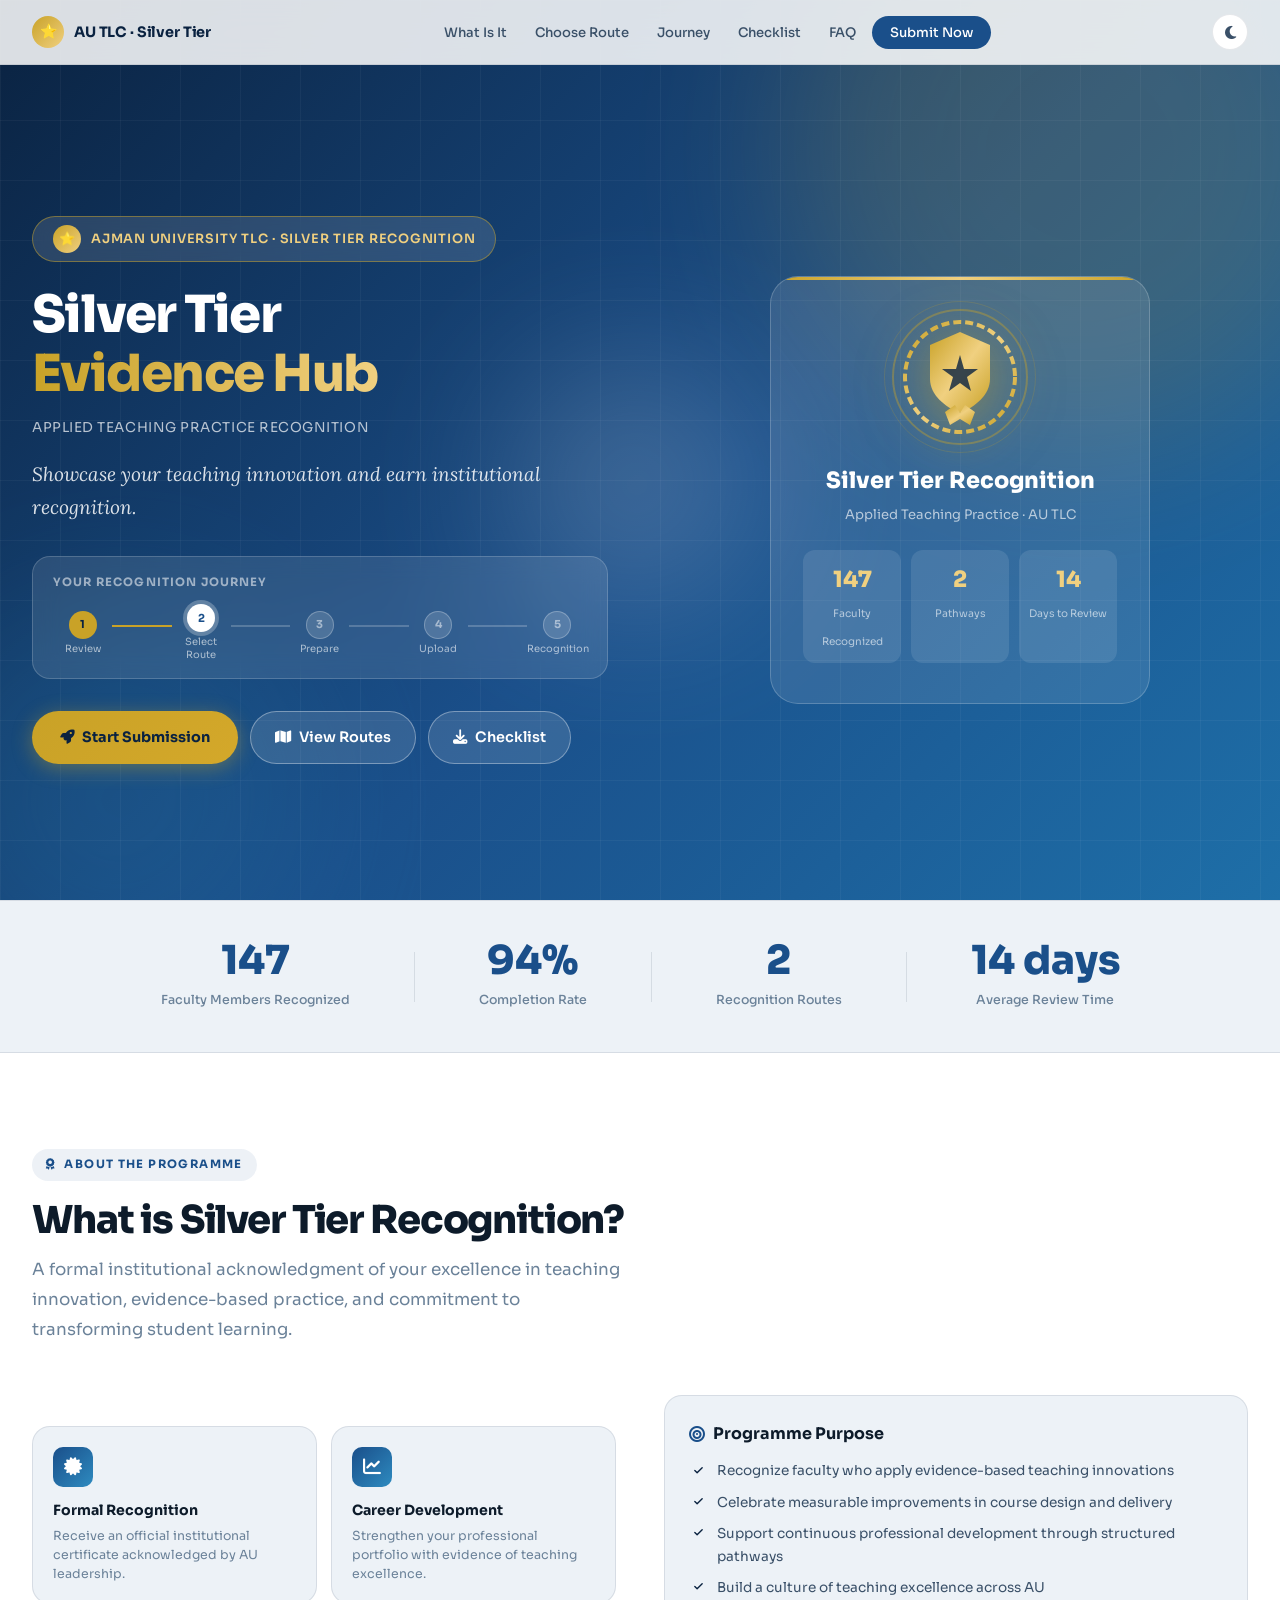
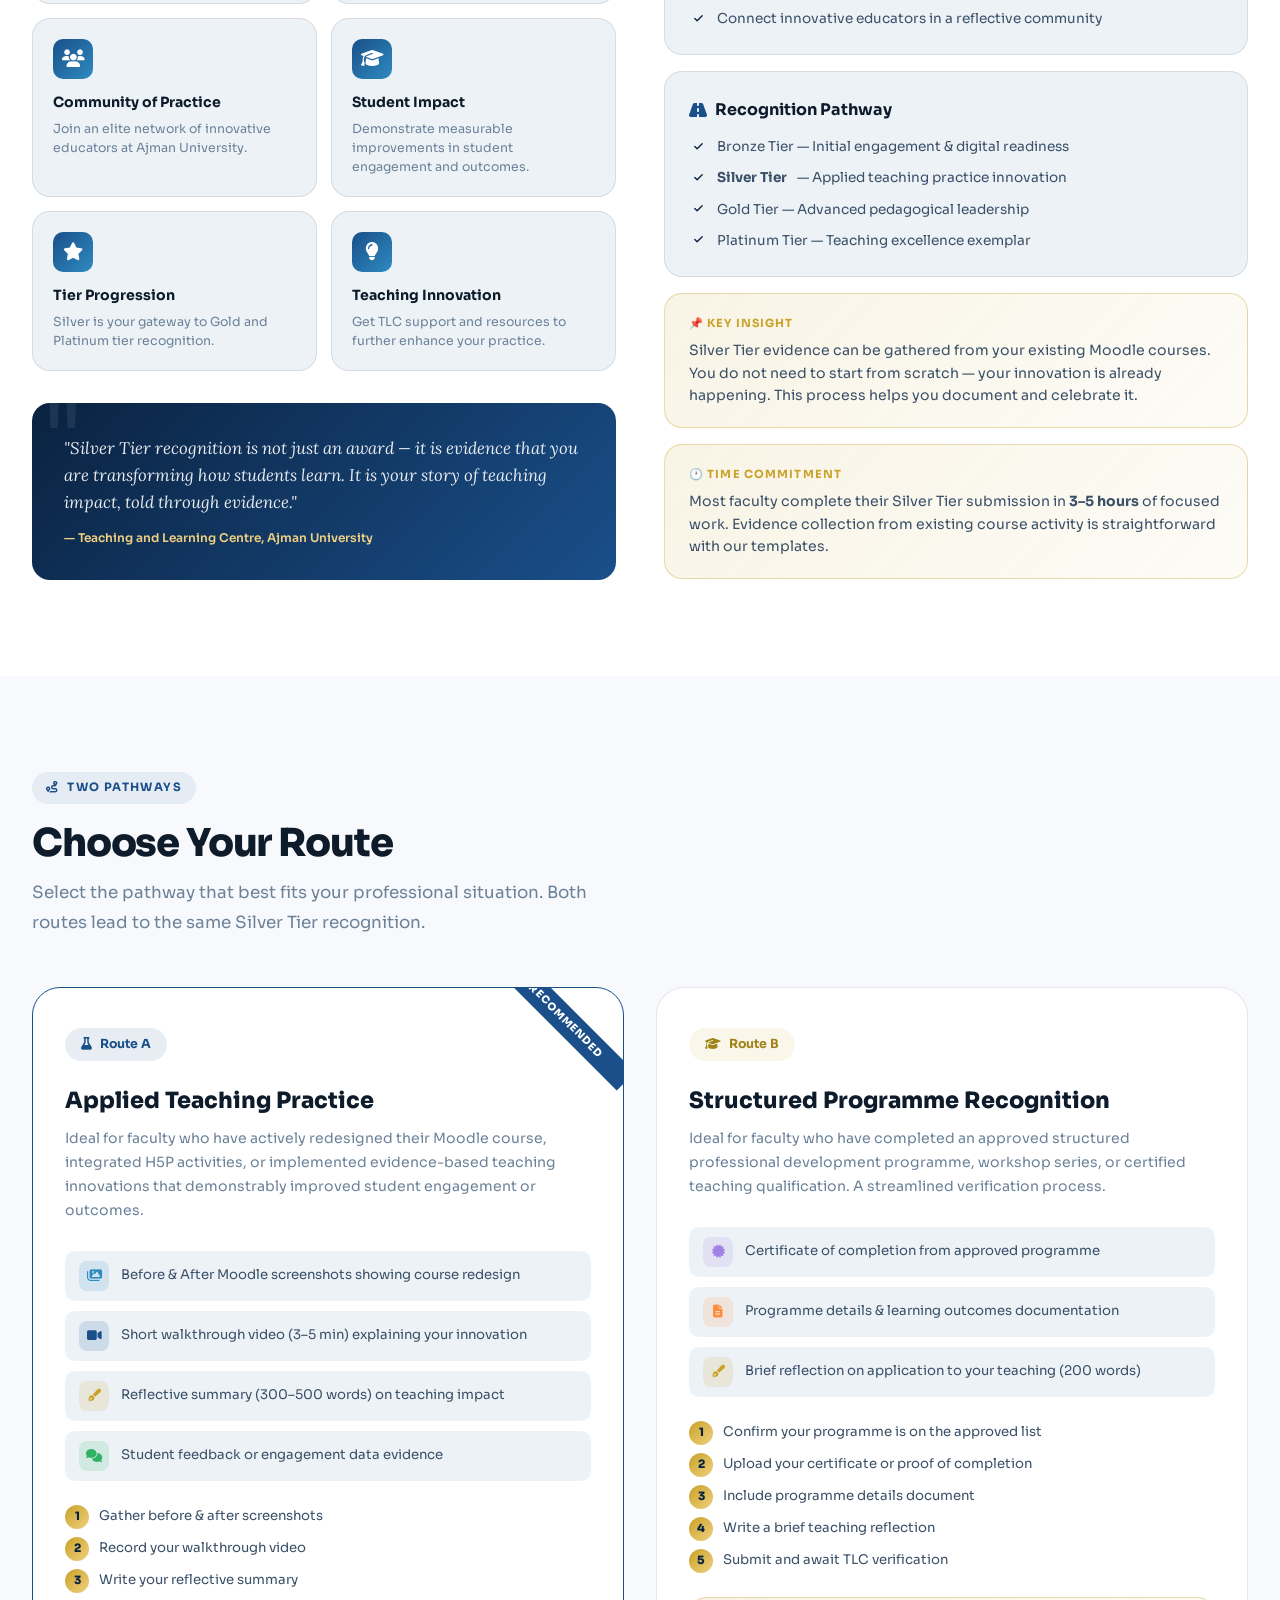
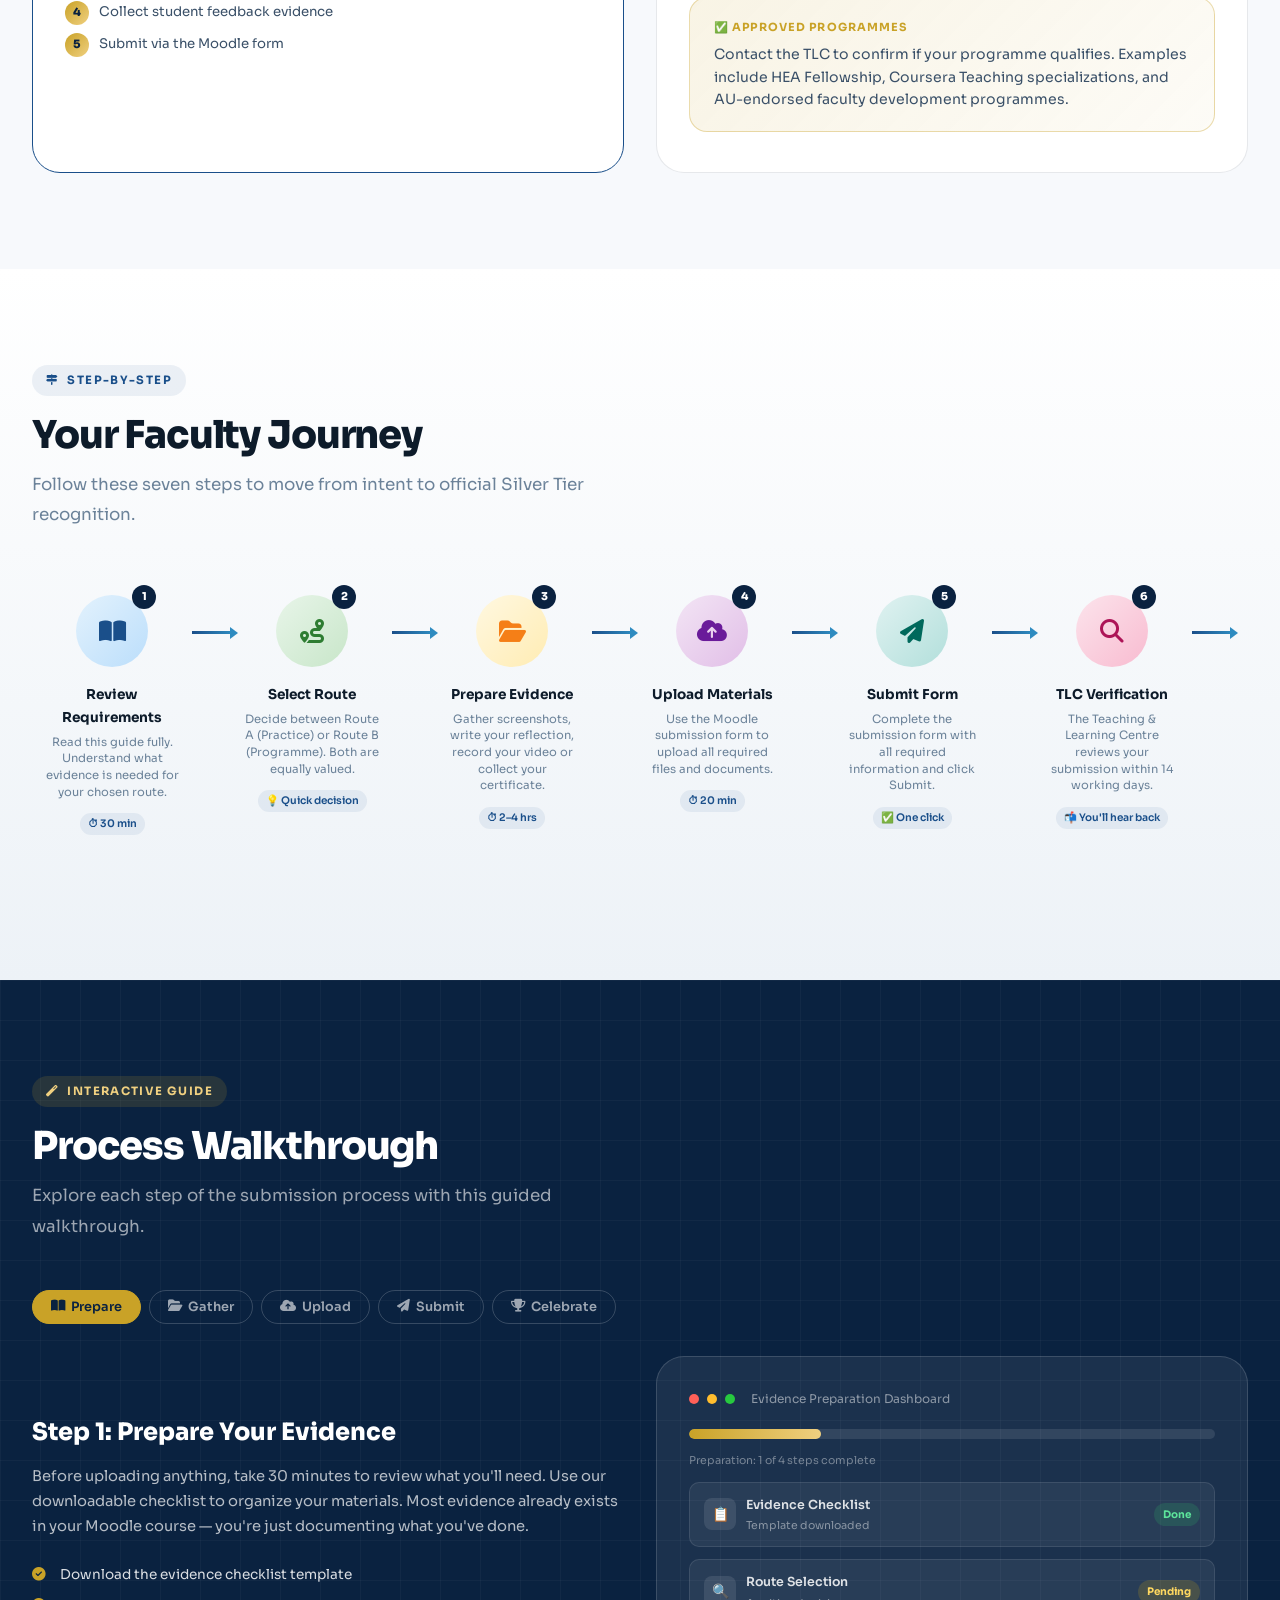
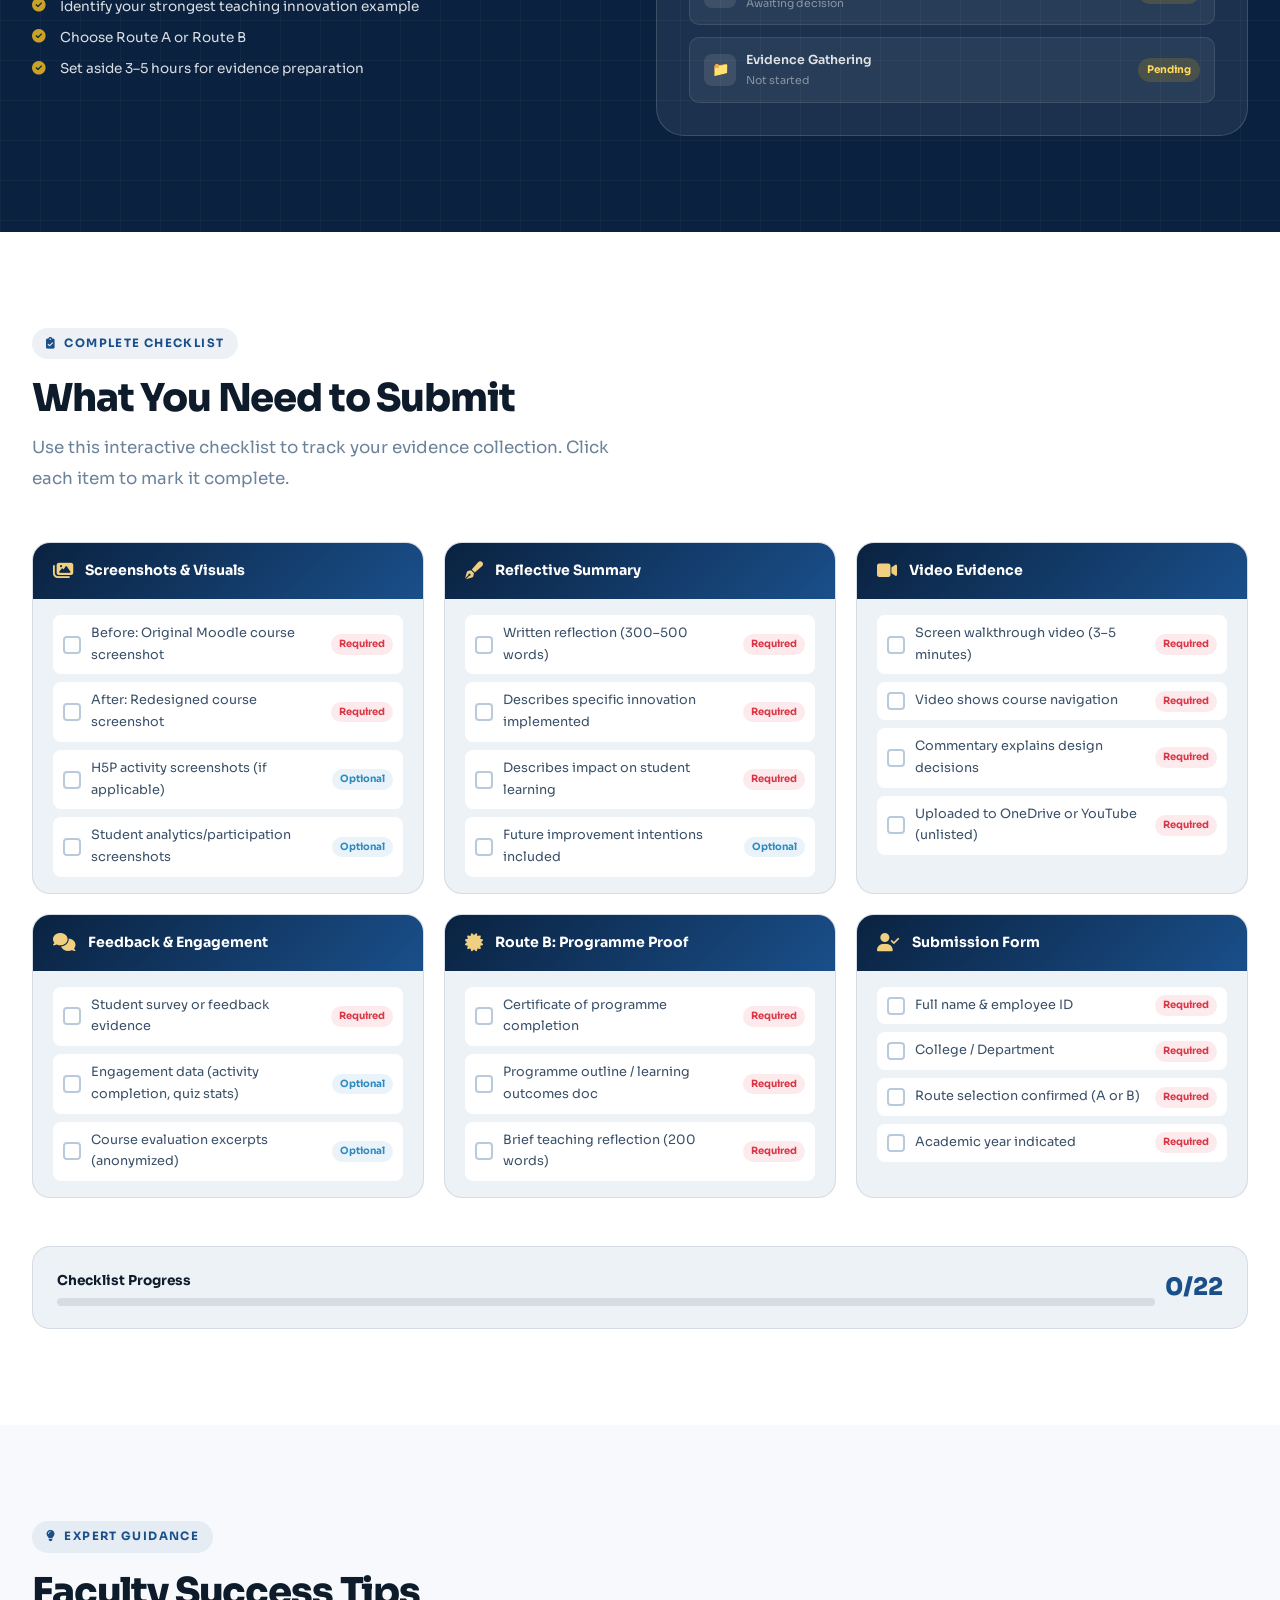
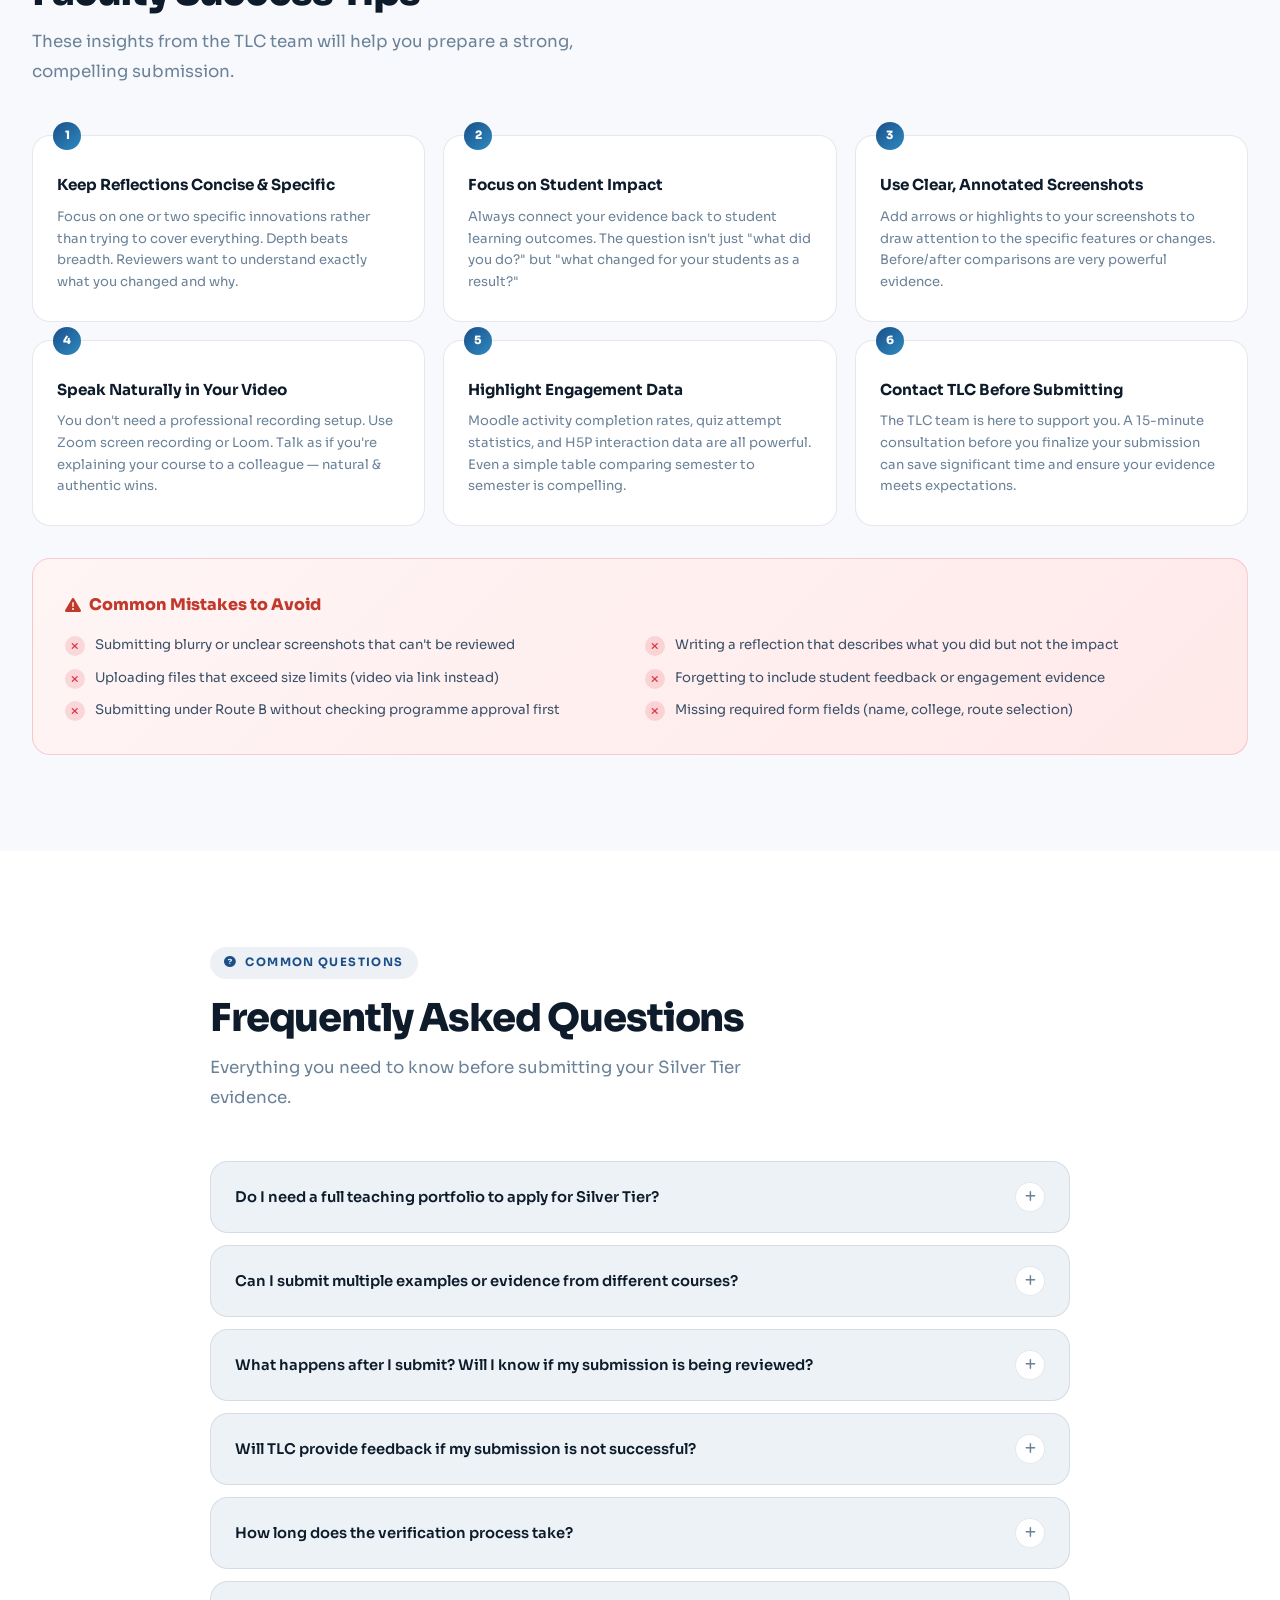
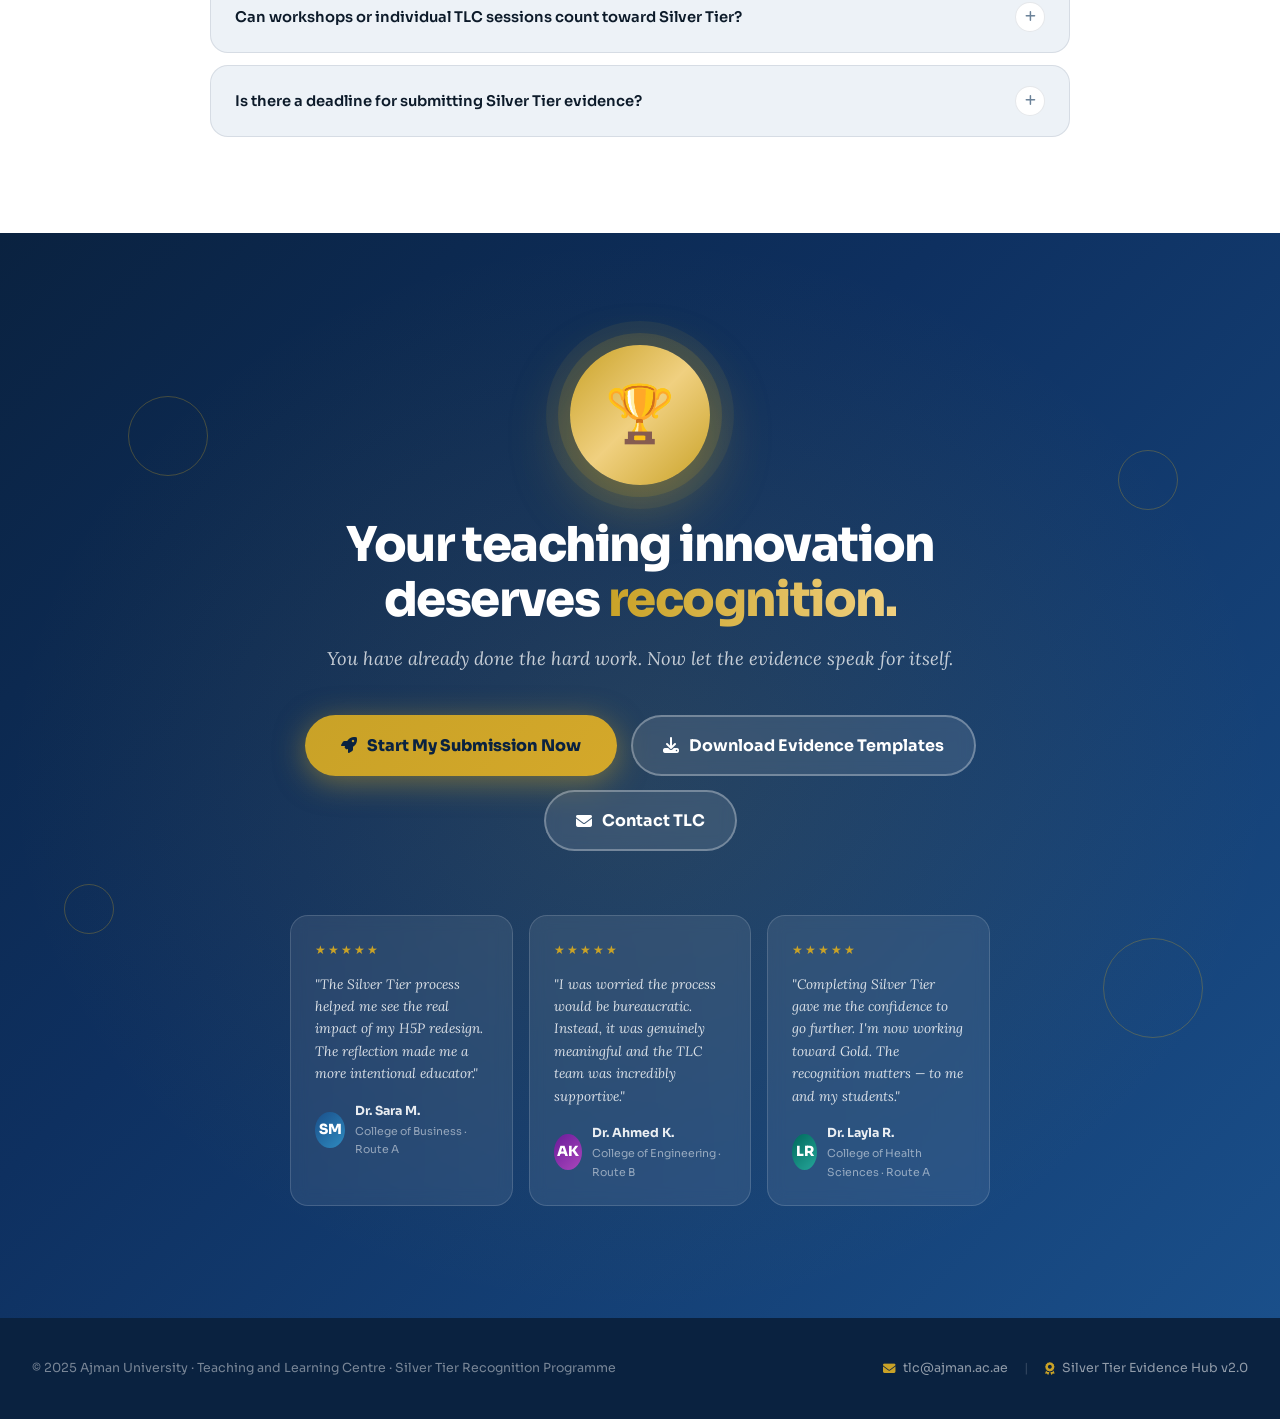
<file: silver-tier-evidence-hub.html>
<!DOCTYPE html>
<html lang="en">
<head>
<meta charset="UTF-8">
<meta name="viewport" content="width=device-width, initial-scale=1.0">
<title>Silver Tier Evidence Hub – Applied Teaching Practice | AU TLC</title>
<link rel="preconnect" href="https://fonts.googleapis.com">
<link href="https://fonts.googleapis.com/css2?family=Sora:wght@300;400;500;600;700;800&family=Lora:ital,wght@0,400;0,600;1,400&display=swap" rel="stylesheet">
<link rel="stylesheet" href="https://cdnjs.cloudflare.com/ajax/libs/font-awesome/6.5.0/css/all.min.css">

<style>
/* ============================================================
   CSS VARIABLES & RESET
   ============================================================ */
:root {
  --au-navy:       #0A2240;
  --au-blue:       #1A4F8A;
  --au-sky:        #2E8BC0;
  --au-gold:       #C9A227;
  --au-gold-lt:    #F0D080;
  --au-silver:     #A8B8CC;
  --au-silver-lt:  #EDF2F7;
  --white:         #FFFFFF;
  --off-white:     #F7F9FC;
  --text-dark:     #0D1B2A;
  --text-mid:      #3A5068;
  --text-soft:     #6B8299;
  --border:        rgba(10,34,64,0.10);
  --shadow-sm:     0 2px 12px rgba(10,34,64,0.07);
  --shadow-md:     0 8px 32px rgba(10,34,64,0.12);
  --shadow-lg:     0 20px 60px rgba(10,34,64,0.16);
  --radius-sm:     10px;
  --radius-md:     18px;
  --radius-lg:     28px;
  --radius-xl:     40px;
  --transition:    0.3s cubic-bezier(0.4,0,0.2,1);
  --font-display:  'Sora', sans-serif;
  --font-body:     'Sora', sans-serif;
  --font-serif:    'Lora', serif;
}

/* dark mode */
[data-theme="dark"] {
  --white:         #0D1B2A;
  --off-white:     #111E2E;
  --text-dark:     #E8F0F8;
  --text-mid:      #A8C4DC;
  --text-soft:     #6B8299;
  --border:        rgba(168,184,204,0.12);
  --shadow-sm:     0 2px 12px rgba(0,0,0,0.25);
  --shadow-md:     0 8px 32px rgba(0,0,0,0.35);
  --shadow-lg:     0 20px 60px rgba(0,0,0,0.45);
  --au-silver-lt:  #1A2D42;
}

*, *::before, *::after { box-sizing: border-box; margin: 0; padding: 0; }

html { scroll-behavior: smooth; font-size: 16px; }

body {
  font-family: var(--font-body);
  background: var(--off-white);
  color: var(--text-dark);
  line-height: 1.7;
  overflow-x: hidden;
  transition: background var(--transition), color var(--transition);
}

/* ============================================================
   STICKY NAVIGATION
   ============================================================ */
#top-nav {
  position: fixed;
  top: 0; left: 0; right: 0;
  z-index: 1000;
  background: rgba(255,255,255,0.85);
  backdrop-filter: blur(20px);
  -webkit-backdrop-filter: blur(20px);
  border-bottom: 1px solid var(--border);
  transition: all var(--transition);
}
[data-theme="dark"] #top-nav {
  background: rgba(13,27,42,0.88);
}
.nav-inner {
  max-width: 1280px;
  margin: 0 auto;
  padding: 0 2rem;
  height: 64px;
  display: flex;
  align-items: center;
  justify-content: space-between;
  gap: 2rem;
}
.nav-logo {
  display: flex;
  align-items: center;
  gap: 10px;
  text-decoration: none;
  color: var(--au-navy);
}
[data-theme="dark"] .nav-logo { color: var(--text-dark); }
.nav-logo .badge-mini {
  width: 32px; height: 32px;
  background: linear-gradient(135deg, var(--au-gold), var(--au-gold-lt));
  border-radius: 50%;
  display: flex; align-items: center; justify-content: center;
  font-size: 14px; color: var(--au-navy);
}
.nav-logo span {
  font-weight: 700;
  font-size: 0.9rem;
  letter-spacing: -0.01em;
}
.nav-links {
  display: flex;
  align-items: center;
  gap: 0.25rem;
  list-style: none;
}
.nav-links a {
  text-decoration: none;
  color: var(--text-mid);
  font-size: 0.82rem;
  font-weight: 500;
  padding: 6px 12px;
  border-radius: 8px;
  transition: all var(--transition);
}
.nav-links a:hover {
  background: var(--au-silver-lt);
  color: var(--au-blue);
}
.nav-right { display: flex; align-items: center; gap: 10px; }
.btn-nav {
  background: var(--au-blue);
  color: white !important;
  padding: 8px 18px !important;
  border-radius: 20px !important;
  font-size: 0.82rem !important;
}
.btn-nav:hover { background: var(--au-navy) !important; }

/* Dark mode toggle */
#theme-toggle {
  width: 36px; height: 36px;
  border-radius: 50%;
  border: 1.5px solid var(--border);
  background: var(--white);
  color: var(--text-mid);
  cursor: pointer;
  display: flex; align-items: center; justify-content: center;
  font-size: 15px;
  transition: all var(--transition);
}
#theme-toggle:hover { border-color: var(--au-gold); color: var(--au-gold); }

.hamburger {
  display: none;
  width: 36px; height: 36px;
  border: none; background: none; cursor: pointer;
  flex-direction: column; gap: 5px; align-items: center; justify-content: center;
}
.hamburger span {
  display: block; width: 22px; height: 2px;
  background: var(--text-dark);
  border-radius: 2px;
  transition: var(--transition);
}

/* ============================================================
   HERO
   ============================================================ */
.hero {
  min-height: 100vh;
  padding-top: 64px;
  display: flex;
  align-items: center;
  position: relative;
  overflow: hidden;
  background: linear-gradient(135deg, var(--au-navy) 0%, var(--au-blue) 55%, #1e6fa8 100%);
}

/* Geometric BG */
.hero-bg {
  position: absolute; inset: 0;
  pointer-events: none;
  overflow: hidden;
}
.hero-bg .orb {
  position: absolute;
  border-radius: 50%;
  filter: blur(80px);
  opacity: 0.18;
}
.orb-1 {
  width: 600px; height: 600px;
  background: var(--au-gold);
  top: -150px; right: -100px;
  animation: float1 8s ease-in-out infinite;
}
.orb-2 {
  width: 400px; height: 400px;
  background: var(--au-sky);
  bottom: -100px; left: -80px;
  animation: float2 10s ease-in-out infinite;
}
.orb-3 {
  width: 250px; height: 250px;
  background: #ffffff;
  top: 40%; left: 40%;
  animation: float1 6s ease-in-out infinite reverse;
}
@keyframes float1 {
  0%,100% { transform: translateY(0) scale(1); }
  50% { transform: translateY(-30px) scale(1.04); }
}
@keyframes float2 {
  0%,100% { transform: translateY(0) scale(1); }
  50% { transform: translateY(20px) scale(0.97); }
}

/* Grid lines overlay */
.hero-grid {
  position: absolute; inset: 0;
  background-image:
    linear-gradient(rgba(255,255,255,0.04) 1px, transparent 1px),
    linear-gradient(90deg, rgba(255,255,255,0.04) 1px, transparent 1px);
  background-size: 60px 60px;
}

.hero-inner {
  position: relative;
  max-width: 1280px;
  margin: 0 auto;
  padding: 5rem 2rem 4rem;
  display: grid;
  grid-template-columns: 1fr 1fr;
  gap: 4rem;
  align-items: center;
}

/* Badge */
.silver-badge-hero {
  display: inline-flex;
  align-items: center;
  gap: 10px;
  background: rgba(255,255,255,0.12);
  border: 1px solid rgba(201,162,39,0.5);
  border-radius: 50px;
  padding: 8px 20px;
  margin-bottom: 1.5rem;
  backdrop-filter: blur(10px);
  animation: fadeSlideUp 0.6s ease both;
}
.silver-badge-hero .badge-icon {
  width: 28px; height: 28px;
  background: linear-gradient(135deg, var(--au-gold), var(--au-gold-lt));
  border-radius: 50%;
  display: flex; align-items: center; justify-content: center;
  font-size: 13px; color: var(--au-navy);
}
.silver-badge-hero span {
  font-size: 0.8rem;
  font-weight: 600;
  color: var(--au-gold-lt);
  letter-spacing: 0.06em;
  text-transform: uppercase;
}

.hero-title {
  font-size: clamp(2.2rem, 4vw, 3.4rem);
  font-weight: 800;
  color: #ffffff;
  line-height: 1.15;
  letter-spacing: -0.03em;
  margin-bottom: 0.75rem;
  animation: fadeSlideUp 0.6s 0.1s ease both;
}
.hero-title .gold-text {
  background: linear-gradient(90deg, var(--au-gold), var(--au-gold-lt));
  -webkit-background-clip: text;
  -webkit-text-fill-color: transparent;
  background-clip: text;
}

.hero-subtitle {
  font-size: 1.05rem;
  color: rgba(255,255,255,0.7);
  font-weight: 400;
  letter-spacing: 0.04em;
  text-transform: uppercase;
  font-size: 0.85rem;
  margin-bottom: 1.2rem;
  animation: fadeSlideUp 0.6s 0.15s ease both;
}

.hero-tagline {
  font-family: var(--font-serif);
  font-style: italic;
  font-size: 1.2rem;
  color: rgba(255,255,255,0.85);
  margin-bottom: 2rem;
  animation: fadeSlideUp 0.6s 0.2s ease both;
}

/* Progress tracker */
.hero-progress {
  background: rgba(255,255,255,0.1);
  backdrop-filter: blur(12px);
  border: 1px solid rgba(255,255,255,0.18);
  border-radius: var(--radius-md);
  padding: 1rem 1.25rem;
  margin-bottom: 2rem;
  animation: fadeSlideUp 0.6s 0.25s ease both;
}
.hero-progress h4 {
  font-size: 0.72rem;
  text-transform: uppercase;
  letter-spacing: 0.1em;
  color: rgba(255,255,255,0.55);
  margin-bottom: 0.75rem;
}
.progress-steps-mini {
  display: flex;
  align-items: center;
  gap: 0;
}
.ps-item {
  display: flex;
  flex-direction: column;
  align-items: center;
  gap: 4px;
  flex: 1;
}
.ps-dot {
  width: 28px; height: 28px;
  border-radius: 50%;
  display: flex; align-items: center; justify-content: center;
  font-size: 11px;
  font-weight: 700;
  position: relative;
  z-index: 1;
}
.ps-dot.done { background: var(--au-gold); color: var(--au-navy); }
.ps-dot.active { background: white; color: var(--au-blue); box-shadow: 0 0 0 4px rgba(255,255,255,0.25); }
.ps-dot.pending { background: rgba(255,255,255,0.15); color: rgba(255,255,255,0.5); border: 1px solid rgba(255,255,255,0.25); }
.ps-label { font-size: 0.62rem; color: rgba(255,255,255,0.6); text-align: center; max-width: 60px; line-height: 1.3; }
.ps-line {
  flex: 1;
  height: 2px;
  background: rgba(255,255,255,0.2);
  margin-top: -14px;
}
.ps-line.done { background: var(--au-gold); }

/* CTA Buttons */
.hero-ctas {
  display: flex;
  flex-wrap: wrap;
  gap: 12px;
  animation: fadeSlideUp 0.6s 0.3s ease both;
}
.btn-primary {
  display: inline-flex; align-items: center; gap: 8px;
  background: linear-gradient(135deg, var(--au-gold), #d4a82a);
  color: var(--au-navy);
  font-weight: 700;
  font-size: 0.9rem;
  padding: 14px 28px;
  border-radius: 50px;
  text-decoration: none;
  transition: all var(--transition);
  box-shadow: 0 4px 20px rgba(201,162,39,0.4);
}
.btn-primary:hover {
  transform: translateY(-2px);
  box-shadow: 0 8px 30px rgba(201,162,39,0.55);
}
.btn-ghost {
  display: inline-flex; align-items: center; gap: 8px;
  background: rgba(255,255,255,0.12);
  border: 1.5px solid rgba(255,255,255,0.35);
  color: white;
  font-weight: 600;
  font-size: 0.9rem;
  padding: 13px 24px;
  border-radius: 50px;
  text-decoration: none;
  backdrop-filter: blur(8px);
  transition: all var(--transition);
}
.btn-ghost:hover {
  background: rgba(255,255,255,0.22);
  transform: translateY(-2px);
}

/* Hero Visual */
.hero-visual {
  animation: fadeSlideUp 0.6s 0.2s ease both;
  display: flex;
  align-items: center;
  justify-content: center;
}
.achievement-card-hero {
  background: rgba(255,255,255,0.1);
  backdrop-filter: blur(20px);
  -webkit-backdrop-filter: blur(20px);
  border: 1px solid rgba(255,255,255,0.2);
  border-radius: var(--radius-lg);
  padding: 2.5rem 2rem;
  text-align: center;
  width: 100%;
  max-width: 380px;
  position: relative;
  overflow: hidden;
}
.achievement-card-hero::before {
  content: '';
  position: absolute;
  top: 0; left: 0; right: 0;
  height: 3px;
  background: linear-gradient(90deg, var(--au-gold), var(--au-gold-lt), var(--au-gold));
}

/* Big badge */
.big-badge {
  width: 120px; height: 120px;
  margin: 0 auto 1.5rem;
  position: relative;
}
.big-badge svg {
  width: 100%; height: 100%;
  filter: drop-shadow(0 8px 24px rgba(201,162,39,0.5));
}
.badge-pulse {
  position: absolute; inset: -8px;
  border-radius: 50%;
  border: 2px solid rgba(201,162,39,0.4);
  animation: pulse 2.5s ease-in-out infinite;
}
.badge-pulse-2 {
  position: absolute; inset: -16px;
  border-radius: 50%;
  border: 1px solid rgba(201,162,39,0.2);
  animation: pulse 2.5s 0.5s ease-in-out infinite;
}
@keyframes pulse {
  0%,100% { transform: scale(1); opacity: 0.6; }
  50% { transform: scale(1.06); opacity: 0.2; }
}

.achievement-card-hero h3 {
  font-size: 1.4rem; font-weight: 800;
  color: white; margin-bottom: 0.3rem;
}
.achievement-card-hero p {
  font-size: 0.82rem;
  color: rgba(255,255,255,0.65);
  margin-bottom: 1.5rem;
}
.stats-row {
  display: grid;
  grid-template-columns: 1fr 1fr 1fr;
  gap: 10px;
}
.stat-item {
  background: rgba(255,255,255,0.1);
  border-radius: 12px;
  padding: 10px 6px;
}
.stat-num {
  font-size: 1.4rem;
  font-weight: 800;
  color: var(--au-gold-lt);
  display: block;
}
.stat-label {
  font-size: 0.65rem;
  color: rgba(255,255,255,0.6);
  line-height: 1.3;
}

/* ============================================================
   SECTION WRAPPER
   ============================================================ */
.section {
  padding: 6rem 2rem;
  max-width: 1280px;
  margin: 0 auto;
}
.section-sm { padding: 4rem 2rem; }
.section-full { max-width: 100%; padding: 6rem 0; }

.section-label {
  display: inline-flex;
  align-items: center;
  gap: 8px;
  font-size: 0.72rem;
  font-weight: 700;
  text-transform: uppercase;
  letter-spacing: 0.12em;
  color: var(--au-blue);
  background: rgba(26,79,138,0.08);
  padding: 6px 14px;
  border-radius: 50px;
  margin-bottom: 1rem;
}
[data-theme="dark"] .section-label { background: rgba(26,79,138,0.2); }

.section-title {
  font-size: clamp(1.9rem, 3vw, 2.8rem);
  font-weight: 800;
  letter-spacing: -0.03em;
  color: var(--text-dark);
  margin-bottom: 0.75rem;
  line-height: 1.2;
}
.section-desc {
  font-size: 1.05rem;
  color: var(--text-soft);
  max-width: 600px;
  line-height: 1.8;
}

/* ============================================================
   SECTION 1 — WHAT IS SILVER TIER
   ============================================================ */
#what-is { background: var(--white); border-radius: 0; }

.what-grid {
  display: grid;
  grid-template-columns: 1fr 1fr;
  gap: 3rem;
  align-items: center;
  margin-top: 3rem;
}
.what-left {}
.benefit-cards {
  display: grid;
  grid-template-columns: 1fr 1fr;
  gap: 14px;
  margin-top: 2rem;
}
.benefit-card {
  background: var(--au-silver-lt);
  border: 1px solid var(--border);
  border-radius: var(--radius-md);
  padding: 1.25rem;
  transition: all var(--transition);
  position: relative;
  overflow: hidden;
}
.benefit-card:hover {
  transform: translateY(-4px);
  box-shadow: var(--shadow-md);
  border-color: var(--au-sky);
}
.benefit-card::before {
  content: '';
  position: absolute;
  top: 0; left: 0; right: 0;
  height: 3px;
  background: linear-gradient(90deg, var(--au-blue), var(--au-sky));
  opacity: 0;
  transition: opacity var(--transition);
}
.benefit-card:hover::before { opacity: 1; }
.bc-icon {
  width: 40px; height: 40px;
  border-radius: 10px;
  background: linear-gradient(135deg, var(--au-blue), var(--au-sky));
  display: flex; align-items: center; justify-content: center;
  font-size: 18px; color: white;
  margin-bottom: 0.75rem;
}
.benefit-card h4 {
  font-size: 0.88rem;
  font-weight: 700;
  color: var(--text-dark);
  margin-bottom: 0.3rem;
}
.benefit-card p {
  font-size: 0.78rem;
  color: var(--text-soft);
  line-height: 1.5;
}

/* Quote callout */
.quote-callout {
  background: linear-gradient(135deg, var(--au-navy), var(--au-blue));
  border-radius: var(--radius-md);
  padding: 2rem;
  margin-top: 2rem;
  position: relative;
  overflow: hidden;
}
.quote-callout::before {
  content: '"';
  position: absolute;
  top: -20px; left: 10px;
  font-family: var(--font-serif);
  font-size: 120px;
  color: rgba(255,255,255,0.08);
  line-height: 1;
}
.quote-callout p {
  font-family: var(--font-serif);
  font-style: italic;
  font-size: 1.05rem;
  color: rgba(255,255,255,0.9);
  line-height: 1.6;
  position: relative;
}
.quote-callout cite {
  display: block;
  font-size: 0.75rem;
  color: var(--au-gold-lt);
  font-style: normal;
  margin-top: 0.75rem;
  font-weight: 600;
}

/* Right panel */
.what-right {
  display: flex;
  flex-direction: column;
  gap: 16px;
}
.tier-info-card {
  background: var(--au-silver-lt);
  border: 1px solid var(--border);
  border-radius: var(--radius-md);
  padding: 1.5rem;
}
.tier-info-card h3 {
  font-size: 1rem;
  font-weight: 700;
  color: var(--text-dark);
  margin-bottom: 0.75rem;
  display: flex; align-items: center; gap: 8px;
}
.tier-info-card h3 i { color: var(--au-blue); }
.tier-info-card ul {
  list-style: none;
  display: flex; flex-direction: column; gap: 8px;
}
.tier-info-card li {
  display: flex;
  align-items: flex-start;
  gap: 10px;
  font-size: 0.85rem;
  color: var(--text-mid);
}
.tier-info-card li::before {
  content: '';
  width: 18px; height: 18px;
  min-width: 18px;
  border-radius: 50%;
  background: linear-gradient(135deg, var(--au-gold), var(--au-gold-lt));
  display: flex; align-items: center; justify-content: center;
  background-image: url("data:image/svg+xml,%3Csvg xmlns='http://www.w3.org/2000/svg' viewBox='0 0 24 24' fill='none' stroke='%230A2240' stroke-width='3' stroke-linecap='round' stroke-linejoin='round'%3E%3Cpolyline points='20 6 9 17 4 12'%3E%3C/polyline%3E%3C/svg%3E");
  background-size: 11px;
  background-repeat: no-repeat;
  background-position: center;
  margin-top: 2px;
}

.highlight-box {
  background: linear-gradient(135deg, rgba(201,162,39,0.12), rgba(201,162,39,0.04));
  border: 1.5px solid rgba(201,162,39,0.35);
  border-radius: var(--radius-md);
  padding: 1.25rem 1.5rem;
}
.highlight-box .hb-label {
  font-size: 0.7rem;
  text-transform: uppercase;
  letter-spacing: 0.1em;
  color: var(--au-gold);
  font-weight: 700;
  margin-bottom: 0.4rem;
}
.highlight-box p {
  font-size: 0.88rem;
  color: var(--text-mid);
  line-height: 1.6;
}

/* ============================================================
   SECTION 2 — CHOOSE YOUR ROUTE
   ============================================================ */
.route-bg {
  background: var(--off-white);
  padding: 6rem 2rem;
}
.route-inner { max-width: 1280px; margin: 0 auto; }

.route-grid {
  display: grid;
  grid-template-columns: 1fr 1fr;
  gap: 2rem;
  margin-top: 3rem;
}
.route-card {
  background: var(--white);
  border: 1.5px solid var(--border);
  border-radius: var(--radius-lg);
  padding: 2.5rem 2rem;
  transition: all var(--transition);
  position: relative;
  overflow: hidden;
}
.route-card:hover {
  box-shadow: var(--shadow-lg);
  transform: translateY(-6px);
}
.route-card.primary-route {
  border-color: var(--au-blue);
}
.route-card.primary-route::before {
  content: 'RECOMMENDED';
  position: absolute;
  top: 20px; right: -28px;
  background: var(--au-blue);
  color: white;
  font-size: 0.65rem;
  font-weight: 800;
  letter-spacing: 0.1em;
  padding: 4px 36px;
  transform: rotate(45deg);
}
.route-badge {
  display: inline-flex;
  align-items: center;
  gap: 8px;
  padding: 6px 16px;
  border-radius: 50px;
  font-size: 0.78rem;
  font-weight: 700;
  margin-bottom: 1.25rem;
}
.route-badge.a { background: rgba(26,79,138,0.1); color: var(--au-blue); }
.route-badge.b { background: rgba(201,162,39,0.1); color: #a08318; }
[data-theme="dark"] .route-badge.b { color: var(--au-gold-lt); }

.route-card h3 {
  font-size: 1.4rem;
  font-weight: 800;
  color: var(--text-dark);
  margin-bottom: 0.5rem;
}
.route-card > p {
  font-size: 0.88rem;
  color: var(--text-soft);
  margin-bottom: 1.75rem;
  line-height: 1.7;
}
.route-evidence {
  display: flex;
  flex-direction: column;
  gap: 10px;
}
.evidence-item {
  display: flex;
  align-items: center;
  gap: 12px;
  padding: 10px 14px;
  background: var(--au-silver-lt);
  border-radius: 10px;
  font-size: 0.83rem;
  color: var(--text-mid);
  transition: all var(--transition);
}
.evidence-item:hover {
  background: rgba(26,79,138,0.08);
  color: var(--au-blue);
}
.evidence-item .ei-icon {
  width: 30px; height: 30px; min-width: 30px;
  border-radius: 8px;
  display: flex; align-items: center; justify-content: center;
  font-size: 13px;
}
.ei-icon.screenshot { background: rgba(46,139,192,0.15); color: var(--au-sky); }
.ei-icon.video { background: rgba(26,79,138,0.15); color: var(--au-blue); }
.ei-icon.reflection { background: rgba(201,162,39,0.15); color: var(--au-gold); }
.ei-icon.feedback { background: rgba(46,179,100,0.15); color: #2eb364; }
.ei-icon.cert { background: rgba(168,130,230,0.15); color: #a082e6; }
.ei-icon.doc { background: rgba(255,140,60,0.15); color: #ff8c3c; }

.route-steps {
  margin-top: 1.5rem;
  display: flex;
  flex-direction: column;
  gap: 8px;
}
.rs-item {
  display: flex;
  align-items: center;
  gap: 10px;
  font-size: 0.83rem;
  color: var(--text-mid);
}
.rs-num {
  width: 24px; height: 24px; min-width: 24px;
  border-radius: 50%;
  background: linear-gradient(135deg, var(--au-gold), var(--au-gold-lt));
  color: var(--au-navy);
  font-weight: 800;
  font-size: 0.72rem;
  display: flex; align-items: center; justify-content: center;
}

/* ============================================================
   SECTION 3 — JOURNEY TIMELINE
   ============================================================ */
.timeline-bg {
  background: linear-gradient(180deg, var(--white) 0%, var(--au-silver-lt) 100%);
  padding: 6rem 2rem;
}
[data-theme="dark"] .timeline-bg {
  background: linear-gradient(180deg, var(--au-silver-lt) 0%, var(--white) 100%);
}
.timeline-inner { max-width: 1280px; margin: 0 auto; }

.timeline-scroll {
  overflow-x: auto;
  padding-bottom: 1rem;
  margin-top: 3rem;
}
.timeline-track {
  display: flex;
  gap: 0;
  min-width: max-content;
  align-items: flex-start;
  padding: 1rem 0 2rem;
}
.tl-step {
  display: flex;
  flex-direction: column;
  align-items: center;
  position: relative;
  min-width: 160px;
}
.tl-connector {
  flex: 1;
  height: 3px;
  background: linear-gradient(90deg, var(--au-blue), var(--au-sky));
  margin-top: 36px;
  min-width: 40px;
  max-width: 80px;
  position: relative;
}
.tl-connector::after {
  content: '';
  position: absolute;
  right: -6px; top: -4px;
  width: 0; height: 0;
  border-top: 6px solid transparent;
  border-bottom: 6px solid transparent;
  border-left: 8px solid var(--au-sky);
}
.tl-node {
  width: 72px; height: 72px;
  border-radius: 50%;
  display: flex; align-items: center; justify-content: center;
  font-size: 24px;
  margin-bottom: 1rem;
  position: relative;
  transition: all var(--transition);
  cursor: pointer;
}
.tl-node:hover { transform: scale(1.1); }
.tl-node::before {
  content: attr(data-step);
  position: absolute;
  top: -10px; right: -8px;
  width: 24px; height: 24px;
  border-radius: 50%;
  background: var(--au-navy);
  color: white;
  font-size: 0.68rem;
  font-weight: 800;
  display: flex; align-items: center; justify-content: center;
}
.tl-node.step-1 { background: linear-gradient(135deg, #e3f2fd, #bbdefb); color: var(--au-blue); }
.tl-node.step-2 { background: linear-gradient(135deg, #e8f5e9, #c8e6c9); color: #2e7d32; }
.tl-node.step-3 { background: linear-gradient(135deg, #fff8e1, #ffecb3); color: #f57f17; }
.tl-node.step-4 { background: linear-gradient(135deg, #f3e5f5, #e1bee7); color: #6a1b9a; }
.tl-node.step-5 { background: linear-gradient(135deg, #e0f2f1, #b2dfdb); color: #00695c; }
.tl-node.step-6 { background: linear-gradient(135deg, #fce4ec, #f8bbd0); color: #ad1457; }
.tl-node.step-7 { background: linear-gradient(135deg, var(--au-gold), var(--au-gold-lt)); color: var(--au-navy); }

.tl-content {
  text-align: center;
  padding: 0 12px;
  max-width: 160px;
}
.tl-content h4 {
  font-size: 0.85rem;
  font-weight: 700;
  color: var(--text-dark);
  margin-bottom: 0.3rem;
}
.tl-content p {
  font-size: 0.72rem;
  color: var(--text-soft);
  line-height: 1.45;
  margin-bottom: 0.5rem;
}
.tl-tip {
  display: inline-block;
  font-size: 0.65rem;
  background: rgba(26,79,138,0.08);
  color: var(--au-blue);
  padding: 2px 8px;
  border-radius: 20px;
  font-weight: 600;
}

/* Mobile timeline */
.timeline-mobile {
  display: none;
  flex-direction: column;
  gap: 0;
  margin-top: 2rem;
}
.tlm-item {
  display: grid;
  grid-template-columns: 56px 1fr;
  gap: 1rem;
}
.tlm-left {
  display: flex;
  flex-direction: column;
  align-items: center;
}
.tlm-node {
  width: 48px; height: 48px;
  border-radius: 50%;
  display: flex; align-items: center; justify-content: center;
  font-size: 18px;
  flex-shrink: 0;
}
.tlm-line {
  width: 2px;
  flex: 1;
  background: linear-gradient(180deg, var(--au-blue), var(--au-sky));
  min-height: 30px;
  margin: 4px auto;
}
.tlm-content {
  padding-bottom: 1.5rem;
}
.tlm-content h4 {
  font-size: 0.95rem;
  font-weight: 700;
  color: var(--text-dark);
  margin-bottom: 0.3rem;
}
.tlm-content p {
  font-size: 0.82rem;
  color: var(--text-soft);
  line-height: 1.5;
}

/* ============================================================
   SECTION 4 — INTERACTIVE WALKTHROUGH
   ============================================================ */
.walkthrough-bg {
  background: var(--au-navy);
  padding: 6rem 2rem;
  position: relative;
  overflow: hidden;
}
.walkthrough-bg::before {
  content: '';
  position: absolute; inset: 0;
  background-image:
    linear-gradient(rgba(255,255,255,0.03) 1px, transparent 1px),
    linear-gradient(90deg, rgba(255,255,255,0.03) 1px, transparent 1px);
  background-size: 40px 40px;
}
.walkthrough-inner { max-width: 1280px; margin: 0 auto; position: relative; }

.walkthrough-inner .section-label { background: rgba(201,162,39,0.15); color: var(--au-gold-lt); }
.walkthrough-inner .section-title { color: white; }
.walkthrough-inner .section-desc { color: rgba(255,255,255,0.6); }

.step-slider {
  margin-top: 3rem;
}
.slider-nav {
  display: flex;
  gap: 8px;
  margin-bottom: 2rem;
  flex-wrap: wrap;
}
.slider-tab {
  display: flex;
  align-items: center;
  gap: 6px;
  padding: 8px 18px;
  border-radius: 50px;
  border: 1.5px solid rgba(255,255,255,0.18);
  background: transparent;
  color: rgba(255,255,255,0.6);
  font-size: 0.8rem;
  font-weight: 600;
  cursor: pointer;
  transition: all var(--transition);
  font-family: var(--font-body);
}
.slider-tab.active {
  background: var(--au-gold);
  border-color: var(--au-gold);
  color: var(--au-navy);
}
.slider-tab:hover:not(.active) {
  border-color: rgba(255,255,255,0.4);
  color: white;
}

.slider-panels { position: relative; }
.slider-panel {
  display: none;
  grid-template-columns: 1fr 1fr;
  gap: 2rem;
  align-items: center;
}
.slider-panel.active { display: grid; animation: fadeIn 0.4s ease; }

@keyframes fadeIn { from { opacity: 0; transform: translateY(10px); } to { opacity: 1; transform: translateY(0); } }

.panel-info h3 {
  font-size: 1.5rem;
  font-weight: 800;
  color: white;
  margin-bottom: 0.75rem;
}
.panel-info p {
  color: rgba(255,255,255,0.7);
  font-size: 0.92rem;
  line-height: 1.7;
  margin-bottom: 1.5rem;
}
.panel-checklist {
  display: flex;
  flex-direction: column;
  gap: 8px;
}
.pc-item {
  display: flex;
  align-items: center;
  gap: 10px;
  color: rgba(255,255,255,0.85);
  font-size: 0.85rem;
}
.pc-item i { color: var(--au-gold); width: 18px; }

.panel-visual {
  background: rgba(255,255,255,0.07);
  border: 1px solid rgba(255,255,255,0.15);
  border-radius: var(--radius-lg);
  padding: 2rem;
  display: flex;
  flex-direction: column;
  gap: 12px;
}
.pv-header {
  display: flex;
  align-items: center;
  gap: 8px;
  margin-bottom: 0.5rem;
}
.pv-dot {
  width: 10px; height: 10px;
  border-radius: 50%;
}
.pv-dot.red { background: #ff6058; }
.pv-dot.yellow { background: #ffbd2e; }
.pv-dot.green { background: #27c93f; }
.pv-bar {
  height: 10px;
  background: rgba(255,255,255,0.1);
  border-radius: 20px;
  overflow: hidden;
}
.pv-bar-fill {
  height: 100%;
  border-radius: 20px;
  background: linear-gradient(90deg, var(--au-gold), var(--au-gold-lt));
  animation: barGrow 1.5s ease both;
}
@keyframes barGrow { from { width: 0; } }
.pv-item {
  background: rgba(255,255,255,0.06);
  border: 1px solid rgba(255,255,255,0.1);
  border-radius: 10px;
  padding: 12px 14px;
  display: flex;
  align-items: center;
  gap: 10px;
}
.pv-item .pi-icon {
  width: 32px; height: 32px;
  border-radius: 8px;
  background: rgba(255,255,255,0.1);
  display: flex; align-items: center; justify-content: center;
  font-size: 14px;
}
.pv-item .pi-text { flex: 1; }
.pv-item .pi-text .pi-name { font-size: 0.78rem; color: rgba(255,255,255,0.85); font-weight: 600; }
.pv-item .pi-text .pi-sub { font-size: 0.68rem; color: rgba(255,255,255,0.45); }
.pv-item .pi-status {
  font-size: 0.65rem;
  padding: 3px 9px;
  border-radius: 20px;
  font-weight: 700;
}
.pi-status.done { background: rgba(46,179,100,0.2); color: #5de49b; }
.pi-status.pending { background: rgba(255,195,0,0.15); color: #ffd860; }
.pi-status.upload { background: rgba(46,139,192,0.2); color: var(--au-sky); }

/* ============================================================
   SECTION 5 — SUBMISSION CHECKLIST
   ============================================================ */
.checklist-bg { background: var(--white); padding: 6rem 2rem; }
.checklist-inner { max-width: 1280px; margin: 0 auto; }

.checklist-grid {
  display: grid;
  grid-template-columns: repeat(3, 1fr);
  gap: 20px;
  margin-top: 3rem;
}
.cl-category {
  background: var(--au-silver-lt);
  border: 1px solid var(--border);
  border-radius: var(--radius-md);
  overflow: hidden;
  transition: all var(--transition);
}
.cl-category:hover { box-shadow: var(--shadow-md); transform: translateY(-3px); }
.cl-header {
  display: flex;
  align-items: center;
  gap: 12px;
  padding: 1rem 1.25rem;
  background: linear-gradient(135deg, var(--au-navy), var(--au-blue));
}
.cl-header i { font-size: 18px; color: var(--au-gold-lt); }
.cl-header h4 { font-size: 0.88rem; font-weight: 700; color: white; }
.cl-items {
  padding: 1rem 1.25rem;
  display: flex;
  flex-direction: column;
  gap: 8px;
}
.cl-item {
  display: flex;
  align-items: center;
  gap: 10px;
  padding: 8px 10px;
  background: var(--white);
  border-radius: 8px;
  font-size: 0.8rem;
  color: var(--text-mid);
  cursor: pointer;
  transition: all var(--transition);
  user-select: none;
}
.cl-item:hover { background: rgba(26,79,138,0.06); }
.cl-item.checked { color: #2e7d32; }
.cl-item .cl-checkbox {
  width: 18px; height: 18px; min-width: 18px;
  border-radius: 4px;
  border: 2px solid rgba(26,79,138,0.3);
  display: flex; align-items: center; justify-content: center;
  font-size: 10px;
  color: transparent;
  transition: all var(--transition);
}
.cl-item.checked .cl-checkbox {
  background: #2e7d32;
  border-color: #2e7d32;
  color: white;
}
.cl-item .cl-tag {
  margin-left: auto;
  font-size: 0.62rem;
  padding: 2px 8px;
  border-radius: 20px;
  font-weight: 700;
}
.cl-tag.required { background: rgba(220,53,69,0.1); color: #dc3545; }
.cl-tag.optional { background: rgba(46,139,192,0.1); color: var(--au-sky); }

.cl-progress-bar {
  display: flex;
  align-items: center;
  gap: 10px;
  margin-top: 3rem;
  background: var(--au-silver-lt);
  border: 1px solid var(--border);
  border-radius: var(--radius-md);
  padding: 1.25rem 1.5rem;
}
.cl-progress-bar .cpl-info { flex: 1; }
.cl-progress-bar .cpl-title { font-size: 0.85rem; font-weight: 700; color: var(--text-dark); margin-bottom: 6px; }
.cl-progress-bar .cpl-bar {
  height: 8px;
  background: var(--border);
  border-radius: 20px;
  overflow: hidden;
}
.cpl-bar-fill {
  height: 100%;
  border-radius: 20px;
  background: linear-gradient(90deg, var(--au-blue), var(--au-sky));
  transition: width 0.5s ease;
}
.cpl-count {
  font-size: 1.5rem;
  font-weight: 800;
  color: var(--au-blue);
}

/* ============================================================
   SECTION 6 — TIPS
   ============================================================ */
.tips-bg { background: var(--off-white); padding: 6rem 2rem; }
.tips-inner { max-width: 1280px; margin: 0 auto; }

.tips-grid {
  display: grid;
  grid-template-columns: repeat(3, 1fr);
  gap: 18px;
  margin-top: 3rem;
}
.tip-card {
  background: var(--white);
  border: 1px solid var(--border);
  border-radius: var(--radius-md);
  padding: 1.75rem 1.5rem;
  transition: all var(--transition);
  position: relative;
}
.tip-card:hover { box-shadow: var(--shadow-md); transform: translateY(-4px); }
.tip-num {
  position: absolute;
  top: -14px; left: 20px;
  width: 28px; height: 28px;
  border-radius: 50%;
  background: linear-gradient(135deg, var(--au-blue), var(--au-sky));
  color: white;
  font-size: 0.72rem;
  font-weight: 800;
  display: flex; align-items: center; justify-content: center;
}
.tip-card h4 {
  font-size: 0.95rem;
  font-weight: 700;
  color: var(--text-dark);
  margin-bottom: 0.5rem;
  margin-top: 0.5rem;
}
.tip-card p {
  font-size: 0.82rem;
  color: var(--text-soft);
  line-height: 1.65;
}

.mistakes-panel {
  background: linear-gradient(135deg, #fff5f5, #ffe9e9);
  border: 1.5px solid rgba(220,53,69,0.2);
  border-radius: var(--radius-md);
  padding: 2rem;
  margin-top: 2rem;
}
[data-theme="dark"] .mistakes-panel {
  background: rgba(220,53,69,0.08);
  border-color: rgba(220,53,69,0.2);
}
.mistakes-panel h3 {
  font-size: 1rem;
  font-weight: 800;
  color: #c0392b;
  margin-bottom: 1rem;
  display: flex; align-items: center; gap: 8px;
}
.mistakes-list {
  display: grid;
  grid-template-columns: 1fr 1fr;
  gap: 10px;
}
.mistake-item {
  display: flex;
  align-items: flex-start;
  gap: 10px;
  font-size: 0.83rem;
  color: var(--text-mid);
}
.mistake-item .mi-x {
  width: 20px; height: 20px; min-width: 20px;
  border-radius: 50%;
  background: rgba(220,53,69,0.15);
  color: #dc3545;
  display: flex; align-items: center; justify-content: center;
  font-size: 10px;
  margin-top: 2px;
}

/* ============================================================
   SECTION 7 — FAQ
   ============================================================ */
.faq-bg { background: var(--white); padding: 6rem 2rem; }
.faq-inner { max-width: 860px; margin: 0 auto; }

.faq-list {
  margin-top: 3rem;
  display: flex;
  flex-direction: column;
  gap: 12px;
}
.faq-item {
  background: var(--au-silver-lt);
  border: 1px solid var(--border);
  border-radius: var(--radius-md);
  overflow: hidden;
  transition: all var(--transition);
}
.faq-item.open {
  border-color: var(--au-blue);
  box-shadow: var(--shadow-sm);
}
.faq-q {
  display: flex;
  align-items: center;
  justify-content: space-between;
  gap: 1rem;
  padding: 1.25rem 1.5rem;
  cursor: pointer;
  user-select: none;
}
.faq-q-text {
  font-size: 0.92rem;
  font-weight: 600;
  color: var(--text-dark);
}
.faq-icon {
  width: 30px; height: 30px; min-width: 30px;
  border-radius: 50%;
  border: 1.5px solid var(--border);
  display: flex; align-items: center; justify-content: center;
  font-size: 12px;
  color: var(--text-soft);
  transition: all var(--transition);
  background: var(--white);
}
.faq-item.open .faq-icon {
  background: var(--au-blue);
  border-color: var(--au-blue);
  color: white;
  transform: rotate(45deg);
}
.faq-a {
  display: none;
  padding: 0 1.5rem 1.25rem;
  font-size: 0.87rem;
  color: var(--text-mid);
  line-height: 1.7;
  border-top: 1px solid var(--border);
  margin-top: 0;
  padding-top: 1rem;
}
.faq-item.open .faq-a { display: block; }

/* ============================================================
   SECTION 8 — FINAL CTA
   ============================================================ */
.cta-section {
  background: linear-gradient(135deg, var(--au-navy) 0%, #0e3060 40%, var(--au-blue) 100%);
  padding: 7rem 2rem;
  text-align: center;
  position: relative;
  overflow: hidden;
}
.cta-section::before {
  content: '';
  position: absolute; inset: 0;
  background: radial-gradient(ellipse at center, rgba(201,162,39,0.12) 0%, transparent 70%);
}
.floating-badge {
  position: absolute;
  border-radius: 50%;
  border: 1.5px solid rgba(201,162,39,0.3);
  animation: floatBadge 6s ease-in-out infinite;
  pointer-events: none;
}
.fb-1 { width: 80px; height: 80px; top: 15%; left: 10%; animation-delay: 0s; }
.fb-2 { width: 50px; height: 50px; top: 60%; left: 5%; animation-delay: 1s; }
.fb-3 { width: 60px; height: 60px; top: 20%; right: 8%; animation-delay: 2s; }
.fb-4 { width: 100px; height: 100px; top: 65%; right: 6%; animation-delay: 0.5s; }
@keyframes floatBadge {
  0%,100% { transform: translateY(0) rotate(0deg); }
  50% { transform: translateY(-20px) rotate(10deg); }
}
.cta-inner { position: relative; max-width: 700px; margin: 0 auto; }

.cta-trophy {
  display: flex;
  align-items: center;
  justify-content: center;
  margin-bottom: 2rem;
}
.trophy-ring {
  width: 140px; height: 140px;
  border-radius: 50%;
  background: linear-gradient(135deg, var(--au-gold), var(--au-gold-lt), var(--au-gold));
  display: flex; align-items: center; justify-content: center;
  font-size: 56px;
  box-shadow:
    0 0 0 12px rgba(201,162,39,0.15),
    0 0 0 24px rgba(201,162,39,0.08),
    0 20px 60px rgba(201,162,39,0.4);
  animation: trophyPulse 3s ease-in-out infinite;
}
@keyframes trophyPulse {
  0%,100% { box-shadow: 0 0 0 12px rgba(201,162,39,0.15), 0 0 0 24px rgba(201,162,39,0.08), 0 20px 60px rgba(201,162,39,0.4); }
  50% { box-shadow: 0 0 0 20px rgba(201,162,39,0.12), 0 0 0 36px rgba(201,162,39,0.05), 0 20px 80px rgba(201,162,39,0.5); }
}

.cta-inner h2 {
  font-size: clamp(2rem, 4vw, 3rem);
  font-weight: 800;
  color: white;
  letter-spacing: -0.03em;
  line-height: 1.15;
  margin-bottom: 1rem;
}
.cta-inner h2 span {
  background: linear-gradient(90deg, var(--au-gold), var(--au-gold-lt));
  -webkit-background-clip: text;
  -webkit-text-fill-color: transparent;
  background-clip: text;
}
.cta-inner > p {
  font-family: var(--font-serif);
  font-style: italic;
  font-size: 1.15rem;
  color: rgba(255,255,255,0.75);
  margin-bottom: 2.5rem;
}
.cta-buttons {
  display: flex;
  flex-wrap: wrap;
  gap: 14px;
  justify-content: center;
}
.btn-cta-primary {
  display: inline-flex; align-items: center; gap: 10px;
  background: linear-gradient(135deg, var(--au-gold), #d4a82a);
  color: var(--au-navy);
  font-weight: 800;
  font-size: 1rem;
  padding: 16px 36px;
  border-radius: 50px;
  text-decoration: none;
  box-shadow: 0 6px 30px rgba(201,162,39,0.5);
  transition: all var(--transition);
}
.btn-cta-primary:hover {
  transform: translateY(-3px);
  box-shadow: 0 10px 40px rgba(201,162,39,0.65);
}
.btn-cta-ghost {
  display: inline-flex; align-items: center; gap: 10px;
  background: rgba(255,255,255,0.1);
  border: 2px solid rgba(255,255,255,0.3);
  color: white;
  font-weight: 700;
  font-size: 1rem;
  padding: 15px 30px;
  border-radius: 50px;
  text-decoration: none;
  backdrop-filter: blur(8px);
  transition: all var(--transition);
}
.btn-cta-ghost:hover {
  background: rgba(255,255,255,0.18);
  transform: translateY(-3px);
}

/* Testimonials */
.testimonials {
  display: grid;
  grid-template-columns: repeat(3, 1fr);
  gap: 16px;
  margin-top: 4rem;
}
.testimonial-card {
  background: rgba(255,255,255,0.08);
  border: 1px solid rgba(255,255,255,0.15);
  border-radius: var(--radius-md);
  padding: 1.5rem;
  text-align: left;
  backdrop-filter: blur(8px);
}
.tc-stars {
  color: var(--au-gold);
  font-size: 0.75rem;
  margin-bottom: 0.75rem;
  letter-spacing: 2px;
}
.tc-text {
  font-family: var(--font-serif);
  font-style: italic;
  font-size: 0.85rem;
  color: rgba(255,255,255,0.82);
  line-height: 1.65;
  margin-bottom: 1rem;
}
.tc-author {
  display: flex;
  align-items: center;
  gap: 10px;
}
.tc-avatar {
  width: 36px; height: 36px;
  border-radius: 50%;
  display: flex; align-items: center; justify-content: center;
  font-size: 14px;
  font-weight: 800;
  color: white;
}
.tc-name { font-size: 0.78rem; font-weight: 700; color: rgba(255,255,255,0.9); }
.tc-role { font-size: 0.68rem; color: rgba(255,255,255,0.5); }

/* ============================================================
   FOOTER
   ============================================================ */
footer {
  background: var(--au-navy);
  padding: 2.5rem 2rem;
  text-align: center;
}
.footer-inner {
  max-width: 1280px;
  margin: 0 auto;
  display: flex;
  align-items: center;
  justify-content: space-between;
  gap: 1rem;
  flex-wrap: wrap;
}
footer p {
  font-size: 0.78rem;
  color: rgba(255,255,255,0.45);
}
footer .footer-badge {
  display: flex;
  align-items: center;
  gap: 8px;
  color: rgba(255,255,255,0.55);
  font-size: 0.78rem;
}
footer .footer-badge i { color: var(--au-gold); }

/* ============================================================
   ANIMATIONS & UTILITIES
   ============================================================ */
@keyframes fadeSlideUp {
  from { opacity: 0; transform: translateY(24px); }
  to { opacity: 1; transform: translateY(0); }
}

.animate-on-scroll {
  opacity: 0;
  transform: translateY(30px);
  transition: opacity 0.6s ease, transform 0.6s ease;
}
.animate-on-scroll.visible {
  opacity: 1;
  transform: translateY(0);
}
.animate-delay-1 { transition-delay: 0.1s; }
.animate-delay-2 { transition-delay: 0.2s; }
.animate-delay-3 { transition-delay: 0.3s; }
.animate-delay-4 { transition-delay: 0.4s; }

/* Stats counter */
.stats-banner {
  background: var(--au-silver-lt);
  border-top: 1px solid var(--border);
  border-bottom: 1px solid var(--border);
  padding: 2.5rem 2rem;
}
.stats-banner-inner {
  max-width: 1280px;
  margin: 0 auto;
  display: flex;
  align-items: center;
  justify-content: center;
  gap: 4rem;
  flex-wrap: wrap;
}
.stat-block { text-align: center; }
.stat-block .sb-num {
  font-size: 2.5rem;
  font-weight: 800;
  color: var(--au-blue);
  display: block;
  line-height: 1;
  margin-bottom: 0.25rem;
}
.stat-block .sb-label {
  font-size: 0.78rem;
  color: var(--text-soft);
  font-weight: 500;
}
.stat-divider {
  width: 1px; height: 50px;
  background: var(--border);
}

/* Mobile menu */
.mobile-menu {
  display: none;
  position: fixed;
  top: 64px; left: 0; right: 0;
  background: var(--white);
  border-bottom: 1px solid var(--border);
  padding: 1rem 2rem;
  z-index: 999;
  flex-direction: column;
  gap: 4px;
  box-shadow: var(--shadow-md);
}
.mobile-menu.open { display: flex; }
.mobile-menu a {
  text-decoration: none;
  color: var(--text-mid);
  padding: 10px 12px;
  border-radius: 8px;
  font-size: 0.9rem;
  font-weight: 500;
  transition: all var(--transition);
}
.mobile-menu a:hover { background: var(--au-silver-lt); color: var(--au-blue); }

/* ============================================================
   RESPONSIVE
   ============================================================ */
@media (max-width: 1024px) {
  .hero-inner { grid-template-columns: 1fr; gap: 3rem; }
  .hero-visual { justify-content: flex-start; }
  .achievement-card-hero { max-width: 100%; }
  .what-grid { grid-template-columns: 1fr; }
  .checklist-grid { grid-template-columns: repeat(2, 1fr); }
  .tips-grid { grid-template-columns: repeat(2, 1fr); }
  .slider-panel { grid-template-columns: 1fr; }
  .testimonials { grid-template-columns: 1fr; }
}

@media (max-width: 768px) {
  .nav-links { display: none; }
  .hamburger { display: flex; }
  .route-grid { grid-template-columns: 1fr; }
  .checklist-grid { grid-template-columns: 1fr; }
  .tips-grid { grid-template-columns: 1fr; }
  .mistakes-list { grid-template-columns: 1fr; }
  .benefit-cards { grid-template-columns: 1fr; }
  .stats-banner-inner { gap: 2rem; }
  .stat-divider { display: none; }
  .timeline-scroll { display: none; }
  .timeline-mobile { display: flex; }
  .hero-ctas { flex-direction: column; }
  .btn-primary, .btn-ghost { width: 100%; justify-content: center; }
  .cta-buttons { flex-direction: column; align-items: center; }
}
</style>
</head>

<body>

<!-- ============================================================
     STICKY NAVIGATION
     ============================================================ -->
<nav id="top-nav" role="navigation" aria-label="Main navigation">
  <div class="nav-inner">
    <a href="#" class="nav-logo" aria-label="AU TLC Silver Tier Hub">
      <div class="badge-mini" aria-hidden="true">⭐</div>
      <span>AU TLC · Silver Tier</span>
    </a>
    <ul class="nav-links" role="list">
      <li><a href="#what-is">What Is It</a></li>
      <li><a href="#routes">Choose Route</a></li>
      <li><a href="#journey">Journey</a></li>
      <li><a href="#checklist">Checklist</a></li>
      <li><a href="#faq">FAQ</a></li>
      <li><a href="#submit" class="btn-nav">Submit Now</a></li>
    </ul>
    <div class="nav-right">
      <button id="theme-toggle" aria-label="Toggle dark mode"><i class="fas fa-moon"></i></button>
      <button class="hamburger" id="hamburger-btn" aria-label="Open menu" aria-expanded="false">
        <span></span><span></span><span></span>
      </button>
    </div>
  </div>
</nav>

<!-- Mobile menu -->
<div class="mobile-menu" id="mobile-menu" role="dialog" aria-label="Mobile navigation">
  <a href="#what-is">What Is It?</a>
  <a href="#routes">Choose Your Route</a>
  <a href="#journey">Faculty Journey</a>
  <a href="#walkthrough">Walkthrough</a>
  <a href="#checklist">Submission Checklist</a>
  <a href="#tips">Success Tips</a>
  <a href="#faq">FAQ</a>
  <a href="#submit" style="color: var(--au-blue); font-weight: 700;">🚀 Submit Now</a>
</div>

<!-- ============================================================
     HERO SECTION
     ============================================================ -->
<section class="hero" aria-labelledby="hero-title">
  <div class="hero-bg">
    <div class="orb orb-1"></div>
    <div class="orb orb-2"></div>
    <div class="orb orb-3"></div>
  </div>
  <div class="hero-grid" aria-hidden="true"></div>

  <div class="hero-inner">
    <div class="hero-left">
      <div class="silver-badge-hero" role="img" aria-label="Silver Tier Recognition Program">
        <div class="badge-icon">⭐</div>
        <span>Ajman University TLC · Silver Tier Recognition</span>
      </div>
      <h1 class="hero-title" id="hero-title">
        Silver Tier<br>
        <span class="gold-text">Evidence Hub</span>
      </h1>
      <p class="hero-subtitle">Applied Teaching Practice Recognition</p>
      <p class="hero-tagline">Showcase your teaching innovation and earn institutional recognition.</p>

      <!-- Progress Tracker -->
      <div class="hero-progress" role="group" aria-label="Application progress tracker">
        <h4>Your Recognition Journey</h4>
        <div class="progress-steps-mini">
          <div class="ps-item">
            <div class="ps-dot done" aria-label="Step 1 complete">1</div>
            <span class="ps-label">Review</span>
          </div>
          <div class="ps-line done" aria-hidden="true"></div>
          <div class="ps-item">
            <div class="ps-dot active" aria-label="Step 2 current: Select Route">2</div>
            <span class="ps-label">Select Route</span>
          </div>
          <div class="ps-line" aria-hidden="true"></div>
          <div class="ps-item">
            <div class="ps-dot pending" aria-label="Step 3 pending: Prepare">3</div>
            <span class="ps-label">Prepare</span>
          </div>
          <div class="ps-line" aria-hidden="true"></div>
          <div class="ps-item">
            <div class="ps-dot pending" aria-label="Step 4 pending: Upload">4</div>
            <span class="ps-label">Upload</span>
          </div>
          <div class="ps-line" aria-hidden="true"></div>
          <div class="ps-item">
            <div class="ps-dot pending" aria-label="Step 5 pending: Recognition">5</div>
            <span class="ps-label">Recognition</span>
          </div>
        </div>
      </div>

      <div class="hero-ctas">
        <a href="#submit" class="btn-primary"><i class="fas fa-rocket" aria-hidden="true"></i> Start Submission</a>
        <a href="#routes" class="btn-ghost"><i class="fas fa-map" aria-hidden="true"></i> View Routes</a>
        <a href="#checklist" class="btn-ghost"><i class="fas fa-download" aria-hidden="true"></i> Checklist</a>
      </div>
    </div>

    <!-- Hero Visual -->
    <div class="hero-visual" aria-hidden="true">
      <div class="achievement-card-hero">
        <div class="big-badge">
          <div class="badge-pulse"></div>
          <div class="badge-pulse-2"></div>
          <svg viewBox="0 0 120 120" xmlns="http://www.w3.org/2000/svg">
            <defs>
              <linearGradient id="badgeGrad" x1="0%" y1="0%" x2="100%" y2="100%">
                <stop offset="0%" style="stop-color:#C9A227"/>
                <stop offset="50%" style="stop-color:#F0D080"/>
                <stop offset="100%" style="stop-color:#C9A227"/>
              </linearGradient>
            </defs>
            <!-- Outer ring -->
            <circle cx="60" cy="60" r="55" fill="none" stroke="url(#badgeGrad)" stroke-width="4" stroke-dasharray="8,4"/>
            <!-- Shield body -->
            <path d="M60 15 L90 28 L90 62 C90 78 75 90 60 96 C45 90 30 78 30 62 L30 28 Z" fill="url(#badgeGrad)"/>
            <!-- Star inside -->
            <polygon points="60,38 64,52 78,52 67,60 71,74 60,66 49,74 53,60 42,52 56,52" fill="#0A2240" opacity="0.8"/>
            <!-- Ribbon -->
            <path d="M45,95 L55,88 L60,96 L65,88 L75,95 L70,108 L60,102 L50,108 Z" fill="url(#badgeGrad)"/>
          </svg>
        </div>
        <h3>Silver Tier Recognition</h3>
        <p>Applied Teaching Practice · AU TLC</p>
        <div class="stats-row">
          <div class="stat-item">
            <span class="stat-num" id="stat-faculty">147</span>
            <span class="stat-label">Faculty Recognized</span>
          </div>
          <div class="stat-item">
            <span class="stat-num">2</span>
            <span class="stat-label">Pathways</span>
          </div>
          <div class="stat-item">
            <span class="stat-num" id="stat-days">14</span>
            <span class="stat-label">Days to Review</span>
          </div>
        </div>
      </div>
    </div>
  </div>
</section>

<!-- Stats Banner -->
<div class="stats-banner" role="region" aria-label="Program statistics">
  <div class="stats-banner-inner">
    <div class="stat-block animate-on-scroll">
      <span class="sb-num" data-target="147" data-suffix="">0</span>
      <span class="sb-label">Faculty Members Recognized</span>
    </div>
    <div class="stat-divider" aria-hidden="true"></div>
    <div class="stat-block animate-on-scroll animate-delay-1">
      <span class="sb-num" data-target="94" data-suffix="%">0%</span>
      <span class="sb-label">Completion Rate</span>
    </div>
    <div class="stat-divider" aria-hidden="true"></div>
    <div class="stat-block animate-on-scroll animate-delay-2">
      <span class="sb-num" data-target="2" data-suffix="">0</span>
      <span class="sb-label">Recognition Routes</span>
    </div>
    <div class="stat-divider" aria-hidden="true"></div>
    <div class="stat-block animate-on-scroll animate-delay-3">
      <span class="sb-num" data-target="14" data-suffix=" days">0 days</span>
      <span class="sb-label">Average Review Time</span>
    </div>
  </div>
</div>

<!-- ============================================================
     SECTION 1 — WHAT IS SILVER TIER
     ============================================================ -->
<section id="what-is" class="section" aria-labelledby="what-is-title">
  <div class="animate-on-scroll">
    <div class="section-label"><i class="fas fa-award" aria-hidden="true"></i> About the Programme</div>
    <h2 class="section-title" id="what-is-title">What is Silver Tier Recognition?</h2>
    <p class="section-desc">A formal institutional acknowledgment of your excellence in teaching innovation, evidence-based practice, and commitment to transforming student learning.</p>
  </div>

  <div class="what-grid">
    <div class="what-left animate-on-scroll">
      <div class="benefit-cards" role="list">
        <div class="benefit-card" role="listitem">
          <div class="bc-icon" aria-hidden="true"><i class="fas fa-certificate"></i></div>
          <h4>Formal Recognition</h4>
          <p>Receive an official institutional certificate acknowledged by AU leadership.</p>
        </div>
        <div class="benefit-card" role="listitem">
          <div class="bc-icon" aria-hidden="true"><i class="fas fa-chart-line"></i></div>
          <h4>Career Development</h4>
          <p>Strengthen your professional portfolio with evidence of teaching excellence.</p>
        </div>
        <div class="benefit-card" role="listitem">
          <div class="bc-icon" aria-hidden="true"><i class="fas fa-users"></i></div>
          <h4>Community of Practice</h4>
          <p>Join an elite network of innovative educators at Ajman University.</p>
        </div>
        <div class="benefit-card" role="listitem">
          <div class="bc-icon" aria-hidden="true"><i class="fas fa-graduation-cap"></i></div>
          <h4>Student Impact</h4>
          <p>Demonstrate measurable improvements in student engagement and outcomes.</p>
        </div>
        <div class="benefit-card" role="listitem">
          <div class="bc-icon" aria-hidden="true"><i class="fas fa-star"></i></div>
          <h4>Tier Progression</h4>
          <p>Silver is your gateway to Gold and Platinum tier recognition.</p>
        </div>
        <div class="benefit-card" role="listitem">
          <div class="bc-icon" aria-hidden="true"><i class="fas fa-lightbulb"></i></div>
          <h4>Teaching Innovation</h4>
          <p>Get TLC support and resources to further enhance your practice.</p>
        </div>
      </div>

      <div class="quote-callout" role="blockquote">
        <p>"Silver Tier recognition is not just an award — it is evidence that you are transforming how students learn. It is your story of teaching impact, told through evidence."</p>
        <cite>— Teaching and Learning Centre, Ajman University</cite>
      </div>
    </div>

    <div class="what-right animate-on-scroll animate-delay-1">
      <div class="tier-info-card">
        <h3><i class="fas fa-bullseye" aria-hidden="true"></i> Programme Purpose</h3>
        <ul>
          <li>Recognize faculty who apply evidence-based teaching innovations</li>
          <li>Celebrate measurable improvements in course design and delivery</li>
          <li>Support continuous professional development through structured pathways</li>
          <li>Build a culture of teaching excellence across AU</li>
          <li>Connect innovative educators in a reflective community</li>
        </ul>
      </div>

      <div class="tier-info-card">
        <h3><i class="fas fa-road" aria-hidden="true"></i> Recognition Pathway</h3>
        <ul>
          <li>Bronze Tier — Initial engagement &amp; digital readiness</li>
          <li><strong>Silver Tier</strong> — Applied teaching practice innovation</li>
          <li>Gold Tier — Advanced pedagogical leadership</li>
          <li>Platinum Tier — Teaching excellence exemplar</li>
        </ul>
      </div>

      <div class="highlight-box">
        <div class="hb-label">📌 Key Insight</div>
        <p>Silver Tier evidence can be gathered from your existing Moodle courses. You do not need to start from scratch — your innovation is already happening. This process helps you document and celebrate it.</p>
      </div>

      <div class="highlight-box">
        <div class="hb-label">🕐 Time Commitment</div>
        <p>Most faculty complete their Silver Tier submission in <strong>3–5 hours</strong> of focused work. Evidence collection from existing course activity is straightforward with our templates.</p>
      </div>
    </div>
  </div>
</section>

<!-- ============================================================
     SECTION 2 — CHOOSE YOUR ROUTE
     ============================================================ -->
<div class="route-bg" id="routes">
  <div class="route-inner">
    <div class="animate-on-scroll">
      <div class="section-label"><i class="fas fa-route" aria-hidden="true"></i> Two Pathways</div>
      <h2 class="section-title">Choose Your Route</h2>
      <p class="section-desc">Select the pathway that best fits your professional situation. Both routes lead to the same Silver Tier recognition.</p>
    </div>

    <div class="route-grid" role="list">
      <!-- Route A -->
      <div class="route-card primary-route animate-on-scroll" role="listitem">
        <div class="route-badge a" role="img" aria-label="Route A">
          <i class="fas fa-flask" aria-hidden="true"></i> Route A
        </div>
        <h3>Applied Teaching Practice</h3>
        <p>Ideal for faculty who have actively redesigned their Moodle course, integrated H5P activities, or implemented evidence-based teaching innovations that demonstrably improved student engagement or outcomes.</p>

        <div class="route-evidence" role="list" aria-label="Required evidence for Route A">
          <div class="evidence-item" role="listitem">
            <div class="ei-icon screenshot" aria-hidden="true"><i class="fas fa-images"></i></div>
            <span>Before &amp; After Moodle screenshots showing course redesign</span>
          </div>
          <div class="evidence-item" role="listitem">
            <div class="ei-icon video" aria-hidden="true"><i class="fas fa-video"></i></div>
            <span>Short walkthrough video (3–5 min) explaining your innovation</span>
          </div>
          <div class="evidence-item" role="listitem">
            <div class="ei-icon reflection" aria-hidden="true"><i class="fas fa-pen-fancy"></i></div>
            <span>Reflective summary (300–500 words) on teaching impact</span>
          </div>
          <div class="evidence-item" role="listitem">
            <div class="ei-icon feedback" aria-hidden="true"><i class="fas fa-comments"></i></div>
            <span>Student feedback or engagement data evidence</span>
          </div>
        </div>

        <div class="route-steps" aria-label="Route A steps">
          <div class="rs-item"><div class="rs-num">1</div> Gather before &amp; after screenshots</div>
          <div class="rs-item"><div class="rs-num">2</div> Record your walkthrough video</div>
          <div class="rs-item"><div class="rs-num">3</div> Write your reflective summary</div>
          <div class="rs-item"><div class="rs-num">4</div> Collect student feedback evidence</div>
          <div class="rs-item"><div class="rs-num">5</div> Submit via the Moodle form</div>
        </div>
      </div>

      <!-- Route B -->
      <div class="route-card animate-on-scroll animate-delay-1" role="listitem">
        <div class="route-badge b" role="img" aria-label="Route B">
          <i class="fas fa-graduation-cap" aria-hidden="true"></i> Route B
        </div>
        <h3>Structured Programme Recognition</h3>
        <p>Ideal for faculty who have completed an approved structured professional development programme, workshop series, or certified teaching qualification. A streamlined verification process.</p>

        <div class="route-evidence" role="list" aria-label="Required evidence for Route B">
          <div class="evidence-item" role="listitem">
            <div class="ei-icon cert" aria-hidden="true"><i class="fas fa-certificate"></i></div>
            <span>Certificate of completion from approved programme</span>
          </div>
          <div class="evidence-item" role="listitem">
            <div class="ei-icon doc" aria-hidden="true"><i class="fas fa-file-alt"></i></div>
            <span>Programme details &amp; learning outcomes documentation</span>
          </div>
          <div class="evidence-item" role="listitem">
            <div class="ei-icon reflection" aria-hidden="true"><i class="fas fa-pen-fancy"></i></div>
            <span>Brief reflection on application to your teaching (200 words)</span>
          </div>
        </div>

        <div class="route-steps" aria-label="Route B steps">
          <div class="rs-item"><div class="rs-num">1</div> Confirm your programme is on the approved list</div>
          <div class="rs-item"><div class="rs-num">2</div> Upload your certificate or proof of completion</div>
          <div class="rs-item"><div class="rs-num">3</div> Include programme details document</div>
          <div class="rs-item"><div class="rs-num">4</div> Write a brief teaching reflection</div>
          <div class="rs-item"><div class="rs-num">5</div> Submit and await TLC verification</div>
        </div>

        <div class="highlight-box" style="margin-top:1.5rem">
          <div class="hb-label">✅ Approved Programmes</div>
          <p>Contact the TLC to confirm if your programme qualifies. Examples include HEA Fellowship, Coursera Teaching specializations, and AU-endorsed faculty development programmes.</p>
        </div>
      </div>
    </div>
  </div>
</div>

<!-- ============================================================
     SECTION 3 — FACULTY JOURNEY (TIMELINE)
     ============================================================ -->
<div class="timeline-bg" id="journey">
  <div class="timeline-inner">
    <div class="animate-on-scroll">
      <div class="section-label"><i class="fas fa-map-signs" aria-hidden="true"></i> Step-by-Step</div>
      <h2 class="section-title">Your Faculty Journey</h2>
      <p class="section-desc">Follow these seven steps to move from intent to official Silver Tier recognition.</p>
    </div>

    <!-- Desktop horizontal timeline -->
    <div class="timeline-scroll animate-on-scroll" role="list" aria-label="7-step recognition journey">
      <div class="timeline-track">
        <div class="tl-step" role="listitem">
          <div class="tl-node step-1" data-step="1" title="Step 1" aria-label="Step 1: Review Requirements"><i class="fas fa-book-open" aria-hidden="true"></i></div>
          <div class="tl-content">
            <h4>Review Requirements</h4>
            <p>Read this guide fully. Understand what evidence is needed for your chosen route.</p>
            <span class="tl-tip">⏱ 30 min</span>
          </div>
        </div>
        <div class="tl-connector" aria-hidden="true"></div>

        <div class="tl-step" role="listitem">
          <div class="tl-node step-2" data-step="2" title="Step 2" aria-label="Step 2: Select Route"><i class="fas fa-route" aria-hidden="true"></i></div>
          <div class="tl-content">
            <h4>Select Route</h4>
            <p>Decide between Route A (Practice) or Route B (Programme). Both are equally valued.</p>
            <span class="tl-tip">💡 Quick decision</span>
          </div>
        </div>
        <div class="tl-connector" aria-hidden="true"></div>

        <div class="tl-step" role="listitem">
          <div class="tl-node step-3" data-step="3" title="Step 3" aria-label="Step 3: Prepare Evidence"><i class="fas fa-folder-open" aria-hidden="true"></i></div>
          <div class="tl-content">
            <h4>Prepare Evidence</h4>
            <p>Gather screenshots, write your reflection, record your video or collect your certificate.</p>
            <span class="tl-tip">⏱ 2–4 hrs</span>
          </div>
        </div>
        <div class="tl-connector" aria-hidden="true"></div>

        <div class="tl-step" role="listitem">
          <div class="tl-node step-4" data-step="4" title="Step 4" aria-label="Step 4: Upload Materials"><i class="fas fa-cloud-upload-alt" aria-hidden="true"></i></div>
          <div class="tl-content">
            <h4>Upload Materials</h4>
            <p>Use the Moodle submission form to upload all required files and documents.</p>
            <span class="tl-tip">⏱ 20 min</span>
          </div>
        </div>
        <div class="tl-connector" aria-hidden="true"></div>

        <div class="tl-step" role="listitem">
          <div class="tl-node step-5" data-step="5" title="Step 5" aria-label="Step 5: Submit Form"><i class="fas fa-paper-plane" aria-hidden="true"></i></div>
          <div class="tl-content">
            <h4>Submit Form</h4>
            <p>Complete the submission form with all required information and click Submit.</p>
            <span class="tl-tip">✅ One click</span>
          </div>
        </div>
        <div class="tl-connector" aria-hidden="true"></div>

        <div class="tl-step" role="listitem">
          <div class="tl-node step-6" data-step="6" title="Step 6" aria-label="Step 6: TLC Verification"><i class="fas fa-search" aria-hidden="true"></i></div>
          <div class="tl-content">
            <h4>TLC Verification</h4>
            <p>The Teaching &amp; Learning Centre reviews your submission within 14 working days.</p>
            <span class="tl-tip">📬 You'll hear back</span>
          </div>
        </div>
        <div class="tl-connector" aria-hidden="true"></div>

        <div class="tl-step" role="listitem">
          <div class="tl-node step-7" data-step="7" title="Step 7" aria-label="Step 7: Receive Recognition"><i class="fas fa-trophy" aria-hidden="true"></i></div>
          <div class="tl-content">
            <h4>Recognition!</h4>
            <p>Receive your official Silver Tier certificate and join the recognized faculty community.</p>
            <span class="tl-tip">🎉 Celebrate!</span>
          </div>
        </div>
      </div>
    </div>

    <!-- Mobile vertical timeline -->
    <div class="timeline-mobile animate-on-scroll" role="list" aria-label="7-step recognition journey">
      <div class="tlm-item" role="listitem">
        <div class="tlm-left"><div class="tlm-node step-1" aria-hidden="true"><i class="fas fa-book-open"></i></div><div class="tlm-line"></div></div>
        <div class="tlm-content"><h4>1. Review Requirements</h4><p>Read this guide fully. 30 min.</p></div>
      </div>
      <div class="tlm-item" role="listitem">
        <div class="tlm-left"><div class="tlm-node step-2" aria-hidden="true"><i class="fas fa-route"></i></div><div class="tlm-line"></div></div>
        <div class="tlm-content"><h4>2. Select Your Route</h4><p>Route A or Route B — both are equally valued.</p></div>
      </div>
      <div class="tlm-item" role="listitem">
        <div class="tlm-left"><div class="tlm-node step-3" aria-hidden="true"><i class="fas fa-folder-open"></i></div><div class="tlm-line"></div></div>
        <div class="tlm-content"><h4>3. Prepare Evidence</h4><p>Screenshots, reflection, video or certificate. 2–4 hrs.</p></div>
      </div>
      <div class="tlm-item" role="listitem">
        <div class="tlm-left"><div class="tlm-node step-4" aria-hidden="true"><i class="fas fa-cloud-upload-alt"></i></div><div class="tlm-line"></div></div>
        <div class="tlm-content"><h4>4. Upload Materials</h4><p>Use the Moodle submission form.</p></div>
      </div>
      <div class="tlm-item" role="listitem">
        <div class="tlm-left"><div class="tlm-node step-5" aria-hidden="true"><i class="fas fa-paper-plane"></i></div><div class="tlm-line"></div></div>
        <div class="tlm-content"><h4>5. Submit Form</h4><p>Click Submit — you're done!</p></div>
      </div>
      <div class="tlm-item" role="listitem">
        <div class="tlm-left"><div class="tlm-node step-6" aria-hidden="true"><i class="fas fa-search"></i></div><div class="tlm-line"></div></div>
        <div class="tlm-content"><h4>6. TLC Verification</h4><p>Review within 14 working days.</p></div>
      </div>
      <div class="tlm-item" role="listitem">
        <div class="tlm-left"><div class="tlm-node step-7" aria-hidden="true"><i class="fas fa-trophy"></i></div></div>
        <div class="tlm-content"><h4>7. Receive Recognition! 🎉</h4><p>Get your official Silver Tier certificate.</p></div>
      </div>
    </div>
  </div>
</div>

<!-- ============================================================
     SECTION 4 — INTERACTIVE WALKTHROUGH
     ============================================================ -->
<div class="walkthrough-bg" id="walkthrough">
  <div class="walkthrough-inner">
    <div class="animate-on-scroll">
      <div class="section-label"><i class="fas fa-magic" aria-hidden="true"></i> Interactive Guide</div>
      <h2 class="section-title">Process Walkthrough</h2>
      <p class="section-desc">Explore each step of the submission process with this guided walkthrough.</p>
    </div>

    <div class="step-slider animate-on-scroll">
      <div class="slider-nav" role="tablist" aria-label="Walkthrough steps">
        <button class="slider-tab active" data-panel="0" role="tab" aria-selected="true" aria-controls="panel-0"><i class="fas fa-book-open" aria-hidden="true"></i> Prepare</button>
        <button class="slider-tab" data-panel="1" role="tab" aria-selected="false" aria-controls="panel-1"><i class="fas fa-folder-open" aria-hidden="true"></i> Gather</button>
        <button class="slider-tab" data-panel="2" role="tab" aria-selected="false" aria-controls="panel-2"><i class="fas fa-cloud-upload-alt" aria-hidden="true"></i> Upload</button>
        <button class="slider-tab" data-panel="3" role="tab" aria-selected="false" aria-controls="panel-3"><i class="fas fa-paper-plane" aria-hidden="true"></i> Submit</button>
        <button class="slider-tab" data-panel="4" role="tab" aria-selected="false" aria-controls="panel-4"><i class="fas fa-trophy" aria-hidden="true"></i> Celebrate</button>
      </div>

      <div class="slider-panels">
        <!-- Panel 0: Prepare -->
        <div class="slider-panel active" id="panel-0" role="tabpanel" aria-labelledby="tab-0">
          <div class="panel-info">
            <h3>Step 1: Prepare Your Evidence</h3>
            <p>Before uploading anything, take 30 minutes to review what you'll need. Use our downloadable checklist to organize your materials. Most evidence already exists in your Moodle course — you're just documenting what you've done.</p>
            <div class="panel-checklist">
              <div class="pc-item"><i class="fas fa-check-circle" aria-hidden="true"></i> Download the evidence checklist template</div>
              <div class="pc-item"><i class="fas fa-check-circle" aria-hidden="true"></i> Identify your strongest teaching innovation example</div>
              <div class="pc-item"><i class="fas fa-check-circle" aria-hidden="true"></i> Choose Route A or Route B</div>
              <div class="pc-item"><i class="fas fa-check-circle" aria-hidden="true"></i> Set aside 3–5 hours for evidence preparation</div>
            </div>
          </div>
          <div class="panel-visual" aria-label="Evidence preparation checklist mockup">
            <div class="pv-header">
              <div class="pv-dot red" aria-hidden="true"></div>
              <div class="pv-dot yellow" aria-hidden="true"></div>
              <div class="pv-dot green" aria-hidden="true"></div>
              <span style="font-size:0.75rem;color:rgba(255,255,255,0.5);margin-left:8px">Evidence Preparation Dashboard</span>
            </div>
            <div class="pv-bar"><div class="pv-bar-fill" style="width:25%" role="progressbar" aria-valuenow="25" aria-valuemin="0" aria-valuemax="100" aria-label="25% complete"></div></div>
            <span style="font-size:0.68rem;color:rgba(255,255,255,0.4)">Preparation: 1 of 4 steps complete</span>
            <div class="pv-item"><div class="pi-icon" aria-hidden="true">📋</div><div class="pi-text"><div class="pi-name">Evidence Checklist</div><div class="pi-sub">Template downloaded</div></div><div class="pi-status done">Done</div></div>
            <div class="pv-item"><div class="pi-icon" aria-hidden="true">🔍</div><div class="pi-text"><div class="pi-name">Route Selection</div><div class="pi-sub">Awaiting decision</div></div><div class="pi-status pending">Pending</div></div>
            <div class="pv-item"><div class="pi-icon" aria-hidden="true">📁</div><div class="pi-text"><div class="pi-name">Evidence Gathering</div><div class="pi-sub">Not started</div></div><div class="pi-status pending">Pending</div></div>
          </div>
        </div>

        <!-- Panel 1: Gather -->
        <div class="slider-panel" id="panel-1" role="tabpanel" aria-labelledby="tab-1">
          <div class="panel-info">
            <h3>Step 2: Gather Your Evidence</h3>
            <p>This is the main work phase. For Route A, take before &amp; after screenshots of your Moodle course, record a short screen walkthrough video, write your reflective summary, and collect any student engagement data.</p>
            <div class="panel-checklist">
              <div class="pc-item"><i class="fas fa-camera" aria-hidden="true"></i> Screenshot your Moodle course (before &amp; after)</div>
              <div class="pc-item"><i class="fas fa-video" aria-hidden="true"></i> Record a 3–5 min walkthrough video</div>
              <div class="pc-item"><i class="fas fa-pen" aria-hidden="true"></i> Write 300–500 word reflection</div>
              <div class="pc-item"><i class="fas fa-chart-bar" aria-hidden="true"></i> Export student engagement data</div>
            </div>
          </div>
          <div class="panel-visual" aria-label="Evidence gathering dashboard mockup">
            <div class="pv-header">
              <div class="pv-dot red" aria-hidden="true"></div>
              <div class="pv-dot yellow" aria-hidden="true"></div>
              <div class="pv-dot green" aria-hidden="true"></div>
              <span style="font-size:0.75rem;color:rgba(255,255,255,0.5);margin-left:8px">Evidence Gathering</span>
            </div>
            <div class="pv-bar"><div class="pv-bar-fill" style="width:50%" role="progressbar" aria-valuenow="50" aria-valuemin="0" aria-valuemax="100" aria-label="50% complete"></div></div>
            <span style="font-size:0.68rem;color:rgba(255,255,255,0.4)">Gathering: 2 of 4 items collected</span>
            <div class="pv-item"><div class="pi-icon" aria-hidden="true">🖼️</div><div class="pi-text"><div class="pi-name">Screenshots (Before)</div><div class="pi-sub">moodle-before.png · 2.1MB</div></div><div class="pi-status done">Done</div></div>
            <div class="pv-item"><div class="pi-icon" aria-hidden="true">🖼️</div><div class="pi-text"><div class="pi-name">Screenshots (After)</div><div class="pi-sub">moodle-after.png · 1.8MB</div></div><div class="pi-status done">Done</div></div>
            <div class="pv-item"><div class="pi-icon" aria-hidden="true">🎥</div><div class="pi-text"><div class="pi-name">Walkthrough Video</div><div class="pi-sub">Recording in progress...</div></div><div class="pi-status pending">In Progress</div></div>
            <div class="pv-item"><div class="pi-icon" aria-hidden="true">📝</div><div class="pi-text"><div class="pi-name">Reflective Summary</div><div class="pi-sub">Word document ready</div></div><div class="pi-status upload">Upload</div></div>
          </div>
        </div>

        <!-- Panel 2: Upload -->
        <div class="slider-panel" id="panel-2" role="tabpanel" aria-labelledby="tab-2">
          <div class="panel-info">
            <h3>Step 3: Upload Your Materials</h3>
            <p>Navigate to the submission form in this Moodle course. Upload each piece of evidence in the designated upload areas. Make sure files are clearly named and under the size limits.</p>
            <div class="panel-checklist">
              <div class="pc-item"><i class="fas fa-file-image" aria-hidden="true"></i> Screenshots — PNG or PDF, max 10MB each</div>
              <div class="pc-item"><i class="fas fa-file-video" aria-hidden="true"></i> Video — MP4 or via YouTube/OneDrive link</div>
              <div class="pc-item"><i class="fas fa-file-word" aria-hidden="true"></i> Reflection — Word or PDF, max 5MB</div>
              <div class="pc-item"><i class="fas fa-file-alt" aria-hidden="true"></i> Feedback evidence — Any format</div>
            </div>
          </div>
          <div class="panel-visual" aria-label="File upload interface mockup">
            <div class="pv-header">
              <div class="pv-dot red" aria-hidden="true"></div>
              <div class="pv-dot yellow" aria-hidden="true"></div>
              <div class="pv-dot green" aria-hidden="true"></div>
              <span style="font-size:0.75rem;color:rgba(255,255,255,0.5);margin-left:8px">Moodle Upload Interface</span>
            </div>
            <div class="pv-bar"><div class="pv-bar-fill" style="width:75%" role="progressbar" aria-valuenow="75" aria-valuemin="0" aria-valuemax="100" aria-label="75% complete"></div></div>
            <span style="font-size:0.68rem;color:rgba(255,255,255,0.4)">Upload: 3 of 4 files uploaded</span>
            <div class="pv-item"><div class="pi-icon" aria-hidden="true">🖼️</div><div class="pi-text"><div class="pi-name">Course Screenshots</div><div class="pi-sub">2 files · 3.9MB</div></div><div class="pi-status done">✓ Uploaded</div></div>
            <div class="pv-item"><div class="pi-icon" aria-hidden="true">🎥</div><div class="pi-text"><div class="pi-name">Walkthrough Video</div><div class="pi-sub">OneDrive link added</div></div><div class="pi-status done">✓ Uploaded</div></div>
            <div class="pv-item"><div class="pi-icon" aria-hidden="true">📝</div><div class="pi-text"><div class="pi-name">Reflective Summary</div><div class="pi-sub">reflection-draft.docx</div></div><div class="pi-status done">✓ Uploaded</div></div>
            <div class="pv-item"><div class="pi-icon" aria-hidden="true">📊</div><div class="pi-text"><div class="pi-name">Student Feedback</div><div class="pi-sub">Click to upload</div></div><div class="pi-status upload">↑ Upload</div></div>
          </div>
        </div>

        <!-- Panel 3: Submit -->
        <div class="slider-panel" id="panel-3" role="tabpanel" aria-labelledby="tab-3">
          <div class="panel-info">
            <h3>Step 4: Submit &amp; Await Verification</h3>
            <p>Once all files are uploaded, complete the submission form fields, review everything one final time, and click Submit. You'll receive an automated confirmation email. The TLC will review your submission within 14 working days.</p>
            <div class="panel-checklist">
              <div class="pc-item"><i class="fas fa-check-double" aria-hidden="true"></i> All required files uploaded</div>
              <div class="pc-item"><i class="fas fa-user" aria-hidden="true"></i> Personal details completed</div>
              <div class="pc-item"><i class="fas fa-route" aria-hidden="true"></i> Route selection confirmed</div>
              <div class="pc-item"><i class="fas fa-paper-plane" aria-hidden="true"></i> Submission button clicked</div>
            </div>
          </div>
          <div class="panel-visual" aria-label="Submission confirmation mockup">
            <div class="pv-header">
              <div class="pv-dot red" aria-hidden="true"></div>
              <div class="pv-dot yellow" aria-hidden="true"></div>
              <div class="pv-dot green" aria-hidden="true"></div>
              <span style="font-size:0.75rem;color:rgba(255,255,255,0.5);margin-left:8px">Submission Confirmation</span>
            </div>
            <div style="text-align:center;padding:1.5rem 0;">
              <div style="font-size:3rem;margin-bottom:0.75rem">✅</div>
              <div style="font-size:0.95rem;font-weight:700;color:rgba(255,255,255,0.9);margin-bottom:0.4rem">Submission Received!</div>
              <div style="font-size:0.78rem;color:rgba(255,255,255,0.55);margin-bottom:1.5rem">Reference #ST-2025-1847</div>
              <div style="background:rgba(255,255,255,0.07);border-radius:10px;padding:1rem;font-size:0.78rem;color:rgba(255,255,255,0.65);line-height:1.6">
                📬 Confirmation email sent to your AU email<br>
                🔍 TLC review: 14 working days<br>
                📞 Questions: tlc@ajman.ac.ae
              </div>
            </div>
          </div>
        </div>

        <!-- Panel 4: Celebrate -->
        <div class="slider-panel" id="panel-4" role="tabpanel" aria-labelledby="tab-4">
          <div class="panel-info">
            <h3>Step 5: Receive Your Recognition!</h3>
            <p>Upon successful verification, you will receive your official Silver Tier certificate, be listed in the AU TLC recognition register, invited to the recognition ceremony, and gain access to exclusive Gold Tier pathways.</p>
            <div class="panel-checklist">
              <div class="pc-item"><i class="fas fa-certificate" aria-hidden="true"></i> Official digital certificate issued</div>
              <div class="pc-item"><i class="fas fa-list" aria-hidden="true"></i> Listed in AU TLC recognition register</div>
              <div class="pc-item"><i class="fas fa-users" aria-hidden="true"></i> Invited to recognition ceremony</div>
              <div class="pc-item"><i class="fas fa-star" aria-hidden="true"></i> Gold Tier pathway unlocked</div>
            </div>
          </div>
          <div class="panel-visual" aria-label="Certificate preview mockup" style="text-align:center">
            <div style="background:linear-gradient(135deg,rgba(201,162,39,0.2),rgba(201,162,39,0.05));border:2px solid rgba(201,162,39,0.4);border-radius:16px;padding:2rem;position:relative">
              <div style="font-size:0.65rem;text-transform:uppercase;letter-spacing:0.15em;color:rgba(255,255,255,0.5);margin-bottom:0.5rem">Ajman University · Teaching &amp; Learning Centre</div>
              <div style="font-size:1.5rem;font-weight:800;color:rgba(255,255,255,0.9);margin-bottom:0.25rem">Silver Tier</div>
              <div style="font-size:0.7rem;color:rgba(255,255,255,0.55);margin-bottom:1.5rem">APPLIED TEACHING PRACTICE RECOGNITION</div>
              <div style="font-size:1.2rem;font-weight:700;color:var(--au-gold-lt);margin-bottom:0.25rem">Dr. Faculty Name</div>
              <div style="font-size:0.72rem;color:rgba(255,255,255,0.5);margin-bottom:1.5rem">College of Engineering · 2025</div>
              <div style="display:flex;justify-content:space-between;font-size:0.65rem;color:rgba(255,255,255,0.4)">
                <span>TLC Director</span><span>Verified</span>
              </div>
            </div>
          </div>
        </div>
      </div>
    </div>
  </div>
</div>

<!-- ============================================================
     SECTION 5 — SUBMISSION CHECKLIST
     ============================================================ -->
<div class="checklist-bg" id="checklist">
  <div class="checklist-inner">
    <div class="animate-on-scroll">
      <div class="section-label"><i class="fas fa-clipboard-check" aria-hidden="true"></i> Complete Checklist</div>
      <h2 class="section-title">What You Need to Submit</h2>
      <p class="section-desc">Use this interactive checklist to track your evidence collection. Click each item to mark it complete.</p>
    </div>

    <div class="checklist-grid animate-on-scroll">
      <!-- Screenshots -->
      <div class="cl-category">
        <div class="cl-header">
          <i class="fas fa-images" aria-hidden="true"></i>
          <h4>Screenshots &amp; Visuals</h4>
        </div>
        <div class="cl-items">
          <div class="cl-item" role="checkbox" aria-checked="false" tabindex="0" onclick="toggleCheck(this)" onkeydown="if(event.key==='Enter'||event.key===' ')toggleCheck(this)">
            <div class="cl-checkbox" aria-hidden="true"><i class="fas fa-check"></i></div>
            Before: Original Moodle course screenshot
            <span class="cl-tag required">Required</span>
          </div>
          <div class="cl-item" role="checkbox" aria-checked="false" tabindex="0" onclick="toggleCheck(this)" onkeydown="if(event.key==='Enter'||event.key===' ')toggleCheck(this)">
            <div class="cl-checkbox" aria-hidden="true"><i class="fas fa-check"></i></div>
            After: Redesigned course screenshot
            <span class="cl-tag required">Required</span>
          </div>
          <div class="cl-item" role="checkbox" aria-checked="false" tabindex="0" onclick="toggleCheck(this)" onkeydown="if(event.key==='Enter'||event.key===' ')toggleCheck(this)">
            <div class="cl-checkbox" aria-hidden="true"><i class="fas fa-check"></i></div>
            H5P activity screenshots (if applicable)
            <span class="cl-tag optional">Optional</span>
          </div>
          <div class="cl-item" role="checkbox" aria-checked="false" tabindex="0" onclick="toggleCheck(this)" onkeydown="if(event.key==='Enter'||event.key===' ')toggleCheck(this)">
            <div class="cl-checkbox" aria-hidden="true"><i class="fas fa-check"></i></div>
            Student analytics/participation screenshots
            <span class="cl-tag optional">Optional</span>
          </div>
        </div>
      </div>

      <!-- Reflection -->
      <div class="cl-category">
        <div class="cl-header">
          <i class="fas fa-pen-fancy" aria-hidden="true"></i>
          <h4>Reflective Summary</h4>
        </div>
        <div class="cl-items">
          <div class="cl-item" role="checkbox" aria-checked="false" tabindex="0" onclick="toggleCheck(this)" onkeydown="if(event.key==='Enter'||event.key===' ')toggleCheck(this)">
            <div class="cl-checkbox" aria-hidden="true"><i class="fas fa-check"></i></div>
            Written reflection (300–500 words)
            <span class="cl-tag required">Required</span>
          </div>
          <div class="cl-item" role="checkbox" aria-checked="false" tabindex="0" onclick="toggleCheck(this)" onkeydown="if(event.key==='Enter'||event.key===' ')toggleCheck(this)">
            <div class="cl-checkbox" aria-hidden="true"><i class="fas fa-check"></i></div>
            Describes specific innovation implemented
            <span class="cl-tag required">Required</span>
          </div>
          <div class="cl-item" role="checkbox" aria-checked="false" tabindex="0" onclick="toggleCheck(this)" onkeydown="if(event.key==='Enter'||event.key===' ')toggleCheck(this)">
            <div class="cl-checkbox" aria-hidden="true"><i class="fas fa-check"></i></div>
            Describes impact on student learning
            <span class="cl-tag required">Required</span>
          </div>
          <div class="cl-item" role="checkbox" aria-checked="false" tabindex="0" onclick="toggleCheck(this)" onkeydown="if(event.key==='Enter'||event.key===' ')toggleCheck(this)">
            <div class="cl-checkbox" aria-hidden="true"><i class="fas fa-check"></i></div>
            Future improvement intentions included
            <span class="cl-tag optional">Optional</span>
          </div>
        </div>
      </div>

      <!-- Video -->
      <div class="cl-category">
        <div class="cl-header">
          <i class="fas fa-video" aria-hidden="true"></i>
          <h4>Video Evidence</h4>
        </div>
        <div class="cl-items">
          <div class="cl-item" role="checkbox" aria-checked="false" tabindex="0" onclick="toggleCheck(this)" onkeydown="if(event.key==='Enter'||event.key===' ')toggleCheck(this)">
            <div class="cl-checkbox" aria-hidden="true"><i class="fas fa-check"></i></div>
            Screen walkthrough video (3–5 minutes)
            <span class="cl-tag required">Required</span>
          </div>
          <div class="cl-item" role="checkbox" aria-checked="false" tabindex="0" onclick="toggleCheck(this)" onkeydown="if(event.key==='Enter'||event.key===' ')toggleCheck(this)">
            <div class="cl-checkbox" aria-hidden="true"><i class="fas fa-check"></i></div>
            Video shows course navigation
            <span class="cl-tag required">Required</span>
          </div>
          <div class="cl-item" role="checkbox" aria-checked="false" tabindex="0" onclick="toggleCheck(this)" onkeydown="if(event.key==='Enter'||event.key===' ')toggleCheck(this)">
            <div class="cl-checkbox" aria-hidden="true"><i class="fas fa-check"></i></div>
            Commentary explains design decisions
            <span class="cl-tag required">Required</span>
          </div>
          <div class="cl-item" role="checkbox" aria-checked="false" tabindex="0" onclick="toggleCheck(this)" onkeydown="if(event.key==='Enter'||event.key===' ')toggleCheck(this)">
            <div class="cl-checkbox" aria-hidden="true"><i class="fas fa-check"></i></div>
            Uploaded to OneDrive or YouTube (unlisted)
            <span class="cl-tag required">Required</span>
          </div>
        </div>
      </div>

      <!-- Student Feedback -->
      <div class="cl-category">
        <div class="cl-header">
          <i class="fas fa-comments" aria-hidden="true"></i>
          <h4>Feedback &amp; Engagement</h4>
        </div>
        <div class="cl-items">
          <div class="cl-item" role="checkbox" aria-checked="false" tabindex="0" onclick="toggleCheck(this)" onkeydown="if(event.key==='Enter'||event.key===' ')toggleCheck(this)">
            <div class="cl-checkbox" aria-hidden="true"><i class="fas fa-check"></i></div>
            Student survey or feedback evidence
            <span class="cl-tag required">Required</span>
          </div>
          <div class="cl-item" role="checkbox" aria-checked="false" tabindex="0" onclick="toggleCheck(this)" onkeydown="if(event.key==='Enter'||event.key===' ')toggleCheck(this)">
            <div class="cl-checkbox" aria-hidden="true"><i class="fas fa-check"></i></div>
            Engagement data (activity completion, quiz stats)
            <span class="cl-tag optional">Optional</span>
          </div>
          <div class="cl-item" role="checkbox" aria-checked="false" tabindex="0" onclick="toggleCheck(this)" onkeydown="if(event.key==='Enter'||event.key===' ')toggleCheck(this)">
            <div class="cl-checkbox" aria-hidden="true"><i class="fas fa-check"></i></div>
            Course evaluation excerpts (anonymized)
            <span class="cl-tag optional">Optional</span>
          </div>
        </div>
      </div>

      <!-- Route B Docs -->
      <div class="cl-category">
        <div class="cl-header">
          <i class="fas fa-certificate" aria-hidden="true"></i>
          <h4>Route B: Programme Proof</h4>
        </div>
        <div class="cl-items">
          <div class="cl-item" role="checkbox" aria-checked="false" tabindex="0" onclick="toggleCheck(this)" onkeydown="if(event.key==='Enter'||event.key===' ')toggleCheck(this)">
            <div class="cl-checkbox" aria-hidden="true"><i class="fas fa-check"></i></div>
            Certificate of programme completion
            <span class="cl-tag required">Required</span>
          </div>
          <div class="cl-item" role="checkbox" aria-checked="false" tabindex="0" onclick="toggleCheck(this)" onkeydown="if(event.key==='Enter'||event.key===' ')toggleCheck(this)">
            <div class="cl-checkbox" aria-hidden="true"><i class="fas fa-check"></i></div>
            Programme outline / learning outcomes doc
            <span class="cl-tag required">Required</span>
          </div>
          <div class="cl-item" role="checkbox" aria-checked="false" tabindex="0" onclick="toggleCheck(this)" onkeydown="if(event.key==='Enter'||event.key===' ')toggleCheck(this)">
            <div class="cl-checkbox" aria-hidden="true"><i class="fas fa-check"></i></div>
            Brief teaching reflection (200 words)
            <span class="cl-tag required">Required</span>
          </div>
        </div>
      </div>

      <!-- General -->
      <div class="cl-category">
        <div class="cl-header">
          <i class="fas fa-user-check" aria-hidden="true"></i>
          <h4>Submission Form</h4>
        </div>
        <div class="cl-items">
          <div class="cl-item" role="checkbox" aria-checked="false" tabindex="0" onclick="toggleCheck(this)" onkeydown="if(event.key==='Enter'||event.key===' ')toggleCheck(this)">
            <div class="cl-checkbox" aria-hidden="true"><i class="fas fa-check"></i></div>
            Full name &amp; employee ID
            <span class="cl-tag required">Required</span>
          </div>
          <div class="cl-item" role="checkbox" aria-checked="false" tabindex="0" onclick="toggleCheck(this)" onkeydown="if(event.key==='Enter'||event.key===' ')toggleCheck(this)">
            <div class="cl-checkbox" aria-hidden="true"><i class="fas fa-check"></i></div>
            College / Department
            <span class="cl-tag required">Required</span>
          </div>
          <div class="cl-item" role="checkbox" aria-checked="false" tabindex="0" onclick="toggleCheck(this)" onkeydown="if(event.key==='Enter'||event.key===' ')toggleCheck(this)">
            <div class="cl-checkbox" aria-hidden="true"><i class="fas fa-check"></i></div>
            Route selection confirmed (A or B)
            <span class="cl-tag required">Required</span>
          </div>
          <div class="cl-item" role="checkbox" aria-checked="false" tabindex="0" onclick="toggleCheck(this)" onkeydown="if(event.key==='Enter'||event.key===' ')toggleCheck(this)">
            <div class="cl-checkbox" aria-hidden="true"><i class="fas fa-check"></i></div>
            Academic year indicated
            <span class="cl-tag required">Required</span>
          </div>
        </div>
      </div>
    </div>

    <!-- Progress bar -->
    <div class="cl-progress-bar animate-on-scroll" role="status" aria-live="polite" aria-label="Checklist completion progress">
      <div class="cpl-info">
        <div class="cpl-title">Checklist Progress</div>
        <div class="cpl-bar">
          <div class="cpl-bar-fill" id="cl-bar-fill" style="width:0%" role="progressbar" aria-valuenow="0" aria-valuemin="0" aria-valuemax="100"></div>
        </div>
      </div>
      <div class="cpl-count" id="cl-count" aria-label="Items completed">0/<span id="cl-total">0</span></div>
    </div>
  </div>
</div>

<!-- ============================================================
     SECTION 6 — SUCCESS TIPS
     ============================================================ -->
<div class="tips-bg" id="tips">
  <div class="tips-inner">
    <div class="animate-on-scroll">
      <div class="section-label"><i class="fas fa-lightbulb" aria-hidden="true"></i> Expert Guidance</div>
      <h2 class="section-title">Faculty Success Tips</h2>
      <p class="section-desc">These insights from the TLC team will help you prepare a strong, compelling submission.</p>
    </div>

    <div class="tips-grid" role="list">
      <div class="tip-card animate-on-scroll" role="listitem">
        <div class="tip-num" aria-hidden="true">1</div>
        <h4>Keep Reflections Concise &amp; Specific</h4>
        <p>Focus on one or two specific innovations rather than trying to cover everything. Depth beats breadth. Reviewers want to understand exactly what you changed and why.</p>
      </div>
      <div class="tip-card animate-on-scroll animate-delay-1" role="listitem">
        <div class="tip-num" aria-hidden="true">2</div>
        <h4>Focus on Student Impact</h4>
        <p>Always connect your evidence back to student learning outcomes. The question isn't just "what did you do?" but "what changed for your students as a result?"</p>
      </div>
      <div class="tip-card animate-on-scroll animate-delay-2" role="listitem">
        <div class="tip-num" aria-hidden="true">3</div>
        <h4>Use Clear, Annotated Screenshots</h4>
        <p>Add arrows or highlights to your screenshots to draw attention to the specific features or changes. Before/after comparisons are very powerful evidence.</p>
      </div>
      <div class="tip-card animate-on-scroll" role="listitem">
        <div class="tip-num" aria-hidden="true">4</div>
        <h4>Speak Naturally in Your Video</h4>
        <p>You don't need a professional recording setup. Use Zoom screen recording or Loom. Talk as if you're explaining your course to a colleague — natural &amp; authentic wins.</p>
      </div>
      <div class="tip-card animate-on-scroll animate-delay-1" role="listitem">
        <div class="tip-num" aria-hidden="true">5</div>
        <h4>Highlight Engagement Data</h4>
        <p>Moodle activity completion rates, quiz attempt statistics, and H5P interaction data are all powerful. Even a simple table comparing semester to semester is compelling.</p>
      </div>
      <div class="tip-card animate-on-scroll animate-delay-2" role="listitem">
        <div class="tip-num" aria-hidden="true">6</div>
        <h4>Contact TLC Before Submitting</h4>
        <p>The TLC team is here to support you. A 15-minute consultation before you finalize your submission can save significant time and ensure your evidence meets expectations.</p>
      </div>
    </div>

    <div class="mistakes-panel animate-on-scroll" role="alert">
      <h3><i class="fas fa-exclamation-triangle" aria-hidden="true"></i> Common Mistakes to Avoid</h3>
      <div class="mistakes-list" role="list">
        <div class="mistake-item" role="listitem">
          <div class="mi-x" aria-hidden="true"><i class="fas fa-times"></i></div>
          Submitting blurry or unclear screenshots that can't be reviewed
        </div>
        <div class="mistake-item" role="listitem">
          <div class="mi-x" aria-hidden="true"><i class="fas fa-times"></i></div>
          Writing a reflection that describes what you did but not the impact
        </div>
        <div class="mistake-item" role="listitem">
          <div class="mi-x" aria-hidden="true"><i class="fas fa-times"></i></div>
          Uploading files that exceed size limits (video via link instead)
        </div>
        <div class="mistake-item" role="listitem">
          <div class="mi-x" aria-hidden="true"><i class="fas fa-times"></i></div>
          Forgetting to include student feedback or engagement evidence
        </div>
        <div class="mistake-item" role="listitem">
          <div class="mi-x" aria-hidden="true"><i class="fas fa-times"></i></div>
          Submitting under Route B without checking programme approval first
        </div>
        <div class="mistake-item" role="listitem">
          <div class="mi-x" aria-hidden="true"><i class="fas fa-times"></i></div>
          Missing required form fields (name, college, route selection)
        </div>
      </div>
    </div>
  </div>
</div>

<!-- ============================================================
     SECTION 7 — FAQ
     ============================================================ -->
<div class="faq-bg" id="faq">
  <div class="faq-inner">
    <div class="animate-on-scroll">
      <div class="section-label"><i class="fas fa-question-circle" aria-hidden="true"></i> Common Questions</div>
      <h2 class="section-title">Frequently Asked Questions</h2>
      <p class="section-desc">Everything you need to know before submitting your Silver Tier evidence.</p>
    </div>

    <div class="faq-list animate-on-scroll" role="list">
      <div class="faq-item" role="listitem">
        <div class="faq-q" role="button" tabindex="0" aria-expanded="false" onclick="toggleFAQ(this)" onkeydown="if(event.key==='Enter'||event.key===' ')toggleFAQ(this)">
          <span class="faq-q-text">Do I need a full teaching portfolio to apply for Silver Tier?</span>
          <div class="faq-icon" aria-hidden="true"><i class="fas fa-plus"></i></div>
        </div>
        <div class="faq-a" role="region">
          No. Silver Tier does not require a full portfolio. You need focused, specific evidence of one or two teaching innovations — not a comprehensive record of your entire teaching career. The submission is designed to be manageable and targeted.
        </div>
      </div>

      <div class="faq-item" role="listitem">
        <div class="faq-q" role="button" tabindex="0" aria-expanded="false" onclick="toggleFAQ(this)" onkeydown="if(event.key==='Enter'||event.key===' ')toggleFAQ(this)">
          <span class="faq-q-text">Can I submit multiple examples or evidence from different courses?</span>
          <div class="faq-icon" aria-hidden="true"><i class="fas fa-plus"></i></div>
        </div>
        <div class="faq-a" role="region">
          Yes, you may include evidence from more than one course, but it is recommended to focus on your strongest example and present it in depth. Quality and depth of reflection is more important than quantity of examples. Two strong pieces of evidence from one course are better than five superficial examples from five courses.
        </div>
      </div>

      <div class="faq-item" role="listitem">
        <div class="faq-q" role="button" tabindex="0" aria-expanded="false" onclick="toggleFAQ(this)" onkeydown="if(event.key==='Enter'||event.key===' ')toggleFAQ(this)">
          <span class="faq-q-text">What happens after I submit? Will I know if my submission is being reviewed?</span>
          <div class="faq-icon" aria-hidden="true"><i class="fas fa-plus"></i></div>
        </div>
        <div class="faq-a" role="region">
          Upon submission, you will receive an automated confirmation email with your submission reference number. The TLC team will review your evidence within 14 working days. If additional information is needed, the TLC will contact you directly. You will receive a final decision email with feedback regardless of the outcome.
        </div>
      </div>

      <div class="faq-item" role="listitem">
        <div class="faq-q" role="button" tabindex="0" aria-expanded="false" onclick="toggleFAQ(this)" onkeydown="if(event.key==='Enter'||event.key===' ')toggleFAQ(this)">
          <span class="faq-q-text">Will TLC provide feedback if my submission is not successful?</span>
          <div class="faq-icon" aria-hidden="true"><i class="fas fa-plus"></i></div>
        </div>
        <div class="faq-a" role="region">
          Absolutely. If your submission does not meet the criteria, you will receive specific, constructive feedback explaining what additional evidence or improvements are needed. You are welcome to resubmit after addressing the feedback. The TLC is here to support your success, not simply to evaluate it.
        </div>
      </div>

      <div class="faq-item" role="listitem">
        <div class="faq-q" role="button" tabindex="0" aria-expanded="false" onclick="toggleFAQ(this)" onkeydown="if(event.key==='Enter'||event.key===' ')toggleFAQ(this)">
          <span class="faq-q-text">How long does the verification process take?</span>
          <div class="faq-icon" aria-hidden="true"><i class="fas fa-plus"></i></div>
        </div>
        <div class="faq-a" role="region">
          The standard review period is 14 working days from the date of submission. During peak periods (end of semester), this may extend slightly. You will be notified of any delays. If you have not heard back after 14 working days, you are encouraged to contact tlc@ajman.ac.ae with your submission reference number.
        </div>
      </div>

      <div class="faq-item" role="listitem">
        <div class="faq-q" role="button" tabindex="0" aria-expanded="false" onclick="toggleFAQ(this)" onkeydown="if(event.key==='Enter'||event.key===' ')toggleFAQ(this)">
          <span class="faq-q-text">Can workshops or individual TLC sessions count toward Silver Tier?</span>
          <div class="faq-icon" aria-hidden="true"><i class="fas fa-plus"></i></div>
        </div>
        <div class="faq-a" role="region">
          Individual workshops or TLC sessions alone do not qualify for Route B, which requires a structured programme with defined learning outcomes and completion criteria. However, a series of workshops that form a coherent programme may qualify. Contact the TLC to discuss your specific situation. For Route A, workshop attendance can be mentioned in your reflection as development context, but the main evidence must be your applied teaching practice.
        </div>
      </div>

      <div class="faq-item" role="listitem">
        <div class="faq-q" role="button" tabindex="0" aria-expanded="false" onclick="toggleFAQ(this)" onkeydown="if(event.key==='Enter'||event.key===' ')toggleFAQ(this)">
          <span class="faq-q-text">Is there a deadline for submitting Silver Tier evidence?</span>
          <div class="faq-icon" aria-hidden="true"><i class="fas fa-plus"></i></div>
        </div>
        <div class="faq-a" role="region">
          Silver Tier submissions are accepted on a rolling basis throughout the academic year. However, submissions received after a specific semester deadline may be recognized in the following ceremony cycle. Check with TLC for current cycle deadlines to ensure your recognition is included in the next ceremony.
        </div>
      </div>
    </div>
  </div>
</div>

<!-- ============================================================
     SECTION 8 — FINAL CTA
     ============================================================ -->
<section class="cta-section" id="submit" aria-labelledby="cta-title">
  <div class="floating-badge fb-1" aria-hidden="true"></div>
  <div class="floating-badge fb-2" aria-hidden="true"></div>
  <div class="floating-badge fb-3" aria-hidden="true"></div>
  <div class="floating-badge fb-4" aria-hidden="true"></div>

  <div class="cta-inner">
    <div class="cta-trophy" aria-hidden="true">
      <div class="trophy-ring">🏆</div>
    </div>

    <h2 id="cta-title">Your teaching innovation<br>deserves <span>recognition.</span></h2>
    <p>You have already done the hard work. Now let the evidence speak for itself.</p>

    <div class="cta-buttons">
      <a href="#" class="btn-cta-primary" role="button">
        <i class="fas fa-rocket" aria-hidden="true"></i> Start My Submission Now
      </a>
      <a href="#" class="btn-cta-ghost" role="button">
        <i class="fas fa-download" aria-hidden="true"></i> Download Evidence Templates
      </a>
      <a href="mailto:tlc@ajman.ac.ae" class="btn-cta-ghost" role="button">
        <i class="fas fa-envelope" aria-hidden="true"></i> Contact TLC
      </a>
    </div>

    <!-- Testimonials -->
    <div class="testimonials" role="list">
      <div class="testimonial-card" role="listitem">
        <div class="tc-stars" aria-label="5 stars">★★★★★</div>
        <p class="tc-text">"The Silver Tier process helped me see the real impact of my H5P redesign. The reflection made me a more intentional educator."</p>
        <div class="tc-author">
          <div class="tc-avatar" style="background: linear-gradient(135deg, var(--au-blue), var(--au-sky));" aria-hidden="true">SM</div>
          <div>
            <div class="tc-name">Dr. Sara M.</div>
            <div class="tc-role">College of Business · Route A</div>
          </div>
        </div>
      </div>
      <div class="testimonial-card" role="listitem">
        <div class="tc-stars" aria-label="5 stars">★★★★★</div>
        <p class="tc-text">"I was worried the process would be bureaucratic. Instead, it was genuinely meaningful and the TLC team was incredibly supportive."</p>
        <div class="tc-author">
          <div class="tc-avatar" style="background: linear-gradient(135deg, #6a1b9a, #ab47bc);" aria-hidden="true">AK</div>
          <div>
            <div class="tc-name">Dr. Ahmed K.</div>
            <div class="tc-role">College of Engineering · Route B</div>
          </div>
        </div>
      </div>
      <div class="testimonial-card" role="listitem">
        <div class="tc-stars" aria-label="5 stars">★★★★★</div>
        <p class="tc-text">"Completing Silver Tier gave me the confidence to go further. I'm now working toward Gold. The recognition matters — to me and my students."</p>
        <div class="tc-author">
          <div class="tc-avatar" style="background: linear-gradient(135deg, #00695c, #26a69a);" aria-hidden="true">LR</div>
          <div>
            <div class="tc-name">Dr. Layla R.</div>
            <div class="tc-role">College of Health Sciences · Route A</div>
          </div>
        </div>
      </div>
    </div>
  </div>
</section>

<!-- Footer -->
<footer role="contentinfo">
  <div class="footer-inner">
    <p>© 2025 Ajman University · Teaching and Learning Centre · Silver Tier Recognition Programme</p>
    <div class="footer-badge">
      <i class="fas fa-envelope" aria-hidden="true"></i>
      <span>tlc@ajman.ac.ae</span>
      <span style="margin:0 8px;opacity:0.3">|</span>
      <i class="fas fa-award" aria-hidden="true"></i>
      <span>Silver Tier Evidence Hub v2.0</span>
    </div>
  </div>
</footer>

<!-- ============================================================
     JAVASCRIPT
     ============================================================ -->
<script>
/* ── Dark Mode ── */
const themeToggle = document.getElementById('theme-toggle');
const themeIcon = themeToggle.querySelector('i');
const savedTheme = localStorage.getItem('tlc-theme') || 'light';
if (savedTheme === 'dark') {
  document.body.setAttribute('data-theme', 'dark');
  themeIcon.className = 'fas fa-sun';
}
themeToggle.addEventListener('click', () => {
  const isDark = document.body.getAttribute('data-theme') === 'dark';
  document.body.setAttribute('data-theme', isDark ? 'light' : 'dark');
  themeIcon.className = isDark ? 'fas fa-moon' : 'fas fa-sun';
  localStorage.setItem('tlc-theme', isDark ? 'light' : 'dark');
});

/* ── Hamburger Menu ── */
const hamburger = document.getElementById('hamburger-btn');
const mobileMenu = document.getElementById('mobile-menu');
hamburger.addEventListener('click', () => {
  const isOpen = mobileMenu.classList.toggle('open');
  hamburger.setAttribute('aria-expanded', isOpen);
});
mobileMenu.querySelectorAll('a').forEach(link => {
  link.addEventListener('click', () => {
    mobileMenu.classList.remove('open');
    hamburger.setAttribute('aria-expanded', 'false');
  });
});

/* ── Scroll Animations ── */
const observer = new IntersectionObserver((entries) => {
  entries.forEach(e => {
    if (e.isIntersecting) {
      e.target.classList.add('visible');
    }
  });
}, { threshold: 0.12 });
document.querySelectorAll('.animate-on-scroll').forEach(el => observer.observe(el));

/* ── Counter Animation ── */
function animateCounter(el) {
  const target = parseInt(el.dataset.target);
  const suffix = el.dataset.suffix || '';
  const duration = 1800;
  const startTime = performance.now();
  function update(currentTime) {
    const elapsed = currentTime - startTime;
    const progress = Math.min(elapsed / duration, 1);
    const ease = 1 - Math.pow(1 - progress, 3);
    const current = Math.round(ease * target);
    el.textContent = current + suffix;
    if (progress < 1) requestAnimationFrame(update);
  }
  requestAnimationFrame(update);
}

const counterObserver = new IntersectionObserver((entries) => {
  entries.forEach(e => {
    if (e.isIntersecting && !e.target.dataset.animated) {
      e.target.dataset.animated = 'true';
      animateCounter(e.target);
    }
  });
}, { threshold: 0.5 });
document.querySelectorAll('[data-target]').forEach(el => counterObserver.observe(el));

/* ── Slider / Walkthrough ── */
const tabs = document.querySelectorAll('.slider-tab');
const panels = document.querySelectorAll('.slider-panel');
tabs.forEach((tab, i) => {
  tab.addEventListener('click', () => {
    tabs.forEach(t => { t.classList.remove('active'); t.setAttribute('aria-selected', 'false'); });
    panels.forEach(p => p.classList.remove('active'));
    tab.classList.add('active');
    tab.setAttribute('aria-selected', 'true');
    panels[i].classList.add('active');
    // Re-trigger bar animations
    panels[i].querySelectorAll('.pv-bar-fill').forEach(bar => {
      const w = bar.style.width;
      bar.style.width = '0';
      requestAnimationFrame(() => { bar.style.width = w; });
    });
  });
});

/* ── FAQ Accordion ── */
function toggleFAQ(btn) {
  const item = btn.closest('.faq-item');
  const isOpen = item.classList.toggle('open');
  btn.setAttribute('aria-expanded', isOpen);
}

/* ── Checklist ── */
function toggleCheck(item) {
  item.classList.toggle('checked');
  const isChecked = item.classList.contains('checked');
  item.setAttribute('aria-checked', isChecked);
  updateProgress();
}

function updateProgress() {
  const all = document.querySelectorAll('.cl-item');
  const done = document.querySelectorAll('.cl-item.checked');
  const pct = all.length ? Math.round((done.length / all.length) * 100) : 0;
  const bar = document.getElementById('cl-bar-fill');
  const count = document.getElementById('cl-count');
  const total = document.getElementById('cl-total');
  if (bar) bar.style.width = pct + '%';
  if (bar) bar.setAttribute('aria-valuenow', pct);
  if (total) total.textContent = all.length;
  if (count) count.innerHTML = done.length + '/<span id="cl-total">' + all.length + '</span>';
}
// Init total
updateProgress();

/* ── Smooth active nav link ── */
const sections = document.querySelectorAll('section[id], div[id]');
const navLinks = document.querySelectorAll('.nav-links a');
window.addEventListener('scroll', () => {
  let current = '';
  sections.forEach(sec => {
    if (window.scrollY >= sec.offsetTop - 80) current = sec.id;
  });
  navLinks.forEach(link => {
    link.style.color = '';
    if (link.getAttribute('href') === '#' + current) {
      link.style.color = 'var(--au-blue)';
    }
  });
});

/* ── Confetti on final CTA click ── */
document.querySelector('.btn-cta-primary').addEventListener('click', (e) => {
  e.preventDefault();
  launchConfetti();
  setTimeout(() => {
    alert('🎉 Opening submission form... \n\nIn a live deployment, this would navigate to the Moodle assignment submission page.');
  }, 400);
});

function launchConfetti() {
  const colors = ['#C9A227','#F0D080','#1A4F8A','#2E8BC0','#ffffff'];
  for (let i = 0; i < 60; i++) {
    const dot = document.createElement('div');
    dot.style.cssText = `
      position:fixed;
      width:${6+Math.random()*8}px;
      height:${6+Math.random()*8}px;
      background:${colors[Math.floor(Math.random()*colors.length)]};
      border-radius:${Math.random()>0.5?'50%':'2px'};
      left:${20+Math.random()*60}%;
      top:50%;
      pointer-events:none;
      z-index:9999;
      animation:confettiFall ${1+Math.random()*2}s ease forwards;
      animation-delay:${Math.random()*0.5}s;
    `;
    document.body.appendChild(dot);
    setTimeout(() => dot.remove(), 3000);
  }
}

const confettiStyle = document.createElement('style');
confettiStyle.textContent = `
@keyframes confettiFall {
  0% { transform: translateY(0) rotate(0deg); opacity: 1; }
  100% { transform: translateY(${-300}px) rotate(${360}deg) translateX(${Math.random()>0.5?'':'-'}${Math.random()*200}px); opacity: 0; }
}`;
document.head.appendChild(confettiStyle);

/* ── Nav scroll shrink ── */
window.addEventListener('scroll', () => {
  const nav = document.getElementById('top-nav');
  if (window.scrollY > 50) {
    nav.style.boxShadow = 'var(--shadow-md)';
  } else {
    nav.style.boxShadow = 'none';
  }
});
</script>

</body>
</html>
</file>
